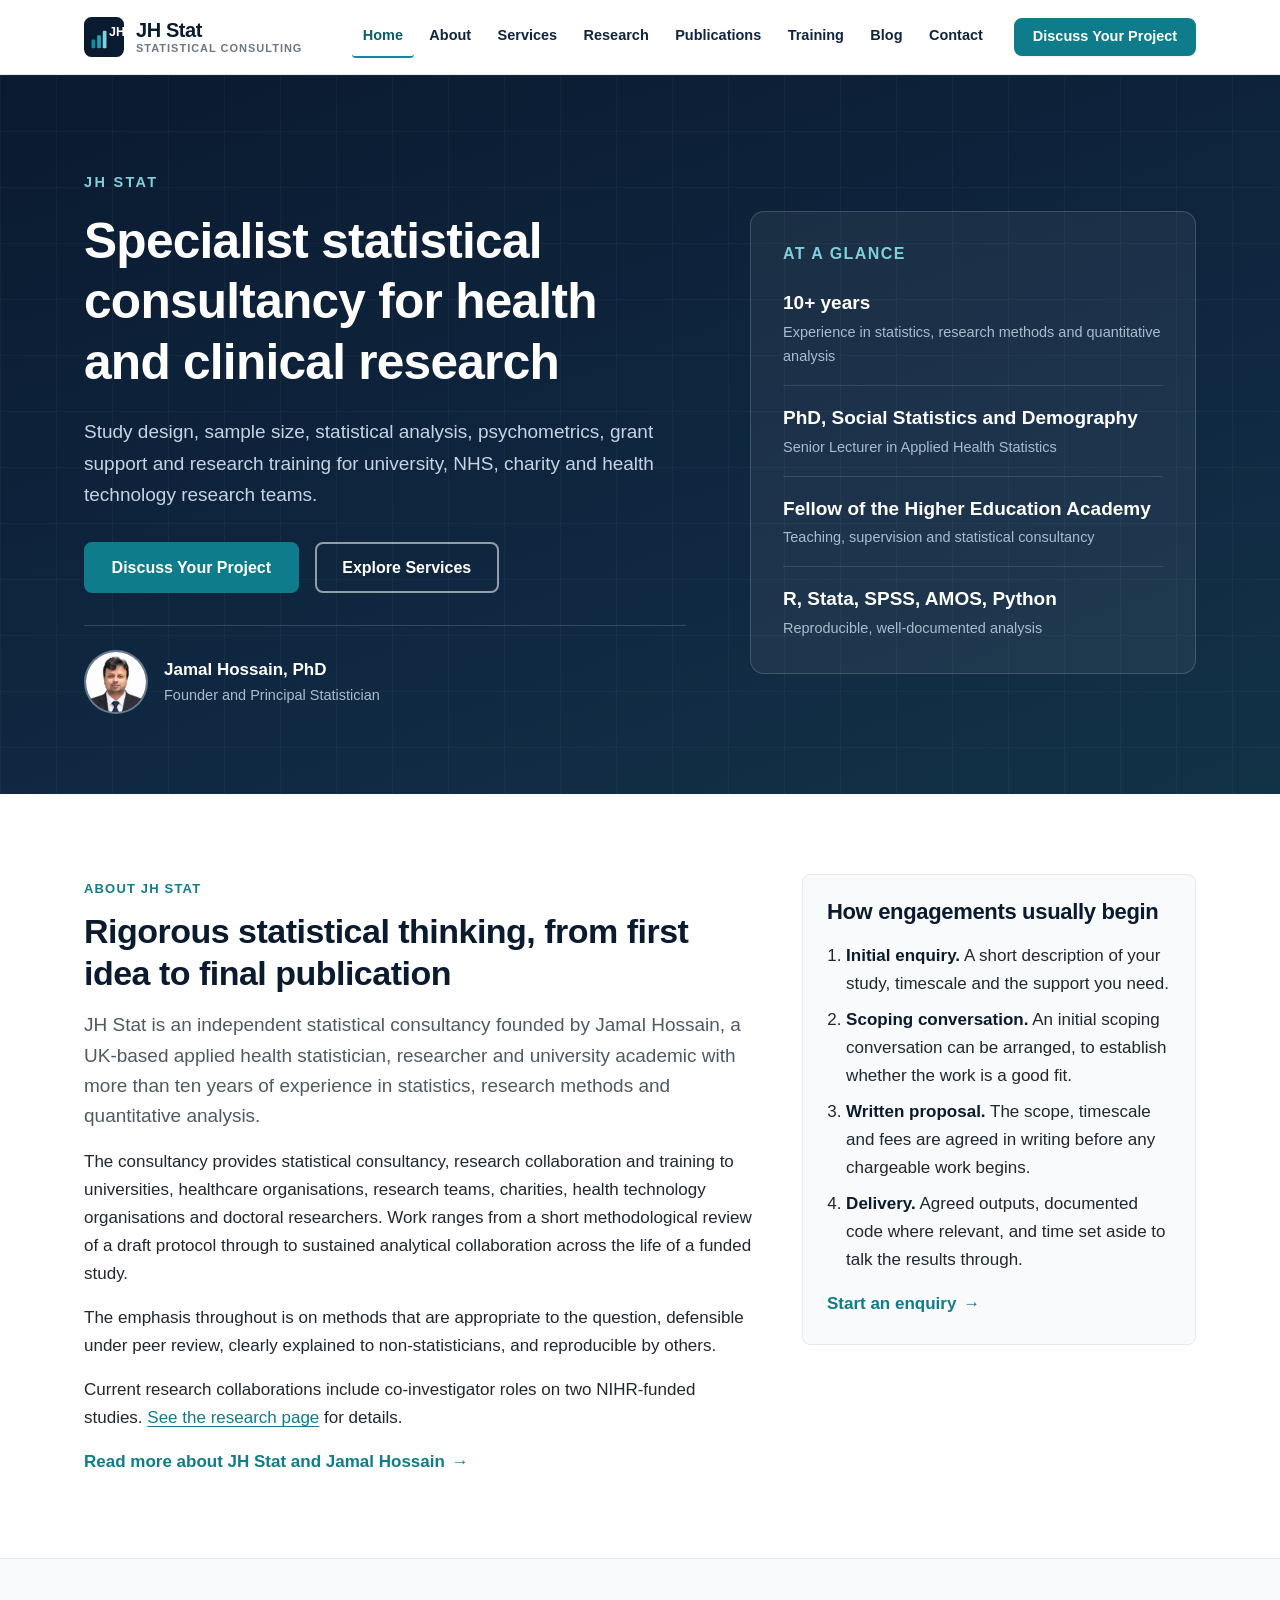
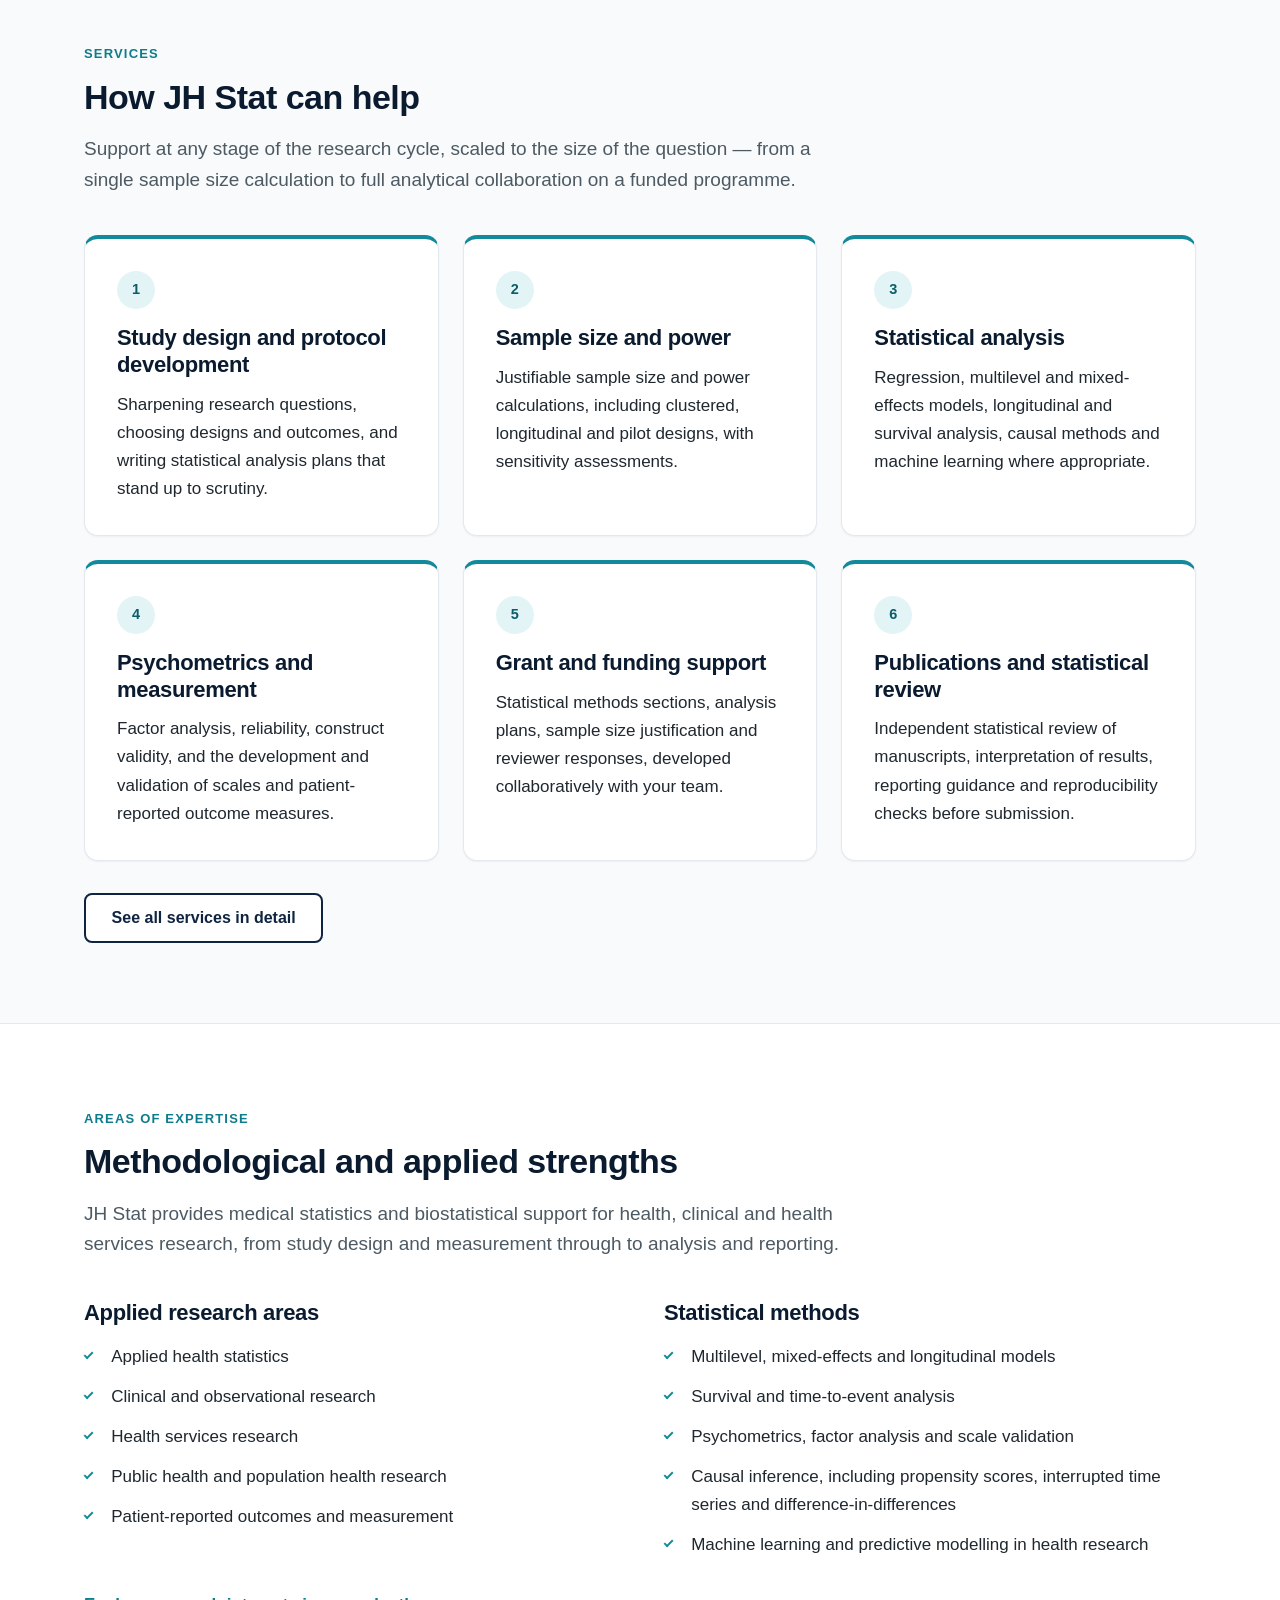
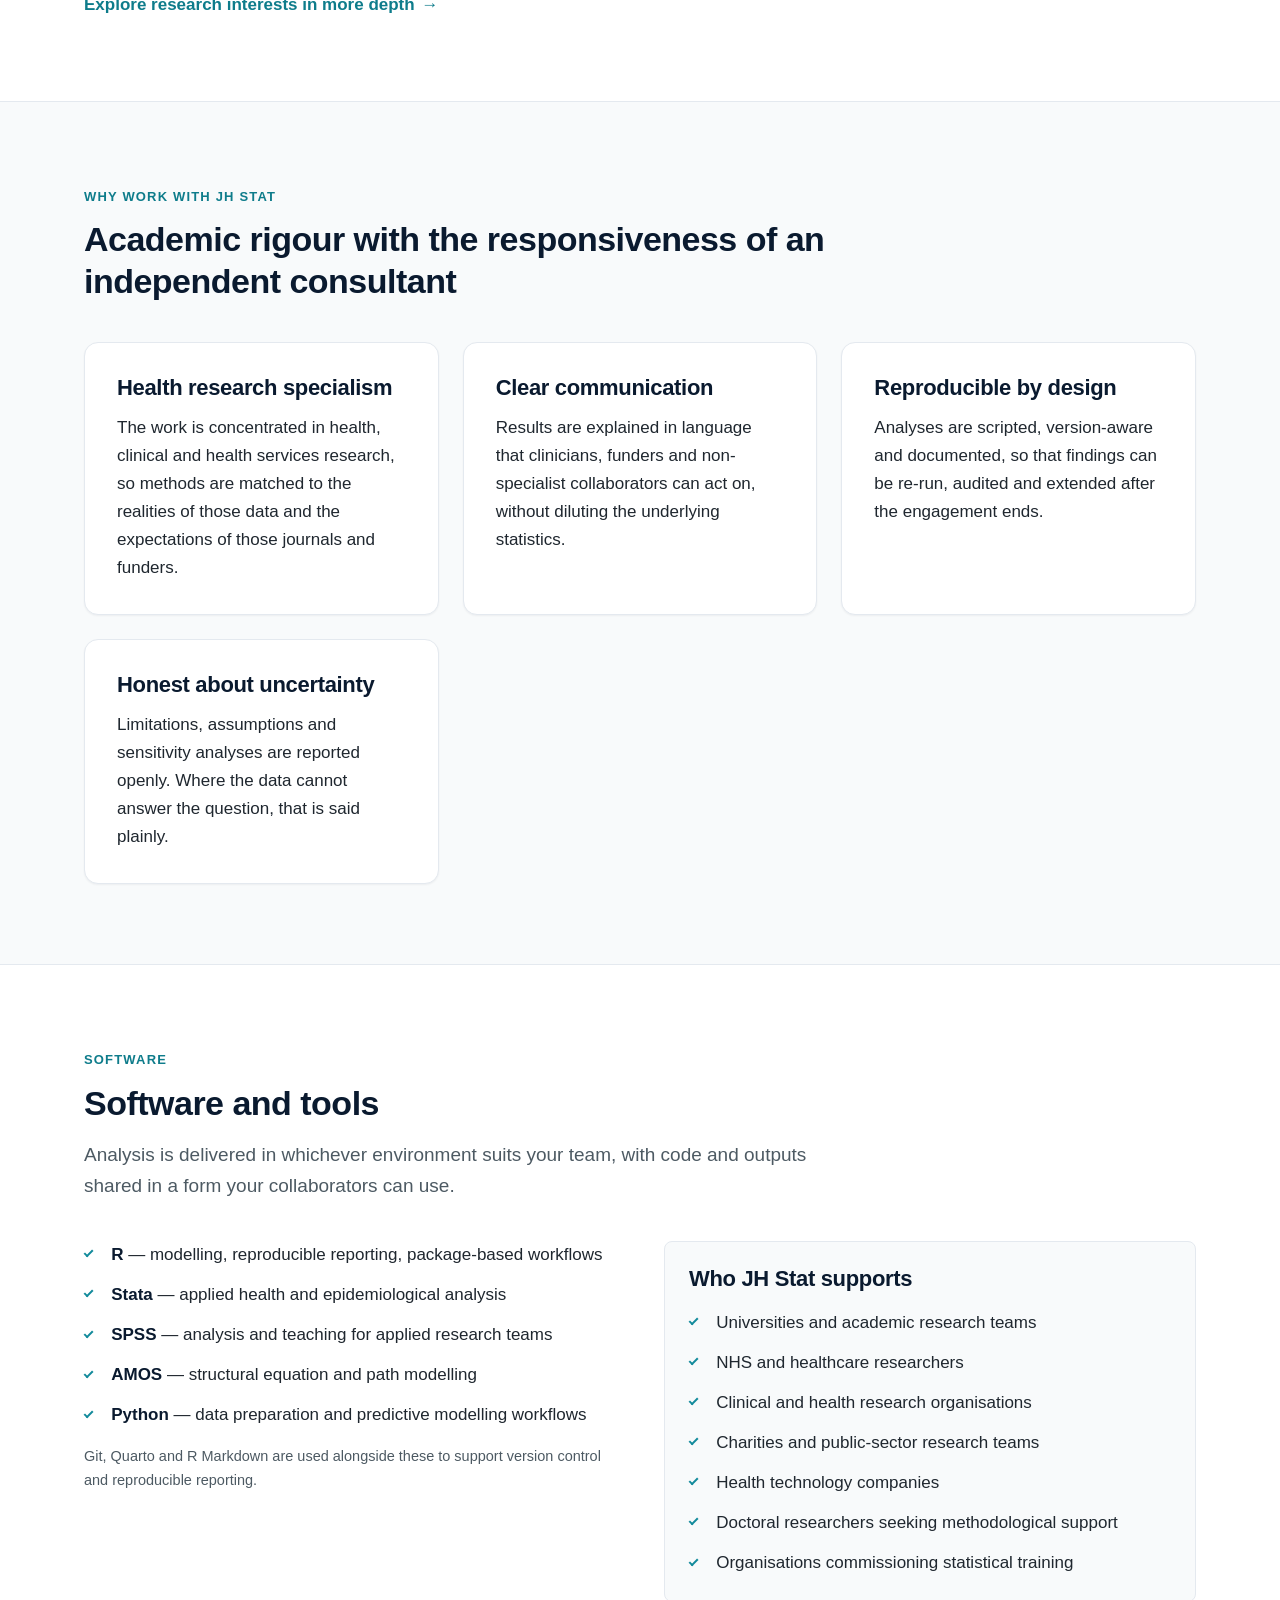
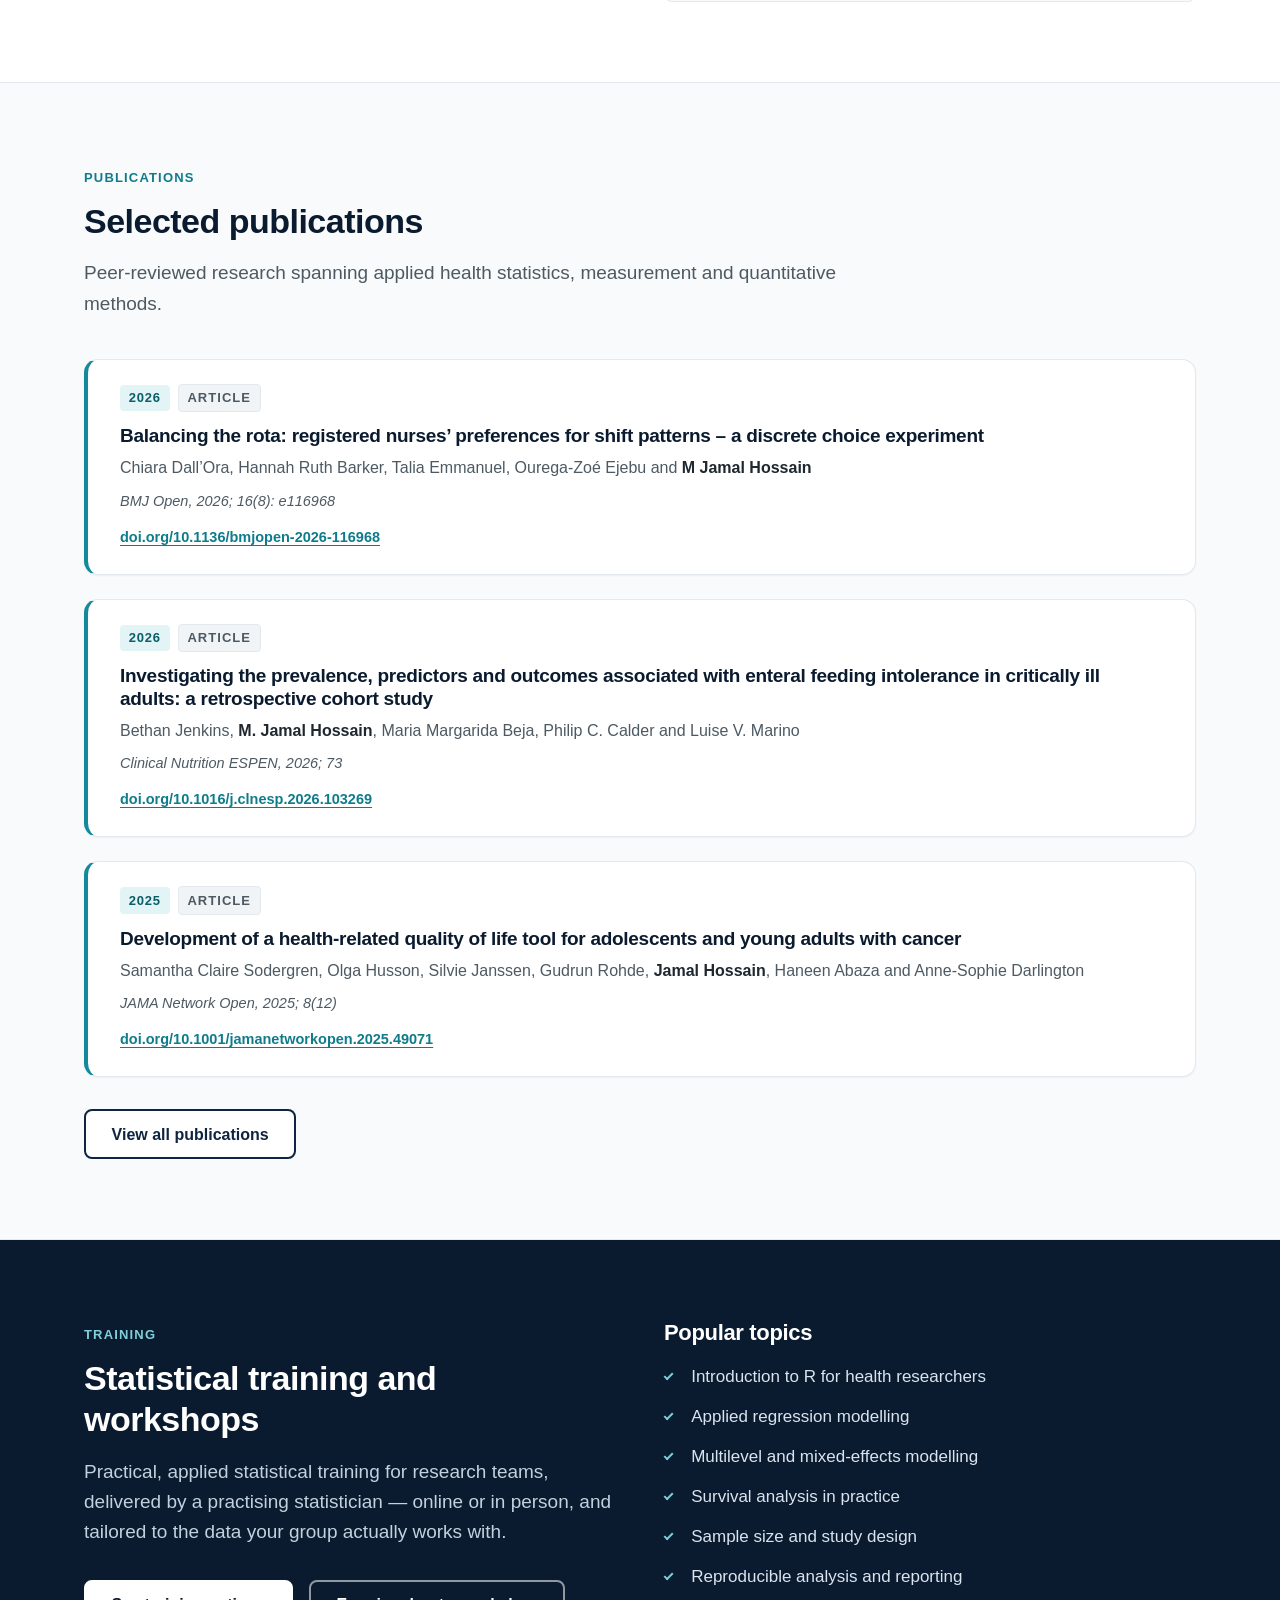
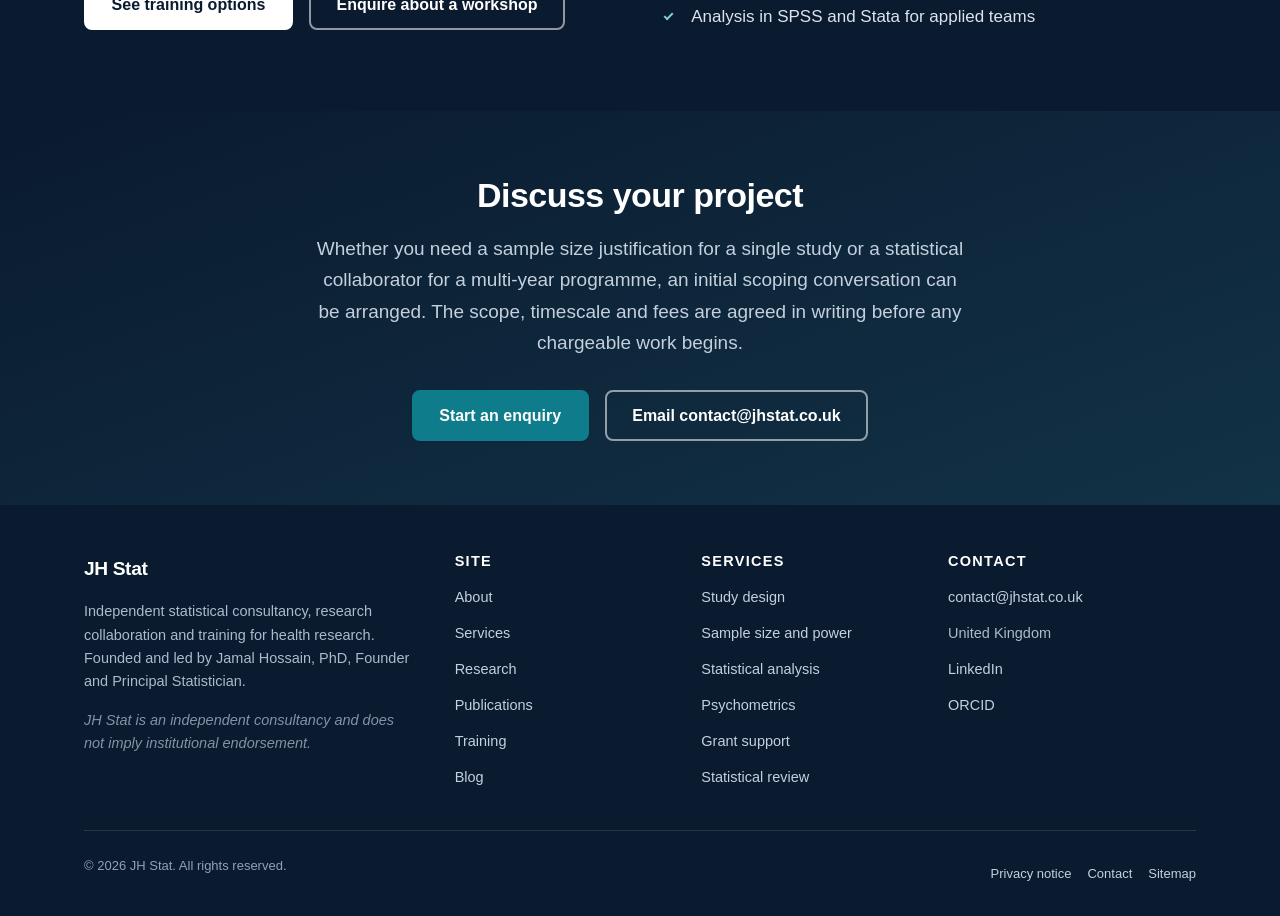
<file: index.html>
<!DOCTYPE html>
<html lang="en-GB">
<head>
  <meta charset="utf-8">
  <meta name="viewport" content="width=device-width, initial-scale=1">

  <!-- ===== SEO ===== -->
  <title>Statistical Consultancy for Health Research | JH Stat</title>
  <meta name="description" content="Independent statistical consultancy for health and clinical research: study design, sample size, analysis, psychometrics, grant support and research training.">
  <link rel="canonical" href="https://jhstat.co.uk/">
  <meta name="author" content="Jamal Hossain">
  <meta name="robots" content="index, follow">
  <meta name="theme-color" content="#0a1a2f">

  <!-- ===== Open Graph / social sharing ===== -->
  <meta property="og:type" content="website">
  <meta property="og:site_name" content="JH Stat">
  <meta property="og:locale" content="en_GB">
  <meta property="og:title" content="Statistical Consultancy for Health Research | JH Stat">
  <meta property="og:description" content="Independent statistical support for study design, grant applications, advanced analysis, psychometrics, publications and research training.">
  <meta property="og:url" content="https://jhstat.co.uk/">
  <meta property="og:image" content="https://jhstat.co.uk/images/og-image.png">
  <meta property="og:image:width" content="1200">
  <meta property="og:image:height" content="630">
  <meta property="og:image:alt" content="JH Stat — independent statistical consultancy for health and clinical research">
  <meta name="twitter:card" content="summary_large_image">
  <meta name="twitter:title" content="Statistical Consultancy for Health Research | JH Stat">
  <meta name="twitter:description" content="Independent statistical support for study design, grant applications, advanced analysis, psychometrics, publications and research training.">
  <meta name="twitter:image" content="https://jhstat.co.uk/images/og-image.png">

  <!-- ===== Icons and styles ===== -->
  <link rel="icon" href="favicon.svg" type="image/svg+xml">
  <!-- Marks the document as JavaScript-enabled before the stylesheet is applied, so the
       reveal-on-scroll animations never flash. Without JavaScript the CSS rule
       html:not(.js) .reveal keeps all content permanently visible. -->
  <script>document.documentElement.classList.add('js');</script>
  <link rel="stylesheet" href="css/style.css">

  <!-- ===== Structured data: ProfessionalService + Person ===== -->
  <script type="application/ld+json">
  {
    "@context": "https://schema.org",
    "@graph": [
      {
        "@type": "ProfessionalService",
        "@id": "https://jhstat.co.uk/#organisation",
        "name": "JH Stat",
        "alternateName": "JH Stat Statistical Consulting",
        "url": "https://jhstat.co.uk/",
        "description": "Independent statistical consultancy, research collaboration and training for health research, led by Jamal Hossain, PhD.",
        "email": "contact@jhstat.co.uk",
        "slogan": "Independent statistical consultancy for health and clinical research",
        "areaServed": {
          "@type": "Country",
          "name": "United Kingdom"
        },
        "address": {
          "@type": "PostalAddress",
          "addressCountry": "GB"
        },
        "founder": { "@id": "https://jhstat.co.uk/#jamal-hossain" },
        "knowsAbout": [
          "Applied health statistics",
          "Study design",
          "Sample size and power calculations",
          "Multilevel and mixed-effects modelling",
          "Longitudinal data analysis",
          "Survival analysis",
          "Psychometrics and measurement",
          "Causal inference",
          "Machine learning in health research",
          "Reproducible research"
        ],
        "serviceType": [
          "Statistical consultancy",
          "Study design and protocol development",
          "Sample size and power calculation",
          "Statistical analysis",
          "Psychometrics and scale validation",
          "Grant and funding support",
          "Statistical review of manuscripts",
          "Statistical training and workshops"
        ]
      },
      {
        "@type": "Person",
        "@id": "https://jhstat.co.uk/#jamal-hossain",
        "name": "Jamal Hossain",
        "honorificSuffix": "PhD",
        "jobTitle": "Founder and Principal Statistician",
        "description": "UK-based applied health statistician, researcher and university academic with more than ten years of experience in statistics, research methods and quantitative analysis.",
        "email": "jamal@jhstat.co.uk",
        "url": "https://jhstat.co.uk/about",
        "nationality": { "@type": "Country", "name": "United Kingdom" },
        "worksFor": { "@id": "https://jhstat.co.uk/#organisation" },
        "image": "https://jhstat.co.uk/images/jamal-hossain.jpg",
        "identifier": {
          "@type": "PropertyValue",
          "propertyID": "ORCID",
          "value": "https://orcid.org/0000-0002-2728-1055"
        },
        "sameAs": [
          "https://orcid.org/0000-0002-2728-1055",
          "https://www.linkedin.com/in/dr-jamal-hossain-fhea-47050071/",
          "https://scholar.google.com/citations?hl=en&user=kIWvuM8AAAAJ",
          "https://www.researchgate.net/profile/Md-Hossain-122"
        ]
      },
      {
        "@type": "WebSite",
        "@id": "https://jhstat.co.uk/#website",
        "url": "https://jhstat.co.uk/",
        "name": "JH Stat",
        "inLanguage": "en-GB",
        "publisher": { "@id": "https://jhstat.co.uk/#organisation" }
      }
    ]
  }
  </script>
</head>

<body>
  <a class="skip-link" href="#main">Skip to main content</a>

  <!-- ================= HEADER ================= -->
  <header class="site-header">
    <div class="container header-inner">

      <a class="brand" href="/" aria-label="JH Stat — home page">
        <svg class="brand__mark" viewBox="0 0 64 64" aria-hidden="true" focusable="false">
          <rect width="64" height="64" rx="12" fill="#0a1a2f"></rect>
          <rect x="12" y="36" width="6" height="14" rx="1.5" fill="#128a9b"></rect>
          <rect x="21" y="29" width="6" height="21" rx="1.5" fill="#1aa3b5"></rect>
          <rect x="30" y="22" width="6" height="28" rx="1.5" fill="#7fd0da"></rect>
          <text x="40" y="30" font-family="Segoe UI, Helvetica, Arial, sans-serif" font-size="20" font-weight="700" fill="#ffffff">JH</text>
        </svg>
        <span class="brand__text">
          <span class="brand__name">JH Stat</span>
          <span class="brand__strap">Statistical Consulting</span>
        </span>
      </a>

      <button class="nav-toggle" type="button" aria-expanded="false" aria-controls="primary-navigation">
        <span class="nav-toggle__bars" aria-hidden="true"></span>
        <span class="visually-hidden">Open main menu</span>
      </button>

      <nav class="nav" id="primary-navigation" aria-label="Primary">
        <ul class="nav__list">
          <li><a class="nav__link" href="/" aria-current="page">Home</a></li>
          <li><a class="nav__link" href="/about">About</a></li>
          <li><a class="nav__link" href="/services">Services</a></li>
          <li><a class="nav__link" href="/research">Research</a></li>
          <li><a class="nav__link" href="/publications">Publications</a></li>
          <li><a class="nav__link" href="/training">Training</a></li>
          <li><a class="nav__link" href="/blog">Blog</a></li>
          <li><a class="nav__link" href="/contact">Contact</a></li>
        </ul>
        <a class="btn btn--primary btn--small nav__cta" href="/contact">Discuss Your Project</a>
      </nav>

    </div>
  </header>

  <main id="main">

    <!-- ================= 1. HERO ================= -->
    <section class="hero">
      <div class="container">
        <div class="hero__grid">

          <div>
            <p class="hero__brandline">JH Stat</p>
            <h1>Specialist statistical consultancy for health and clinical research</h1>
            <p class="hero__text">
              Study design, sample size, statistical analysis, psychometrics, grant support and
              research training for university, NHS, charity and health technology research teams.
            </p>

            <div class="btn-group">
              <a class="btn btn--primary" href="/contact">Discuss Your Project</a>
              <a class="btn btn--ghost" href="/services">Explore Services</a>
            </div>

            <div class="hero__person">
              <!-- Above the fold: load eagerly and at high priority so it does not
                   delay the largest contentful paint. -->
              <img class="hero__avatar" src="images/jamal-hossain-avatar.jpg"
                   alt="Jamal Hossain, PhD, Founder and Principal Statistician at JH Stat"
                   width="320" height="320" loading="eager" fetchpriority="high" decoding="async">
              <div>
                <p class="hero__person-name">Jamal Hossain, PhD</p>
                <p class="hero__person-role">Founder and Principal Statistician</p>
              </div>
            </div>
          </div>

          <aside class="hero__panel">
            <h2>At a glance</h2>
            <ul class="hero__facts">
              <li>
                <b>10+ years</b>
                <span>Experience in statistics, research methods and quantitative analysis</span>
              </li>
              <li>
                <b>PhD, Social Statistics and Demography</b>
                <span>Senior Lecturer in Applied Health Statistics</span>
              </li>
              <li>
                <b>Fellow of the Higher Education Academy</b>
                <span>Teaching, supervision and statistical consultancy</span>
              </li>
              <li>
                <b>R, Stata, SPSS, AMOS, Python</b>
                <span>Reproducible, well-documented analysis</span>
              </li>
            </ul>
          </aside>

        </div>
      </div>
    </section>

    <!-- ================= 2. INTRODUCTION ================= -->
    <section class="section" aria-labelledby="intro-heading">
      <div class="container">
        <div class="grid grid--sidebar">

          <div class="reveal">
            <p class="eyebrow">About JH Stat</p>
            <h2 id="intro-heading">Rigorous statistical thinking, from first idea to final publication</h2>
            <p class="lead">
              JH Stat is an independent statistical consultancy founded by Jamal Hossain, a UK-based
              applied health statistician, researcher and university academic with more than ten
              years of experience in statistics, research methods and quantitative analysis.
            </p>
            <p>
              The consultancy provides statistical consultancy, research collaboration and training
              to universities, healthcare organisations, research teams, charities, health technology
              organisations and doctoral researchers. Work ranges from a short methodological review
              of a draft protocol through to sustained analytical collaboration across the life of a
              funded study.
            </p>
            <p>
              The emphasis throughout is on methods that are appropriate to the question, defensible
              under peer review, clearly explained to non-statisticians, and reproducible by others.
            </p>
            <p>
              Current research collaborations include co-investigator roles on two NIHR-funded
              studies. <a href="/research">See the research page</a> for details.
            </p>
            <p>
              <a class="link-arrow" href="/about">Read more about JH Stat and Jamal Hossain</a>
            </p>
          </div>

          <div class="panel reveal">
            <h3>How engagements usually begin</h3>
            <ol class="list-tight">
              <li><strong>Initial enquiry.</strong> A short description of your study, timescale and the support you need.</li>
              <li><strong>Scoping conversation.</strong> An initial scoping conversation can be arranged, to establish whether the work is a good fit.</li>
              <li><strong>Written proposal.</strong> The scope, timescale and fees are agreed in writing before any chargeable work begins.</li>
              <li><strong>Delivery.</strong> Agreed outputs, documented code where relevant, and time set aside to talk the results through.</li>
            </ol>
            <p class="mt-4">
              <a class="link-arrow" href="/contact">Start an enquiry</a>
            </p>
          </div>

        </div>
      </div>
    </section>

    <!-- ================= 3. MAIN SERVICES ================= -->
    <section class="section section--alt" aria-labelledby="services-heading">
      <div class="container">

        <div class="section-head">
          <p class="eyebrow">Services</p>
          <h2 id="services-heading">How JH Stat can help</h2>
          <p class="lead">
            Support at any stage of the research cycle, scaled to the size of the question — from a
            single sample size calculation to full analytical collaboration on a funded programme.
          </p>
        </div>

        <div class="grid grid--3">

          <article class="card card--hover card--accent reveal">
            <span class="card__number" aria-hidden="true">1</span>
            <h3>Study design and protocol development</h3>
            <p>Sharpening research questions, choosing designs and outcomes, and writing statistical analysis plans that stand up to scrutiny.</p>
          </article>

          <article class="card card--hover card--accent reveal">
            <span class="card__number" aria-hidden="true">2</span>
            <h3>Sample size and power</h3>
            <p>Justifiable sample size and power calculations, including clustered, longitudinal and pilot designs, with sensitivity assessments.</p>
          </article>

          <article class="card card--hover card--accent reveal">
            <span class="card__number" aria-hidden="true">3</span>
            <h3>Statistical analysis</h3>
            <p>Regression, multilevel and mixed-effects models, longitudinal and survival analysis, causal methods and machine learning where appropriate.</p>
          </article>

          <article class="card card--hover card--accent reveal">
            <span class="card__number" aria-hidden="true">4</span>
            <h3>Psychometrics and measurement</h3>
            <p>Factor analysis, reliability, construct validity, and the development and validation of scales and patient-reported outcome measures.</p>
          </article>

          <article class="card card--hover card--accent reveal">
            <span class="card__number" aria-hidden="true">5</span>
            <h3>Grant and funding support</h3>
            <p>Statistical methods sections, analysis plans, sample size justification and reviewer responses, developed collaboratively with your team.</p>
          </article>

          <article class="card card--hover card--accent reveal">
            <span class="card__number" aria-hidden="true">6</span>
            <h3>Publications and statistical review</h3>
            <p>Independent statistical review of manuscripts, interpretation of results, reporting guidance and reproducibility checks before submission.</p>
          </article>

        </div>

        <div class="btn-group">
          <a class="btn btn--secondary" href="/services">See all services in detail</a>
        </div>

      </div>
    </section>

    <!-- ================= 4. AREAS OF EXPERTISE ================= -->
    <section class="section" aria-labelledby="expertise-heading">
      <div class="container">

        <div class="section-head">
          <p class="eyebrow">Areas of expertise</p>
          <h2 id="expertise-heading">Methodological and applied strengths</h2>
          <p class="lead">
            JH Stat provides medical statistics and biostatistical support for health, clinical and
            health services research, from study design and measurement through to analysis and
            reporting.
          </p>
        </div>

        <div class="grid grid--split">
          <div class="reveal">
            <h3>Applied research areas</h3>
            <ul class="tick-list">
              <li>Applied health statistics</li>
              <li>Clinical and observational research</li>
              <li>Health services research</li>
              <li>Public health and population health research</li>
              <li>Patient-reported outcomes and measurement</li>
            </ul>
          </div>

          <div class="reveal">
            <h3>Statistical methods</h3>
            <ul class="tick-list">
              <li>Multilevel, mixed-effects and longitudinal models</li>
              <li>Survival and time-to-event analysis</li>
              <li>Psychometrics, factor analysis and scale validation</li>
              <li>Causal inference, including propensity scores, interrupted time series and difference-in-differences</li>
              <li>Machine learning and predictive modelling in health research</li>
            </ul>
          </div>
        </div>

        <p class="mt-6">
          <a class="link-arrow" href="/research">Explore research interests in more depth</a>
        </p>

      </div>
    </section>

    <!-- The "Who JH Stat supports" list now sits alongside the software panel further
         down the page, so that the audience is answered once rather than twice. -->

    <!-- ================= 5. WHY WORK WITH JH STAT ================= -->
    <section class="section section--alt" aria-labelledby="why-heading">
      <div class="container">

        <div class="section-head">
          <p class="eyebrow">Why work with JH Stat</p>
          <h2 id="why-heading">Academic rigour with the responsiveness of an independent consultant</h2>
        </div>

        <div class="grid grid--3">

          <article class="card reveal">
            <h3>Health research specialism</h3>
            <p>The work is concentrated in health, clinical and health services research, so methods are matched to the realities of those data and the expectations of those journals and funders.</p>
          </article>

          <article class="card reveal">
            <h3>Clear communication</h3>
            <p>Results are explained in language that clinicians, funders and non-specialist collaborators can act on, without diluting the underlying statistics.</p>
          </article>

          <article class="card reveal">
            <h3>Reproducible by design</h3>
            <p>Analyses are scripted, version-aware and documented, so that findings can be re-run, audited and extended after the engagement ends.</p>
          </article>

          <article class="card reveal">
            <h3>Honest about uncertainty</h3>
            <p>Limitations, assumptions and sensitivity analyses are reported openly. Where the data cannot answer the question, that is said plainly.</p>
          </article>

        </div>

      </div>
    </section>

    <!-- ================= 7. SELECTED EXPERIENCE ================= -->
    <section class="section" aria-labelledby="experience-heading">
      <div class="container">

        <div class="section-head">
          <p class="eyebrow">Software</p>
          <h2 id="experience-heading">Software and tools</h2>
          <p class="lead">
            Analysis is delivered in whichever environment suits your team, with code and outputs
            shared in a form your collaborators can use.
          </p>
        </div>

        <div class="grid grid--split">
          <div class="reveal">
            <ul class="tick-list">
              <li><strong>R</strong> — modelling, reproducible reporting, package-based workflows</li>
              <li><strong>Stata</strong> — applied health and epidemiological analysis</li>
              <li><strong>SPSS</strong> — analysis and teaching for applied research teams</li>
              <li><strong>AMOS</strong> — structural equation and path modelling</li>
              <li><strong>Python</strong> — data preparation and predictive modelling workflows</li>
            </ul>
            <p class="small mt-4 mb-0">
              Git, Quarto and R Markdown are used alongside these to support version control and
              reproducible reporting.
            </p>
          </div>

          <div class="panel reveal">
            <h3>Who JH Stat supports</h3>
            <ul class="tick-list">
              <li>Universities and academic research teams</li>
              <li>NHS and healthcare researchers</li>
              <li>Clinical and health research organisations</li>
              <li>Charities and public-sector research teams</li>
              <li>Health technology companies</li>
              <li>Doctoral researchers seeking methodological support</li>
              <li>Organisations commissioning statistical training</li>
            </ul>
          </div>
        </div>

      </div>
    </section>

    <!-- ================= 8. SELECTED PUBLICATIONS ================= -->
    <section class="section section--alt" aria-labelledby="publications-heading">
      <div class="container">

        <div class="section-head">
          <p class="eyebrow">Publications</p>
          <h2 id="publications-heading">Selected publications</h2>
          <p class="lead">
            Peer-reviewed research spanning applied health statistics, measurement and quantitative
            methods.
          </p>
        </div>

        <!--
          Three recent publications. The authoritative, complete list lives in
          publications.html — when adding a paper there, update this selection too so the
          two pages do not drift apart.
        -->
        <ul class="pub-list reveal">

          <li class="pub">
            <p class="pub__badges">
              <span class="pub__year">2026</span>
              <span class="pub__type">Article</span>
            </p>
            <h3 class="pub__title">
              <a href="https://doi.org/10.1136/bmjopen-2026-116968" target="_blank" rel="noopener noreferrer">Balancing the rota: registered nurses&rsquo; preferences for shift patterns &ndash; a discrete choice experiment</a>
            </h3>
            <p class="pub__authors">Chiara Dall&rsquo;Ora, Hannah Ruth Barker, Talia Emmanuel, Ourega-Zo&eacute; Ejebu and <strong class="pub__me">M Jamal Hossain</strong></p>
            <p class="pub__meta">BMJ Open, 2026; 16(8): e116968</p>
            <p class="pub__links">
              <a href="https://doi.org/10.1136/bmjopen-2026-116968" target="_blank" rel="noopener noreferrer">doi.org/10.1136/bmjopen-2026-116968</a>
            </p>
          </li>

          <li class="pub">
            <p class="pub__badges">
              <span class="pub__year">2026</span>
              <span class="pub__type">Article</span>
            </p>
            <h3 class="pub__title">
              <a href="https://doi.org/10.1016/j.clnesp.2026.103269" target="_blank" rel="noopener noreferrer">Investigating the prevalence, predictors and outcomes associated with enteral feeding intolerance in critically ill adults: a retrospective cohort study</a>
            </h3>
            <p class="pub__authors">Bethan Jenkins, <strong class="pub__me">M. Jamal Hossain</strong>, Maria Margarida Beja, Philip C. Calder and Luise V. Marino</p>
            <p class="pub__meta">Clinical Nutrition ESPEN, 2026; 73</p>
            <p class="pub__links">
              <a href="https://doi.org/10.1016/j.clnesp.2026.103269" target="_blank" rel="noopener noreferrer">doi.org/10.1016/j.clnesp.2026.103269</a>
            </p>
          </li>

          <li class="pub">
            <p class="pub__badges">
              <span class="pub__year">2025</span>
              <span class="pub__type">Article</span>
            </p>
            <h3 class="pub__title">
              <a href="https://doi.org/10.1001/jamanetworkopen.2025.49071" target="_blank" rel="noopener noreferrer">Development of a health-related quality of life tool for adolescents and young adults with cancer</a>
            </h3>
            <p class="pub__authors">Samantha Claire Sodergren, Olga Husson, Silvie Janssen, Gudrun Rohde, <strong class="pub__me">Jamal Hossain</strong>, Haneen Abaza and Anne-Sophie Darlington</p>
            <p class="pub__meta">JAMA Network Open, 2025; 8(12)</p>
            <p class="pub__links">
              <a href="https://doi.org/10.1001/jamanetworkopen.2025.49071" target="_blank" rel="noopener noreferrer">doi.org/10.1001/jamanetworkopen.2025.49071</a>
            </p>
          </li>

        </ul>

        <div class="btn-group">
          <a class="btn btn--secondary" href="/publications">View all publications</a>
        </div>

      </div>
    </section>

    <!-- ================= 9. TRAINING AND WORKSHOPS ================= -->
    <section class="section section--navy" aria-labelledby="training-heading">
      <div class="container">

        <div class="grid grid--split">
          <div>
            <p class="eyebrow">Training</p>
            <h2 id="training-heading">Statistical training and workshops</h2>
            <p class="lead">
              Practical, applied statistical training for research teams, delivered by a practising
              statistician — online or in person, and tailored to the data your group actually
              works with.
            </p>
            <div class="btn-group">
              <a class="btn btn--light" href="/training">See training options</a>
              <a class="btn btn--ghost" href="/contact">Enquire about a workshop</a>
            </div>
          </div>

          <div>
            <h3>Popular topics</h3>
            <ul class="tick-list">
              <li>Introduction to R for health researchers</li>
              <li>Applied regression modelling</li>
              <li>Multilevel and mixed-effects modelling</li>
              <li>Survival analysis in practice</li>
              <li>Sample size and study design</li>
              <li>Reproducible analysis and reporting</li>
              <li>Analysis in SPSS and Stata for applied teams</li>
            </ul>
          </div>
        </div>

      </div>
    </section>

    <!-- ================= 10. CONTACT CALL TO ACTION ================= -->
    <section class="cta" aria-labelledby="cta-heading">
      <div class="container">
        <h2 id="cta-heading">Discuss your project</h2>
        <p>
          Whether you need a sample size justification for a single study or a statistical
          collaborator for a multi-year programme, an initial scoping conversation can be
          arranged. The scope, timescale and fees are agreed in writing before any chargeable
          work begins.
        </p>
        <div class="btn-group btn-group--centred">
          <a class="btn btn--primary" href="/contact">Start an enquiry</a>
          <a class="btn btn--ghost" href="mailto:contact@jhstat.co.uk">Email contact@jhstat.co.uk</a>
        </div>
      </div>
    </section>

  </main>

  <!-- ================= FOOTER ================= -->
  <footer class="site-footer">
    <div class="container">

      <div class="footer-grid">

        <div class="footer-brand">
          <span class="brand__name">JH Stat</span>
          <p>
            Independent statistical consultancy, research collaboration and training for health
            research. Founded and led by Jamal Hossain, PhD, Founder and Principal Statistician.
          </p>
          <p class="footer-independence">
            JH Stat is an independent consultancy and does not imply institutional endorsement.
          </p>
        </div>

        <div>
          <h2>Site</h2>
          <ul class="footer-list">
            <li><a href="/about">About</a></li>
            <li><a href="/services">Services</a></li>
            <li><a href="/research">Research</a></li>
            <li><a href="/publications">Publications</a></li>
            <li><a href="/training">Training</a></li>
            <li><a href="/blog">Blog</a></li>
          </ul>
        </div>

        <div>
          <h2>Services</h2>
          <ul class="footer-list">
            <li><a href="/services#study-design">Study design</a></li>
            <li><a href="/services#sample-size">Sample size and power</a></li>
            <li><a href="/services#analysis">Statistical analysis</a></li>
            <li><a href="/services#psychometrics">Psychometrics</a></li>
            <li><a href="/services#grants">Grant support</a></li>
            <li><a href="/services#review">Statistical review</a></li>
          </ul>
        </div>

        <div>
          <h2>Contact</h2>
          <ul class="footer-list">
            <li><a href="mailto:contact@jhstat.co.uk">contact@jhstat.co.uk</a></li>
            <li>United Kingdom</li>
            <li><a href="https://www.linkedin.com/in/dr-jamal-hossain-fhea-47050071/" rel="noopener">LinkedIn</a></li>
            <li><a href="https://orcid.org/0000-0002-2728-1055" rel="noopener">ORCID</a></li>
          </ul>
        </div>

      </div>

      <div class="footer-bottom">
        <p>&copy; <span data-current-year>2026</span> JH Stat. All rights reserved.</p>
        <ul>
          <li><a href="/privacy">Privacy notice</a></li>
          <li><a href="/contact">Contact</a></li>
          <li><a href="sitemap.xml">Sitemap</a></li>
        </ul>
      </div>

    </div>
  </footer>

  <script src="js/script.js" defer></script>
</body>
</html>
</file>
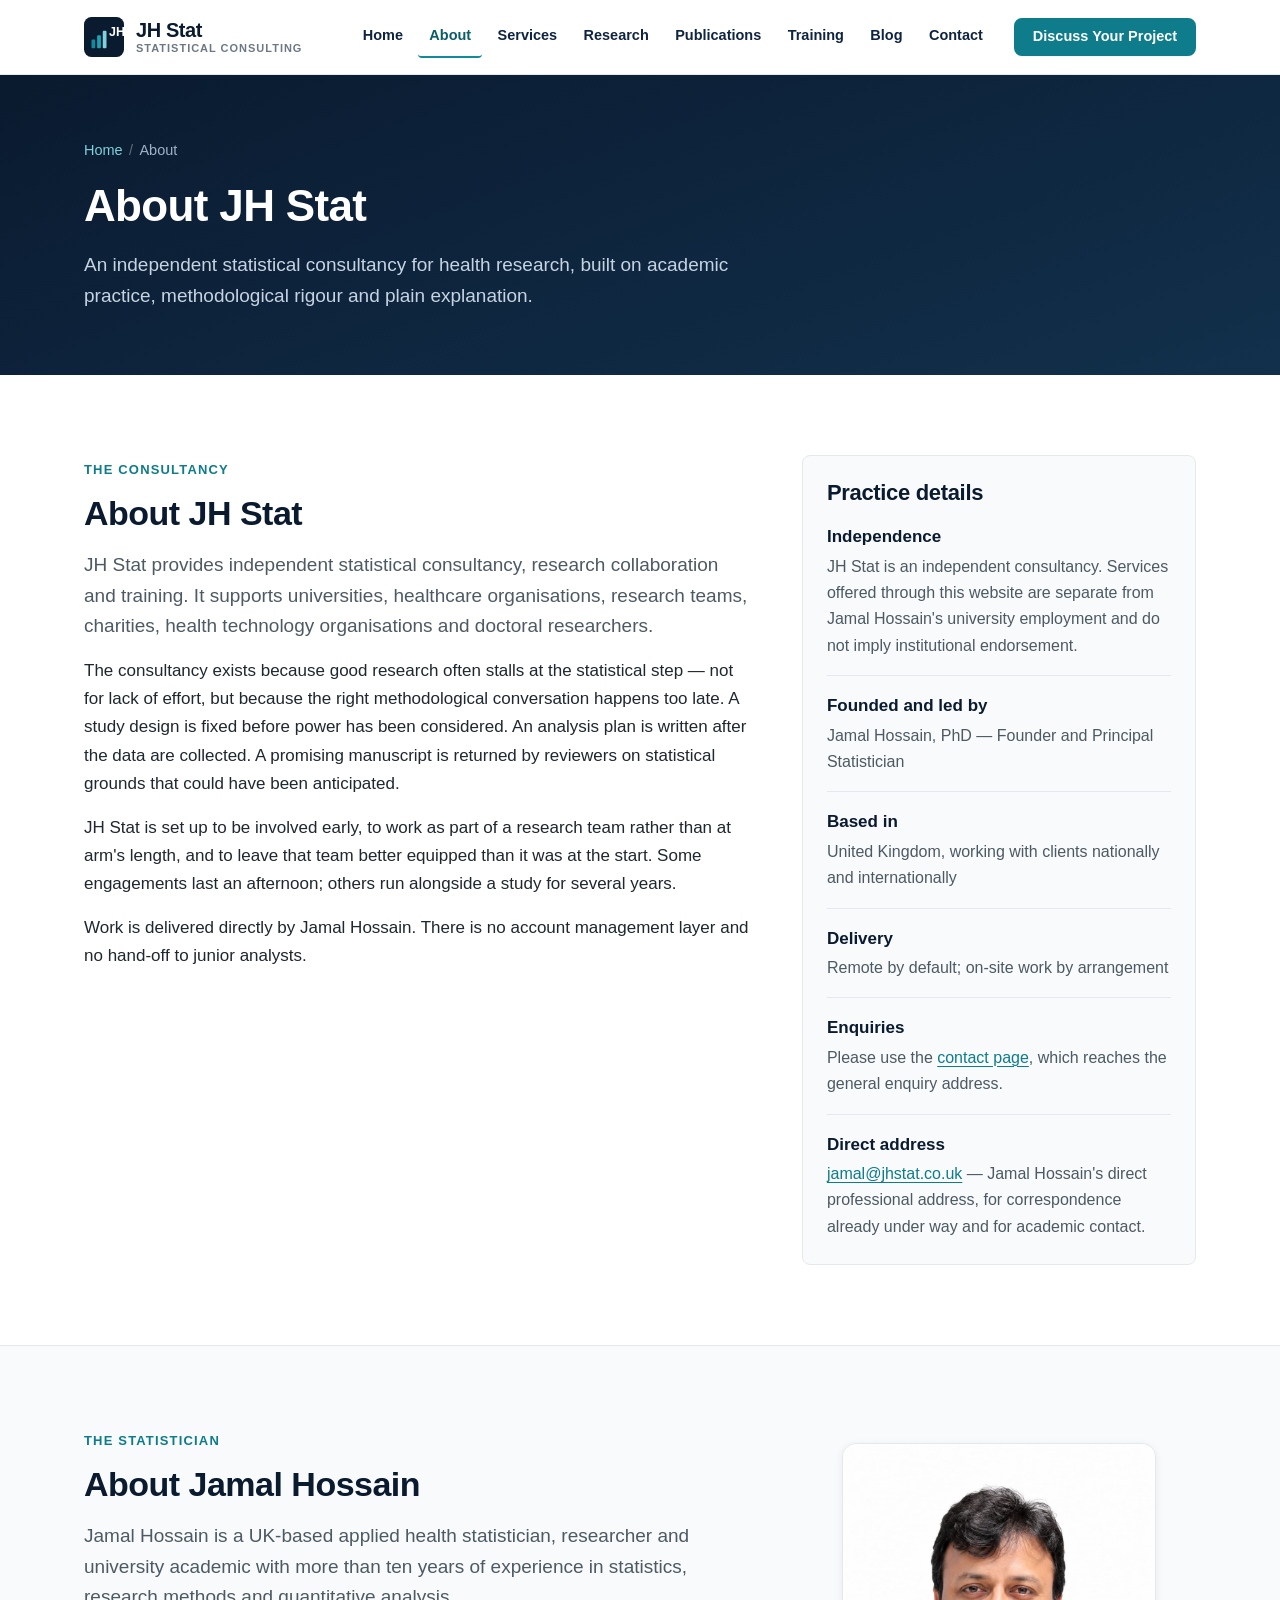
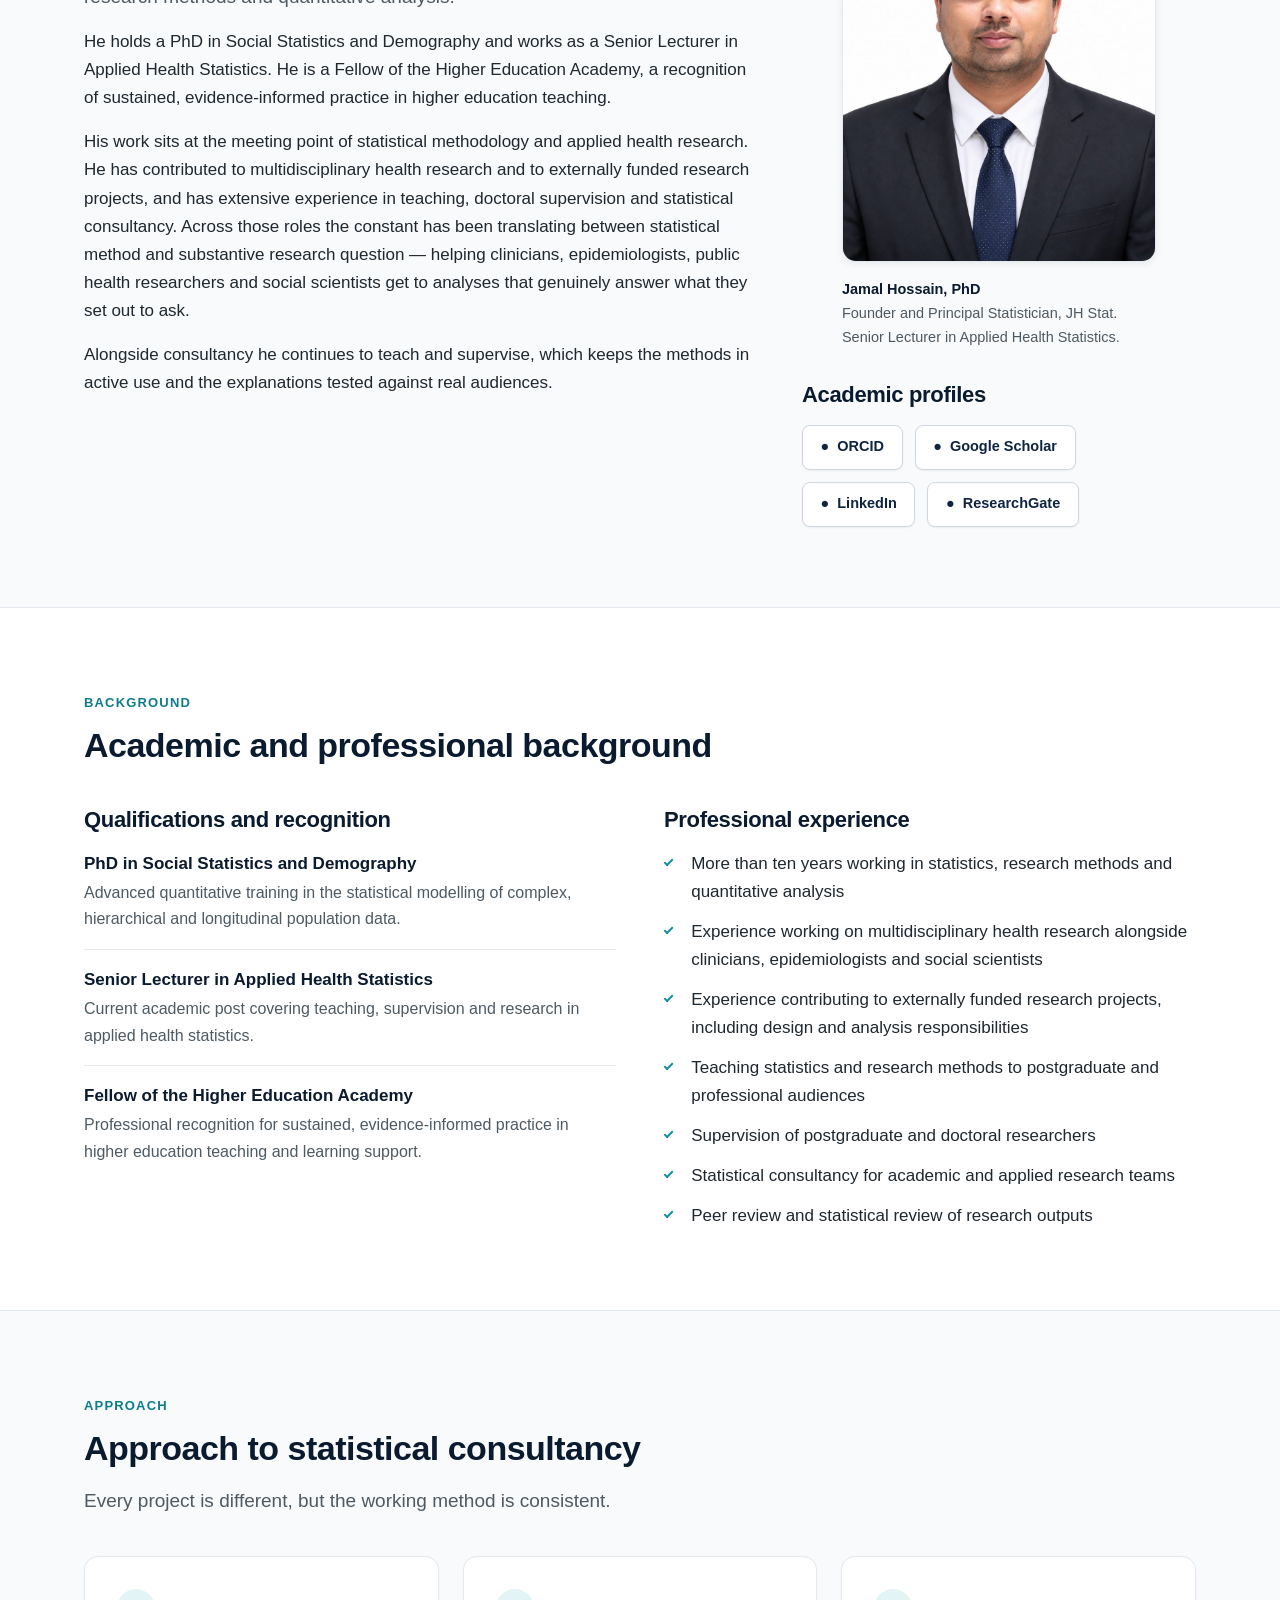
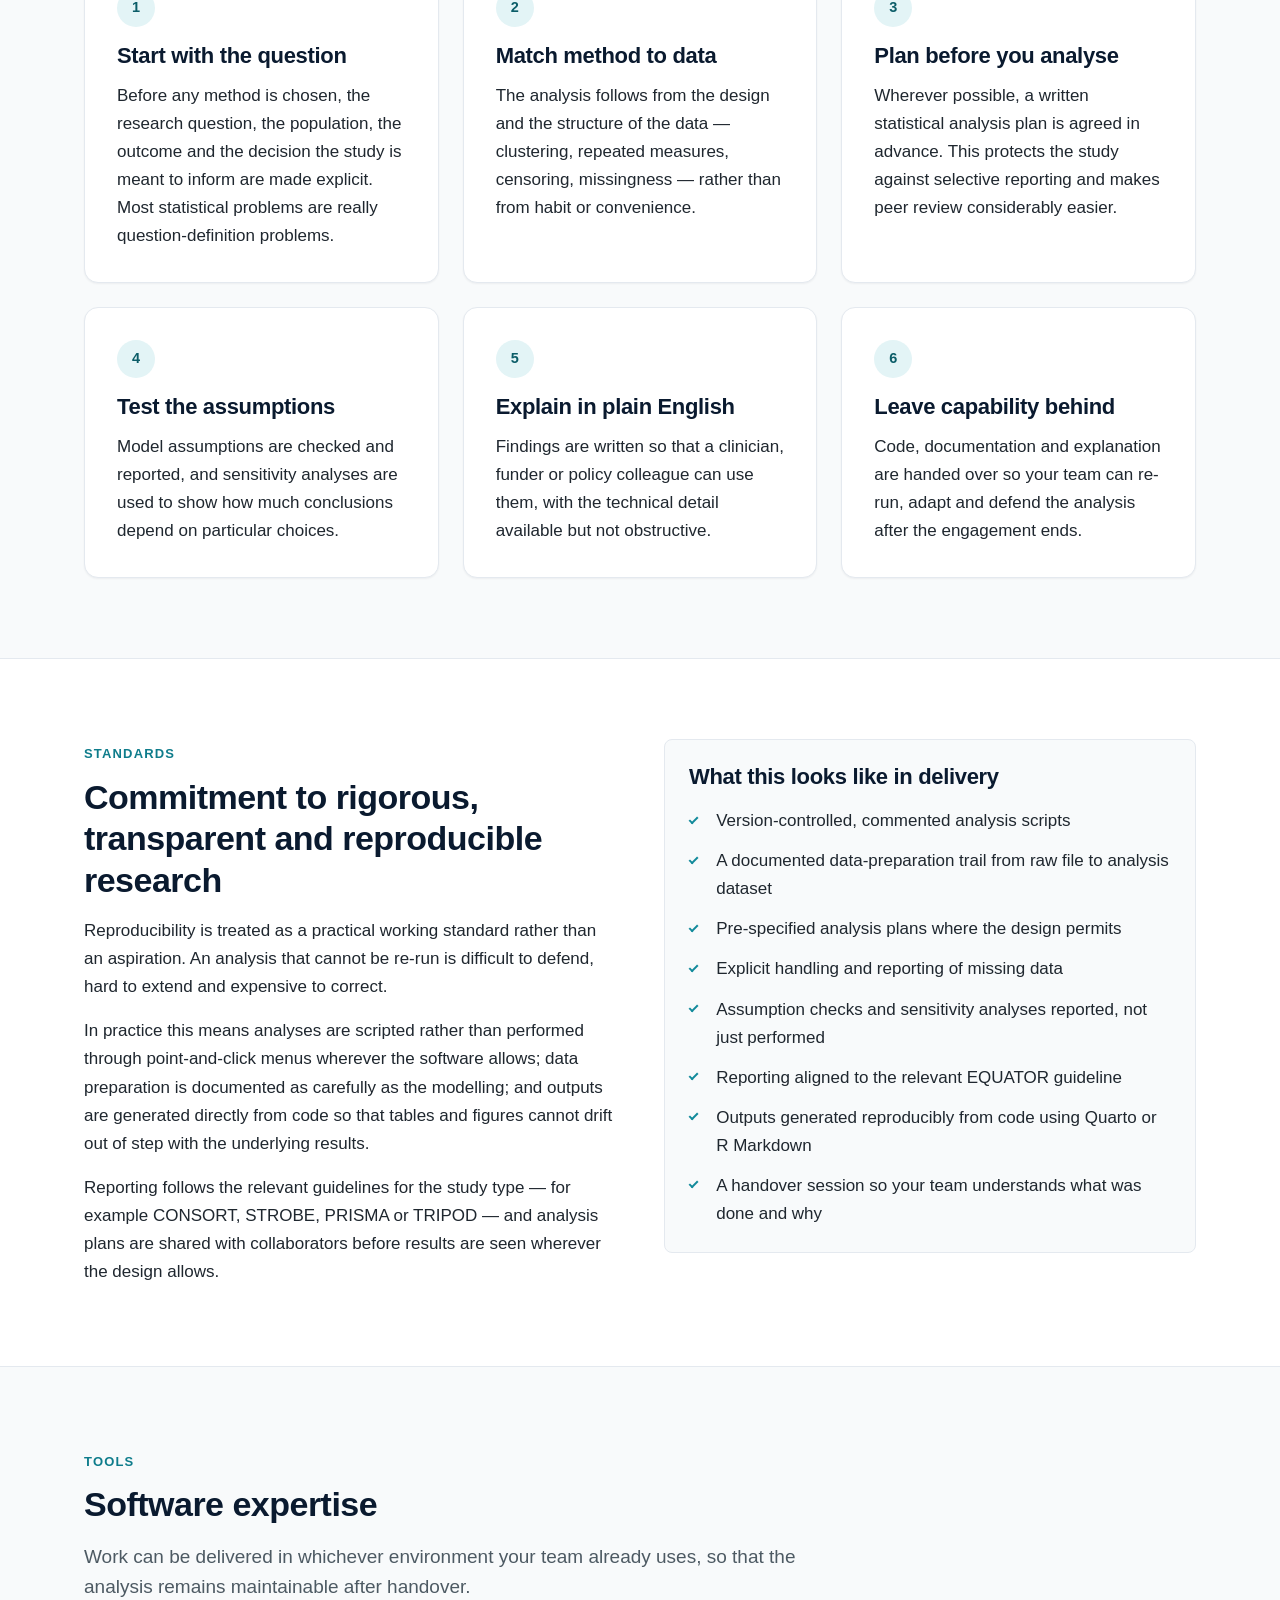
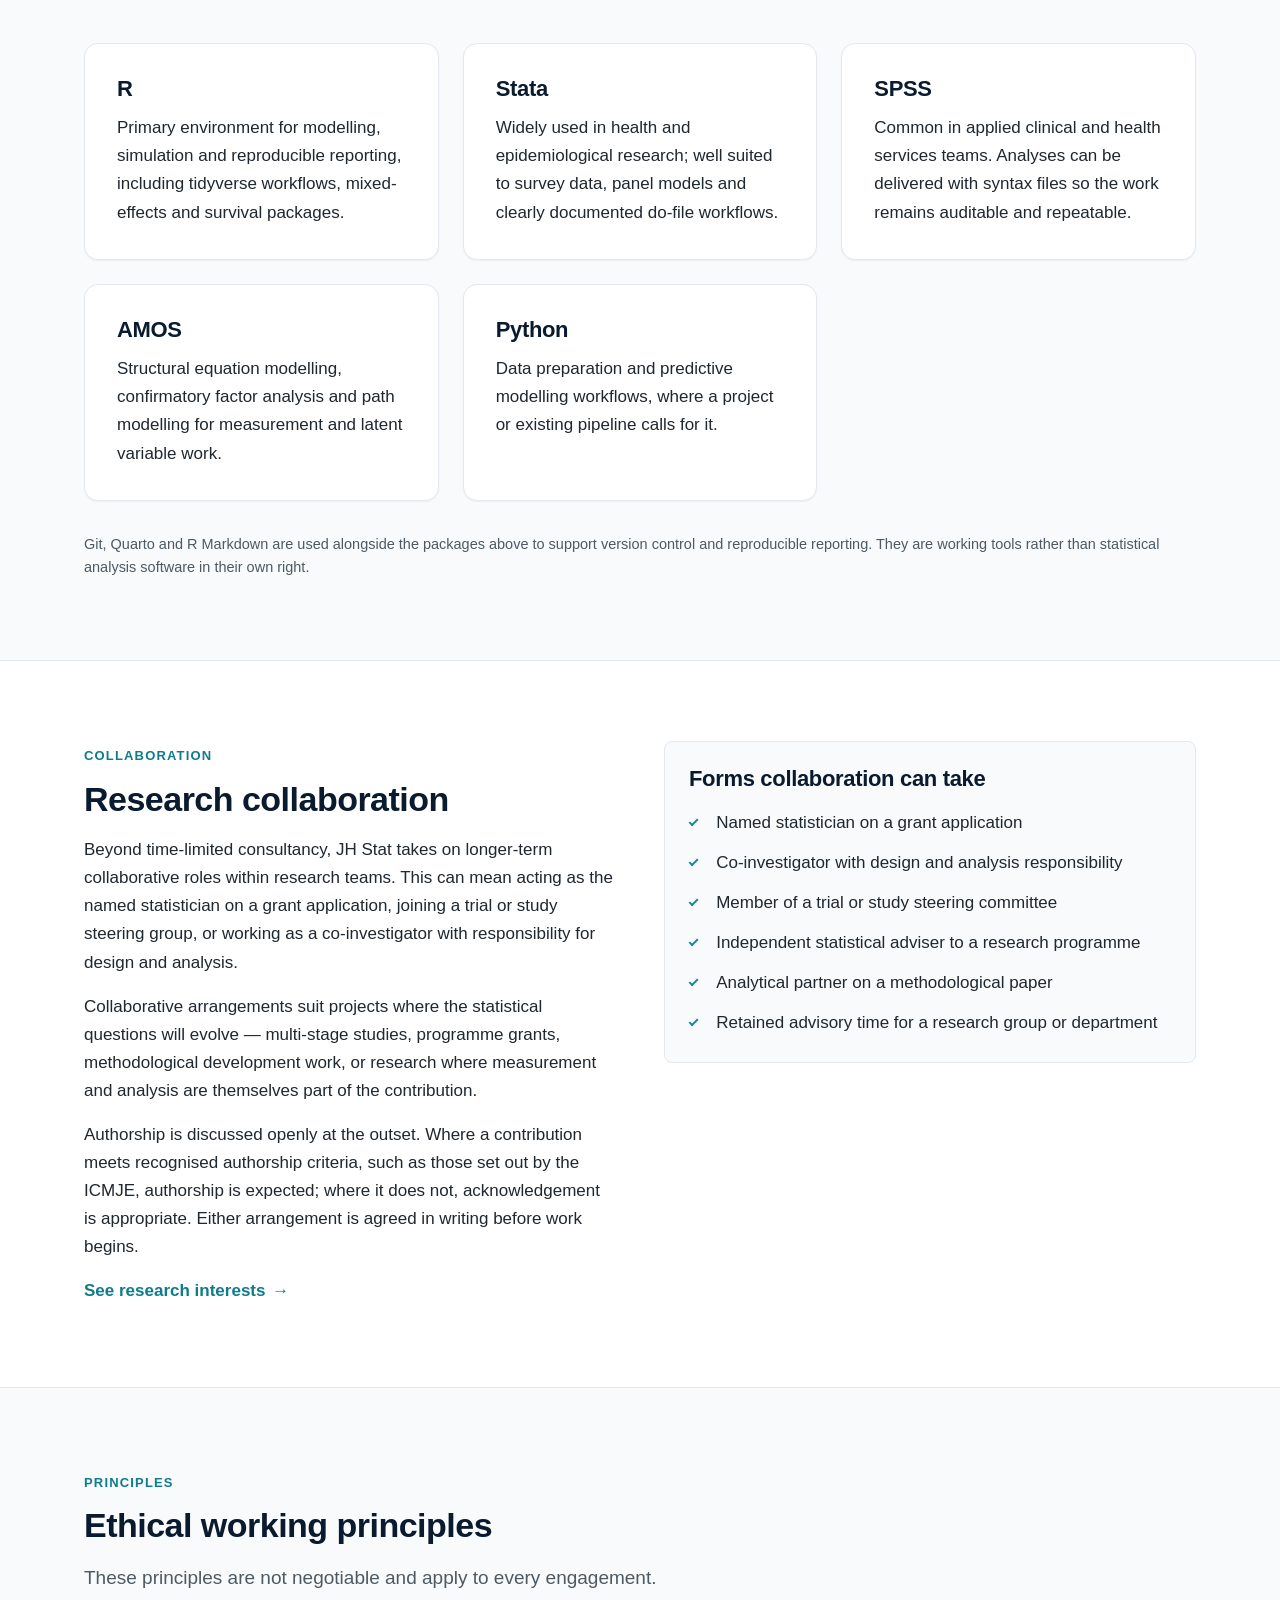
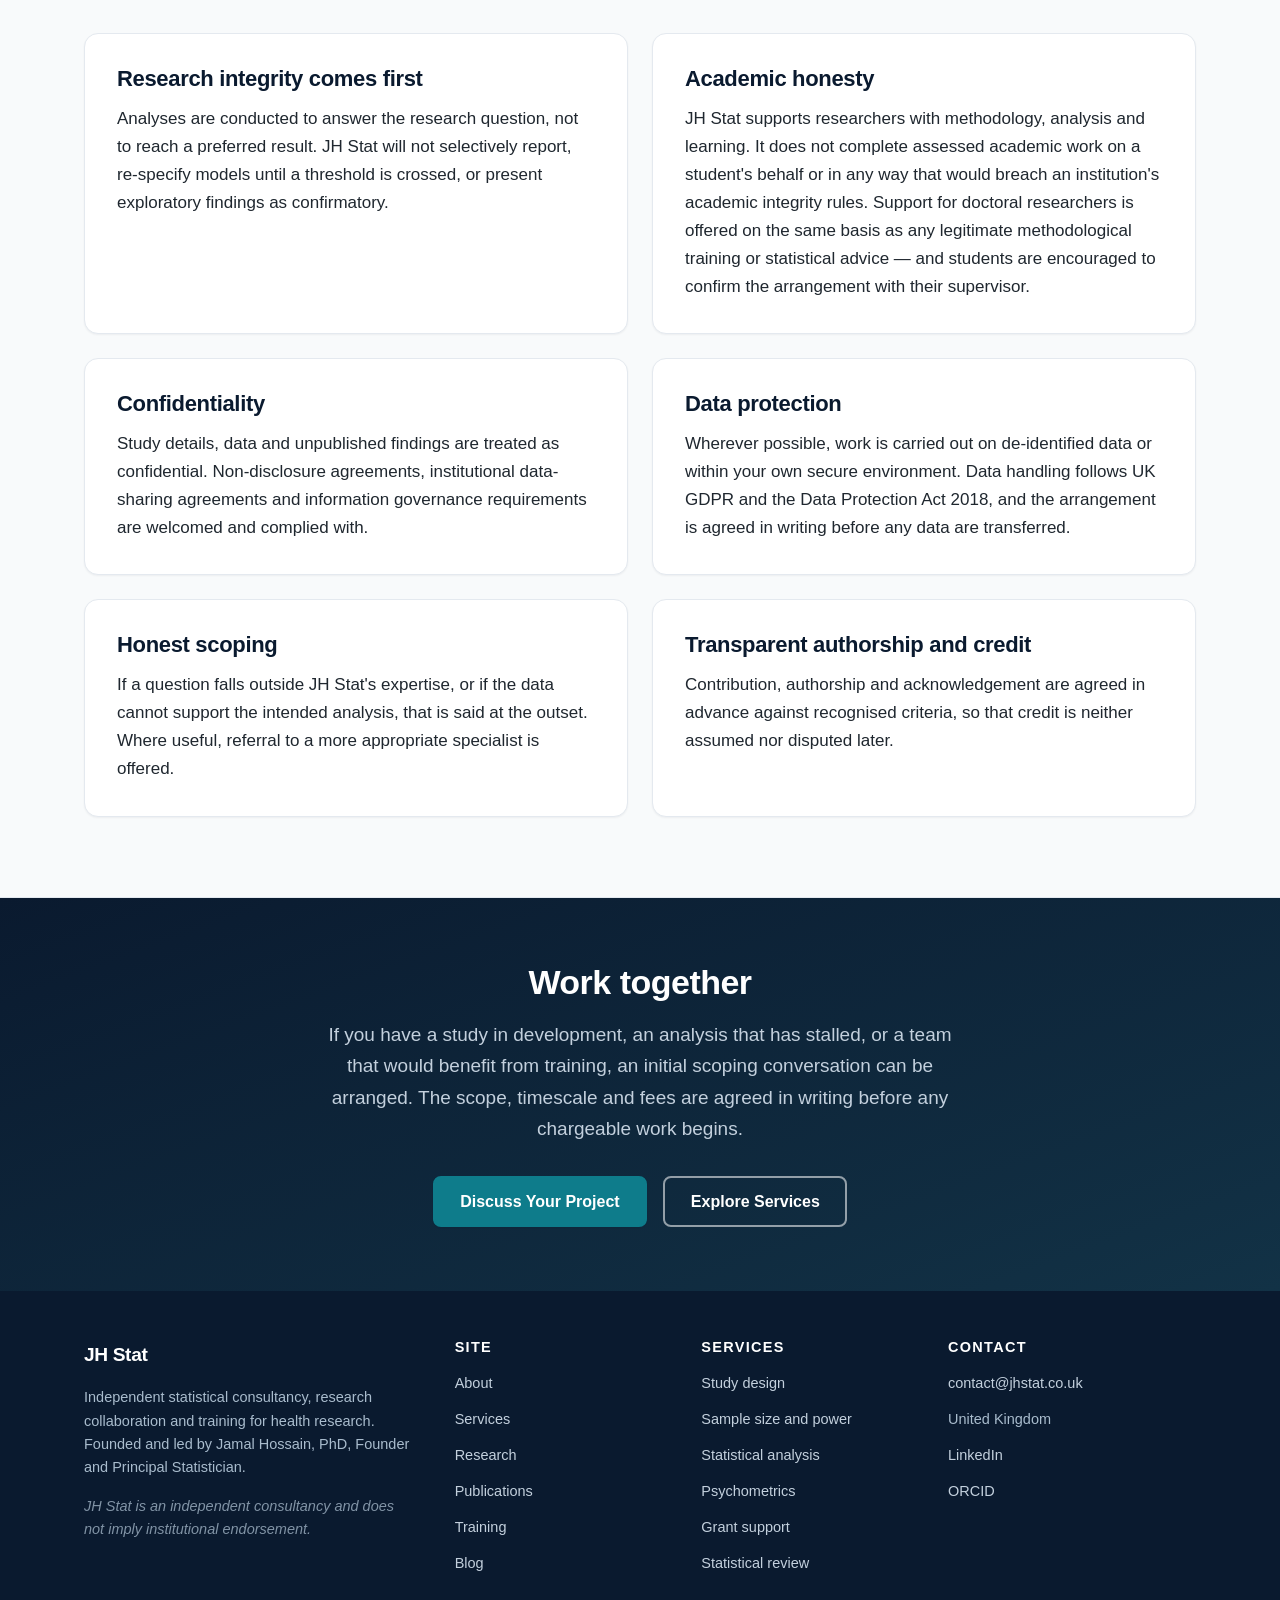
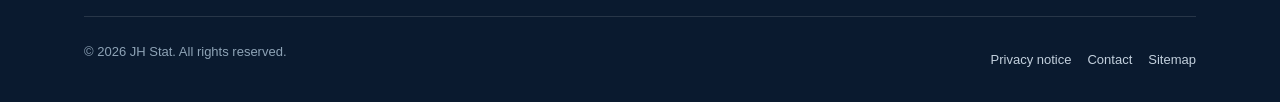
<file: about.html>
<!DOCTYPE html>
<html lang="en-GB">
<head>
  <meta charset="utf-8">
  <meta name="viewport" content="width=device-width, initial-scale=1">

  <!-- ===== SEO ===== -->
  <title>About JH Stat and Jamal Hossain, PhD | JH Stat</title>
  <meta name="description" content="JH Stat is an independent statistical consultancy led by Jamal Hossain, PhD, a UK-based applied health statistician, Senior Lecturer in Applied Health Statistics and Fellow of the Higher Education Academy.">
  <link rel="canonical" href="https://jhstat.co.uk/about">
  <meta name="author" content="Jamal Hossain">
  <meta name="robots" content="index, follow">
  <meta name="theme-color" content="#0a1a2f">

  <!-- ===== Open Graph / social sharing ===== -->
  <meta property="og:type" content="profile">
  <meta property="og:site_name" content="JH Stat">
  <meta property="og:locale" content="en_GB">
  <meta property="og:title" content="About JH Stat and Jamal Hossain, PhD">
  <meta property="og:description" content="An independent statistical consultancy led by a UK-based applied health statistician, researcher and university academic with more than ten years of experience.">
  <meta property="og:url" content="https://jhstat.co.uk/about">
  <meta property="og:image" content="https://jhstat.co.uk/images/og-image.png">
  <meta property="og:image:alt" content="JH Stat — expert statistical consulting for health research">
  <meta name="twitter:card" content="summary_large_image">
  <meta name="twitter:title" content="About JH Stat and Jamal Hossain, PhD">
  <meta name="twitter:description" content="An independent statistical consultancy led by a UK-based applied health statistician, researcher and university academic.">
  <meta name="twitter:image" content="https://jhstat.co.uk/images/og-image.png">

  <!-- ===== Icons and styles ===== -->
  <link rel="icon" href="favicon.svg" type="image/svg+xml">
  <!-- Marks the document as JavaScript-enabled before the stylesheet is applied, so the
       reveal-on-scroll animations never flash. Without JavaScript the CSS rule
       html:not(.js) .reveal keeps all content permanently visible. -->
  <script>document.documentElement.classList.add('js');</script>
  <link rel="stylesheet" href="css/style.css">

  <!-- ===== Structured data: Person ===== -->
  <script type="application/ld+json">
  {
    "@context": "https://schema.org",
    "@type": "Person",
    "@id": "https://jhstat.co.uk/#jamal-hossain",
    "name": "Jamal Hossain",
    "honorificSuffix": "PhD",
    "jobTitle": "Founder and Principal Statistician",
    "description": "UK-based applied health statistician, researcher and university academic. Senior Lecturer in Applied Health Statistics and Fellow of the Higher Education Academy.",
    "email": "jamal@jhstat.co.uk",
    "url": "https://jhstat.co.uk/about",
    "image": "https://jhstat.co.uk/images/jamal-hossain.jpg",
    "identifier": {
      "@type": "PropertyValue",
      "propertyID": "ORCID",
      "value": "https://orcid.org/0000-0002-2728-1055"
    },
    "sameAs": [
      "https://orcid.org/0000-0002-2728-1055",
      "https://www.linkedin.com/in/dr-jamal-hossain-fhea-47050071/",
      "https://scholar.google.com/citations?hl=en&user=kIWvuM8AAAAJ",
      "https://www.researchgate.net/profile/Md-Hossain-122"
    ],
    "knowsAbout": [
      "Applied health statistics",
      "Research methods",
      "Multilevel modelling",
      "Longitudinal data analysis",
      "Survival analysis",
      "Psychometrics",
      "Causal inference",
      "Reproducible research"
    ],
    "worksFor": {
      "@type": "ProfessionalService",
      "@id": "https://jhstat.co.uk/#organisation",
      "name": "JH Stat",
      "url": "https://jhstat.co.uk/"
    }
  }
  </script>
</head>

<body>
  <a class="skip-link" href="#main">Skip to main content</a>

  <!-- ================= HEADER ================= -->
  <header class="site-header">
    <div class="container header-inner">

      <a class="brand" href="/" aria-label="JH Stat — home page">
        <svg class="brand__mark" viewBox="0 0 64 64" aria-hidden="true" focusable="false">
          <rect width="64" height="64" rx="12" fill="#0a1a2f"></rect>
          <rect x="12" y="36" width="6" height="14" rx="1.5" fill="#128a9b"></rect>
          <rect x="21" y="29" width="6" height="21" rx="1.5" fill="#1aa3b5"></rect>
          <rect x="30" y="22" width="6" height="28" rx="1.5" fill="#7fd0da"></rect>
          <text x="40" y="30" font-family="Segoe UI, Helvetica, Arial, sans-serif" font-size="20" font-weight="700" fill="#ffffff">JH</text>
        </svg>
        <span class="brand__text">
          <span class="brand__name">JH Stat</span>
          <span class="brand__strap">Statistical Consulting</span>
        </span>
      </a>

      <button class="nav-toggle" type="button" aria-expanded="false" aria-controls="primary-navigation">
        <span class="nav-toggle__bars" aria-hidden="true"></span>
        <span class="visually-hidden">Open main menu</span>
      </button>

      <nav class="nav" id="primary-navigation" aria-label="Primary">
        <ul class="nav__list">
          <li><a class="nav__link" href="/">Home</a></li>
          <li><a class="nav__link" href="/about" aria-current="page">About</a></li>
          <li><a class="nav__link" href="/services">Services</a></li>
          <li><a class="nav__link" href="/research">Research</a></li>
          <li><a class="nav__link" href="/publications">Publications</a></li>
          <li><a class="nav__link" href="/training">Training</a></li>
          <li><a class="nav__link" href="/blog">Blog</a></li>
          <li><a class="nav__link" href="/contact">Contact</a></li>
        </ul>
        <a class="btn btn--primary btn--small nav__cta" href="/contact">Discuss Your Project</a>
      </nav>

    </div>
  </header>

  <main id="main">

    <!-- ================= PAGE HERO ================= -->
    <section class="page-hero">
      <div class="container">
        <nav class="breadcrumb" aria-label="Breadcrumb">
          <ol>
            <li><a href="/">Home</a></li>
            <li aria-current="page">About</li>
          </ol>
        </nav>
        <h1>About JH Stat</h1>
        <p>
          An independent statistical consultancy for health research, built on academic practice,
          methodological rigour and plain explanation.
        </p>
      </div>
    </section>

    <!-- ================= ABOUT JH STAT ================= -->
    <section class="section" aria-labelledby="about-jhstat">
      <div class="container">
        <div class="grid grid--sidebar">

          <div class="reveal">
            <p class="eyebrow">The consultancy</p>
            <h2 id="about-jhstat">About JH Stat</h2>
            <p class="lead">
              JH Stat provides independent statistical consultancy, research collaboration and
              training. It supports universities, healthcare organisations, research teams,
              charities, health technology organisations and doctoral researchers.
            </p>
            <p>
              The consultancy exists because good research often stalls at the statistical step —
              not for lack of effort, but because the right methodological conversation happens too
              late. A study design is fixed before power has been considered. An analysis plan is
              written after the data are collected. A promising manuscript is returned by reviewers
              on statistical grounds that could have been anticipated.
            </p>
            <p>
              JH Stat is set up to be involved early, to work as part of a research team rather than
              at arm's length, and to leave that team better equipped than it was at the start. Some
              engagements last an afternoon; others run alongside a study for several years.
            </p>
            <p>
              Work is delivered directly by Jamal Hossain. There is no account management layer and
              no hand-off to junior analysts.
            </p>
          </div>

          <aside class="panel reveal">
            <h3>Practice details</h3>
            <dl class="deflist">
              <div>
                <dt>Independence</dt>
                <dd>JH Stat is an independent consultancy. Services offered through this website are
                  separate from Jamal Hossain's university employment and do not imply institutional
                  endorsement.</dd>
              </div>
              <div>
                <dt>Founded and led by</dt>
                <dd>Jamal Hossain, PhD — Founder and Principal Statistician</dd>
              </div>
              <div>
                <dt>Based in</dt>
                <dd>United Kingdom, working with clients nationally and internationally</dd>
              </div>
              <div>
                <dt>Delivery</dt>
                <dd>Remote by default; on-site work by arrangement</dd>
              </div>
              <div>
                <dt>Enquiries</dt>
                <dd>Please use the <a href="/contact">contact page</a>, which reaches the
                  general enquiry address.</dd>
              </div>
              <div>
                <!-- The only place on the site where Jamal's direct address is published.
                     General enquiries are routed to contact@jhstat.co.uk instead. -->
                <dt>Direct address</dt>
                <dd><a href="mailto:jamal@jhstat.co.uk">jamal@jhstat.co.uk</a> — Jamal Hossain's
                  direct professional address, for correspondence already under way and for
                  academic contact.</dd>
              </div>
            </dl>
          </aside>

        </div>
      </div>
    </section>

    <!-- ================= ABOUT JAMAL HOSSAIN ================= -->
    <section class="section section--alt" aria-labelledby="about-jamal">
      <div class="container">
        <div class="grid grid--sidebar">

          <div class="reveal">
            <p class="eyebrow">The statistician</p>
            <h2 id="about-jamal">About Jamal Hossain</h2>
            <p class="lead">
              Jamal Hossain is a UK-based applied health statistician, researcher and university
              academic with more than ten years of experience in statistics, research methods and
              quantitative analysis.
            </p>
            <p>
              He holds a PhD in Social Statistics and Demography and works as a Senior Lecturer in
              Applied Health Statistics. He is a Fellow of the Higher Education Academy, a
              recognition of sustained, evidence-informed practice in higher education teaching.
            </p>
            <p>
              His work sits at the meeting point of statistical methodology and applied health
              research. He has contributed to multidisciplinary health research and to externally
              funded research projects, and has extensive experience in teaching, doctoral
              supervision and statistical consultancy. Across those roles the constant has been
              translating between statistical method and substantive research question — helping
              clinicians, epidemiologists, public health researchers and social scientists get to
              analyses that genuinely answer what they set out to ask.
            </p>
            <p>
              Alongside consultancy he continues to teach and supervise, which keeps the methods in
              active use and the explanations tested against real audiences.
            </p>
          </div>

          <div class="reveal">
            <figure class="portrait-frame">
              <!-- To change this photograph, replace images/jamal-hossain.jpg with a new
                   3:4 portrait (recommended 900 x 1200 px, under 300 KB) and keep the
                   filename the same. Update the alt text below if the subject changes. -->
              <img class="portrait" src="images/jamal-hossain.jpg"
                   alt="Portrait photograph of Jamal Hossain, PhD, Founder and Principal Statistician at JH Stat"
                   width="900" height="1200" loading="lazy" decoding="async">
              <figcaption>
                <strong>Jamal Hossain, PhD</strong><br>
                Founder and Principal Statistician, JH Stat.
                Senior Lecturer in Applied Health Statistics.
              </figcaption>
            </figure>

            <h3 class="mt-6">Academic profiles</h3>
            <ul class="profile-links">
              <li>
                <a href="https://orcid.org/0000-0002-2728-1055" rel="noopener">
                  <span aria-hidden="true">&#9679;</span> ORCID
                </a>
              </li>
              <li>
                <a href="https://scholar.google.com/citations?hl=en&amp;user=kIWvuM8AAAAJ" rel="noopener">
                  <span aria-hidden="true">&#9679;</span> Google Scholar
                </a>
              </li>
              <li>
                <a href="https://www.linkedin.com/in/dr-jamal-hossain-fhea-47050071/" rel="noopener">
                  <span aria-hidden="true">&#9679;</span> LinkedIn
                </a>
              </li>
              <li>
                <a href="https://www.researchgate.net/profile/Md-Hossain-122" rel="noopener">
                  <span aria-hidden="true">&#9679;</span> ResearchGate
                </a>
              </li>
            </ul>

            <!--
              TODO — ADD YOUR CV
              1. Save your CV as files/jamal-hossain-cv.pdf
              2. Uncomment the button below and update the file size in the label.

              <p class="mt-6">
                <a class="btn btn--secondary" href="files/jamal-hossain-cv.pdf" download>
                  Download CV (PDF, approx. 200 KB)
                </a>
              </p>
            -->
          </div>

        </div>
      </div>
    </section>

    <!-- ================= ACADEMIC AND PROFESSIONAL BACKGROUND ================= -->
    <section class="section" aria-labelledby="background">
      <div class="container">

        <div class="section-head">
          <p class="eyebrow">Background</p>
          <h2 id="background">Academic and professional background</h2>
        </div>

        <div class="grid grid--split">

          <div class="reveal">
            <h3>Qualifications and recognition</h3>
            <dl class="deflist">
              <div>
                <dt>PhD in Social Statistics and Demography</dt>
                <dd>Advanced quantitative training in the statistical modelling of complex, hierarchical and longitudinal population data.
                  <!-- TODO: add awarding institution and year if you wish to state them. --></dd>
              </div>
              <div>
                <dt>Senior Lecturer in Applied Health Statistics</dt>
                <dd>Current academic post covering teaching, supervision and research in applied health statistics.
                  <!-- TODO: add institution name if you wish to state it. --></dd>
              </div>
              <div>
                <dt>Fellow of the Higher Education Academy</dt>
                <dd>Professional recognition for sustained, evidence-informed practice in higher education teaching and learning support.</dd>
              </div>
              <!-- TODO: add further qualifications (MSc, BSc, professional memberships such as the
                   Royal Statistical Society) as additional <div> blocks in the same pattern. -->
            </dl>
          </div>

          <div class="reveal">
            <h3>Professional experience</h3>
            <ul class="tick-list">
              <li>More than ten years working in statistics, research methods and quantitative analysis</li>
              <li>Experience working on multidisciplinary health research alongside clinicians, epidemiologists and social scientists</li>
              <li>Experience contributing to externally funded research projects, including design and analysis responsibilities</li>
              <li>Teaching statistics and research methods to postgraduate and professional audiences</li>
              <li>Supervision of postgraduate and doctoral researchers</li>
              <li>Statistical consultancy for academic and applied research teams</li>
              <li>Peer review and statistical review of research outputs</li>
            </ul>
          </div>

        </div>
      </div>
    </section>

    <!-- ================= APPROACH ================= -->
    <section class="section section--alt" aria-labelledby="approach">
      <div class="container">

        <div class="section-head">
          <p class="eyebrow">Approach</p>
          <h2 id="approach">Approach to statistical consultancy</h2>
          <p class="lead">
            Every project is different, but the working method is consistent.
          </p>
        </div>

        <div class="grid grid--3">

          <article class="card reveal">
            <span class="card__number" aria-hidden="true">1</span>
            <h3>Start with the question</h3>
            <p>Before any method is chosen, the research question, the population, the outcome and the decision the study is meant to inform are made explicit. Most statistical problems are really question-definition problems.</p>
          </article>

          <article class="card reveal">
            <span class="card__number" aria-hidden="true">2</span>
            <h3>Match method to data</h3>
            <p>The analysis follows from the design and the structure of the data — clustering, repeated measures, censoring, missingness — rather than from habit or convenience.</p>
          </article>

          <article class="card reveal">
            <span class="card__number" aria-hidden="true">3</span>
            <h3>Plan before you analyse</h3>
            <p>Wherever possible, a written statistical analysis plan is agreed in advance. This protects the study against selective reporting and makes peer review considerably easier.</p>
          </article>

          <article class="card reveal">
            <span class="card__number" aria-hidden="true">4</span>
            <h3>Test the assumptions</h3>
            <p>Model assumptions are checked and reported, and sensitivity analyses are used to show how much conclusions depend on particular choices.</p>
          </article>

          <article class="card reveal">
            <span class="card__number" aria-hidden="true">5</span>
            <h3>Explain in plain English</h3>
            <p>Findings are written so that a clinician, funder or policy colleague can use them, with the technical detail available but not obstructive.</p>
          </article>

          <article class="card reveal">
            <span class="card__number" aria-hidden="true">6</span>
            <h3>Leave capability behind</h3>
            <p>Code, documentation and explanation are handed over so your team can re-run, adapt and defend the analysis after the engagement ends.</p>
          </article>

        </div>
      </div>
    </section>

    <!-- ================= RIGOUR AND REPRODUCIBILITY ================= -->
    <section class="section" aria-labelledby="reproducibility">
      <div class="container">
        <div class="grid grid--split">

          <div class="reveal">
            <p class="eyebrow">Standards</p>
            <h2 id="reproducibility">Commitment to rigorous, transparent and reproducible research</h2>
            <p>
              Reproducibility is treated as a practical working standard rather than an aspiration.
              An analysis that cannot be re-run is difficult to defend, hard to extend and expensive
              to correct.
            </p>
            <p>
              In practice this means analyses are scripted rather than performed through
              point-and-click menus wherever the software allows; data preparation is documented as
              carefully as the modelling; and outputs are generated directly from code so that
              tables and figures cannot drift out of step with the underlying results.
            </p>
            <p>
              Reporting follows the relevant guidelines for the study type — for example CONSORT,
              STROBE, PRISMA or TRIPOD — and analysis plans are shared with collaborators before
              results are seen wherever the design allows.
            </p>
          </div>

          <div class="panel reveal">
            <h3>What this looks like in delivery</h3>
            <ul class="tick-list">
              <li>Version-controlled, commented analysis scripts</li>
              <li>A documented data-preparation trail from raw file to analysis dataset</li>
              <li>Pre-specified analysis plans where the design permits</li>
              <li>Explicit handling and reporting of missing data</li>
              <li>Assumption checks and sensitivity analyses reported, not just performed</li>
              <li>Reporting aligned to the relevant EQUATOR guideline</li>
              <li>Outputs generated reproducibly from code using Quarto or R Markdown</li>
              <li>A handover session so your team understands what was done and why</li>
            </ul>
          </div>

        </div>
      </div>
    </section>

    <!-- ================= SOFTWARE EXPERTISE ================= -->
    <section class="section section--alt" aria-labelledby="software">
      <div class="container">

        <div class="section-head">
          <p class="eyebrow">Tools</p>
          <h2 id="software">Software expertise</h2>
          <p class="lead">
            Work can be delivered in whichever environment your team already uses, so that the
            analysis remains maintainable after handover.
          </p>
        </div>

        <div class="grid grid--3">

          <article class="card reveal">
            <h3>R</h3>
            <p>Primary environment for modelling, simulation and reproducible reporting, including tidyverse workflows, mixed-effects and survival packages.</p>
          </article>

          <article class="card reveal">
            <h3>Stata</h3>
            <p>Widely used in health and epidemiological research; well suited to survey data, panel models and clearly documented do-file workflows.</p>
          </article>

          <article class="card reveal">
            <h3>SPSS</h3>
            <p>Common in applied clinical and health services teams. Analyses can be delivered with syntax files so the work remains auditable and repeatable.</p>
          </article>

          <article class="card reveal">
            <h3>AMOS</h3>
            <p>Structural equation modelling, confirmatory factor analysis and path modelling for measurement and latent variable work.</p>
          </article>

          <article class="card reveal">
            <h3>Python</h3>
            <p>Data preparation and predictive modelling workflows, where a project or existing pipeline calls for it.</p>
          </article>

        </div>

        <p class="small mt-6 mb-0">
          Git, Quarto and R Markdown are used alongside the packages above to support version
          control and reproducible reporting. They are working tools rather than statistical
          analysis software in their own right.
        </p>
      </div>
    </section>

    <!-- ================= RESEARCH COLLABORATION ================= -->
    <section class="section" aria-labelledby="collaboration">
      <div class="container">
        <div class="grid grid--split">

          <div class="reveal">
            <p class="eyebrow">Collaboration</p>
            <h2 id="collaboration">Research collaboration</h2>
            <p>
              Beyond time-limited consultancy, JH Stat takes on longer-term collaborative roles
              within research teams. This can mean acting as the named statistician on a grant
              application, joining a trial or study steering group, or working as a co-investigator
              with responsibility for design and analysis.
            </p>
            <p>
              Collaborative arrangements suit projects where the statistical questions will evolve —
              multi-stage studies, programme grants, methodological development work, or research
              where measurement and analysis are themselves part of the contribution.
            </p>
            <p>
              Authorship is discussed openly at the outset. Where a contribution meets recognised
              authorship criteria, such as those set out by the ICMJE, authorship is expected;
              where it does not, acknowledgement is appropriate. Either arrangement is agreed in
              writing before work begins.
            </p>
            <p><a class="link-arrow" href="/research">See research interests</a></p>
          </div>

          <div class="panel reveal">
            <h3>Forms collaboration can take</h3>
            <ul class="tick-list">
              <li>Named statistician on a grant application</li>
              <li>Co-investigator with design and analysis responsibility</li>
              <li>Member of a trial or study steering committee</li>
              <li>Independent statistical adviser to a research programme</li>
              <li>Analytical partner on a methodological paper</li>
              <li>Retained advisory time for a research group or department</li>
            </ul>
          </div>

        </div>
      </div>
    </section>

    <!-- ================= ETHICAL PRINCIPLES ================= -->
    <section class="section section--alt" aria-labelledby="ethics">
      <div class="container">

        <div class="section-head">
          <p class="eyebrow">Principles</p>
          <h2 id="ethics">Ethical working principles</h2>
          <p class="lead">
            These principles are not negotiable and apply to every engagement.
          </p>
        </div>

        <div class="grid grid--2">

          <article class="card reveal">
            <h3>Research integrity comes first</h3>
            <p>Analyses are conducted to answer the research question, not to reach a preferred result. JH Stat will not selectively report, re-specify models until a threshold is crossed, or present exploratory findings as confirmatory.</p>
          </article>

          <article class="card reveal">
            <h3>Academic honesty</h3>
            <p>JH Stat supports researchers with methodology, analysis and learning. It does not complete assessed academic work on a student's behalf or in any way that would breach an institution's academic integrity rules. Support for doctoral researchers is offered on the same basis as any legitimate methodological training or statistical advice — and students are encouraged to confirm the arrangement with their supervisor.</p>
          </article>

          <article class="card reveal">
            <h3>Confidentiality</h3>
            <p>Study details, data and unpublished findings are treated as confidential. Non-disclosure agreements, institutional data-sharing agreements and information governance requirements are welcomed and complied with.</p>
          </article>

          <article class="card reveal">
            <h3>Data protection</h3>
            <p>Wherever possible, work is carried out on de-identified data or within your own secure environment. Data handling follows UK GDPR and the Data Protection Act 2018, and the arrangement is agreed in writing before any data are transferred.</p>
          </article>

          <article class="card reveal">
            <h3>Honest scoping</h3>
            <p>If a question falls outside JH Stat's expertise, or if the data cannot support the intended analysis, that is said at the outset. Where useful, referral to a more appropriate specialist is offered.</p>
          </article>

          <article class="card reveal">
            <h3>Transparent authorship and credit</h3>
            <p>Contribution, authorship and acknowledgement are agreed in advance against recognised criteria, so that credit is neither assumed nor disputed later.</p>
          </article>

        </div>
      </div>
    </section>

    <!-- ================= CTA ================= -->
    <section class="cta" aria-labelledby="cta-heading">
      <div class="container">
        <h2 id="cta-heading">Work together</h2>
        <p>
          If you have a study in development, an analysis that has stalled, or a team that would
          benefit from training, an initial scoping conversation can be arranged. The scope,
          timescale and fees are agreed in writing before any chargeable work begins.
        </p>
        <div class="btn-group btn-group--centred">
          <a class="btn btn--primary" href="/contact">Discuss Your Project</a>
          <a class="btn btn--ghost" href="/services">Explore Services</a>
        </div>
      </div>
    </section>

  </main>

  <!-- ================= FOOTER ================= -->
  <footer class="site-footer">
    <div class="container">

      <div class="footer-grid">

        <div class="footer-brand">
          <span class="brand__name">JH Stat</span>
          <p>
            Independent statistical consultancy, research collaboration and training for health
            research. Founded and led by Jamal Hossain, PhD, Founder and Principal Statistician.
          </p>
          <p class="footer-independence">
            JH Stat is an independent consultancy and does not imply institutional endorsement.
          </p>
        </div>

        <div>
          <h2>Site</h2>
          <ul class="footer-list">
            <li><a href="/about">About</a></li>
            <li><a href="/services">Services</a></li>
            <li><a href="/research">Research</a></li>
            <li><a href="/publications">Publications</a></li>
            <li><a href="/training">Training</a></li>
            <li><a href="/blog">Blog</a></li>
          </ul>
        </div>

        <div>
          <h2>Services</h2>
          <ul class="footer-list">
            <li><a href="/services#study-design">Study design</a></li>
            <li><a href="/services#sample-size">Sample size and power</a></li>
            <li><a href="/services#analysis">Statistical analysis</a></li>
            <li><a href="/services#psychometrics">Psychometrics</a></li>
            <li><a href="/services#grants">Grant support</a></li>
            <li><a href="/services#review">Statistical review</a></li>
          </ul>
        </div>

        <div>
          <h2>Contact</h2>
          <ul class="footer-list">
            <li><a href="mailto:contact@jhstat.co.uk">contact@jhstat.co.uk</a></li>
            <li>United Kingdom</li>
            <li><a href="https://www.linkedin.com/in/dr-jamal-hossain-fhea-47050071/" rel="noopener">LinkedIn</a></li>
            <li><a href="https://orcid.org/0000-0002-2728-1055" rel="noopener">ORCID</a></li>
          </ul>
        </div>

      </div>

      <div class="footer-bottom">
        <p>&copy; <span data-current-year>2026</span> JH Stat. All rights reserved.</p>
        <ul>
          <li><a href="/privacy">Privacy notice</a></li>
          <li><a href="/contact">Contact</a></li>
          <li><a href="sitemap.xml">Sitemap</a></li>
        </ul>
      </div>

    </div>
  </footer>

  <script src="js/script.js" defer></script>
</body>
</html>
</file>
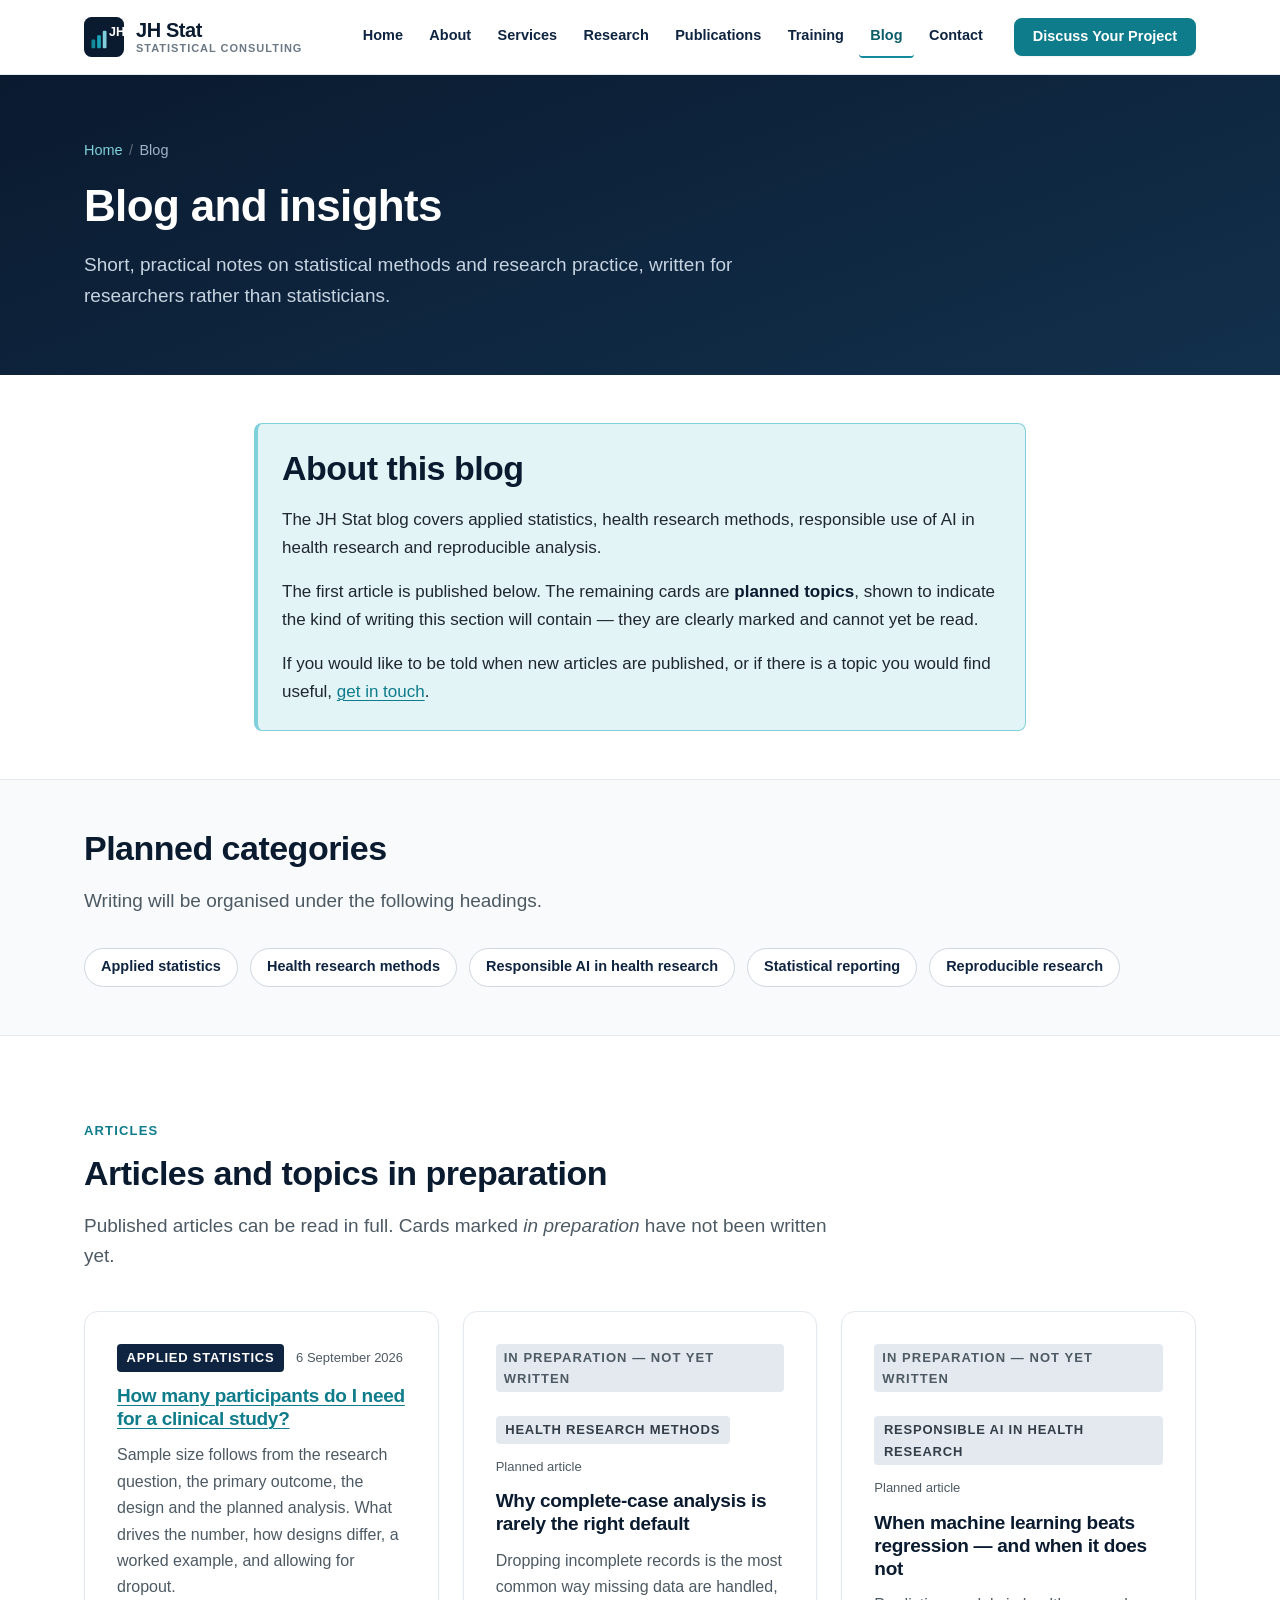
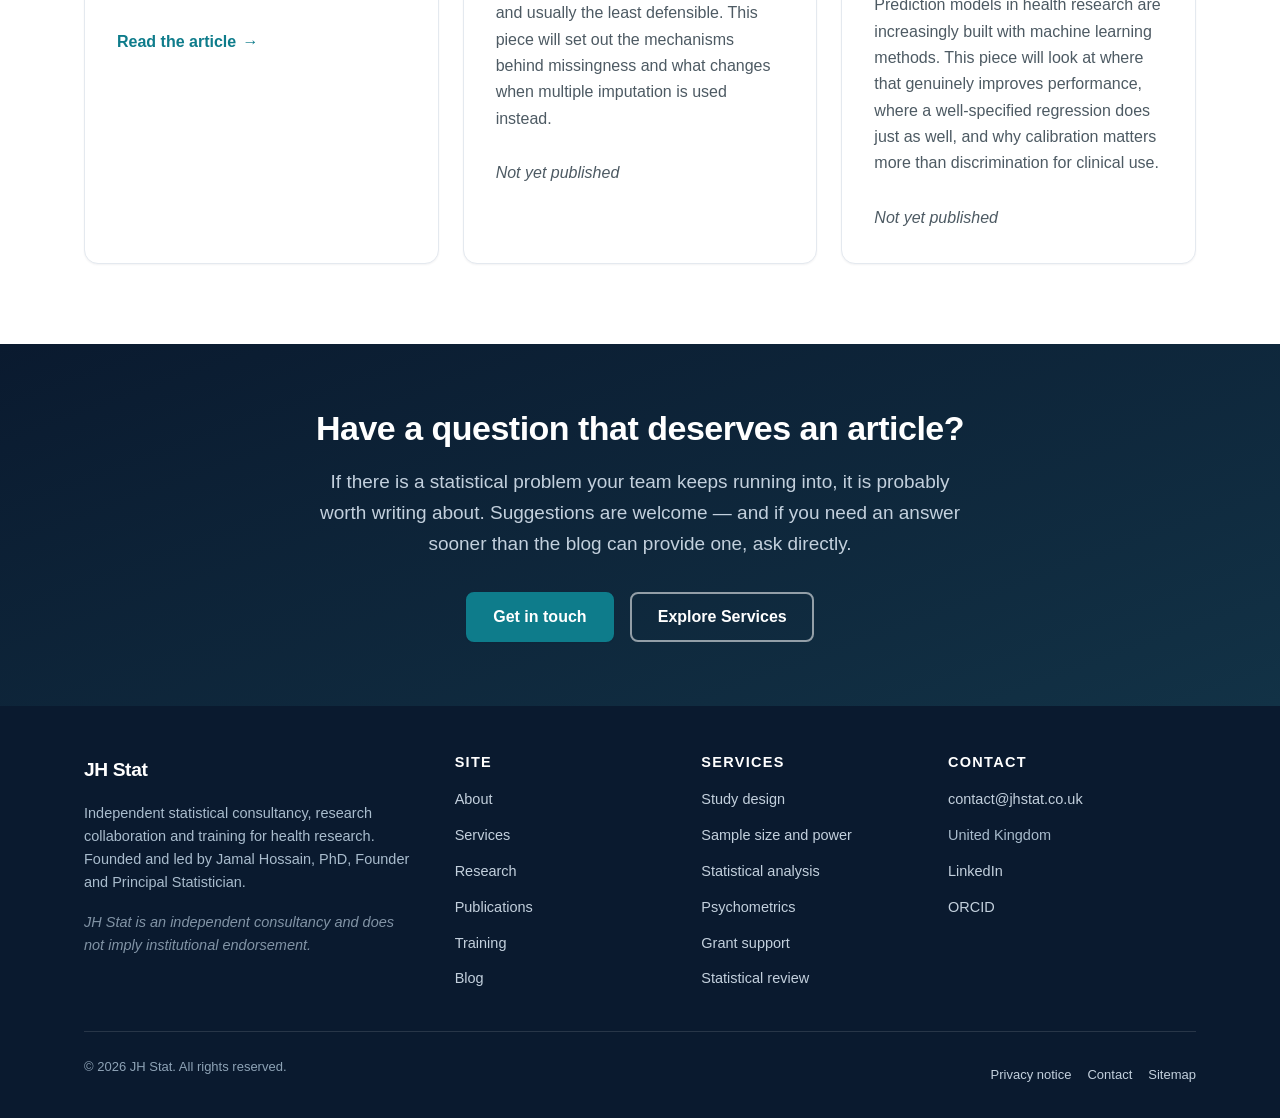
<file: blog.html>
<!DOCTYPE html>
<html lang="en-GB">
<head>
  <meta charset="utf-8">
  <meta name="viewport" content="width=device-width, initial-scale=1">

  <!-- ===== SEO ===== -->
  <title>Blog and Insights | JH Stat</title>
  <meta name="description" content="Notes and commentary on applied statistics, health research methods, AI in healthcare, research reporting, statistical software and academic careers from JH Stat.">
  <link rel="canonical" href="https://jhstat.co.uk/blog">
  <meta name="author" content="Jamal Hossain">
  <meta name="robots" content="index, follow">
  <meta name="theme-color" content="#0a1a2f">

  <!-- ===== Open Graph / social sharing ===== -->
  <meta property="og:type" content="website">
  <meta property="og:site_name" content="JH Stat">
  <meta property="og:locale" content="en_GB">
  <meta property="og:title" content="Blog and Insights | JH Stat">
  <meta property="og:description" content="Notes on applied statistics, health research methods, AI in healthcare, research reporting and statistical software.">
  <meta property="og:url" content="https://jhstat.co.uk/blog">
  <meta property="og:image" content="https://jhstat.co.uk/images/og-image.png">
  <meta property="og:image:alt" content="JH Stat — expert statistical consulting for health research">
  <meta name="twitter:card" content="summary_large_image">
  <meta name="twitter:title" content="Blog and Insights | JH Stat">
  <meta name="twitter:description" content="Notes on applied statistics, health research methods, AI in healthcare, research reporting and statistical software.">
  <meta name="twitter:image" content="https://jhstat.co.uk/images/og-image.png">

  <!-- ===== Icons and styles ===== -->
  <link rel="icon" href="favicon.svg" type="image/svg+xml">
  <!-- Marks the document as JavaScript-enabled before the stylesheet is applied, so the
       reveal-on-scroll animations never flash. Without JavaScript the CSS rule
       html:not(.js) .reveal keeps all content permanently visible. -->
  <script>document.documentElement.classList.add('js');</script>
  <link rel="stylesheet" href="css/style.css">

  <!-- ===== Structured data ===== -->
  <script type="application/ld+json">
  {
    "@context": "https://schema.org",
    "@type": "Blog",
    "name": "JH Stat Blog",
    "url": "https://jhstat.co.uk/blog",
    "inLanguage": "en-GB",
    "description": "Notes and commentary on applied statistics and health research methods.",
    "publisher": {
      "@type": "ProfessionalService",
      "@id": "https://jhstat.co.uk/#organisation",
      "name": "JH Stat",
      "url": "https://jhstat.co.uk/"
    }
  }
  </script>
  <!--
    Each published article carries its own BlogPosting markup on its own page
    (see blog/sample-size-clinical-study.html). Do not add BlogPosting markup for
    the in-preparation cards below — they are not published articles and marking
    them up as such would be misleading.
  -->
</head>

<body>
  <a class="skip-link" href="#main">Skip to main content</a>

  <!-- ================= HEADER ================= -->
  <header class="site-header">
    <div class="container header-inner">

      <a class="brand" href="/" aria-label="JH Stat — home page">
        <svg class="brand__mark" viewBox="0 0 64 64" aria-hidden="true" focusable="false">
          <rect width="64" height="64" rx="12" fill="#0a1a2f"></rect>
          <rect x="12" y="36" width="6" height="14" rx="1.5" fill="#128a9b"></rect>
          <rect x="21" y="29" width="6" height="21" rx="1.5" fill="#1aa3b5"></rect>
          <rect x="30" y="22" width="6" height="28" rx="1.5" fill="#7fd0da"></rect>
          <text x="40" y="30" font-family="Segoe UI, Helvetica, Arial, sans-serif" font-size="20" font-weight="700" fill="#ffffff">JH</text>
        </svg>
        <span class="brand__text">
          <span class="brand__name">JH Stat</span>
          <span class="brand__strap">Statistical Consulting</span>
        </span>
      </a>

      <button class="nav-toggle" type="button" aria-expanded="false" aria-controls="primary-navigation">
        <span class="nav-toggle__bars" aria-hidden="true"></span>
        <span class="visually-hidden">Open main menu</span>
      </button>

      <nav class="nav" id="primary-navigation" aria-label="Primary">
        <ul class="nav__list">
          <li><a class="nav__link" href="/">Home</a></li>
          <li><a class="nav__link" href="/about">About</a></li>
          <li><a class="nav__link" href="/services">Services</a></li>
          <li><a class="nav__link" href="/research">Research</a></li>
          <li><a class="nav__link" href="/publications">Publications</a></li>
          <li><a class="nav__link" href="/training">Training</a></li>
          <li><a class="nav__link" href="/blog" aria-current="page">Blog</a></li>
          <li><a class="nav__link" href="/contact">Contact</a></li>
        </ul>
        <a class="btn btn--primary btn--small nav__cta" href="/contact">Discuss Your Project</a>
      </nav>

    </div>
  </header>

  <main id="main">

    <!-- ================= PAGE HERO ================= -->
    <section class="page-hero">
      <div class="container">
        <nav class="breadcrumb" aria-label="Breadcrumb">
          <ol>
            <li><a href="/">Home</a></li>
            <li aria-current="page">Blog</li>
          </ol>
        </nav>
        <h1>Blog and insights</h1>
        <p>
          Short, practical notes on statistical methods and research practice, written for
          researchers rather than statisticians.
        </p>
      </div>
    </section>

    <!-- ================= LAUNCH NOTICE ================= -->
    <section class="section section--tight" aria-labelledby="notice-heading">
      <div class="container container--narrow">
        <div class="panel panel--note reveal">
          <h2 id="notice-heading">About this blog</h2>
          <p>
            The JH Stat blog covers applied statistics, health research methods, responsible use of
            AI in health research and reproducible analysis.
          </p>
          <p>
            The first article is published below. The remaining cards are
            <strong>planned topics</strong>, shown to indicate the kind of writing this section
            will contain — they are clearly marked and cannot yet be read.
          </p>
          <p class="mb-0">
            If you would like to be told when new articles are published, or if there is a topic
            you would find useful, <a href="/contact">get in touch</a>.
          </p>
        </div>
      </div>
    </section>

    <!-- ================= CATEGORIES ================= -->
    <section class="section section--tight section--alt" aria-labelledby="categories-heading">
      <div class="container">
        <h2 id="categories-heading">Planned categories</h2>
        <p class="lead mb-6">
          Writing will be organised under the following headings.
        </p>
        <ul class="category-list">
          <li>Applied statistics</li>
          <li>Health research methods</li>
          <li>Responsible AI in health research</li>
          <li>Statistical reporting</li>
          <li>Reproducible research</li>
        </ul>
      </div>
    </section>

    <!-- ================= PLANNED ARTICLES ================= -->
    <section class="section" aria-labelledby="posts-heading">
      <div class="container">

        <div class="section-head">
          <p class="eyebrow">Articles</p>
          <h2 id="posts-heading">Articles and topics in preparation</h2>
          <p class="lead">
            Published articles can be read in full. Cards marked <em>in preparation</em> have not
            been written yet.
          </p>
        </div>

        <!--
          ============================================================
          HOW TO PUBLISH A REAL ARTICLE
          ============================================================
          This is a static site, so each article becomes its own HTML file.

          1. Create a folder called blog/ in the repository root.
          2. Copy any existing page (for example privacy.html) as a starting
             point so the header, navigation and footer stay consistent.
          3. Save it as blog/your-article-slug.html, update the <title>,
             meta description, canonical URL and Open Graph tags, and make every
             href and src ROOT-RELATIVE (href="/css/style.css", src="/js/script.js",
             href="/"), because the page sits one level deep. See
             blog/sample-size-clinical-study.html for a working example.
          4. Write the article inside <main> using the .prose class for the
             body text.
          5. Replace one of the in-preparation cards below with a real card. Only
             add a date and a reading time once the article genuinely exists:

             <article class="post-card">
               <div class="post-card__meta">
                 <span class="badge">Applied statistics</span>
                 <time datetime="2026-09-14">14 September 2026</time>
                 <span>6 min read</span>
               </div>
               <h3><a href="/blog/your-article-slug">Article title</a></h3>
               <p>One or two sentence summary of the article.</p>
               <p class="post-card__footer">
                 <a class="link-arrow" href="/blog/your-article-slug">Read the article</a>
               </p>
             </article>

          6. Add the new URL to sitemap.xml.
          7. Add BlogPosting structured data to the article page itself.
          ============================================================
        -->

        <!--
          These cards carry no filter wiring: there is no filter bar on this page and every
          card is in preparation, so a filter would have nothing to do. If real articles are
          published and a filter bar is added later, reinstate data-tags on each card and an
          id on this container (see the filter bar in publications.html for the pattern).
        -->
        <div class="grid grid--3">

          <article class="post-card reveal">
            <div class="post-card__meta">
              <span class="badge">Applied statistics</span>
              <time datetime="2026-09-06">6 September 2026</time>
            </div>
            <h3><a href="/blog/sample-size-clinical-study">How many participants do I need for a clinical study?</a></h3>
            <p>
              Sample size follows from the research question, the primary outcome, the design and
              the planned analysis. What drives the number, how designs differ, a worked example,
              and allowing for dropout.
            </p>
            <p class="post-card__footer">
              <a class="link-arrow" href="/blog/sample-size-clinical-study">Read the article</a>
            </p>
          </article>

          <article class="post-card panel--placeholder reveal">
            <span class="placeholder-flag">In preparation — not yet written</span>
            <div class="post-card__meta">
              <span class="badge badge--muted">Health research methods</span>
              <span>Planned article</span>
            </div>
            <h3>Why complete-case analysis is rarely the right default</h3>
            <p>
              Dropping incomplete records is the most common way missing data are handled, and
              usually the least defensible. This piece will set out the mechanisms behind
              missingness and what changes when multiple imputation is used instead.
            </p>
            <p class="post-card__footer"><em>Not yet published</em></p>
          </article>

          <article class="post-card panel--placeholder reveal">
            <span class="placeholder-flag">In preparation — not yet written</span>
            <div class="post-card__meta">
              <span class="badge badge--muted">Responsible AI in health research</span>
              <span>Planned article</span>
            </div>
            <h3>When machine learning beats regression — and when it does not</h3>
            <p>
              Prediction models in health research are increasingly built with machine learning
              methods. This piece will look at where that genuinely improves performance, where a
              well-specified regression does just as well, and why calibration matters more than
              discrimination for clinical use.
            </p>
            <p class="post-card__footer"><em>Not yet published</em></p>
          </article>

        </div>

      </div>
    </section>

    <!-- ================= CTA ================= -->
    <section class="cta" aria-labelledby="cta-heading">
      <div class="container">
        <h2 id="cta-heading">Have a question that deserves an article?</h2>
        <p>
          If there is a statistical problem your team keeps running into, it is probably worth
          writing about. Suggestions are welcome — and if you need an answer sooner than the blog
          can provide one, ask directly.
        </p>
        <div class="btn-group btn-group--centred">
          <a class="btn btn--primary" href="/contact">Get in touch</a>
          <a class="btn btn--ghost" href="/services">Explore Services</a>
        </div>
      </div>
    </section>

  </main>

  <!-- ================= FOOTER ================= -->
  <footer class="site-footer">
    <div class="container">

      <div class="footer-grid">

        <div class="footer-brand">
          <span class="brand__name">JH Stat</span>
          <p>
            Independent statistical consultancy, research collaboration and training for health
            research. Founded and led by Jamal Hossain, PhD, Founder and Principal Statistician.
          </p>
          <p class="footer-independence">
            JH Stat is an independent consultancy and does not imply institutional endorsement.
          </p>
        </div>

        <div>
          <h2>Site</h2>
          <ul class="footer-list">
            <li><a href="/about">About</a></li>
            <li><a href="/services">Services</a></li>
            <li><a href="/research">Research</a></li>
            <li><a href="/publications">Publications</a></li>
            <li><a href="/training">Training</a></li>
            <li><a href="/blog">Blog</a></li>
          </ul>
        </div>

        <div>
          <h2>Services</h2>
          <ul class="footer-list">
            <li><a href="/services#study-design">Study design</a></li>
            <li><a href="/services#sample-size">Sample size and power</a></li>
            <li><a href="/services#analysis">Statistical analysis</a></li>
            <li><a href="/services#psychometrics">Psychometrics</a></li>
            <li><a href="/services#grants">Grant support</a></li>
            <li><a href="/services#review">Statistical review</a></li>
          </ul>
        </div>

        <div>
          <h2>Contact</h2>
          <ul class="footer-list">
            <li><a href="mailto:contact@jhstat.co.uk">contact@jhstat.co.uk</a></li>
            <li>United Kingdom</li>
            <li><a href="https://www.linkedin.com/in/dr-jamal-hossain-fhea-47050071/" rel="noopener">LinkedIn</a></li>
            <li><a href="https://orcid.org/0000-0002-2728-1055" rel="noopener">ORCID</a></li>
          </ul>
        </div>

      </div>

      <div class="footer-bottom">
        <p>&copy; <span data-current-year>2026</span> JH Stat. All rights reserved.</p>
        <ul>
          <li><a href="/privacy">Privacy notice</a></li>
          <li><a href="/contact">Contact</a></li>
          <li><a href="sitemap.xml">Sitemap</a></li>
        </ul>
      </div>

    </div>
  </footer>

  <script src="js/script.js" defer></script>
</body>
</html>
</file>
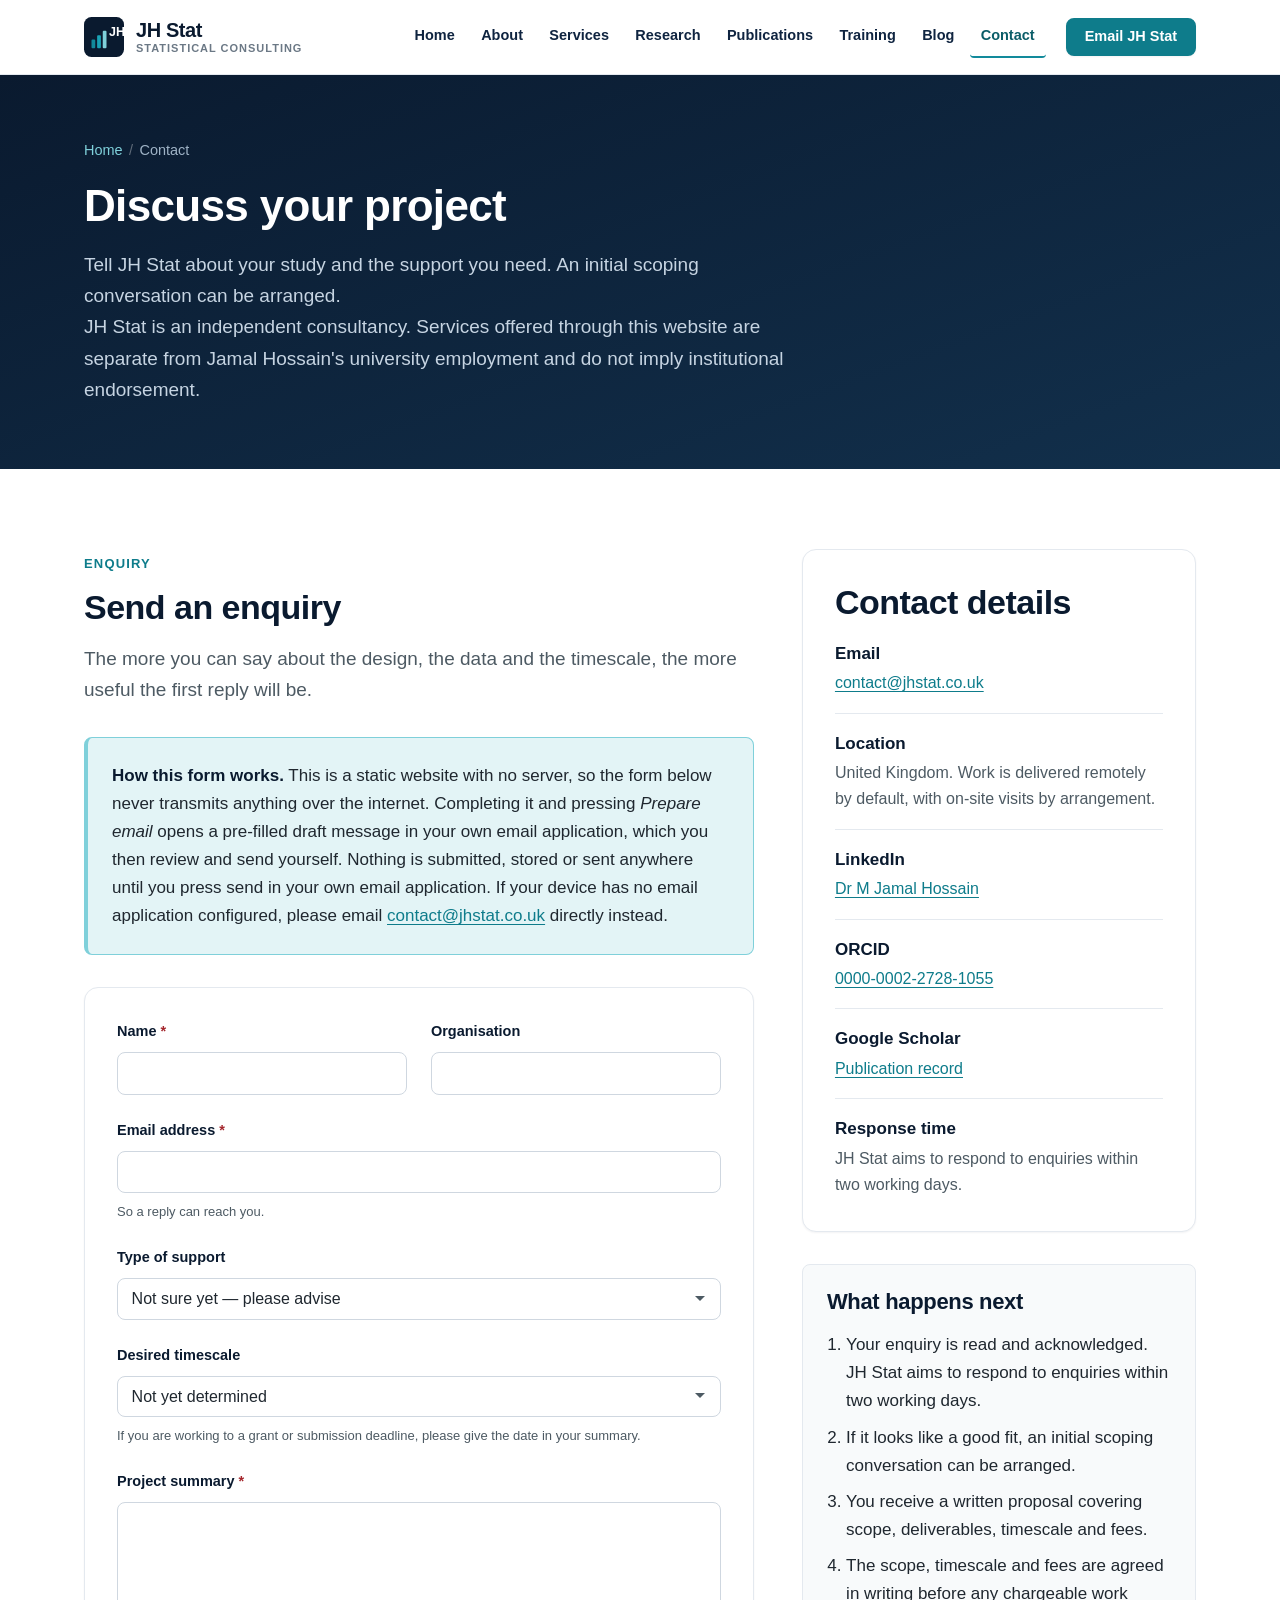
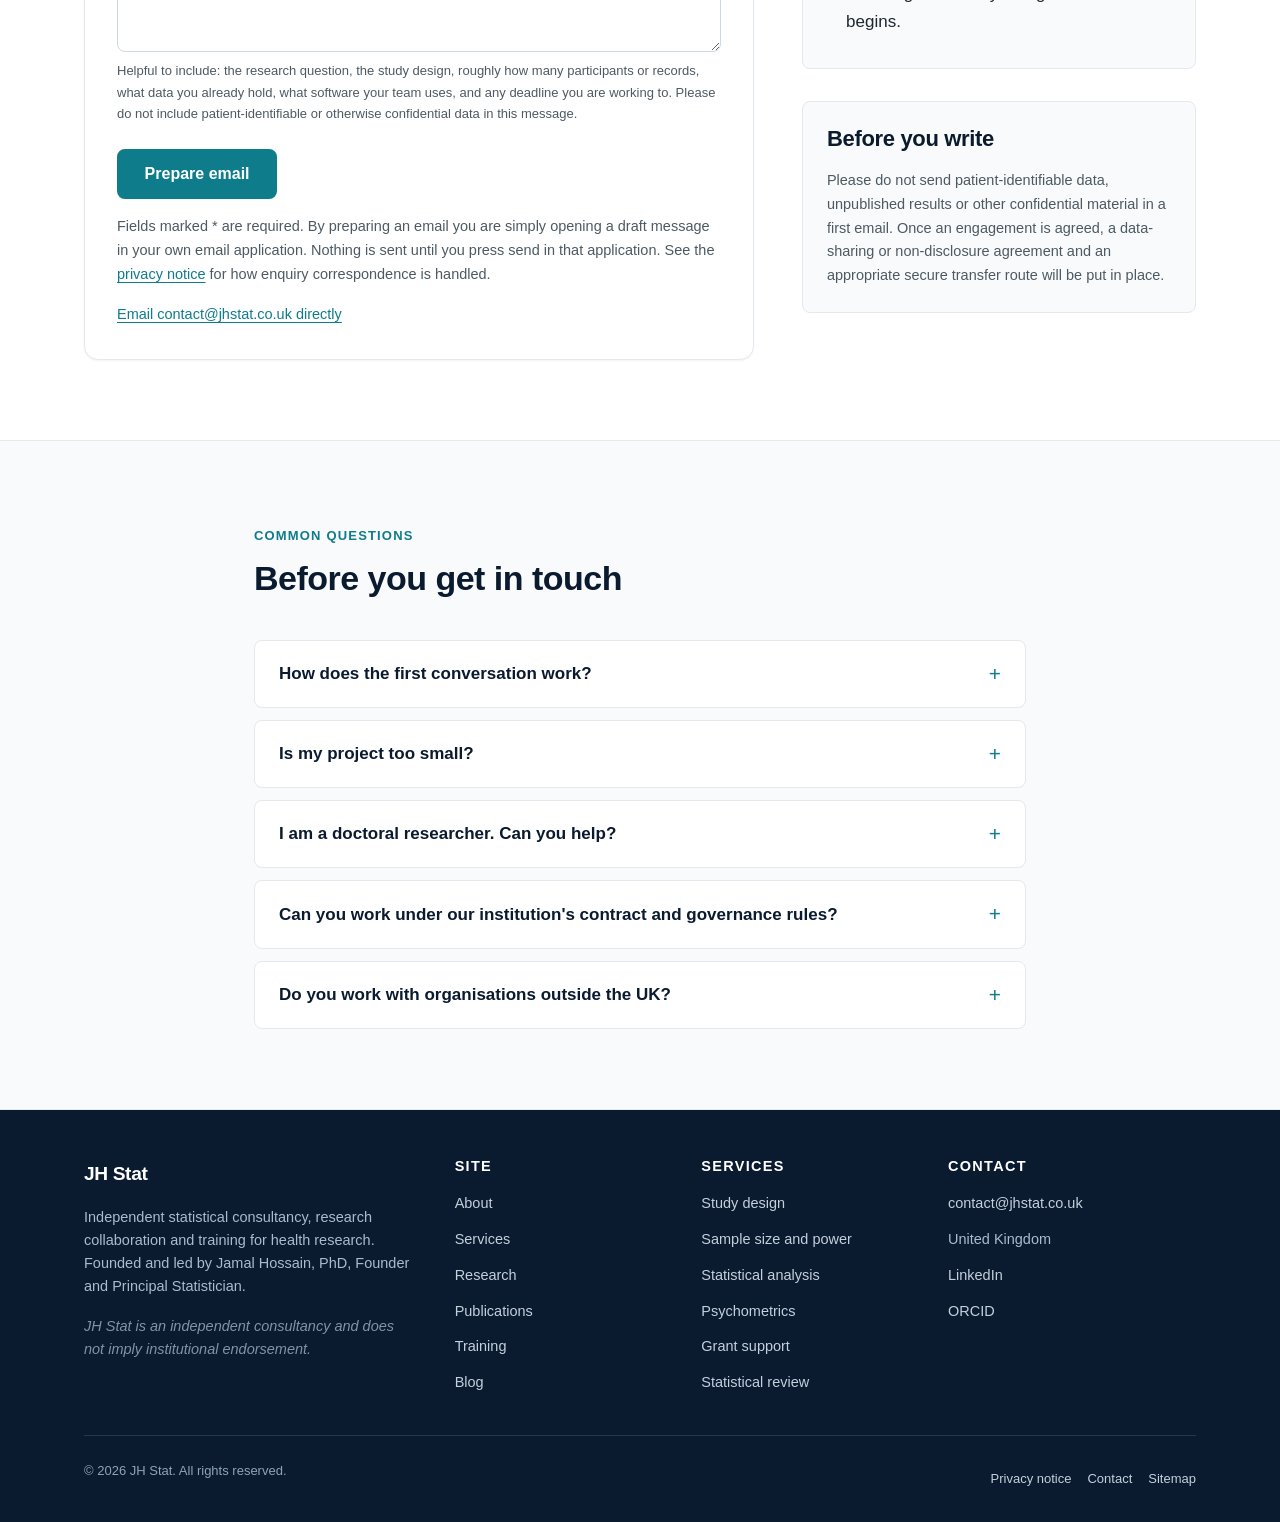
<file: contact.html>
<!DOCTYPE html>
<html lang="en-GB">
<head>
  <meta charset="utf-8">
  <meta name="viewport" content="width=device-width, initial-scale=1">

  <!-- ===== SEO ===== -->
  <title>Contact JH Stat | Statistical Consulting Enquiries</title>
  <meta name="description" content="Contact JH Stat to discuss statistical consultancy, research collaboration or training. Email contact@jhstat.co.uk. An initial scoping conversation can be arranged.">
  <link rel="canonical" href="https://jhstat.co.uk/contact">
  <meta name="author" content="Jamal Hossain">
  <meta name="robots" content="index, follow">
  <meta name="theme-color" content="#0a1a2f">

  <!-- ===== Open Graph / social sharing ===== -->
  <meta property="og:type" content="website">
  <meta property="og:site_name" content="JH Stat">
  <meta property="og:locale" content="en_GB">
  <meta property="og:title" content="Contact JH Stat">
  <meta property="og:description" content="Discuss statistical consultancy, research collaboration or training. An initial scoping conversation can be arranged.">
  <meta property="og:url" content="https://jhstat.co.uk/contact">
  <meta property="og:image" content="https://jhstat.co.uk/images/og-image.png">
  <meta property="og:image:alt" content="JH Stat — expert statistical consulting for health research">
  <meta name="twitter:card" content="summary_large_image">
  <meta name="twitter:title" content="Contact JH Stat">
  <meta name="twitter:description" content="Discuss statistical consultancy, research collaboration or training.">
  <meta name="twitter:image" content="https://jhstat.co.uk/images/og-image.png">

  <!-- ===== Icons and styles ===== -->
  <link rel="icon" href="favicon.svg" type="image/svg+xml">
  <!-- Marks the document as JavaScript-enabled before the stylesheet is applied, so the
       reveal-on-scroll animations never flash. Without JavaScript the CSS rule
       html:not(.js) .reveal keeps all content permanently visible. -->
  <script>document.documentElement.classList.add('js');</script>
  <link rel="stylesheet" href="css/style.css">

  <!-- ===== Structured data ===== -->
  <script type="application/ld+json">
  {
    "@context": "https://schema.org",
    "@type": "ContactPage",
    "name": "Contact JH Stat",
    "url": "https://jhstat.co.uk/contact",
    "inLanguage": "en-GB",
    "mainEntity": {
      "@type": "ProfessionalService",
      "@id": "https://jhstat.co.uk/#organisation",
      "name": "JH Stat",
      "url": "https://jhstat.co.uk/",
      "email": "contact@jhstat.co.uk",
      "address": { "@type": "PostalAddress", "addressCountry": "GB" },
      "areaServed": { "@type": "Country", "name": "United Kingdom" },
      "contactPoint": {
        "@type": "ContactPoint",
        "contactType": "Enquiries",
        "email": "contact@jhstat.co.uk",
        "availableLanguage": "English"
      }
    }
  }
  </script>
</head>

<body>
  <a class="skip-link" href="#main">Skip to main content</a>

  <!-- ================= HEADER ================= -->
  <header class="site-header">
    <div class="container header-inner">

      <a class="brand" href="/" aria-label="JH Stat — home page">
        <svg class="brand__mark" viewBox="0 0 64 64" aria-hidden="true" focusable="false">
          <rect width="64" height="64" rx="12" fill="#0a1a2f"></rect>
          <rect x="12" y="36" width="6" height="14" rx="1.5" fill="#128a9b"></rect>
          <rect x="21" y="29" width="6" height="21" rx="1.5" fill="#1aa3b5"></rect>
          <rect x="30" y="22" width="6" height="28" rx="1.5" fill="#7fd0da"></rect>
          <text x="40" y="30" font-family="Segoe UI, Helvetica, Arial, sans-serif" font-size="20" font-weight="700" fill="#ffffff">JH</text>
        </svg>
        <span class="brand__text">
          <span class="brand__name">JH Stat</span>
          <span class="brand__strap">Statistical Consulting</span>
        </span>
      </a>

      <button class="nav-toggle" type="button" aria-expanded="false" aria-controls="primary-navigation">
        <span class="nav-toggle__bars" aria-hidden="true"></span>
        <span class="visually-hidden">Open main menu</span>
      </button>

      <nav class="nav" id="primary-navigation" aria-label="Primary">
        <ul class="nav__list">
          <li><a class="nav__link" href="/">Home</a></li>
          <li><a class="nav__link" href="/about">About</a></li>
          <li><a class="nav__link" href="/services">Services</a></li>
          <li><a class="nav__link" href="/research">Research</a></li>
          <li><a class="nav__link" href="/publications">Publications</a></li>
          <li><a class="nav__link" href="/training">Training</a></li>
          <li><a class="nav__link" href="/blog">Blog</a></li>
          <li><a class="nav__link" href="/contact" aria-current="page">Contact</a></li>
        </ul>
        <a class="btn btn--primary btn--small nav__cta" href="mailto:contact@jhstat.co.uk">Email JH Stat</a>
      </nav>

    </div>
  </header>

  <main id="main">

    <!-- ================= PAGE HERO ================= -->
    <section class="page-hero">
      <div class="container">
        <nav class="breadcrumb" aria-label="Breadcrumb">
          <ol>
            <li><a href="/">Home</a></li>
            <li aria-current="page">Contact</li>
          </ol>
        </nav>
        <h1>Discuss your project</h1>
        <p>
          Tell JH Stat about your study and the support you need. An initial scoping conversation
          can be arranged.
        </p>
        <p class="small">
          JH Stat is an independent consultancy. Services offered through this website are separate
          from Jamal Hossain's university employment and do not imply institutional endorsement.
        </p>
      </div>
    </section>

    <!-- ================= CONTACT DETAILS AND FORM ================= -->
    <section class="section" aria-labelledby="contact-heading">
      <div class="container">
        <div class="grid grid--sidebar">

          <!-- ---------- Enquiry form ---------- -->
          <div>
            <p class="eyebrow">Enquiry</p>
            <h2 id="contact-heading">Send an enquiry</h2>
            <p class="lead">
              The more you can say about the design, the data and the timescale, the more useful the
              first reply will be.
            </p>

            <div class="panel panel--note mt-6 mb-6">
              <p class="mb-0">
                <strong>How this form works.</strong> This is a static website with no server, so
                the form below never transmits anything over the internet. Completing it and
                pressing <em>Prepare email</em> opens a pre-filled draft message in your own email
                application, which you then review and send yourself. Nothing is submitted, stored
                or sent anywhere until you press send in your own email application. If your device
                has no email application configured, please email
                <a href="mailto:contact@jhstat.co.uk">contact@jhstat.co.uk</a> directly instead.
              </p>
            </div>

            <!--
              ============================================================
              ENQUIRY FORM
              ============================================================
              The form has NO action, method or enctype. It never submits over
              the network, which is why the browser shows no insecure-submission
              warning. Submission is intercepted in js/script.js (section 7),
              which validates the fields and then builds a mailto: URL, opening
              a draft in the visitor's own email application. Nothing is
              transmitted to or stored by this website.

              Native constraint validation (the `required` attributes below)
              still runs first: the submit event does not fire until the browser
              is satisfied. The handler calls checkValidity() as well, so the
              guard holds even if `novalidate` were ever added here.

              Without JavaScript the submit button is hidden by CSS and the
              direct mailto link is shown instead — see .form__nojs.

              TO CONNECT A REAL FORM BACKEND LATER (recommended once traffic
              justifies it), e.g. Formspree, Basin, Web3Forms or Cloudflare
              Pages Functions:

                1. Create an account with the provider and obtain an endpoint,
                   e.g. https://formspree.io/f/YOUR-FORM-ID
                2. Give the <form> an action and method:

                   <form class="form" id="enquiry-form"
                         action="https://formspree.io/f/YOUR-FORM-ID" method="post">

                3. Remove the submit handler in js/script.js so the form posts
                   normally instead of building a mailto: link.
                4. Add a honeypot field for spam protection:

                   <p style="display:none" aria-hidden="true">
                     <label>Leave this field empty<input name="_gotcha"></label>
                   </p>

                5. Add a redirect so users land on a thank-you page:

                   <input type="hidden" name="_next"
                          value="https://jhstat.co.uk/thank-you.html">

                6. Change the submit button label from "Prepare email" to "Send enquiry".
                7. Delete the explanatory "How this form works" panel above.
                8. UPDATE privacy.html — a form provider processes personal data
                   on your behalf and the privacy notice must say so.
              ============================================================
            -->
            <form class="form" id="enquiry-form">

              <div class="form__row">
                <div class="field">
                  <label for="name">Name <span class="req" aria-hidden="true">*</span></label>
                  <input type="text" id="name" name="Name" autocomplete="name" required>
                </div>

                <div class="field">
                  <label for="organisation">Organisation</label>
                  <input type="text" id="organisation" name="Organisation" autocomplete="organization">
                </div>
              </div>

              <div class="field">
                <label for="email">Email address <span class="req" aria-hidden="true">*</span></label>
                <input type="email" id="email" name="Email" autocomplete="email" required>
                <span class="hint">So a reply can reach you.</span>
              </div>

              <div class="field">
                <label for="support">Type of support</label>
                <select id="support" name="Type of support">
                  <option value="Not sure yet">Not sure yet — please advise</option>
                  <option value="Study design and protocol development">Study design and protocol development</option>
                  <option value="Sample size and power">Sample size and power</option>
                  <option value="Statistical analysis">Statistical analysis</option>
                  <option value="Psychometrics and measurement">Psychometrics and measurement</option>
                  <option value="Grant and funding support">Grant and funding support</option>
                  <option value="Publications and statistical review">Publications and statistical review</option>
                  <option value="Training or workshop">Training or workshop</option>
                  <option value="Research collaboration">Research collaboration</option>
                  <option value="Other">Other</option>
                </select>
              </div>

              <div class="field">
                <label for="timescale">Desired timescale</label>
                <select id="timescale" name="Desired timescale">
                  <option value="Not yet determined">Not yet determined</option>
                  <option value="Time-sensitive - please explain your deadline">Time-sensitive — please explain your deadline</option>
                  <option value="Within one month">Within one month</option>
                  <option value="Within three months">Within three months</option>
                  <option value="Later this year">Later this year</option>
                  <option value="Ongoing or long-term collaboration">Ongoing or long-term collaboration</option>
                </select>
                <span class="hint">If you are working to a grant or submission deadline, please give the date in your summary.</span>
              </div>

              <div class="field">
                <label for="summary">Project summary <span class="req" aria-hidden="true">*</span></label>
                <textarea id="summary" name="Project summary" required></textarea>
                <span class="hint">
                  Helpful to include: the research question, the study design, roughly how many
                  participants or records, what data you already hold, what software your team uses,
                  and any deadline you are working to. Please do not include patient-identifiable or
                  otherwise confidential data in this message.
                </span>
              </div>

              <div>
                <button class="btn btn--primary form__submit" type="submit">Prepare email</button>

                <p class="form__status small mt-4 mb-0" role="status" aria-live="polite" hidden></p>

                <p class="form__nojs small mt-4 mb-0">
                  JavaScript is turned off in your browser, so the <em>Prepare email</em> button
                  cannot build the draft message. Please email
                  <a href="mailto:contact@jhstat.co.uk">contact@jhstat.co.uk</a> directly instead.
                </p>

                <p class="small mt-4 mb-0">
                  Fields marked <span class="req" aria-hidden="true">*</span>
                  <span class="visually-hidden">with an asterisk</span> are required.
                  By preparing an email you are simply opening a draft message in your own email
                  application. Nothing is sent until you press send in that application. See the
                  <a href="/privacy">privacy notice</a> for how enquiry correspondence is
                  handled.
                </p>

                <p class="small mt-4 mb-0">
                  <a href="mailto:contact@jhstat.co.uk">Email contact@jhstat.co.uk directly</a>
                </p>
              </div>

            </form>
          </div>

          <!-- ---------- Contact details sidebar ---------- -->
          <aside>
            <div class="card reveal">
              <h2>Contact details</h2>
              <dl class="deflist">
                <div>
                  <dt>Email</dt>
                  <dd><a href="mailto:contact@jhstat.co.uk">contact@jhstat.co.uk</a></dd>
                </div>
                <div>
                  <dt>Location</dt>
                  <dd>United Kingdom. Work is delivered remotely by default, with on-site visits by arrangement.</dd>
                </div>
                <div>
                  <dt>LinkedIn</dt>
                  <dd><a href="https://www.linkedin.com/in/dr-jamal-hossain-fhea-47050071/" rel="noopener">Dr M Jamal Hossain</a></dd>
                </div>
                <div>
                  <dt>ORCID</dt>
                  <dd><a href="https://orcid.org/0000-0002-2728-1055" rel="noopener">0000-0002-2728-1055</a></dd>
                </div>
                <div>
                  <dt>Google Scholar</dt>
                  <dd><a href="https://scholar.google.com/citations?hl=en&amp;user=kIWvuM8AAAAJ" rel="noopener">Publication record</a></dd>
                </div>
                <div>
                  <dt>Response time</dt>
                  <dd>JH Stat aims to respond to enquiries within two working days.</dd>
                </div>
              </dl>
            </div>

            <div class="panel mt-6 reveal">
              <h3>What happens next</h3>
              <ol class="list-tight">
                <li>Your enquiry is read and acknowledged. JH Stat aims to respond to enquiries within two working days.</li>
                <li>If it looks like a good fit, an initial scoping conversation can be arranged.</li>
                <li>You receive a written proposal covering scope, deliverables, timescale and fees.</li>
                <li>The scope, timescale and fees are agreed in writing before any chargeable work begins.</li>
              </ol>
            </div>

            <div class="panel mt-6 reveal">
              <h3>Before you write</h3>
              <p class="small mb-0">
                Please do not send patient-identifiable data, unpublished results or other
                confidential material in a first email. Once an engagement is agreed, a
                data-sharing or non-disclosure agreement and an appropriate secure transfer route
                will be put in place.
              </p>
            </div>
          </aside>

        </div>
      </div>
    </section>

    <!-- ================= FAQ ================= -->
    <section class="section section--alt" aria-labelledby="faq-heading">
      <div class="container container--narrow">

        <div class="section-head">
          <p class="eyebrow">Common questions</p>
          <h2 id="faq-heading">Before you get in touch</h2>
        </div>

        <div class="accordion reveal">

          <details>
            <summary>How does the first conversation work?</summary>
            <div class="accordion__body">
              <p>An initial scoping conversation can be arranged. It exists so both sides can work out whether the project is a good fit. The scope, timescale and fees are agreed in writing before any chargeable work begins.</p>
            </div>
          </details>

          <details>
            <summary>Is my project too small?</summary>
            <div class="accordion__body">
              <p>Probably not. Short pieces of work — a sample size calculation, a review of an analysis plan, a second opinion on a reviewer's statistical comment — are common and welcome.</p>
            </div>
          </details>

          <details>
            <summary>I am a doctoral researcher. Can you help?</summary>
            <div class="accordion__body">
              <p>Yes, with methodological and statistical support of the kind a university statistical service or supervisor would provide. JH Stat does not complete assessed academic work on a student's behalf or provide support that would breach your institution's academic integrity rules. Please discuss any external statistical support with your supervisor first — JH Stat is happy to correspond with them directly to confirm the scope of what is provided.</p>
            </div>
          </details>

          <details>
            <summary>Can you work under our institution's contract and governance rules?</summary>
            <div class="accordion__body">
              <p>Yes. Purchase orders, supplier onboarding, non-disclosure agreements, data-sharing agreements and information governance requirements are all routine. Please mention any procurement process in your enquiry so it can be factored into the timeline.</p>
            </div>
          </details>

          <details>
            <summary>Do you work with organisations outside the UK?</summary>
            <div class="accordion__body">
              <p>Yes, where time zones and any data transfer requirements can be accommodated. Say where you are based in your enquiry.</p>
            </div>
          </details>

        </div>
      </div>
    </section>

  </main>

  <!-- ================= FOOTER ================= -->
  <footer class="site-footer">
    <div class="container">

      <div class="footer-grid">

        <div class="footer-brand">
          <span class="brand__name">JH Stat</span>
          <p>
            Independent statistical consultancy, research collaboration and training for health
            research. Founded and led by Jamal Hossain, PhD, Founder and Principal Statistician.
          </p>
          <p class="footer-independence">
            JH Stat is an independent consultancy and does not imply institutional endorsement.
          </p>
        </div>

        <div>
          <h2>Site</h2>
          <ul class="footer-list">
            <li><a href="/about">About</a></li>
            <li><a href="/services">Services</a></li>
            <li><a href="/research">Research</a></li>
            <li><a href="/publications">Publications</a></li>
            <li><a href="/training">Training</a></li>
            <li><a href="/blog">Blog</a></li>
          </ul>
        </div>

        <div>
          <h2>Services</h2>
          <ul class="footer-list">
            <li><a href="/services#study-design">Study design</a></li>
            <li><a href="/services#sample-size">Sample size and power</a></li>
            <li><a href="/services#analysis">Statistical analysis</a></li>
            <li><a href="/services#psychometrics">Psychometrics</a></li>
            <li><a href="/services#grants">Grant support</a></li>
            <li><a href="/services#review">Statistical review</a></li>
          </ul>
        </div>

        <div>
          <h2>Contact</h2>
          <ul class="footer-list">
            <li><a href="mailto:contact@jhstat.co.uk">contact@jhstat.co.uk</a></li>
            <li>United Kingdom</li>
            <li><a href="https://www.linkedin.com/in/dr-jamal-hossain-fhea-47050071/" rel="noopener">LinkedIn</a></li>
            <li><a href="https://orcid.org/0000-0002-2728-1055" rel="noopener">ORCID</a></li>
          </ul>
        </div>

      </div>

      <div class="footer-bottom">
        <p>&copy; <span data-current-year>2026</span> JH Stat. All rights reserved.</p>
        <ul>
          <li><a href="/privacy">Privacy notice</a></li>
          <li><a href="/contact">Contact</a></li>
          <li><a href="sitemap.xml">Sitemap</a></li>
        </ul>
      </div>

    </div>
  </footer>

  <script src="js/script.js" defer></script>
</body>
</html>
</file>
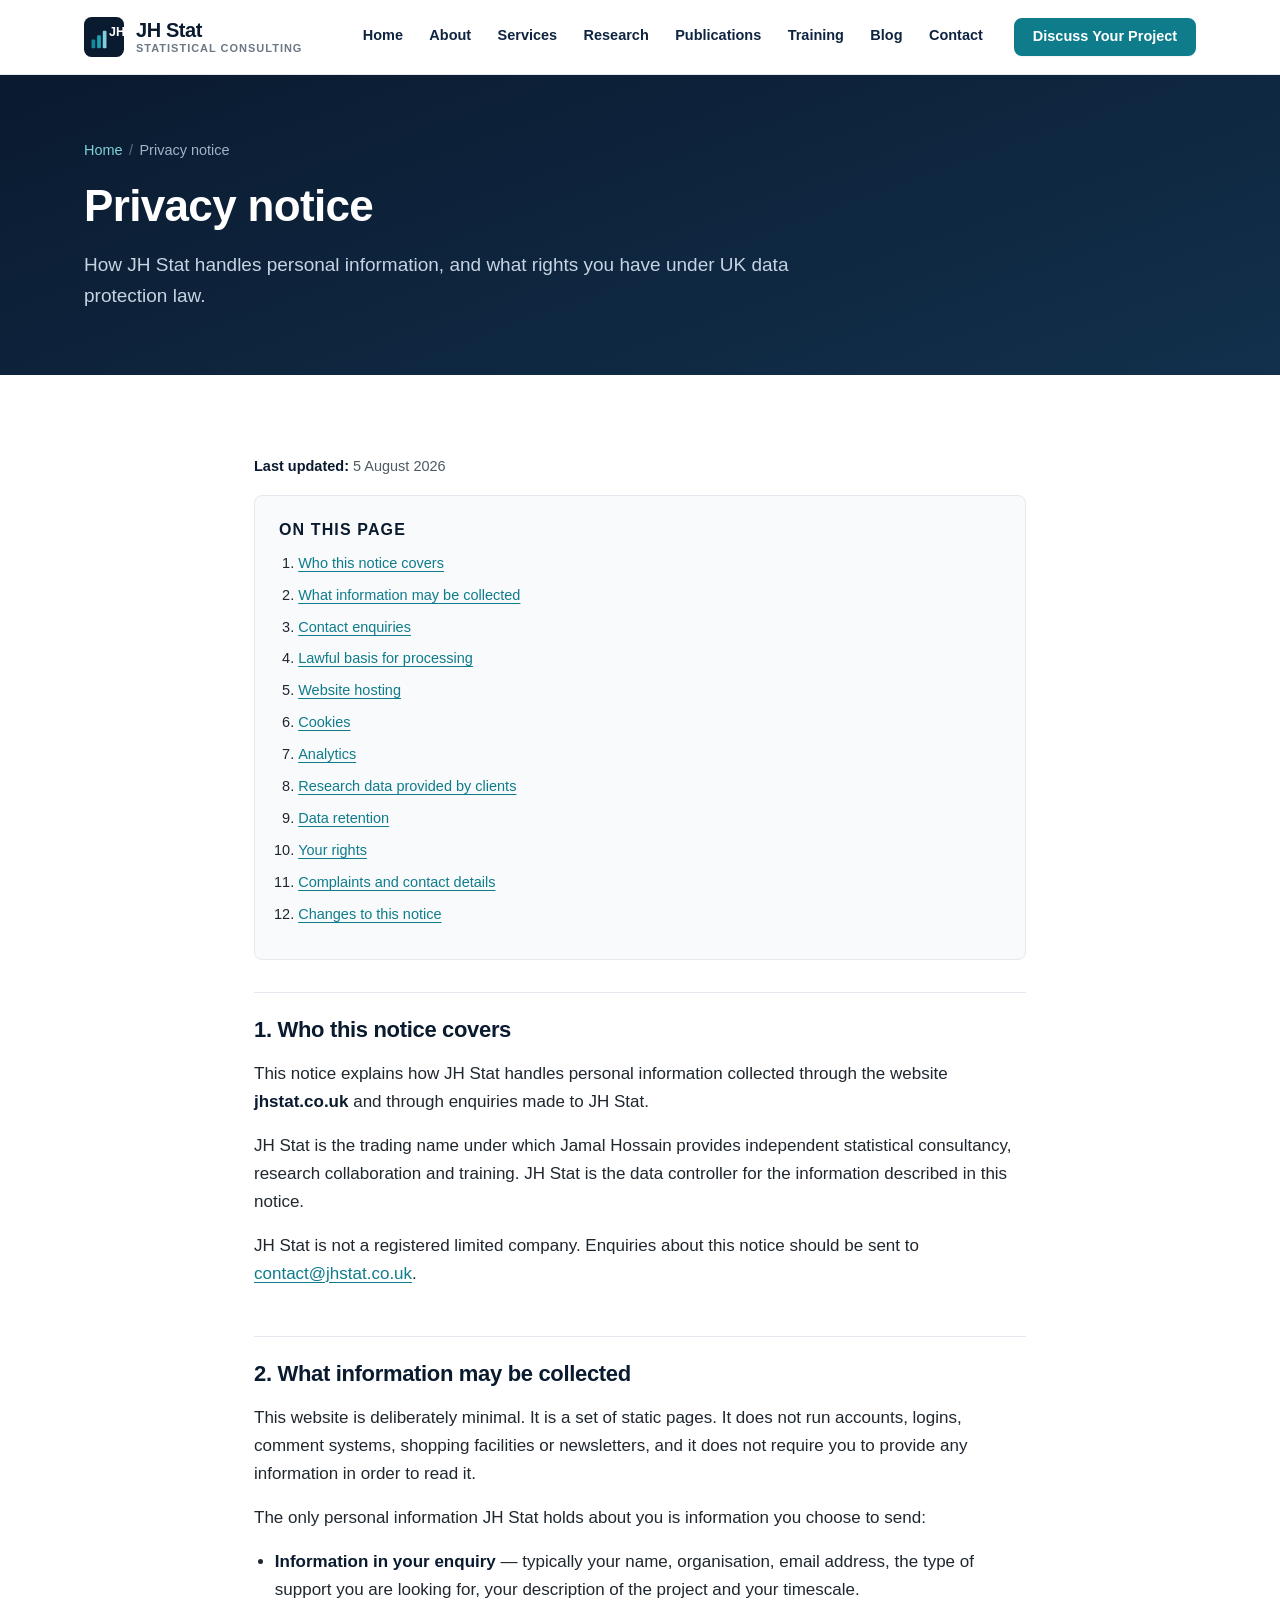
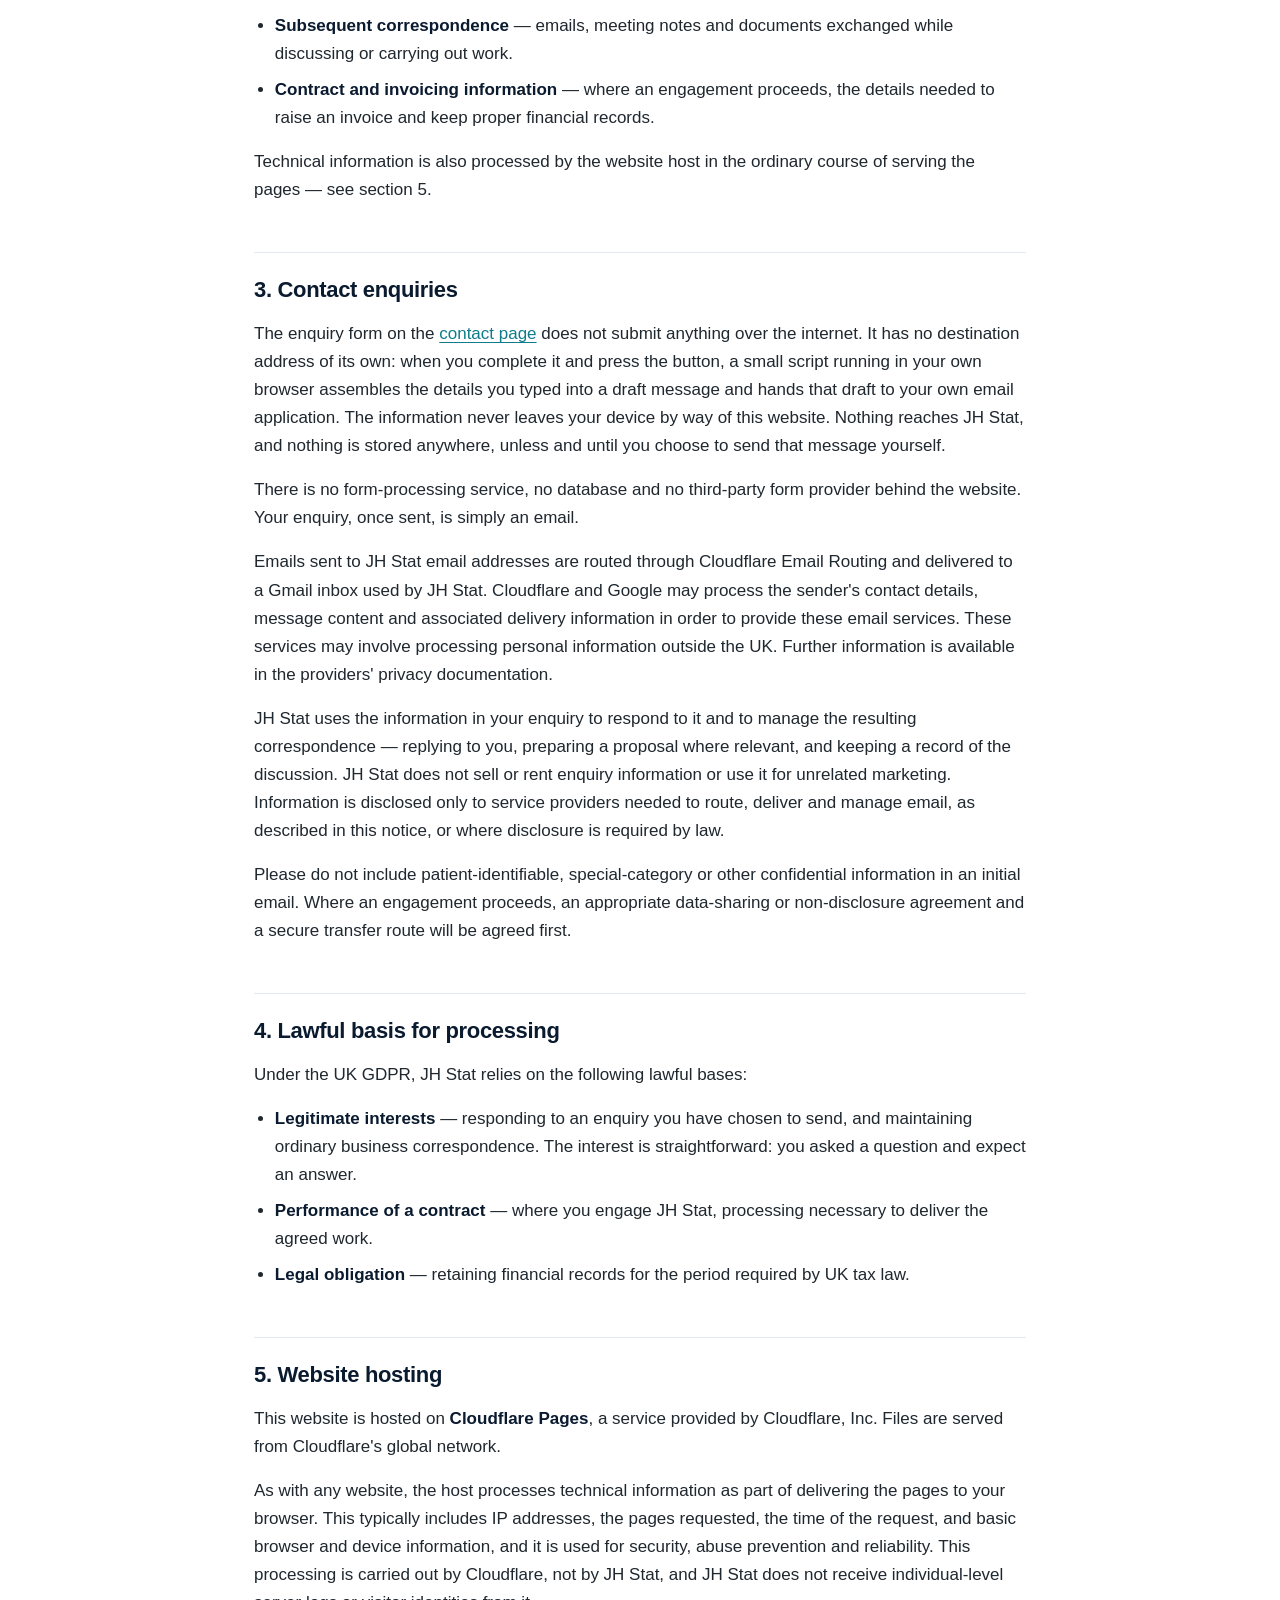
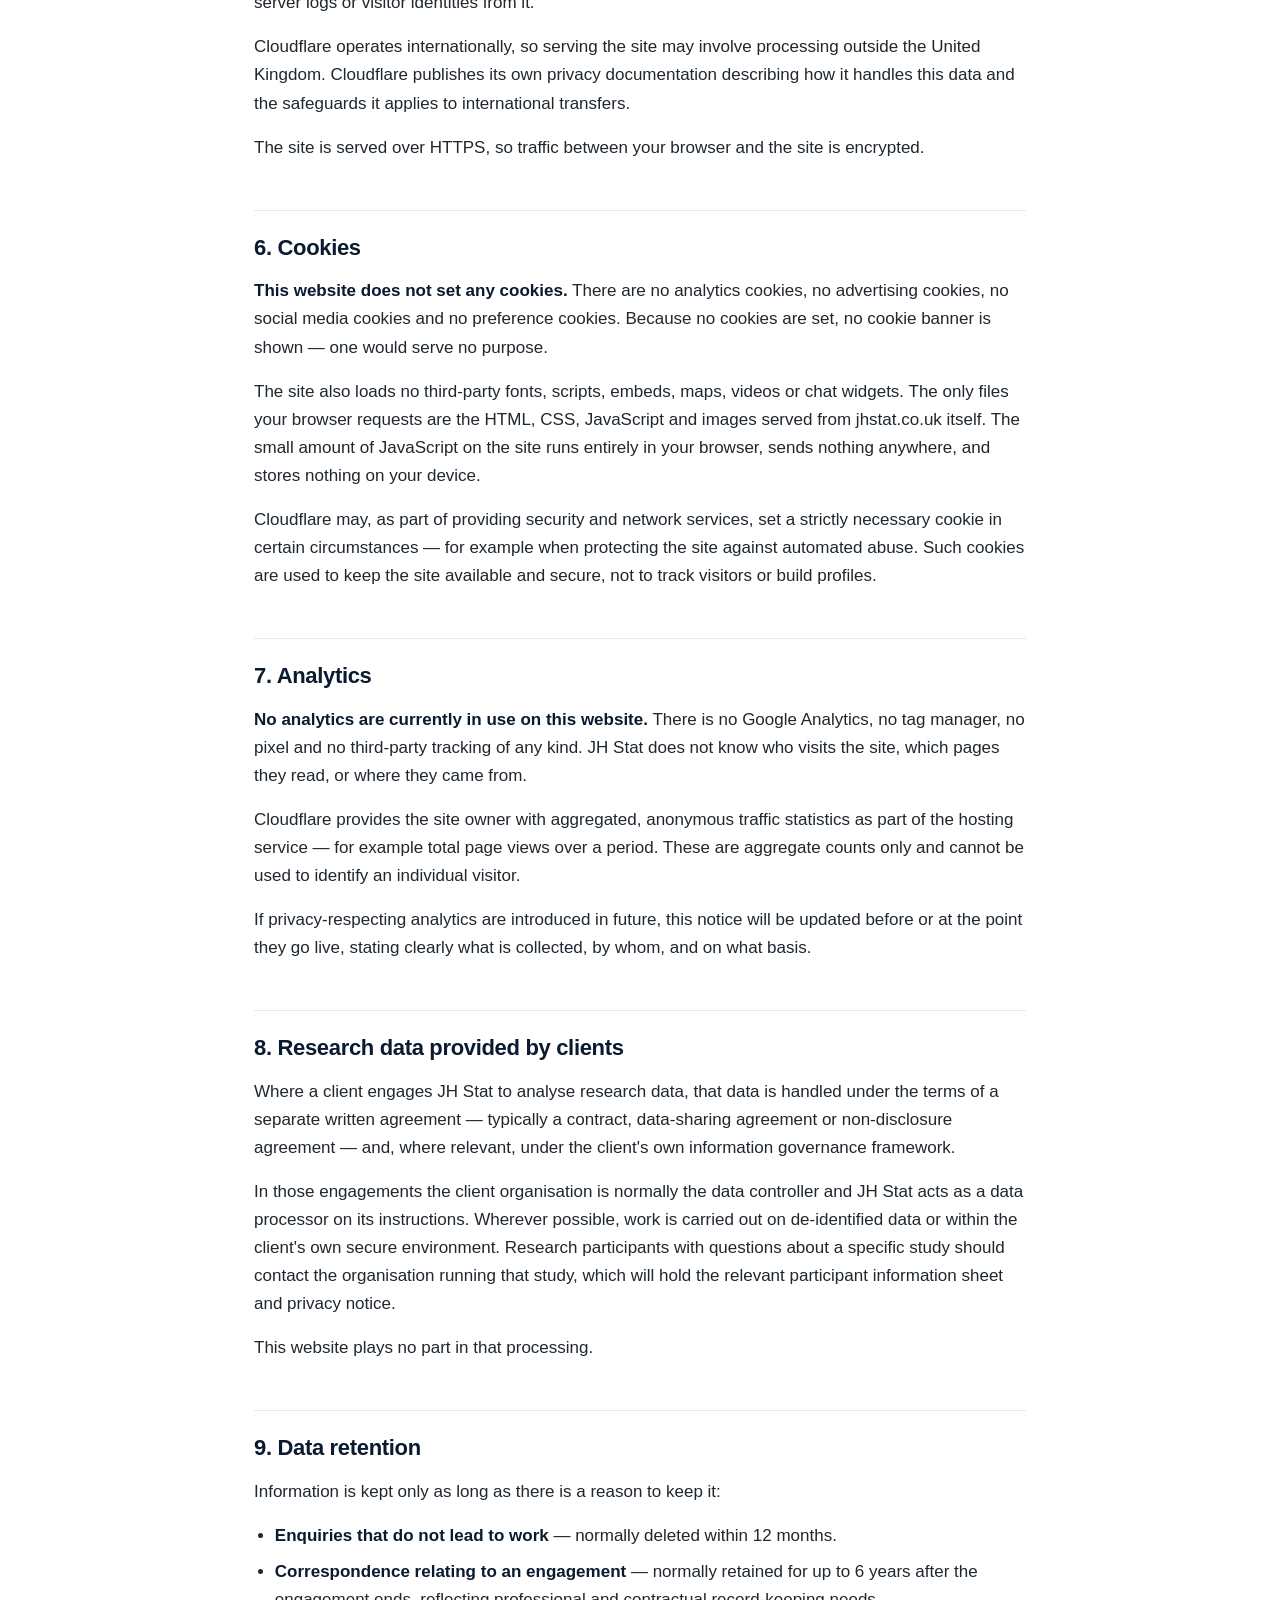
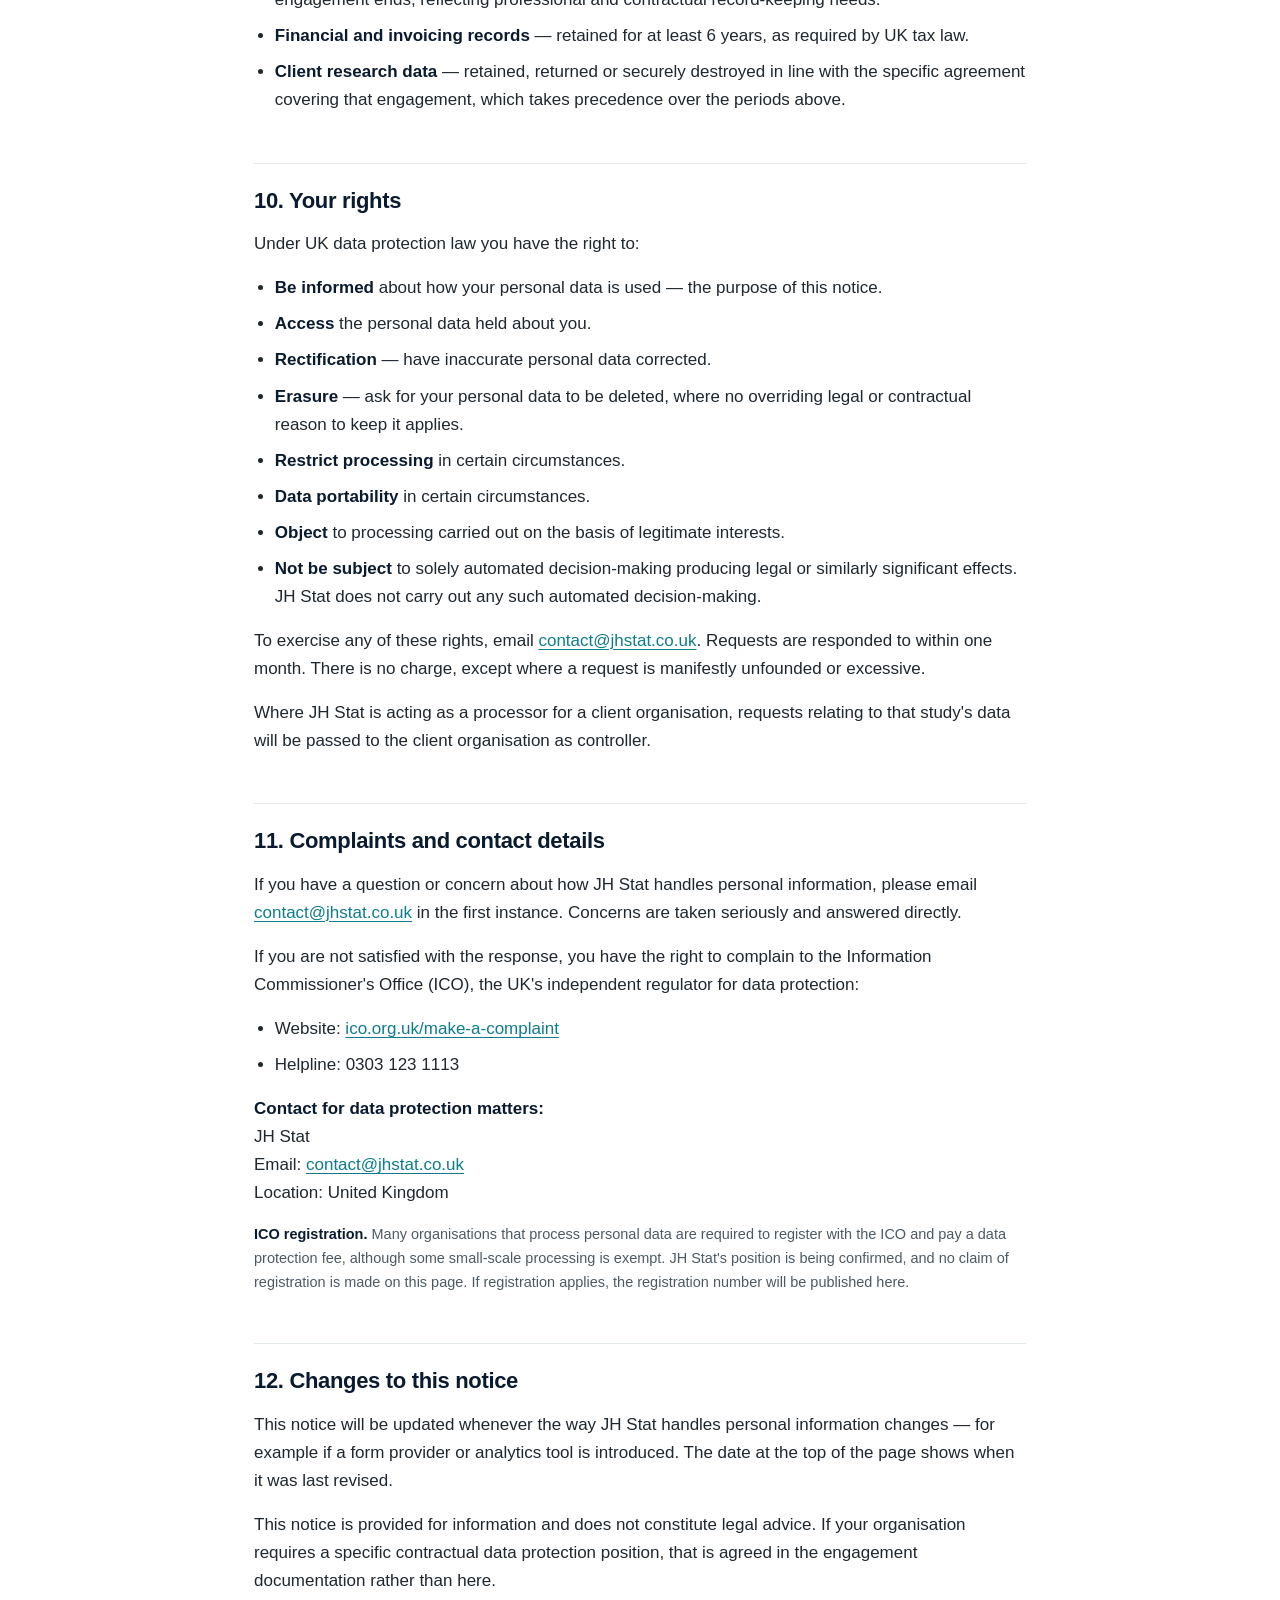
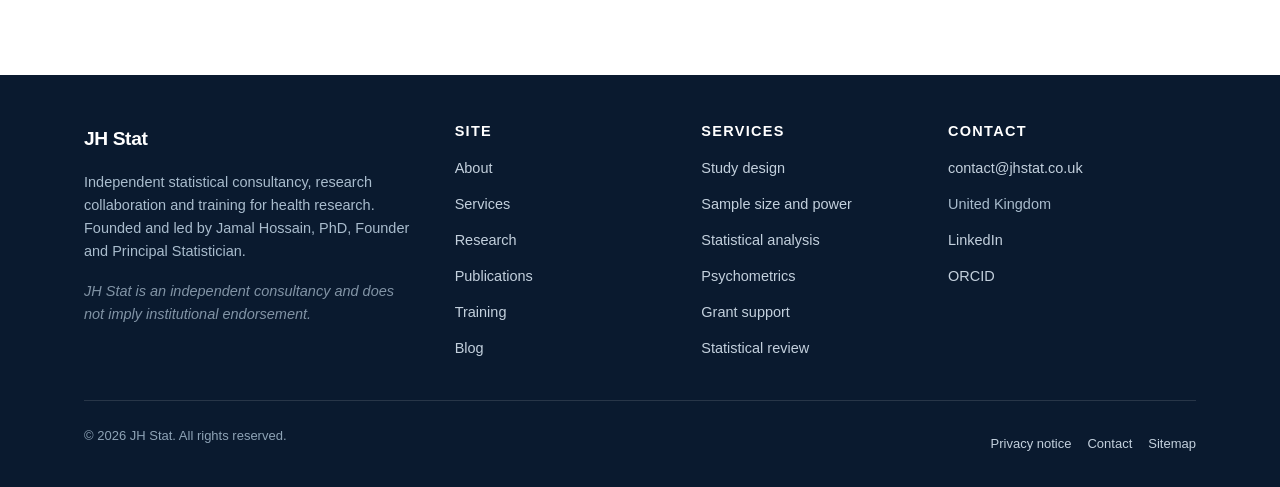
<file: privacy.html>
<!DOCTYPE html>
<html lang="en-GB">
<head>
  <meta charset="utf-8">
  <meta name="viewport" content="width=device-width, initial-scale=1">

  <!-- ===== SEO ===== -->
  <title>Privacy Notice | JH Stat</title>
  <meta name="description" content="How JH Stat handles personal information: what is collected, how enquiries are used, website hosting, cookies, analytics, data retention and your rights under UK data protection law.">
  <link rel="canonical" href="https://jhstat.co.uk/privacy">
  <meta name="author" content="Jamal Hossain">
  <meta name="robots" content="index, follow">
  <meta name="theme-color" content="#0a1a2f">

  <!-- ===== Open Graph / social sharing ===== -->
  <meta property="og:type" content="website">
  <meta property="og:site_name" content="JH Stat">
  <meta property="og:locale" content="en_GB">
  <meta property="og:title" content="Privacy Notice | JH Stat">
  <meta property="og:description" content="How JH Stat handles personal information under UK data protection law.">
  <meta property="og:url" content="https://jhstat.co.uk/privacy">
  <meta property="og:image" content="https://jhstat.co.uk/images/og-image.png">
  <meta property="og:image:alt" content="JH Stat — expert statistical consulting for health research">
  <meta name="twitter:card" content="summary_large_image">
  <meta name="twitter:title" content="Privacy Notice | JH Stat">
  <meta name="twitter:description" content="How JH Stat handles personal information under UK data protection law.">
  <meta name="twitter:image" content="https://jhstat.co.uk/images/og-image.png">

  <!-- ===== Icons and styles ===== -->
  <link rel="icon" href="favicon.svg" type="image/svg+xml">
  <!-- Marks the document as JavaScript-enabled before the stylesheet is applied, so the
       reveal-on-scroll animations never flash. Without JavaScript the CSS rule
       html:not(.js) .reveal keeps all content permanently visible. -->
  <script>document.documentElement.classList.add('js');</script>
  <link rel="stylesheet" href="css/style.css">
</head>

<body>
  <a class="skip-link" href="#main">Skip to main content</a>

  <!-- ================= HEADER ================= -->
  <header class="site-header">
    <div class="container header-inner">

      <a class="brand" href="/" aria-label="JH Stat — home page">
        <svg class="brand__mark" viewBox="0 0 64 64" aria-hidden="true" focusable="false">
          <rect width="64" height="64" rx="12" fill="#0a1a2f"></rect>
          <rect x="12" y="36" width="6" height="14" rx="1.5" fill="#128a9b"></rect>
          <rect x="21" y="29" width="6" height="21" rx="1.5" fill="#1aa3b5"></rect>
          <rect x="30" y="22" width="6" height="28" rx="1.5" fill="#7fd0da"></rect>
          <text x="40" y="30" font-family="Segoe UI, Helvetica, Arial, sans-serif" font-size="20" font-weight="700" fill="#ffffff">JH</text>
        </svg>
        <span class="brand__text">
          <span class="brand__name">JH Stat</span>
          <span class="brand__strap">Statistical Consulting</span>
        </span>
      </a>

      <button class="nav-toggle" type="button" aria-expanded="false" aria-controls="primary-navigation">
        <span class="nav-toggle__bars" aria-hidden="true"></span>
        <span class="visually-hidden">Open main menu</span>
      </button>

      <nav class="nav" id="primary-navigation" aria-label="Primary">
        <ul class="nav__list">
          <li><a class="nav__link" href="/">Home</a></li>
          <li><a class="nav__link" href="/about">About</a></li>
          <li><a class="nav__link" href="/services">Services</a></li>
          <li><a class="nav__link" href="/research">Research</a></li>
          <li><a class="nav__link" href="/publications">Publications</a></li>
          <li><a class="nav__link" href="/training">Training</a></li>
          <li><a class="nav__link" href="/blog">Blog</a></li>
          <li><a class="nav__link" href="/contact">Contact</a></li>
        </ul>
        <a class="btn btn--primary btn--small nav__cta" href="/contact">Discuss Your Project</a>
      </nav>

    </div>
  </header>

  <main id="main">

    <!-- ================= PAGE HERO ================= -->
    <section class="page-hero">
      <div class="container">
        <nav class="breadcrumb" aria-label="Breadcrumb">
          <ol>
            <li><a href="/">Home</a></li>
            <li aria-current="page">Privacy notice</li>
          </ol>
        </nav>
        <h1>Privacy notice</h1>
        <p>
          How JH Stat handles personal information, and what rights you have under UK data
          protection law.
        </p>
      </div>
    </section>

    <!-- ================= PRIVACY CONTENT ================= -->
    <section class="section">
      <div class="container container--narrow">

        <!--
          ============================================================
          IMPORTANT — KEEP THIS NOTICE ACCURATE
          ============================================================
          This notice describes the site AS BUILT: a static website with
          no cookies, no analytics, no tracking and no server-side form
          processing.

          YOU MUST UPDATE IT IF YOU LATER:
            - connect a form provider (Formspree, Basin, Web3Forms, etc.)
            - add analytics of any kind
            - embed third-party content (YouTube, maps, fonts, chat widgets)
            - add a newsletter or mailing list
            - set any cookie

          Each of those introduces processing this notice currently says
          does not happen. Leaving the notice unchanged would make it
          inaccurate, which is itself a compliance problem.

          Update the "last updated" date below whenever you revise this notice.
          The ICO registration position is still to be confirmed — see section 11.
          ============================================================
        -->

        <p class="small"><strong>Last updated:</strong> 5 August 2026</p>

        <div class="toc">
          <h2>On this page</h2>
          <ol>
            <li><a href="#who-we-are">Who this notice covers</a></li>
            <li><a href="#what-we-collect">What information may be collected</a></li>
            <li><a href="#enquiries">Contact enquiries</a></li>
            <li><a href="#lawful-basis">Lawful basis for processing</a></li>
            <li><a href="#hosting">Website hosting</a></li>
            <li><a href="#cookies">Cookies</a></li>
            <li><a href="#analytics">Analytics</a></li>
            <li><a href="#client-data">Research data provided by clients</a></li>
            <li><a href="#retention">Data retention</a></li>
            <li><a href="#rights">Your rights</a></li>
            <li><a href="#complaints">Complaints and contact details</a></li>
            <li><a href="#changes">Changes to this notice</a></li>
          </ol>
        </div>

        <div class="prose">

          <h2 id="who-we-are">1. Who this notice covers</h2>
          <p>
            This notice explains how JH Stat handles personal information collected through the
            website <strong>jhstat.co.uk</strong> and through enquiries made to JH Stat.
          </p>
          <p>
            JH Stat is the trading name under which Jamal Hossain provides independent statistical
            consultancy, research collaboration and training. JH Stat is the data controller for
            the information described in this notice.
          </p>
          <p>
            JH Stat is not a registered limited company. Enquiries about this notice should be sent
            to <a href="mailto:contact@jhstat.co.uk">contact@jhstat.co.uk</a>.
          </p>

          <h2 id="what-we-collect">2. What information may be collected</h2>
          <p>
            This website is deliberately minimal. It is a set of static pages. It does not run
            accounts, logins, comment systems, shopping facilities or newsletters, and it does not
            require you to provide any information in order to read it.
          </p>
          <p>The only personal information JH Stat holds about you is information you choose to send:</p>
          <ul>
            <li><strong>Information in your enquiry</strong> — typically your name, organisation, email address, the type of support you are looking for, your description of the project and your timescale.</li>
            <li><strong>Subsequent correspondence</strong> — emails, meeting notes and documents exchanged while discussing or carrying out work.</li>
            <li><strong>Contract and invoicing information</strong> — where an engagement proceeds, the details needed to raise an invoice and keep proper financial records.</li>
          </ul>
          <p>
            Technical information is also processed by the website host in the ordinary course of
            serving the pages — see section 5.
          </p>

          <h2 id="enquiries">3. Contact enquiries</h2>
          <p>
            The enquiry form on the <a href="/contact">contact page</a> does not submit anything
            over the internet. It has no destination address of its own: when you complete it and
            press the button, a small script running in your own browser assembles the details you
            typed into a draft message and hands that draft to your own email application. The
            information never leaves your device by way of this website. Nothing reaches JH Stat,
            and nothing is stored anywhere, unless and until you choose to send that message
            yourself.
          </p>
          <p>
            There is no form-processing service, no database and no third-party form provider behind
            the website. Your enquiry, once sent, is simply an email.
          </p>
          <p>
            Emails sent to JH Stat email addresses are routed through Cloudflare Email Routing and
            delivered to a Gmail inbox used by JH Stat. Cloudflare and Google may process the
            sender's contact details, message content and associated delivery information in order
            to provide these email services. These services may involve processing personal
            information outside the UK. Further information is available in the providers' privacy
            documentation.
          </p>
          <p>
            JH Stat uses the information in your enquiry to respond to it and to manage the
            resulting correspondence — replying to you, preparing a proposal where relevant, and
            keeping a record of the discussion. JH Stat does not sell or rent enquiry information or
            use it for unrelated marketing. Information is disclosed only to service providers
            needed to route, deliver and manage email, as described in this notice, or where
            disclosure is required by law.
          </p>
          <p>
            Please do not include patient-identifiable, special-category or other confidential
            information in an initial email. Where an engagement proceeds, an appropriate
            data-sharing or non-disclosure agreement and a secure transfer route will be agreed
            first.
          </p>

          <h2 id="lawful-basis">4. Lawful basis for processing</h2>
          <p>Under the UK GDPR, JH Stat relies on the following lawful bases:</p>
          <ul>
            <li><strong>Legitimate interests</strong> — responding to an enquiry you have chosen to send, and maintaining ordinary business correspondence. The interest is straightforward: you asked a question and expect an answer.</li>
            <li><strong>Performance of a contract</strong> — where you engage JH Stat, processing necessary to deliver the agreed work.</li>
            <li><strong>Legal obligation</strong> — retaining financial records for the period required by UK tax law.</li>
          </ul>

          <h2 id="hosting">5. Website hosting</h2>
          <p>
            This website is hosted on <strong>Cloudflare Pages</strong>, a service provided by
            Cloudflare, Inc. Files are served from Cloudflare's global network.
          </p>
          <p>
            As with any website, the host processes technical information as part of delivering the
            pages to your browser. This typically includes IP addresses, the pages requested, the
            time of the request, and basic browser and device information, and it is used for
            security, abuse prevention and reliability. This processing is carried out by
            Cloudflare, not by JH Stat, and JH Stat does not receive individual-level server logs
            or visitor identities from it.
          </p>
          <p>
            Cloudflare operates internationally, so serving the site may involve processing outside
            the United Kingdom. Cloudflare publishes its own privacy documentation describing how it
            handles this data and the safeguards it applies to international transfers.
          </p>
          <p>
            The site is served over HTTPS, so traffic between your browser and the site is
            encrypted.
          </p>
          <!-- TODO: if you ever move hosting away from Cloudflare Pages, update this section. -->

          <h2 id="cookies">6. Cookies</h2>
          <p>
            <strong>This website does not set any cookies.</strong> There are no analytics cookies,
            no advertising cookies, no social media cookies and no preference cookies. Because no
            cookies are set, no cookie banner is shown — one would serve no purpose.
          </p>
          <p>
            The site also loads no third-party fonts, scripts, embeds, maps, videos or chat widgets.
            The only files your browser requests are the HTML, CSS, JavaScript and images served
            from jhstat.co.uk itself. The small amount of JavaScript on the site runs entirely in
            your browser, sends nothing anywhere, and stores nothing on your device.
          </p>
          <p>
            Cloudflare may, as part of providing security and network services, set a strictly
            necessary cookie in certain circumstances — for example when protecting the site against
            automated abuse. Such cookies are used to keep the site available and secure, not to
            track visitors or build profiles.
          </p>
          <!-- TODO: if you add analytics, embeds or a form provider, this section must be rewritten
               and you will very likely need a cookie consent mechanism. -->

          <h2 id="analytics">7. Analytics</h2>
          <p>
            <strong>No analytics are currently in use on this website.</strong> There is no Google
            Analytics, no tag manager, no pixel and no third-party tracking of any kind. JH Stat
            does not know who visits the site, which pages they read, or where they came from.
          </p>
          <p>
            Cloudflare provides the site owner with aggregated, anonymous traffic statistics as part
            of the hosting service — for example total page views over a period. These are
            aggregate counts only and cannot be used to identify an individual visitor.
          </p>
          <p>
            If privacy-respecting analytics are introduced in future, this notice will be updated
            before or at the point they go live, stating clearly what is collected, by whom, and on
            what basis.
          </p>

          <h2 id="client-data">8. Research data provided by clients</h2>
          <p>
            Where a client engages JH Stat to analyse research data, that data is handled under the
            terms of a separate written agreement — typically a contract, data-sharing agreement or
            non-disclosure agreement — and, where relevant, under the client's own information
            governance framework.
          </p>
          <p>
            In those engagements the client organisation is normally the data controller and JH Stat
            acts as a data processor on its instructions. Wherever possible, work is carried out on
            de-identified data or within the client's own secure environment. Research participants
            with questions about a specific study should contact the organisation running that
            study, which will hold the relevant participant information sheet and privacy notice.
          </p>
          <p>This website plays no part in that processing.</p>

          <h2 id="retention">9. Data retention</h2>
          <p>Information is kept only as long as there is a reason to keep it:</p>
          <ul>
            <li><strong>Enquiries that do not lead to work</strong> — normally deleted within 12 months.</li>
            <li><strong>Correspondence relating to an engagement</strong> — normally retained for up to 6 years after the engagement ends, reflecting professional and contractual record-keeping needs.</li>
            <li><strong>Financial and invoicing records</strong> — retained for at least 6 years, as required by UK tax law.</li>
            <li><strong>Client research data</strong> — retained, returned or securely destroyed in line with the specific agreement covering that engagement, which takes precedence over the periods above.</li>
          </ul>

          <h2 id="rights">10. Your rights</h2>
          <p>Under UK data protection law you have the right to:</p>
          <ul>
            <li><strong>Be informed</strong> about how your personal data is used — the purpose of this notice.</li>
            <li><strong>Access</strong> the personal data held about you.</li>
            <li><strong>Rectification</strong> — have inaccurate personal data corrected.</li>
            <li><strong>Erasure</strong> — ask for your personal data to be deleted, where no overriding legal or contractual reason to keep it applies.</li>
            <li><strong>Restrict processing</strong> in certain circumstances.</li>
            <li><strong>Data portability</strong> in certain circumstances.</li>
            <li><strong>Object</strong> to processing carried out on the basis of legitimate interests.</li>
            <li><strong>Not be subject</strong> to solely automated decision-making producing legal or similarly significant effects. JH Stat does not carry out any such automated decision-making.</li>
          </ul>
          <p>
            To exercise any of these rights, email
            <a href="mailto:contact@jhstat.co.uk">contact@jhstat.co.uk</a>. Requests are responded to
            within one month. There is no charge, except where a request is manifestly unfounded or
            excessive.
          </p>
          <p>
            Where JH Stat is acting as a processor for a client organisation, requests relating to
            that study's data will be passed to the client organisation as controller.
          </p>

          <h2 id="complaints">11. Complaints and contact details</h2>
          <p>
            If you have a question or concern about how JH Stat handles personal information, please
            email <a href="mailto:contact@jhstat.co.uk">contact@jhstat.co.uk</a> in the first instance.
            Concerns are taken seriously and answered directly.
          </p>
          <p>
            If you are not satisfied with the response, you have the right to complain to the
            Information Commissioner's Office (ICO), the UK's independent regulator for data
            protection:
          </p>
          <ul>
            <li>Website: <a href="https://ico.org.uk/make-a-complaint/" rel="noopener">ico.org.uk/make-a-complaint</a></li>
            <li>Helpline: 0303 123 1113</li>
          </ul>
          <p>
            <strong>Contact for data protection matters:</strong><br>
            JH Stat<br>
            Email: <a href="mailto:contact@jhstat.co.uk">contact@jhstat.co.uk</a><br>
            Location: United Kingdom
          </p>
          <p class="small">
            <strong>ICO registration.</strong> Many organisations that process personal data are
            required to register with the ICO and pay a data protection fee, although some
            small-scale processing is exempt. JH Stat's position is being confirmed, and no claim
            of registration is made on this page. If registration applies, the registration number
            will be published here.
          </p>
          <!--
            ACTION FOR THE SITE OWNER: check your position using the ICO's self-assessment tool at
            ico.org.uk. If you register, replace the paragraph above with your registration number.
            If you are exempt, say so plainly instead. Do not claim registration until it is in
            place. Consider also whether to publish a postal or business address — some
            institutional clients and procurement teams expect one.
          -->

          <h2 id="changes">12. Changes to this notice</h2>
          <p>
            This notice will be updated whenever the way JH Stat handles personal information
            changes — for example if a form provider or analytics tool is introduced. The date at
            the top of the page shows when it was last revised.
          </p>
          <p>
            This notice is provided for information and does not constitute legal advice. If your
            organisation requires a specific contractual data protection position, that is agreed in
            the engagement documentation rather than here.
          </p>

        </div>

      </div>
    </section>

  </main>

  <!-- ================= FOOTER ================= -->
  <footer class="site-footer">
    <div class="container">

      <div class="footer-grid">

        <div class="footer-brand">
          <span class="brand__name">JH Stat</span>
          <p>
            Independent statistical consultancy, research collaboration and training for health
            research. Founded and led by Jamal Hossain, PhD, Founder and Principal Statistician.
          </p>
          <p class="footer-independence">
            JH Stat is an independent consultancy and does not imply institutional endorsement.
          </p>
        </div>

        <div>
          <h2>Site</h2>
          <ul class="footer-list">
            <li><a href="/about">About</a></li>
            <li><a href="/services">Services</a></li>
            <li><a href="/research">Research</a></li>
            <li><a href="/publications">Publications</a></li>
            <li><a href="/training">Training</a></li>
            <li><a href="/blog">Blog</a></li>
          </ul>
        </div>

        <div>
          <h2>Services</h2>
          <ul class="footer-list">
            <li><a href="/services#study-design">Study design</a></li>
            <li><a href="/services#sample-size">Sample size and power</a></li>
            <li><a href="/services#analysis">Statistical analysis</a></li>
            <li><a href="/services#psychometrics">Psychometrics</a></li>
            <li><a href="/services#grants">Grant support</a></li>
            <li><a href="/services#review">Statistical review</a></li>
          </ul>
        </div>

        <div>
          <h2>Contact</h2>
          <ul class="footer-list">
            <li><a href="mailto:contact@jhstat.co.uk">contact@jhstat.co.uk</a></li>
            <li>United Kingdom</li>
            <li><a href="https://www.linkedin.com/in/dr-jamal-hossain-fhea-47050071/" rel="noopener">LinkedIn</a></li>
            <li><a href="https://orcid.org/0000-0002-2728-1055" rel="noopener">ORCID</a></li>
          </ul>
        </div>

      </div>

      <div class="footer-bottom">
        <p>&copy; <span data-current-year>2026</span> JH Stat. All rights reserved.</p>
        <ul>
          <li><a href="/privacy">Privacy notice</a></li>
          <li><a href="/contact">Contact</a></li>
          <li><a href="sitemap.xml">Sitemap</a></li>
        </ul>
      </div>

    </div>
  </footer>

  <script src="js/script.js" defer></script>
</body>
</html>
</file>
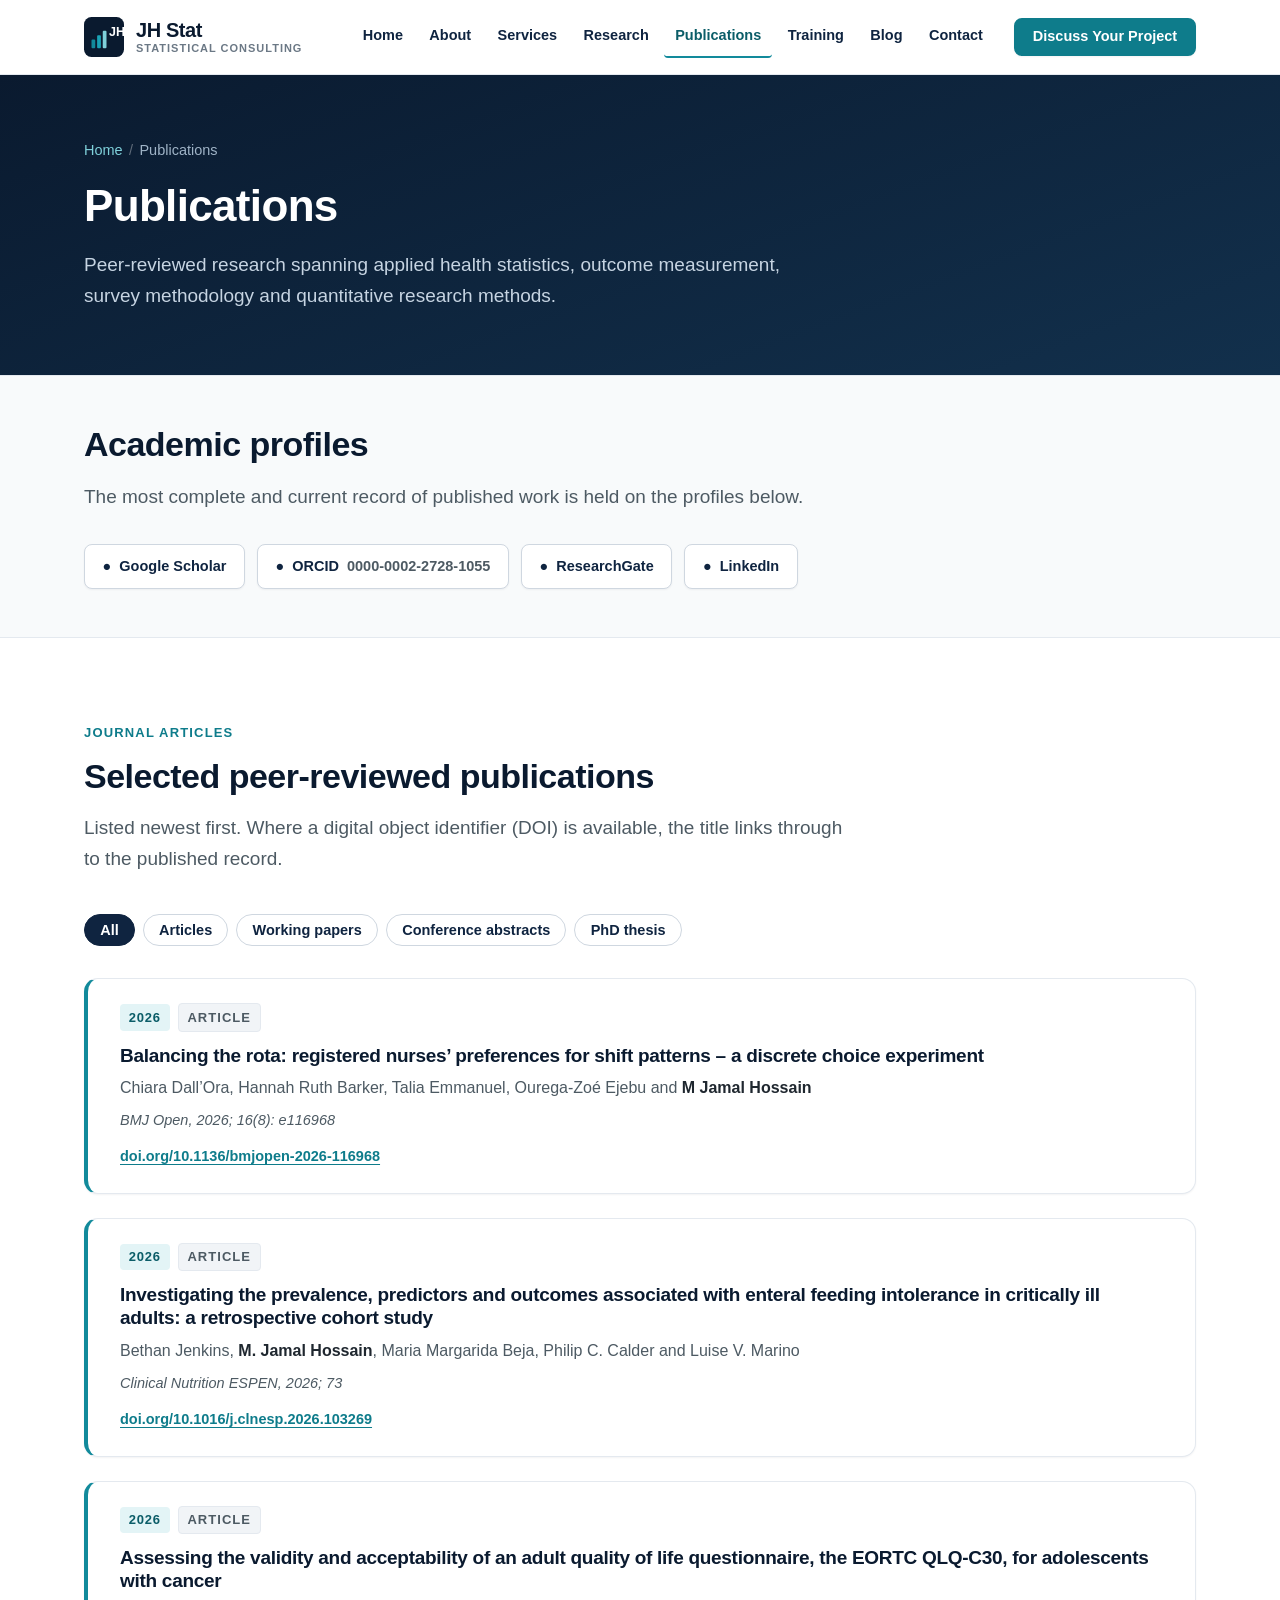
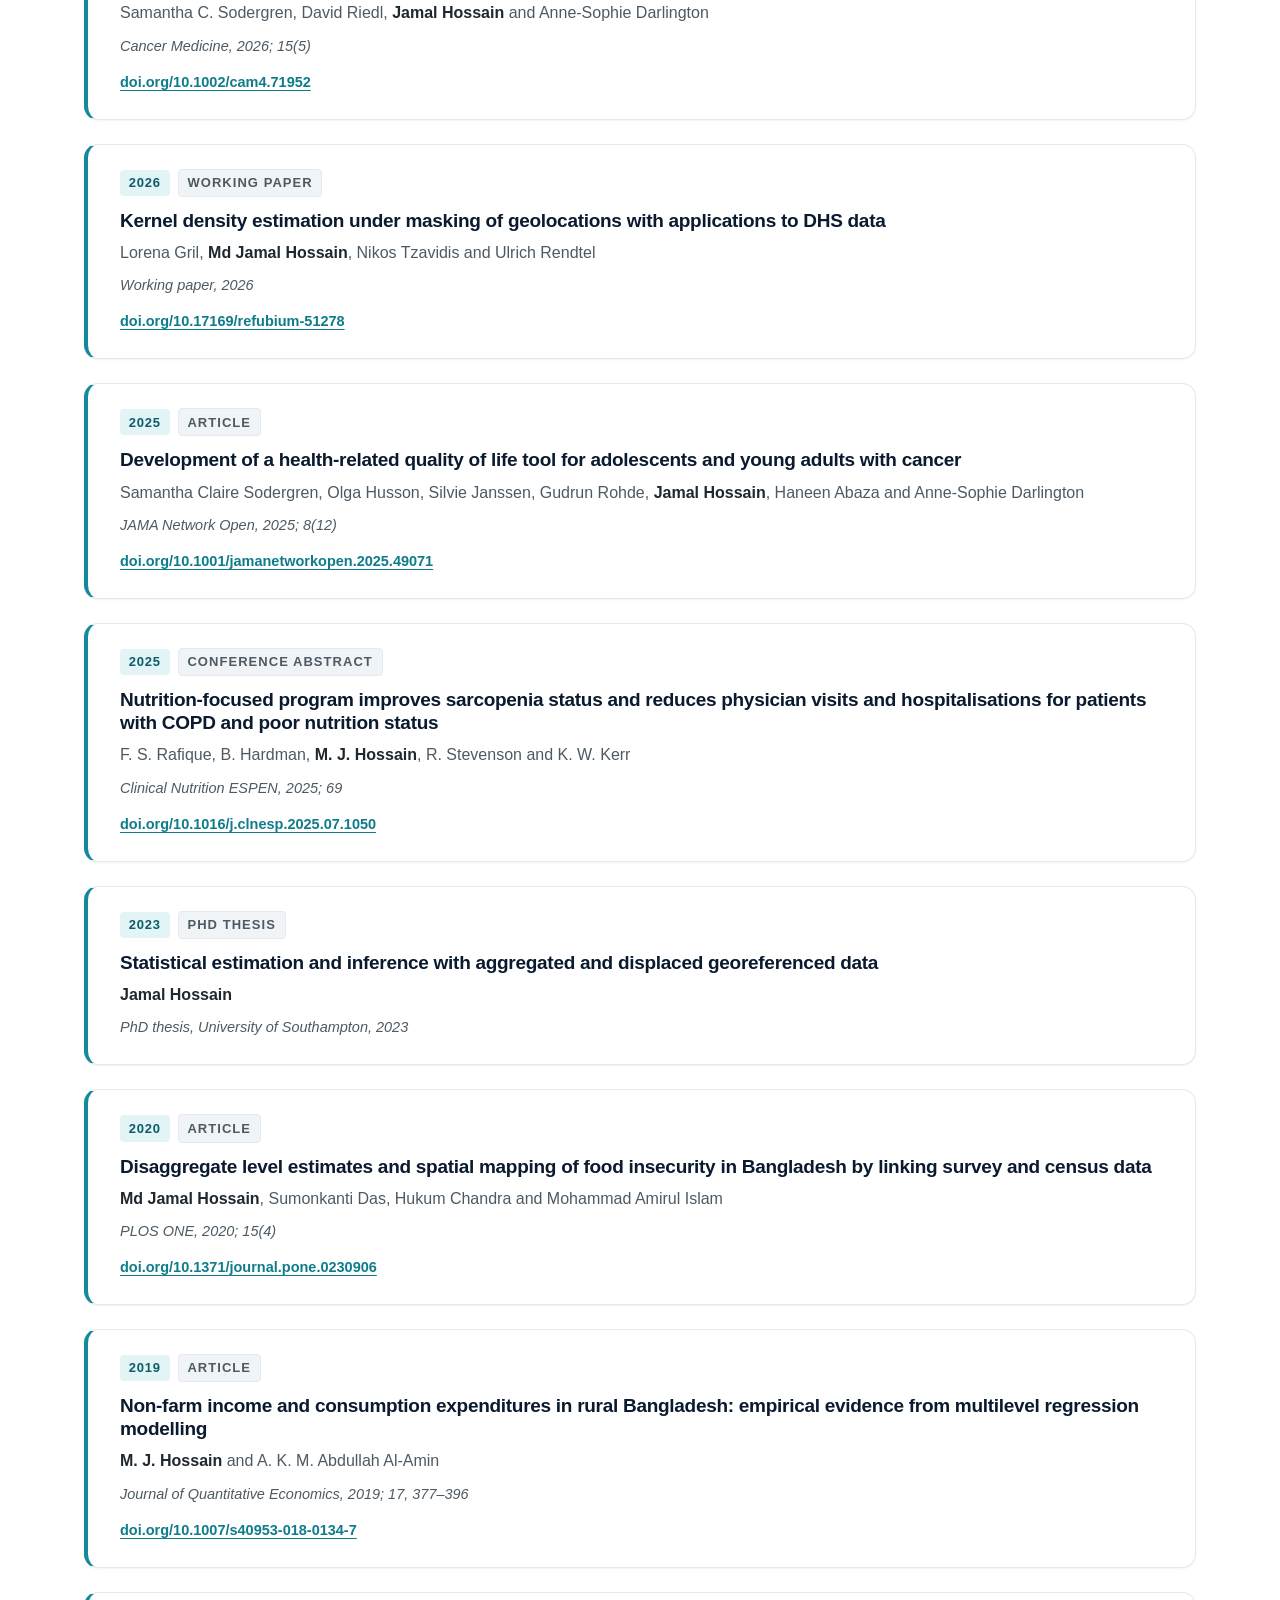
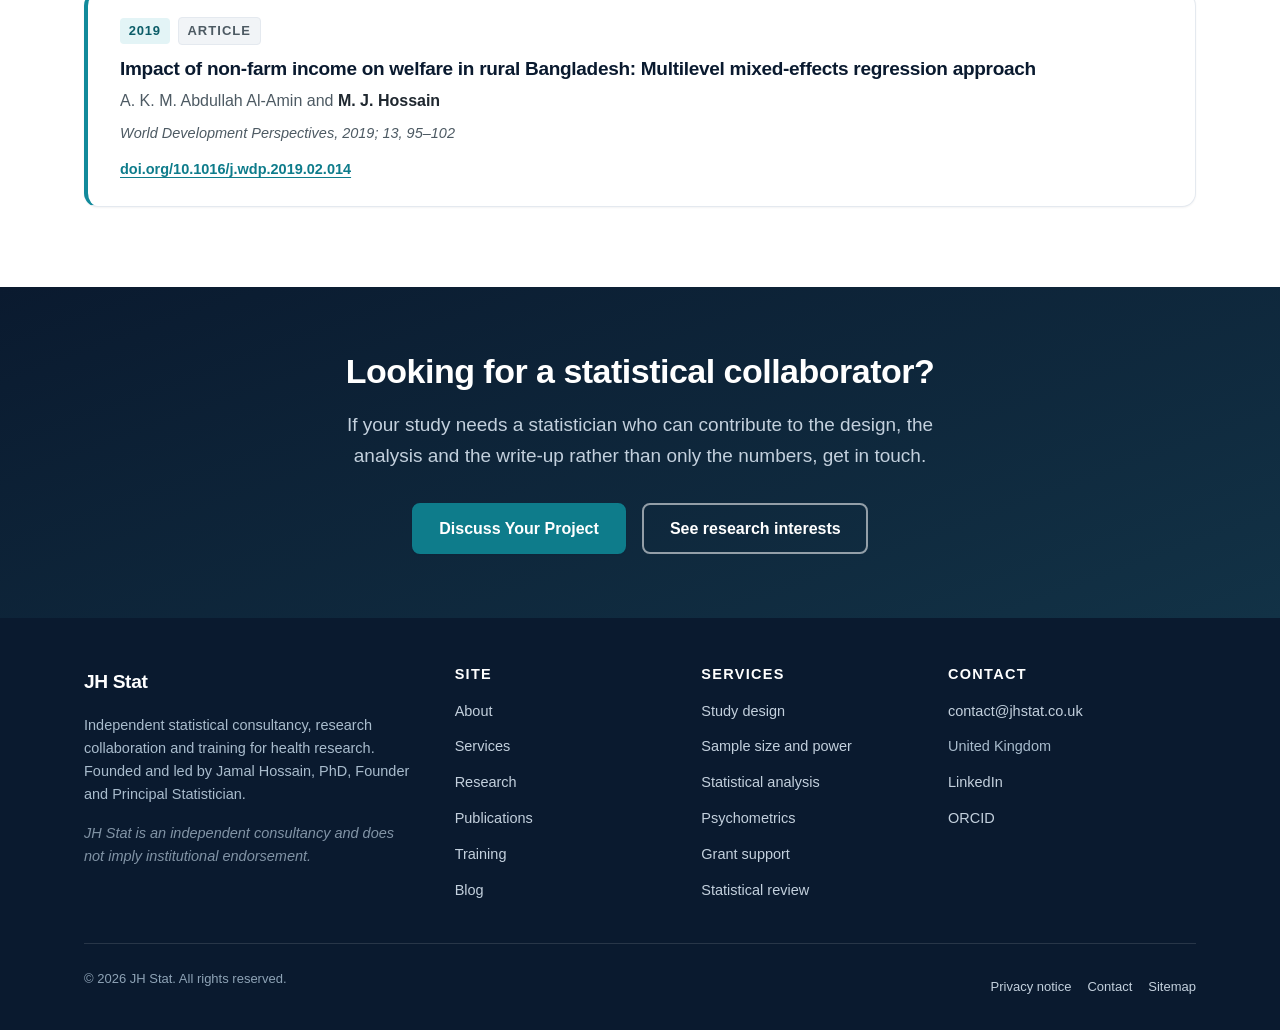
<file: publications.html>
<!DOCTYPE html>
<html lang="en-GB">
<head>
  <meta charset="utf-8">
  <meta name="viewport" content="width=device-width, initial-scale=1">

  <!-- ===== SEO ===== -->
  <title>Publications | JH Stat</title>
  <meta name="description" content="Peer-reviewed publications by Jamal Hossain, PhD, spanning applied health statistics, measurement and quantitative research methods, with links to Google Scholar, ORCID and ResearchGate.">
  <link rel="canonical" href="https://jhstat.co.uk/publications">
  <meta name="author" content="Jamal Hossain">
  <meta name="robots" content="index, follow">
  <meta name="theme-color" content="#0a1a2f">

  <!-- ===== Open Graph / social sharing ===== -->
  <meta property="og:type" content="website">
  <meta property="og:site_name" content="JH Stat">
  <meta property="og:locale" content="en_GB">
  <meta property="og:title" content="Publications | JH Stat">
  <meta property="og:description" content="Peer-reviewed research spanning applied health statistics, measurement and quantitative methods.">
  <meta property="og:url" content="https://jhstat.co.uk/publications">
  <meta property="og:image" content="https://jhstat.co.uk/images/og-image.png">
  <meta property="og:image:alt" content="JH Stat — expert statistical consulting for health research">
  <meta name="twitter:card" content="summary_large_image">
  <meta name="twitter:title" content="Publications | JH Stat">
  <meta name="twitter:description" content="Peer-reviewed research spanning applied health statistics, measurement and quantitative methods.">
  <meta name="twitter:image" content="https://jhstat.co.uk/images/og-image.png">

  <!-- ===== Icons and styles ===== -->
  <link rel="icon" href="favicon.svg" type="image/svg+xml">
  <!-- Marks the document as JavaScript-enabled before the stylesheet is applied, so the
       reveal-on-scroll animations never flash. Without JavaScript the CSS rule
       html:not(.js) .reveal keeps all content permanently visible. -->
  <script>document.documentElement.classList.add('js');</script>
  <link rel="stylesheet" href="css/style.css">

  <!-- ===== Structured data ===== -->
  <script type="application/ld+json">
  {
    "@context": "https://schema.org",
    "@type": "CollectionPage",
    "name": "Publications",
    "url": "https://jhstat.co.uk/publications",
    "inLanguage": "en-GB",
    "about": { "@type": "Person", "@id": "https://jhstat.co.uk/#jamal-hossain", "name": "Jamal Hossain" },
    "isPartOf": {
      "@type": "WebSite",
      "@id": "https://jhstat.co.uk/#website",
      "url": "https://jhstat.co.uk/",
      "name": "JH Stat"
    }
  }
  </script>
  <!--
    Optional future enhancement: a ScholarlyArticle entry per paper inside an ItemList
    would give richer search results. Only add entries for publications that genuinely
    exist, and copy the DOI from the entry below rather than retyping it.
  -->
</head>

<body>
  <a class="skip-link" href="#main">Skip to main content</a>

  <!-- ================= HEADER ================= -->
  <header class="site-header">
    <div class="container header-inner">

      <a class="brand" href="/" aria-label="JH Stat — home page">
        <svg class="brand__mark" viewBox="0 0 64 64" aria-hidden="true" focusable="false">
          <rect width="64" height="64" rx="12" fill="#0a1a2f"></rect>
          <rect x="12" y="36" width="6" height="14" rx="1.5" fill="#128a9b"></rect>
          <rect x="21" y="29" width="6" height="21" rx="1.5" fill="#1aa3b5"></rect>
          <rect x="30" y="22" width="6" height="28" rx="1.5" fill="#7fd0da"></rect>
          <text x="40" y="30" font-family="Segoe UI, Helvetica, Arial, sans-serif" font-size="20" font-weight="700" fill="#ffffff">JH</text>
        </svg>
        <span class="brand__text">
          <span class="brand__name">JH Stat</span>
          <span class="brand__strap">Statistical Consulting</span>
        </span>
      </a>

      <button class="nav-toggle" type="button" aria-expanded="false" aria-controls="primary-navigation">
        <span class="nav-toggle__bars" aria-hidden="true"></span>
        <span class="visually-hidden">Open main menu</span>
      </button>

      <nav class="nav" id="primary-navigation" aria-label="Primary">
        <ul class="nav__list">
          <li><a class="nav__link" href="/">Home</a></li>
          <li><a class="nav__link" href="/about">About</a></li>
          <li><a class="nav__link" href="/services">Services</a></li>
          <li><a class="nav__link" href="/research">Research</a></li>
          <li><a class="nav__link" href="/publications" aria-current="page">Publications</a></li>
          <li><a class="nav__link" href="/training">Training</a></li>
          <li><a class="nav__link" href="/blog">Blog</a></li>
          <li><a class="nav__link" href="/contact">Contact</a></li>
        </ul>
        <a class="btn btn--primary btn--small nav__cta" href="/contact">Discuss Your Project</a>
      </nav>

    </div>
  </header>

  <main id="main">

    <!-- ================= PAGE HERO ================= -->
    <section class="page-hero">
      <div class="container">
        <nav class="breadcrumb" aria-label="Breadcrumb">
          <ol>
            <li><a href="/">Home</a></li>
            <li aria-current="page">Publications</li>
          </ol>
        </nav>
        <h1>Publications</h1>
        <p>
          Peer-reviewed research spanning applied health statistics, outcome measurement,
          survey methodology and quantitative research methods.
        </p>
      </div>
    </section>

    <!-- ================= ACADEMIC PROFILES ================= -->
    <section class="section section--tight section--alt" aria-labelledby="profiles-heading">
      <div class="container">
        <h2 id="profiles-heading">Academic profiles</h2>
        <p class="lead mb-6">
          The most complete and current record of published work is held on the profiles below.
        </p>

        <!--
          Academic profile links. If any of these URLs change, update them here and
          also in the "sameAs" array of the structured data block in index.html
          and about.html, and in the footer of every page.
        -->
        <ul class="profile-links">
          <li>
            <a href="https://scholar.google.com/citations?hl=en&amp;user=kIWvuM8AAAAJ" rel="noopener">
              <span aria-hidden="true">&#9679;</span> Google Scholar
            </a>
          </li>
          <li>
            <a href="https://orcid.org/0000-0002-2728-1055" rel="noopener">
              <span aria-hidden="true">&#9679;</span> ORCID <span class="small">0000-0002-2728-1055</span>
            </a>
          </li>
          <li>
            <a href="https://www.researchgate.net/profile/Md-Hossain-122" rel="noopener">
              <span aria-hidden="true">&#9679;</span> ResearchGate
            </a>
          </li>
          <li>
            <a href="https://www.linkedin.com/in/dr-jamal-hossain-fhea-47050071/" rel="noopener">
              <span aria-hidden="true">&#9679;</span> LinkedIn
            </a>
          </li>
        </ul>
      </div>
    </section>

    <!-- ================= PUBLICATION LIST ================= -->
    <section class="section" aria-labelledby="pub-list-heading">
      <div class="container">

        <div class="section-head">
          <p class="eyebrow">Journal articles</p>
          <h2 id="pub-list-heading">Selected peer-reviewed publications</h2>
          <p class="lead">
            Listed newest first. Where a digital object identifier (DOI) is available, the title
            links through to the published record.
          </p>
        </div>

        <!--
          ============================================================
          TEMPLATE FOR A NEW PUBLICATION
          ============================================================
          Copy this block, edit it, and insert it in date order (newest first).
          Only add publications that genuinely exist, and copy the DOI from the
          publisher record rather than retyping it.

          <li class="pub" data-tags="article">
            <p class="pub__badges">
              <span class="pub__year">2027</span>
              <span class="pub__type">Article</span>
            </p>
            <h3 class="pub__title">
              <a href="https://doi.org/10.XXXX/XXXXX" target="_blank" rel="noopener noreferrer">Full title of the article</a>
            </h3>
            <p class="pub__authors">Author list exactly as printed on the paper, with
              <strong class="pub__me">Jamal Hossain</strong> marked up in place</p>
            <p class="pub__meta">Journal Name, 2027; 12(3)</p>
            <p class="pub__links">
              <a href="https://doi.org/10.XXXX/XXXXX" target="_blank" rel="noopener noreferrer">doi.org/10.XXXX/XXXXX</a>
            </p>
          </li>

          The data-tags attribute powers the type filter above the list.
          Use one of these exact values so the filters keep working:
            article | working-paper | conference | thesis
          Do not add a description unless it is factually accurate — this page
          deliberately carries no summaries or abstracts.
          ============================================================
        -->

        <!-- Filter bar — progressive enhancement, see js/script.js.
             Filters by publication type. Without JavaScript every publication
             simply stays visible. -->
        <div class="filter-bar" data-filter-target="#publication-list" data-filter-status="#filter-status">
          <button class="filter-btn" type="button" data-filter="all" aria-pressed="true">All</button>
          <button class="filter-btn" type="button" data-filter="article" aria-pressed="false">Articles</button>
          <button class="filter-btn" type="button" data-filter="working-paper" aria-pressed="false">Working papers</button>
          <button class="filter-btn" type="button" data-filter="conference" aria-pressed="false">Conference abstracts</button>
          <button class="filter-btn" type="button" data-filter="thesis" aria-pressed="false">PhD thesis</button>
        </div>
        <p id="filter-status" class="visually-hidden" role="status" aria-live="polite"></p>

        <ul class="pub-list" id="publication-list">

          <li class="pub" data-tags="article">
            <p class="pub__badges">
              <span class="pub__year">2026</span>
              <span class="pub__type">Article</span>
            </p>
            <h3 class="pub__title">
              <a href="https://doi.org/10.1136/bmjopen-2026-116968" target="_blank" rel="noopener noreferrer">Balancing the rota: registered nurses&rsquo; preferences for shift patterns &ndash; a discrete choice experiment</a>
            </h3>
            <p class="pub__authors">Chiara Dall&rsquo;Ora, Hannah Ruth Barker, Talia Emmanuel, Ourega-Zo&eacute; Ejebu and <strong class="pub__me">M Jamal Hossain</strong></p>
            <p class="pub__meta">BMJ Open, 2026; 16(8): e116968</p>
            <p class="pub__links">
              <a href="https://doi.org/10.1136/bmjopen-2026-116968" target="_blank" rel="noopener noreferrer">doi.org/10.1136/bmjopen-2026-116968</a>
            </p>
          </li>

          <li class="pub" data-tags="article">
            <p class="pub__badges">
              <span class="pub__year">2026</span>
              <span class="pub__type">Article</span>
            </p>
            <h3 class="pub__title">
              <a href="https://doi.org/10.1016/j.clnesp.2026.103269" target="_blank" rel="noopener noreferrer">Investigating the prevalence, predictors and outcomes associated with enteral feeding intolerance in critically ill adults: a retrospective cohort study</a>
            </h3>
            <p class="pub__authors">Bethan Jenkins, <strong class="pub__me">M. Jamal Hossain</strong>, Maria Margarida Beja, Philip C. Calder and Luise V. Marino</p>
            <p class="pub__meta">Clinical Nutrition ESPEN, 2026; 73</p>
            <p class="pub__links">
              <a href="https://doi.org/10.1016/j.clnesp.2026.103269" target="_blank" rel="noopener noreferrer">doi.org/10.1016/j.clnesp.2026.103269</a>
            </p>
          </li>

          <li class="pub" data-tags="article">
            <p class="pub__badges">
              <span class="pub__year">2026</span>
              <span class="pub__type">Article</span>
            </p>
            <h3 class="pub__title">
              <a href="https://doi.org/10.1002/cam4.71952" target="_blank" rel="noopener noreferrer">Assessing the validity and acceptability of an adult quality of life questionnaire, the EORTC QLQ-C30, for adolescents with cancer</a>
            </h3>
            <p class="pub__authors">Samantha C. Sodergren, David Riedl, <strong class="pub__me">Jamal Hossain</strong> and Anne-Sophie Darlington</p>
            <p class="pub__meta">Cancer Medicine, 2026; 15(5)</p>
            <p class="pub__links">
              <a href="https://doi.org/10.1002/cam4.71952" target="_blank" rel="noopener noreferrer">doi.org/10.1002/cam4.71952</a>
            </p>
          </li>

          <li class="pub" data-tags="working-paper">
            <p class="pub__badges">
              <span class="pub__year">2026</span>
              <span class="pub__type">Working paper</span>
            </p>
            <h3 class="pub__title">
              <a href="https://doi.org/10.17169/refubium-51278" target="_blank" rel="noopener noreferrer">Kernel density estimation under masking of geolocations with applications to DHS data</a>
            </h3>
            <p class="pub__authors">Lorena Gril, <strong class="pub__me">Md Jamal Hossain</strong>, Nikos Tzavidis and Ulrich Rendtel</p>
            <p class="pub__meta">Working paper, 2026</p>
            <p class="pub__links">
              <a href="https://doi.org/10.17169/refubium-51278" target="_blank" rel="noopener noreferrer">doi.org/10.17169/refubium-51278</a>
            </p>
          </li>

          <li class="pub" data-tags="article">
            <p class="pub__badges">
              <span class="pub__year">2025</span>
              <span class="pub__type">Article</span>
            </p>
            <h3 class="pub__title">
              <a href="https://doi.org/10.1001/jamanetworkopen.2025.49071" target="_blank" rel="noopener noreferrer">Development of a health-related quality of life tool for adolescents and young adults with cancer</a>
            </h3>
            <p class="pub__authors">Samantha Claire Sodergren, Olga Husson, Silvie Janssen, Gudrun Rohde, <strong class="pub__me">Jamal Hossain</strong>, Haneen Abaza and Anne-Sophie Darlington</p>
            <p class="pub__meta">JAMA Network Open, 2025; 8(12)</p>
            <p class="pub__links">
              <a href="https://doi.org/10.1001/jamanetworkopen.2025.49071" target="_blank" rel="noopener noreferrer">doi.org/10.1001/jamanetworkopen.2025.49071</a>
            </p>
          </li>

          <li class="pub" data-tags="conference">
            <p class="pub__badges">
              <span class="pub__year">2025</span>
              <span class="pub__type">Conference abstract</span>
            </p>
            <h3 class="pub__title">
              <a href="https://doi.org/10.1016/j.clnesp.2025.07.1050" target="_blank" rel="noopener noreferrer">Nutrition-focused program improves sarcopenia status and reduces physician visits and hospitalisations for patients with COPD and poor nutrition status</a>
            </h3>
            <p class="pub__authors">F. S. Rafique, B. Hardman, <strong class="pub__me">M. J. Hossain</strong>, R. Stevenson and K. W. Kerr</p>
            <p class="pub__meta">Clinical Nutrition ESPEN, 2025; 69</p>
            <p class="pub__links">
              <a href="https://doi.org/10.1016/j.clnesp.2025.07.1050" target="_blank" rel="noopener noreferrer">doi.org/10.1016/j.clnesp.2025.07.1050</a>
            </p>
          </li>

          <li class="pub" data-tags="thesis">
            <p class="pub__badges">
              <span class="pub__year">2023</span>
              <span class="pub__type">PhD thesis</span>
            </p>
            <h3 class="pub__title">Statistical estimation and inference with aggregated and displaced georeferenced data</h3>
            <p class="pub__authors"><strong class="pub__me">Jamal Hossain</strong></p>
            <p class="pub__meta">PhD thesis, University of Southampton, 2023</p>
          </li>

          <li class="pub" data-tags="article">
            <p class="pub__badges">
              <span class="pub__year">2020</span>
              <span class="pub__type">Article</span>
            </p>
            <h3 class="pub__title">
              <a href="https://doi.org/10.1371/journal.pone.0230906" target="_blank" rel="noopener noreferrer">Disaggregate level estimates and spatial mapping of food insecurity in Bangladesh by linking survey and census data</a>
            </h3>
            <p class="pub__authors"><strong class="pub__me">Md Jamal Hossain</strong>, Sumonkanti Das, Hukum Chandra and Mohammad Amirul Islam</p>
            <p class="pub__meta">PLOS ONE, 2020; 15(4)</p>
            <p class="pub__links">
              <a href="https://doi.org/10.1371/journal.pone.0230906" target="_blank" rel="noopener noreferrer">doi.org/10.1371/journal.pone.0230906</a>
            </p>
          </li>

          <li class="pub" data-tags="article">
            <p class="pub__badges">
              <span class="pub__year">2019</span>
              <span class="pub__type">Article</span>
            </p>
            <h3 class="pub__title">
              <a href="https://doi.org/10.1007/s40953-018-0134-7" target="_blank" rel="noopener noreferrer">Non-farm income and consumption expenditures in rural Bangladesh: empirical evidence from multilevel regression modelling</a>
            </h3>
            <p class="pub__authors"><strong class="pub__me">M. J. Hossain</strong> and A. K. M. Abdullah Al-Amin</p>
            <p class="pub__meta">Journal of Quantitative Economics, 2019; 17, 377&ndash;396</p>
            <p class="pub__links">
              <a href="https://doi.org/10.1007/s40953-018-0134-7" target="_blank" rel="noopener noreferrer">doi.org/10.1007/s40953-018-0134-7</a>
            </p>
          </li>

          <li class="pub" data-tags="article">
            <p class="pub__badges">
              <span class="pub__year">2019</span>
              <span class="pub__type">Article</span>
            </p>
            <h3 class="pub__title">
              <a href="https://doi.org/10.1016/j.wdp.2019.02.014" target="_blank" rel="noopener noreferrer">Impact of non-farm income on welfare in rural Bangladesh: Multilevel mixed-effects regression approach</a>
            </h3>
            <p class="pub__authors">A. K. M. Abdullah Al-Amin and <strong class="pub__me">M. J. Hossain</strong></p>
            <p class="pub__meta">World Development Perspectives, 2019; 13, 95&ndash;102</p>
            <p class="pub__links">
              <a href="https://doi.org/10.1016/j.wdp.2019.02.014" target="_blank" rel="noopener noreferrer">doi.org/10.1016/j.wdp.2019.02.014</a>
            </p>
          </li>

        </ul>

      </div>
    </section>

    <!--
      Conference papers, working papers and the doctoral thesis are listed inline above
      with a publication-type label, rather than in separate sections. If the volume of
      non-article outputs grows, consider splitting them into their own section here.
    -->

    <!-- ================= CTA ================= -->
    <section class="cta" aria-labelledby="cta-heading">
      <div class="container">
        <h2 id="cta-heading">Looking for a statistical collaborator?</h2>
        <p>
          If your study needs a statistician who can contribute to the design, the analysis and the
          write-up rather than only the numbers, get in touch.
        </p>
        <div class="btn-group btn-group--centred">
          <a class="btn btn--primary" href="/contact">Discuss Your Project</a>
          <a class="btn btn--ghost" href="/research">See research interests</a>
        </div>
      </div>
    </section>

  </main>

  <!-- ================= FOOTER ================= -->
  <footer class="site-footer">
    <div class="container">

      <div class="footer-grid">

        <div class="footer-brand">
          <span class="brand__name">JH Stat</span>
          <p>
            Independent statistical consultancy, research collaboration and training for health
            research. Founded and led by Jamal Hossain, PhD, Founder and Principal Statistician.
          </p>
          <p class="footer-independence">
            JH Stat is an independent consultancy and does not imply institutional endorsement.
          </p>
        </div>

        <div>
          <h2>Site</h2>
          <ul class="footer-list">
            <li><a href="/about">About</a></li>
            <li><a href="/services">Services</a></li>
            <li><a href="/research">Research</a></li>
            <li><a href="/publications">Publications</a></li>
            <li><a href="/training">Training</a></li>
            <li><a href="/blog">Blog</a></li>
          </ul>
        </div>

        <div>
          <h2>Services</h2>
          <ul class="footer-list">
            <li><a href="/services#study-design">Study design</a></li>
            <li><a href="/services#sample-size">Sample size and power</a></li>
            <li><a href="/services#analysis">Statistical analysis</a></li>
            <li><a href="/services#psychometrics">Psychometrics</a></li>
            <li><a href="/services#grants">Grant support</a></li>
            <li><a href="/services#review">Statistical review</a></li>
          </ul>
        </div>

        <div>
          <h2>Contact</h2>
          <ul class="footer-list">
            <li><a href="mailto:contact@jhstat.co.uk">contact@jhstat.co.uk</a></li>
            <li>United Kingdom</li>
            <li><a href="https://www.linkedin.com/in/dr-jamal-hossain-fhea-47050071/" rel="noopener">LinkedIn</a></li>
            <li><a href="https://orcid.org/0000-0002-2728-1055" rel="noopener">ORCID</a></li>
          </ul>
        </div>

      </div>

      <div class="footer-bottom">
        <p>&copy; <span data-current-year>2026</span> JH Stat. All rights reserved.</p>
        <ul>
          <li><a href="/privacy">Privacy notice</a></li>
          <li><a href="/contact">Contact</a></li>
          <li><a href="sitemap.xml">Sitemap</a></li>
        </ul>
      </div>

    </div>
  </footer>

  <script src="js/script.js" defer></script>
</body>
</html>
</file>
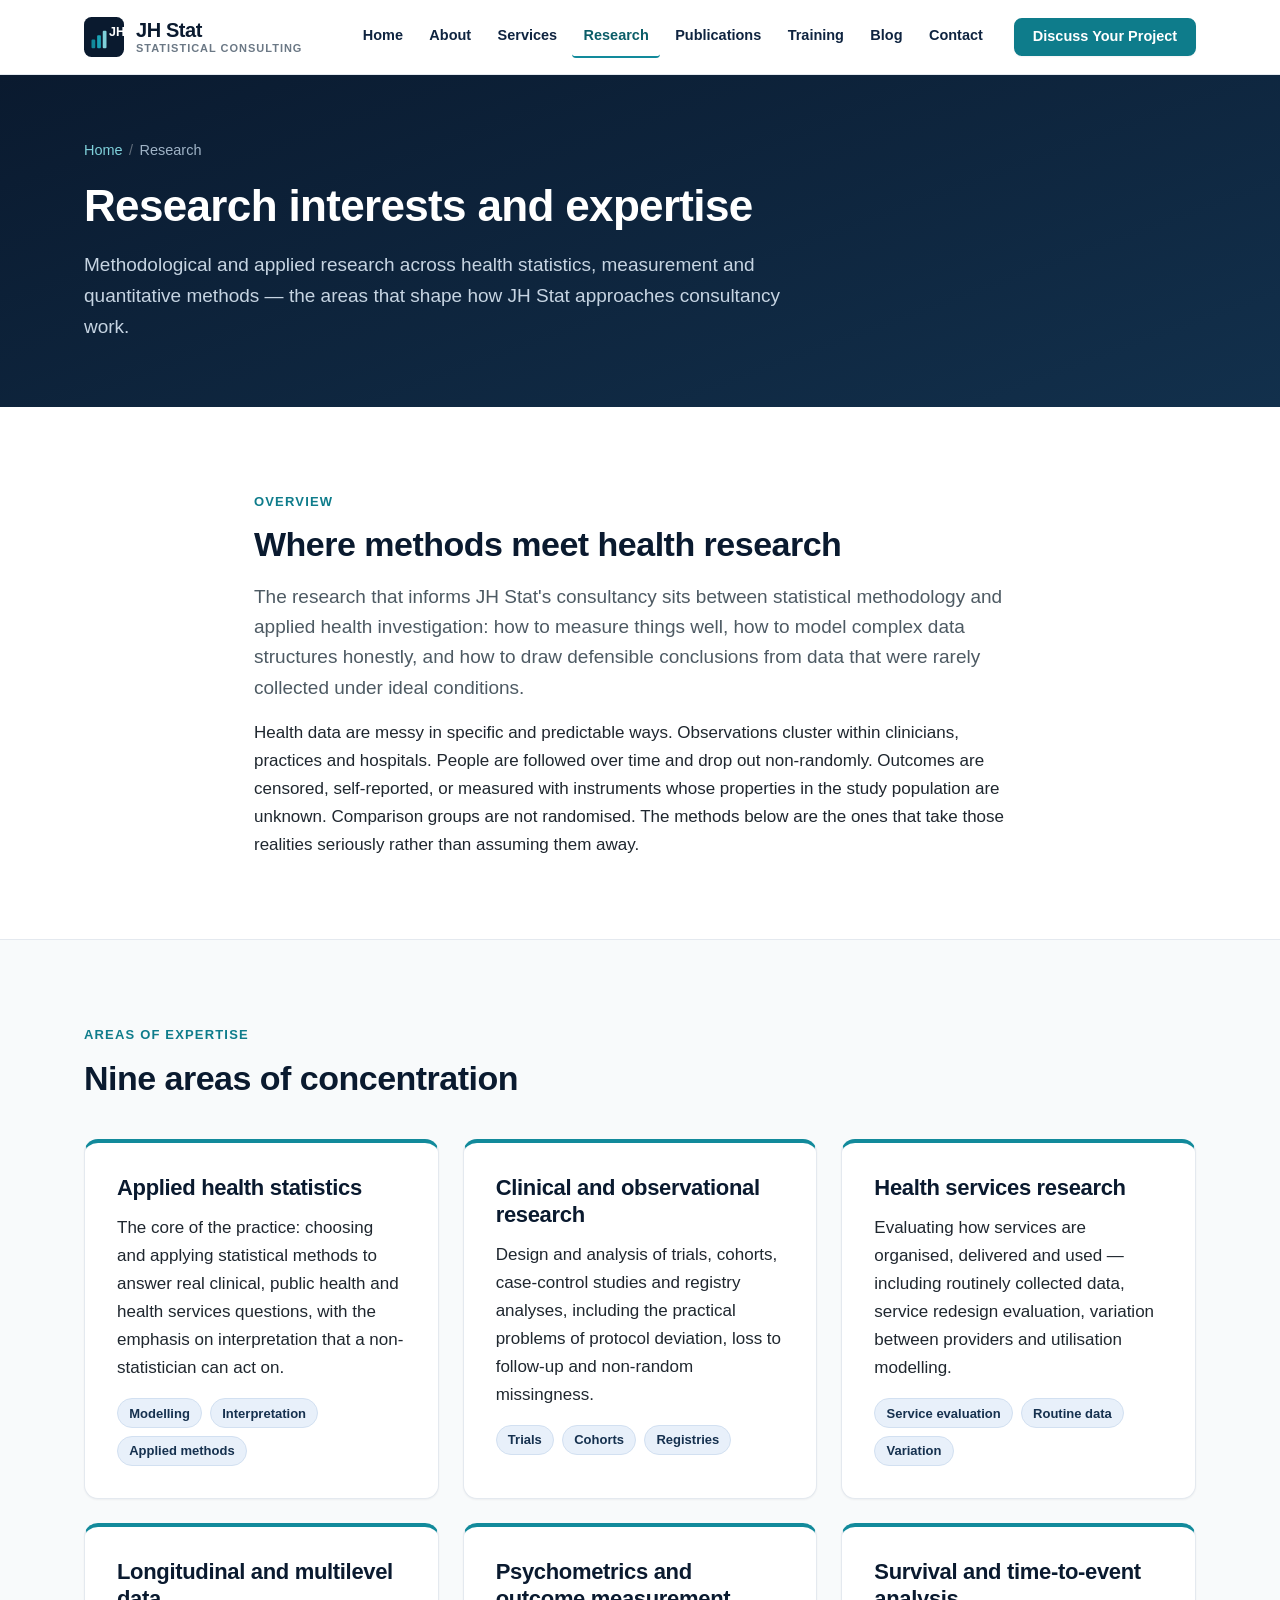
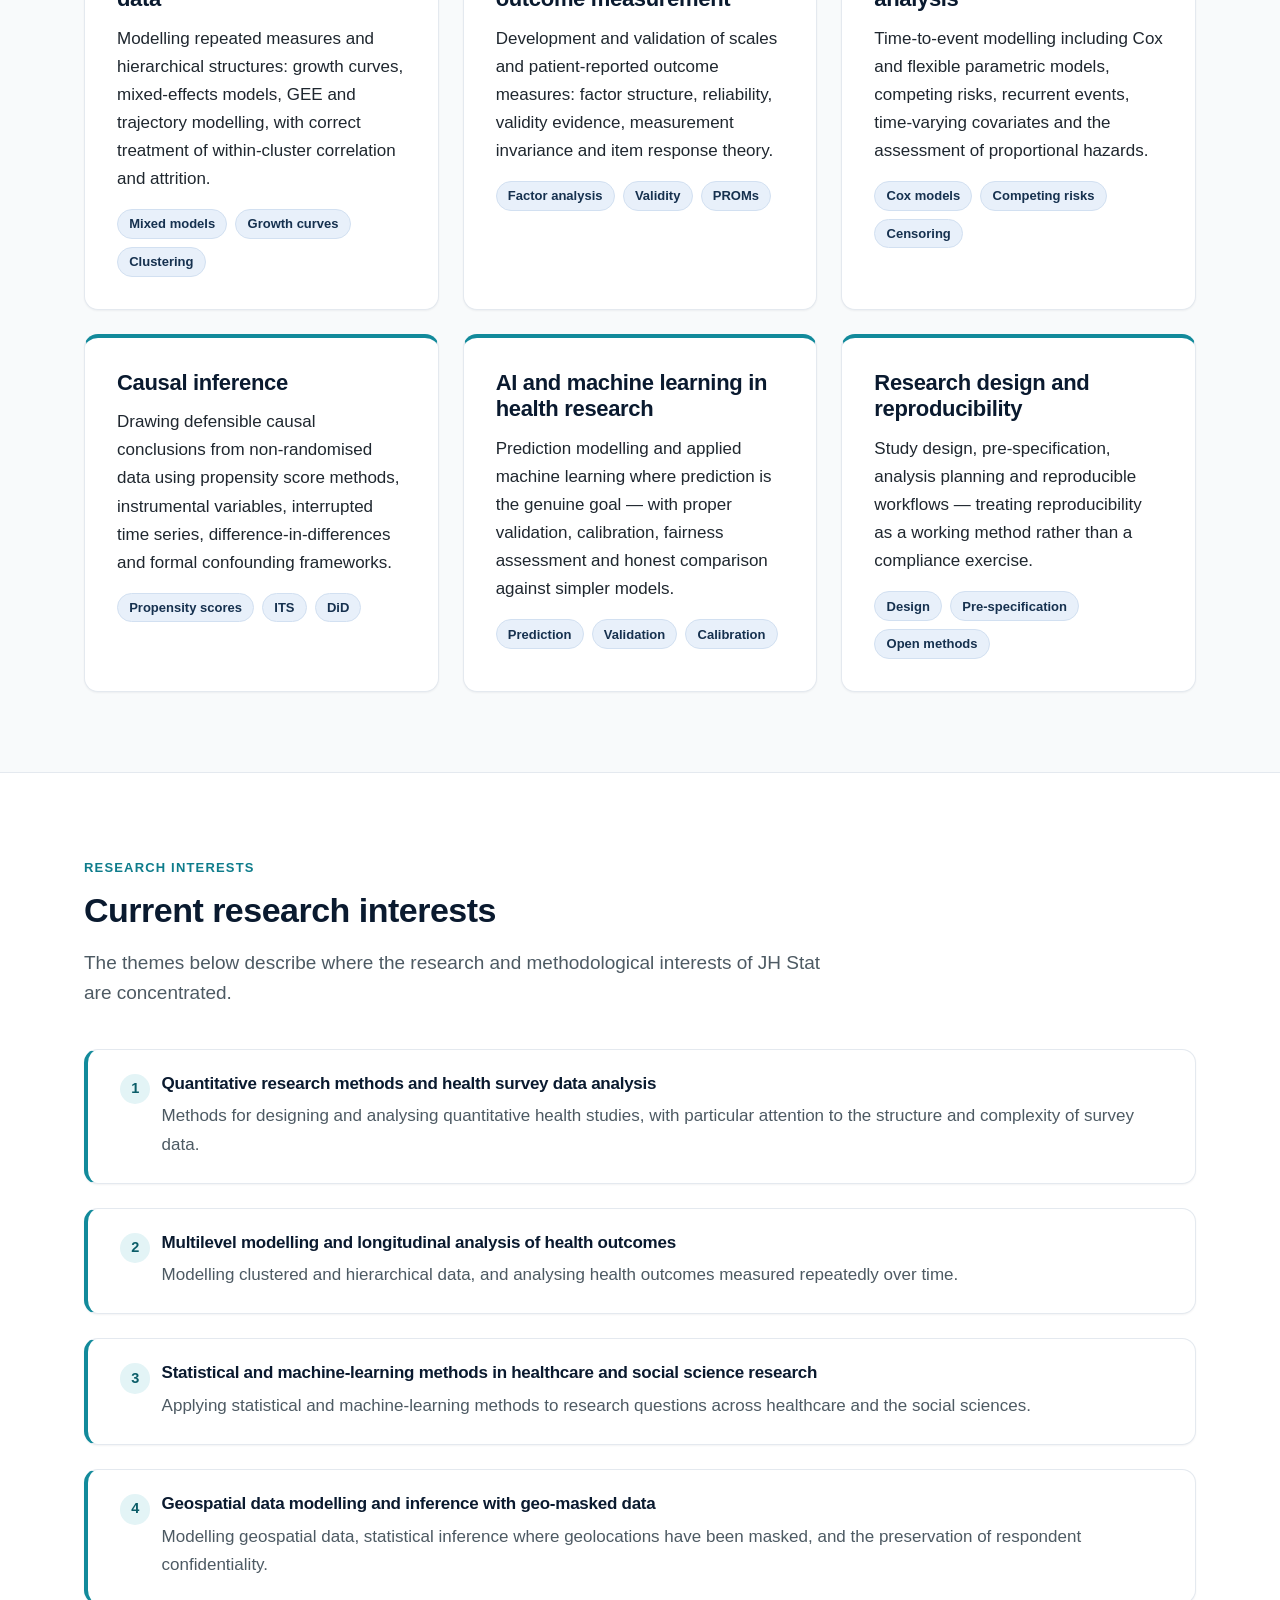
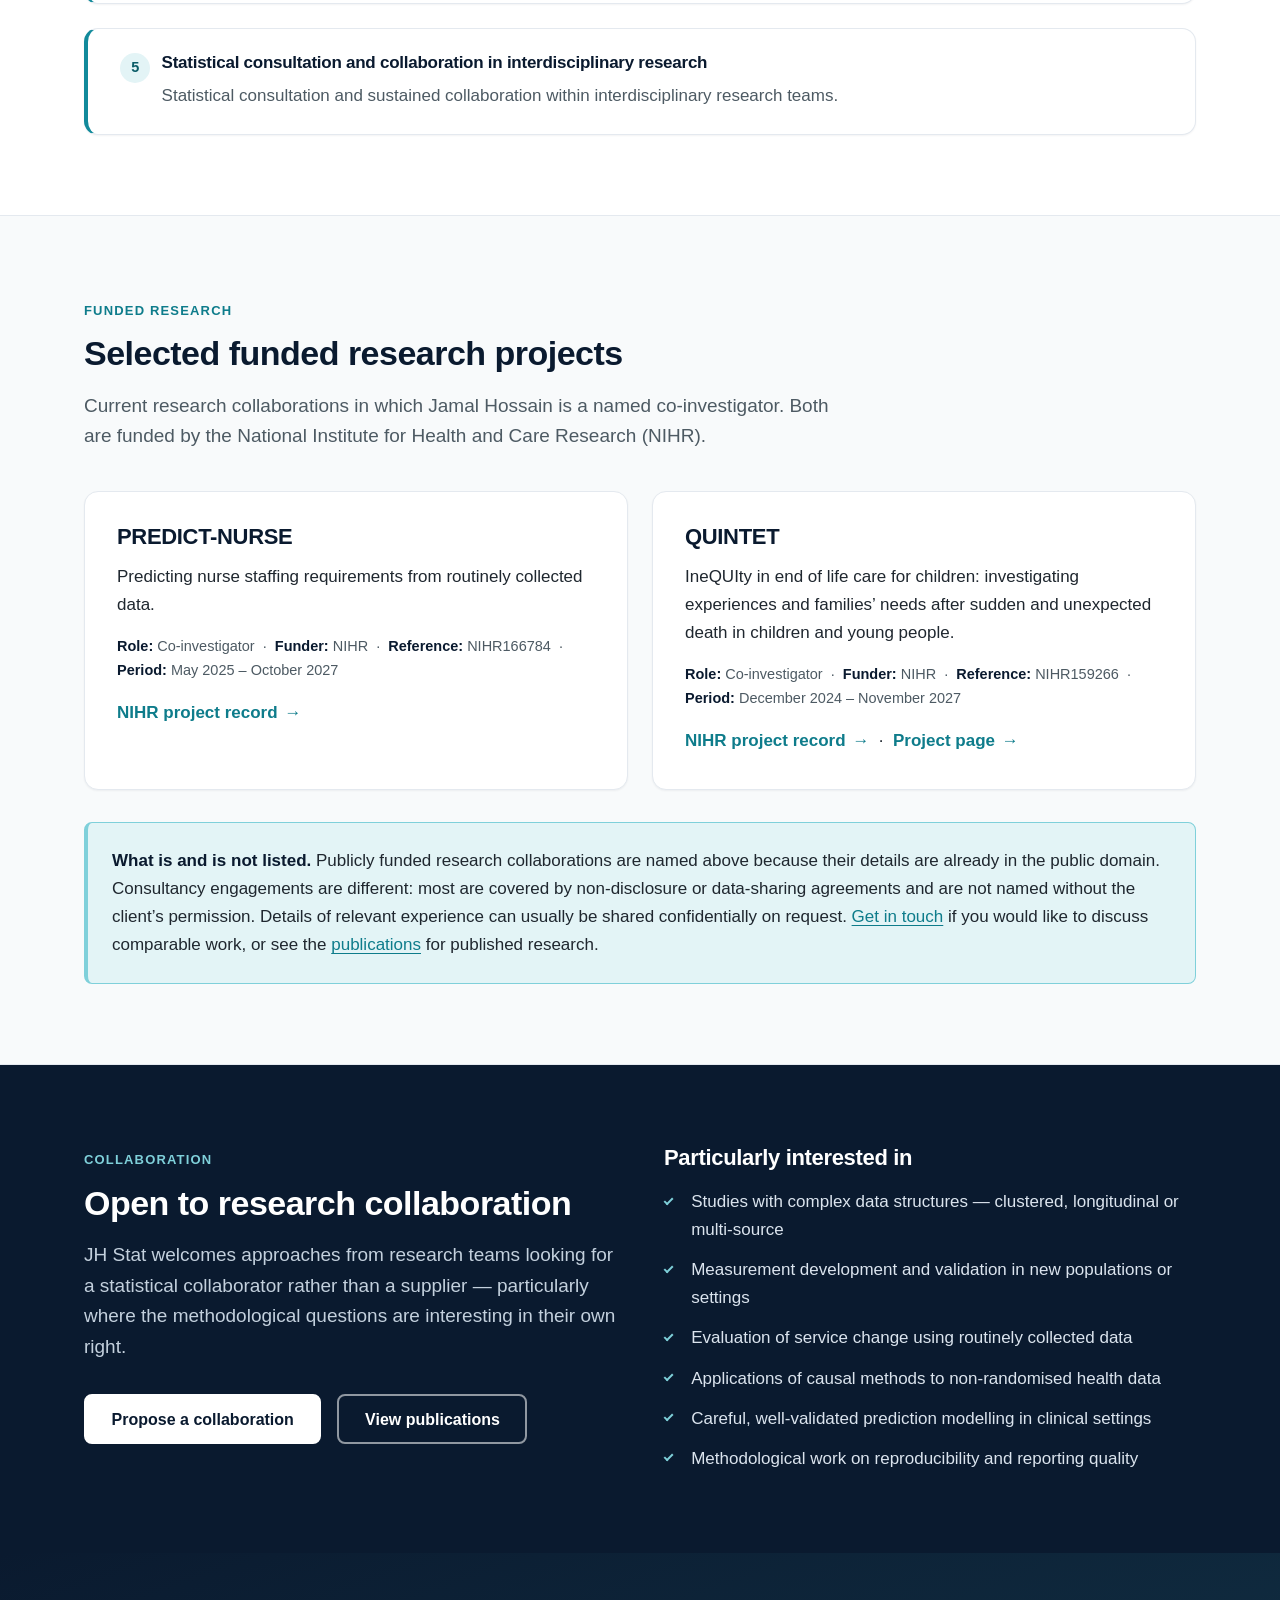
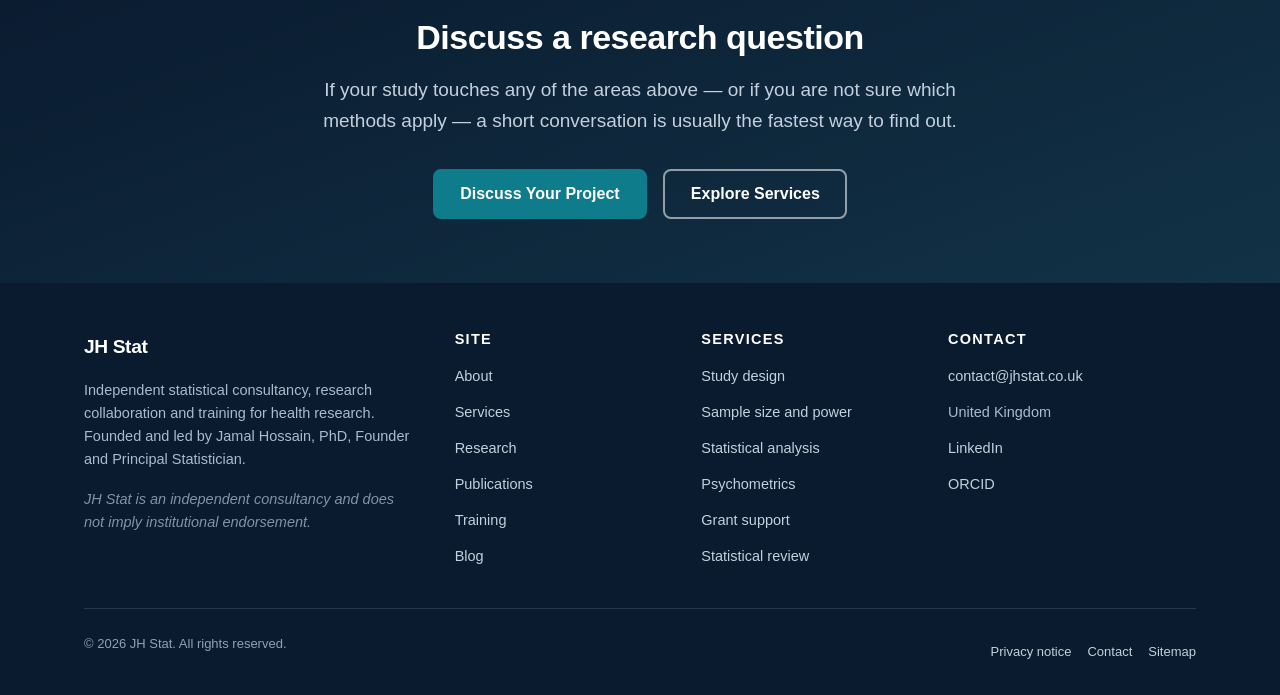
<file: research.html>
<!DOCTYPE html>
<html lang="en-GB">
<head>
  <meta charset="utf-8">
  <meta name="viewport" content="width=device-width, initial-scale=1">

  <!-- ===== SEO ===== -->
  <title>Research Interests and Expertise | JH Stat</title>
  <meta name="description" content="Research expertise at JH Stat: applied health statistics, clinical and observational research, health services research, longitudinal and multilevel data, psychometrics, survival analysis, causal inference and machine learning in health research.">
  <link rel="canonical" href="https://jhstat.co.uk/research">
  <meta name="author" content="Jamal Hossain">
  <meta name="robots" content="index, follow">
  <meta name="theme-color" content="#0a1a2f">

  <!-- ===== Open Graph / social sharing ===== -->
  <meta property="og:type" content="website">
  <meta property="og:site_name" content="JH Stat">
  <meta property="og:locale" content="en_GB">
  <meta property="og:title" content="Research Interests and Expertise | JH Stat">
  <meta property="og:description" content="Applied health statistics, longitudinal and multilevel data, psychometrics, survival analysis, causal inference and machine learning in health research.">
  <meta property="og:url" content="https://jhstat.co.uk/research">
  <meta property="og:image" content="https://jhstat.co.uk/images/og-image.png">
  <meta property="og:image:alt" content="JH Stat — expert statistical consulting for health research">
  <meta name="twitter:card" content="summary_large_image">
  <meta name="twitter:title" content="Research Interests and Expertise | JH Stat">
  <meta name="twitter:description" content="Applied health statistics, longitudinal and multilevel data, psychometrics, survival analysis, causal inference and machine learning in health research.">
  <meta name="twitter:image" content="https://jhstat.co.uk/images/og-image.png">

  <!-- ===== Icons and styles ===== -->
  <link rel="icon" href="favicon.svg" type="image/svg+xml">
  <!-- Marks the document as JavaScript-enabled before the stylesheet is applied, so the
       reveal-on-scroll animations never flash. Without JavaScript the CSS rule
       html:not(.js) .reveal keeps all content permanently visible. -->
  <script>document.documentElement.classList.add('js');</script>
  <link rel="stylesheet" href="css/style.css">

  <!-- ===== Structured data ===== -->
  <script type="application/ld+json">
  {
    "@context": "https://schema.org",
    "@type": "WebPage",
    "name": "Research Interests and Expertise",
    "url": "https://jhstat.co.uk/research",
    "inLanguage": "en-GB",
    "about": [
      "Applied health statistics",
      "Clinical and observational research",
      "Health services research",
      "Longitudinal and multilevel data",
      "Psychometrics and outcome measurement",
      "Survival and time-to-event analysis",
      "Causal inference",
      "Machine learning in health research",
      "Research design and reproducibility"
    ],
    "isPartOf": {
      "@type": "WebSite",
      "@id": "https://jhstat.co.uk/#website",
      "url": "https://jhstat.co.uk/",
      "name": "JH Stat"
    }
  }
  </script>
</head>

<body>
  <a class="skip-link" href="#main">Skip to main content</a>

  <!-- ================= HEADER ================= -->
  <header class="site-header">
    <div class="container header-inner">

      <a class="brand" href="/" aria-label="JH Stat — home page">
        <svg class="brand__mark" viewBox="0 0 64 64" aria-hidden="true" focusable="false">
          <rect width="64" height="64" rx="12" fill="#0a1a2f"></rect>
          <rect x="12" y="36" width="6" height="14" rx="1.5" fill="#128a9b"></rect>
          <rect x="21" y="29" width="6" height="21" rx="1.5" fill="#1aa3b5"></rect>
          <rect x="30" y="22" width="6" height="28" rx="1.5" fill="#7fd0da"></rect>
          <text x="40" y="30" font-family="Segoe UI, Helvetica, Arial, sans-serif" font-size="20" font-weight="700" fill="#ffffff">JH</text>
        </svg>
        <span class="brand__text">
          <span class="brand__name">JH Stat</span>
          <span class="brand__strap">Statistical Consulting</span>
        </span>
      </a>

      <button class="nav-toggle" type="button" aria-expanded="false" aria-controls="primary-navigation">
        <span class="nav-toggle__bars" aria-hidden="true"></span>
        <span class="visually-hidden">Open main menu</span>
      </button>

      <nav class="nav" id="primary-navigation" aria-label="Primary">
        <ul class="nav__list">
          <li><a class="nav__link" href="/">Home</a></li>
          <li><a class="nav__link" href="/about">About</a></li>
          <li><a class="nav__link" href="/services">Services</a></li>
          <li><a class="nav__link" href="/research" aria-current="page">Research</a></li>
          <li><a class="nav__link" href="/publications">Publications</a></li>
          <li><a class="nav__link" href="/training">Training</a></li>
          <li><a class="nav__link" href="/blog">Blog</a></li>
          <li><a class="nav__link" href="/contact">Contact</a></li>
        </ul>
        <a class="btn btn--primary btn--small nav__cta" href="/contact">Discuss Your Project</a>
      </nav>

    </div>
  </header>

  <main id="main">

    <!-- ================= PAGE HERO ================= -->
    <section class="page-hero">
      <div class="container">
        <nav class="breadcrumb" aria-label="Breadcrumb">
          <ol>
            <li><a href="/">Home</a></li>
            <li aria-current="page">Research</li>
          </ol>
        </nav>
        <h1>Research interests and expertise</h1>
        <p>
          Methodological and applied research across health statistics, measurement and quantitative
          methods — the areas that shape how JH Stat approaches consultancy work.
        </p>
      </div>
    </section>

    <!-- ================= INTRODUCTION ================= -->
    <section class="section" aria-labelledby="intro-heading">
      <div class="container container--narrow">
        <div class="reveal">
          <p class="eyebrow">Overview</p>
          <h2 id="intro-heading">Where methods meet health research</h2>
          <p class="lead">
            The research that informs JH Stat's consultancy sits between statistical methodology and
            applied health investigation: how to measure things well, how to model complex data
            structures honestly, and how to draw defensible conclusions from data that were rarely
            collected under ideal conditions.
          </p>
          <p>
            Health data are messy in specific and predictable ways. Observations cluster within
            clinicians, practices and hospitals. People are followed over time and drop out
            non-randomly. Outcomes are censored, self-reported, or measured with instruments whose
            properties in the study population are unknown. Comparison groups are not randomised.
            The methods below are the ones that take those realities seriously rather than assuming
            them away.
          </p>
        </div>
      </div>
    </section>

    <!-- ================= AREAS OF EXPERTISE ================= -->
    <section class="section section--alt" aria-labelledby="areas-heading">
      <div class="container">

        <div class="section-head">
          <p class="eyebrow">Areas of expertise</p>
          <h2 id="areas-heading">Nine areas of concentration</h2>
        </div>

        <div class="grid grid--3">

          <article class="card card--hover card--accent reveal">
            <h3>Applied health statistics</h3>
            <p>
              The core of the practice: choosing and applying statistical methods to answer real
              clinical, public health and health services questions, with the emphasis on
              interpretation that a non-statistician can act on.
            </p>
            <ul class="tags">
              <li class="tag">Modelling</li>
              <li class="tag">Interpretation</li>
              <li class="tag">Applied methods</li>
            </ul>
          </article>

          <article class="card card--hover card--accent reveal">
            <h3>Clinical and observational research</h3>
            <p>
              Design and analysis of trials, cohorts, case-control studies and registry analyses,
              including the practical problems of protocol deviation, loss to follow-up and
              non-random missingness.
            </p>
            <ul class="tags">
              <li class="tag">Trials</li>
              <li class="tag">Cohorts</li>
              <li class="tag">Registries</li>
            </ul>
          </article>

          <article class="card card--hover card--accent reveal">
            <h3>Health services research</h3>
            <p>
              Evaluating how services are organised, delivered and used — including routinely
              collected data, service redesign evaluation, variation between providers and
              utilisation modelling.
            </p>
            <ul class="tags">
              <li class="tag">Service evaluation</li>
              <li class="tag">Routine data</li>
              <li class="tag">Variation</li>
            </ul>
          </article>

          <article class="card card--hover card--accent reveal">
            <h3>Longitudinal and multilevel data</h3>
            <p>
              Modelling repeated measures and hierarchical structures: growth curves, mixed-effects
              models, GEE and trajectory modelling, with correct treatment of within-cluster
              correlation and attrition.
            </p>
            <ul class="tags">
              <li class="tag">Mixed models</li>
              <li class="tag">Growth curves</li>
              <li class="tag">Clustering</li>
            </ul>
          </article>

          <article class="card card--hover card--accent reveal">
            <h3>Psychometrics and outcome measurement</h3>
            <p>
              Development and validation of scales and patient-reported outcome measures: factor
              structure, reliability, validity evidence, measurement invariance and item response
              theory.
            </p>
            <ul class="tags">
              <li class="tag">Factor analysis</li>
              <li class="tag">Validity</li>
              <li class="tag">PROMs</li>
            </ul>
          </article>

          <article class="card card--hover card--accent reveal">
            <h3>Survival and time-to-event analysis</h3>
            <p>
              Time-to-event modelling including Cox and flexible parametric models, competing risks,
              recurrent events, time-varying covariates and the assessment of proportional hazards.
            </p>
            <ul class="tags">
              <li class="tag">Cox models</li>
              <li class="tag">Competing risks</li>
              <li class="tag">Censoring</li>
            </ul>
          </article>

          <article class="card card--hover card--accent reveal">
            <h3>Causal inference</h3>
            <p>
              Drawing defensible causal conclusions from non-randomised data using propensity score
              methods, instrumental variables, interrupted time series, difference-in-differences
              and formal confounding frameworks.
            </p>
            <ul class="tags">
              <li class="tag">Propensity scores</li>
              <li class="tag">ITS</li>
              <li class="tag">DiD</li>
            </ul>
          </article>

          <article class="card card--hover card--accent reveal">
            <h3>AI and machine learning in health research</h3>
            <p>
              Prediction modelling and applied machine learning where prediction is the genuine
              goal — with proper validation, calibration, fairness assessment and honest comparison
              against simpler models.
            </p>
            <ul class="tags">
              <li class="tag">Prediction</li>
              <li class="tag">Validation</li>
              <li class="tag">Calibration</li>
            </ul>
          </article>

          <article class="card card--hover card--accent reveal">
            <h3>Research design and reproducibility</h3>
            <p>
              Study design, pre-specification, analysis planning and reproducible workflows —
              treating reproducibility as a working method rather than a compliance exercise.
            </p>
            <ul class="tags">
              <li class="tag">Design</li>
              <li class="tag">Pre-specification</li>
              <li class="tag">Open methods</li>
            </ul>
          </article>

        </div>
      </div>
    </section>

    <!-- ================= SELECTED PROJECTS ================= -->
    <section class="section" aria-labelledby="projects-heading">
      <div class="container">

        <div class="section-head">
          <p class="eyebrow">Research interests</p>
          <h2 id="projects-heading">Current research interests</h2>
          <p class="lead">
            The themes below describe where the research and methodological interests of JH Stat
            are concentrated.
          </p>
        </div>

        <ol class="interest-list reveal">

          <li>
            <h3>Quantitative research methods and health survey data analysis</h3>
            <p>
              Methods for designing and analysing quantitative health studies, with particular
              attention to the structure and complexity of survey data.
            </p>
          </li>

          <li>
            <h3>Multilevel modelling and longitudinal analysis of health outcomes</h3>
            <p>
              Modelling clustered and hierarchical data, and analysing health outcomes measured
              repeatedly over time.
            </p>
          </li>

          <li>
            <h3>Statistical and machine-learning methods in healthcare and social science research</h3>
            <p>
              Applying statistical and machine-learning methods to research questions across
              healthcare and the social sciences.
            </p>
          </li>

          <li>
            <h3>Geospatial data modelling and inference with geo-masked data</h3>
            <p>
              Modelling geospatial data, statistical inference where geolocations have been masked,
              and the preservation of respondent confidentiality.
            </p>
          </li>

          <li>
            <h3>Statistical consultation and collaboration in interdisciplinary research</h3>
            <p>
              Statistical consultation and sustained collaboration within interdisciplinary
              research teams.
            </p>
          </li>

        </ol>

        <!--
          ============================================================
          SELECTED FUNDED RESEARCH PROJECTS
          ============================================================
          These are academic research collaborations in which Jamal Hossain is a
          named co-investigator, not JH Stat consultancy engagements. Every detail
          below is verifiable from the linked public award record.

          Only add a project here if:
            1. It is already in the public domain (e.g. an NIHR award record).
            2. The role stated matches the public record exactly.
            3. No results are stated for a study that has not yet reported.
            4. Award values are deliberately omitted — the linked record carries them.

          Confidential consultancy engagements are NOT listed here; see the note
          beneath this section.
          ============================================================
        -->

      </div>
    </section>

    <!-- ================= SELECTED FUNDED RESEARCH PROJECTS ================= -->
    <section class="section section--alt" aria-labelledby="funded-heading">
      <div class="container">

        <div class="section-head">
          <p class="eyebrow">Funded research</p>
          <h2 id="funded-heading">Selected funded research projects</h2>
          <p class="lead">
            Current research collaborations in which Jamal Hossain is a named co-investigator.
            Both are funded by the National Institute for Health and Care Research (NIHR).
          </p>
        </div>

        <div class="grid grid--2">

          <article class="card reveal">
            <h3>PREDICT-NURSE</h3>
            <p>Predicting nurse staffing requirements from routinely collected data.</p>
            <p class="small">
              <strong>Role:</strong> Co-investigator &nbsp;&middot;&nbsp;
              <strong>Funder:</strong> NIHR &nbsp;&middot;&nbsp;
              <strong>Reference:</strong> NIHR166784 &nbsp;&middot;&nbsp;
              <strong>Period:</strong> May 2025 &ndash; October 2027
            </p>
            <p class="mb-0">
              <a class="link-arrow" href="https://www.fundingawards.nihr.ac.uk/award/NIHR166784" target="_blank" rel="noopener noreferrer">NIHR project record</a>
            </p>
          </article>

          <article class="card reveal">
            <h3>QUINTET</h3>
            <p>
              IneQUIty in end of life care for children: investigating experiences and families&rsquo;
              needs after sudden and unexpected death in children and young people.
            </p>
            <p class="small">
              <strong>Role:</strong> Co-investigator &nbsp;&middot;&nbsp;
              <strong>Funder:</strong> NIHR &nbsp;&middot;&nbsp;
              <strong>Reference:</strong> NIHR159266 &nbsp;&middot;&nbsp;
              <strong>Period:</strong> December 2024 &ndash; November 2027
            </p>
            <p class="mb-0">
              <a class="link-arrow" href="https://www.fundingawards.nihr.ac.uk/award/NIHR159266" target="_blank" rel="noopener noreferrer">NIHR project record</a>
              &nbsp;&middot;&nbsp;
              <a class="link-arrow" href="https://sudc.org.uk/sudc-research/other-sudcuk-supported-projects/" target="_blank" rel="noopener noreferrer">Project page</a>
            </p>
          </article>

        </div>

        <div class="panel panel--note mt-6">
          <p>
            <strong>What is and is not listed.</strong> Publicly funded research collaborations are
            named above because their details are already in the public domain. Consultancy
            engagements are different: most are covered by non-disclosure or data-sharing
            agreements and are not named without the client&rsquo;s permission. Details of relevant
            experience can usually be shared confidentially on request.
            <a href="/contact">Get in touch</a> if you would like to discuss comparable work, or see
            the <a href="/publications">publications</a> for published research.
          </p>
        </div>

      </div>
    </section>

    <!-- ================= RESEARCH COLLABORATION ================= -->
    <section class="section section--navy" aria-labelledby="collab-heading">
      <div class="container">
        <div class="grid grid--split">

          <div>
            <p class="eyebrow">Collaboration</p>
            <h2 id="collab-heading">Open to research collaboration</h2>
            <p class="lead">
              JH Stat welcomes approaches from research teams looking for a statistical collaborator
              rather than a supplier — particularly where the methodological questions are
              interesting in their own right.
            </p>
            <div class="btn-group">
              <a class="btn btn--light" href="/contact">Propose a collaboration</a>
              <a class="btn btn--ghost" href="/publications">View publications</a>
            </div>
          </div>

          <div>
            <h3>Particularly interested in</h3>
            <ul class="tick-list">
              <li>Studies with complex data structures — clustered, longitudinal or multi-source</li>
              <li>Measurement development and validation in new populations or settings</li>
              <li>Evaluation of service change using routinely collected data</li>
              <li>Applications of causal methods to non-randomised health data</li>
              <li>Careful, well-validated prediction modelling in clinical settings</li>
              <li>Methodological work on reproducibility and reporting quality</li>
            </ul>
          </div>

        </div>
      </div>
    </section>

    <!-- ================= CTA ================= -->
    <section class="cta" aria-labelledby="cta-heading">
      <div class="container">
        <h2 id="cta-heading">Discuss a research question</h2>
        <p>
          If your study touches any of the areas above — or if you are not sure which methods apply
          — a short conversation is usually the fastest way to find out.
        </p>
        <div class="btn-group btn-group--centred">
          <a class="btn btn--primary" href="/contact">Discuss Your Project</a>
          <a class="btn btn--ghost" href="/services">Explore Services</a>
        </div>
      </div>
    </section>

  </main>

  <!-- ================= FOOTER ================= -->
  <footer class="site-footer">
    <div class="container">

      <div class="footer-grid">

        <div class="footer-brand">
          <span class="brand__name">JH Stat</span>
          <p>
            Independent statistical consultancy, research collaboration and training for health
            research. Founded and led by Jamal Hossain, PhD, Founder and Principal Statistician.
          </p>
          <p class="footer-independence">
            JH Stat is an independent consultancy and does not imply institutional endorsement.
          </p>
        </div>

        <div>
          <h2>Site</h2>
          <ul class="footer-list">
            <li><a href="/about">About</a></li>
            <li><a href="/services">Services</a></li>
            <li><a href="/research">Research</a></li>
            <li><a href="/publications">Publications</a></li>
            <li><a href="/training">Training</a></li>
            <li><a href="/blog">Blog</a></li>
          </ul>
        </div>

        <div>
          <h2>Services</h2>
          <ul class="footer-list">
            <li><a href="/services#study-design">Study design</a></li>
            <li><a href="/services#sample-size">Sample size and power</a></li>
            <li><a href="/services#analysis">Statistical analysis</a></li>
            <li><a href="/services#psychometrics">Psychometrics</a></li>
            <li><a href="/services#grants">Grant support</a></li>
            <li><a href="/services#review">Statistical review</a></li>
          </ul>
        </div>

        <div>
          <h2>Contact</h2>
          <ul class="footer-list">
            <li><a href="mailto:contact@jhstat.co.uk">contact@jhstat.co.uk</a></li>
            <li>United Kingdom</li>
            <li><a href="https://www.linkedin.com/in/dr-jamal-hossain-fhea-47050071/" rel="noopener">LinkedIn</a></li>
            <li><a href="https://orcid.org/0000-0002-2728-1055" rel="noopener">ORCID</a></li>
          </ul>
        </div>

      </div>

      <div class="footer-bottom">
        <p>&copy; <span data-current-year>2026</span> JH Stat. All rights reserved.</p>
        <ul>
          <li><a href="/privacy">Privacy notice</a></li>
          <li><a href="/contact">Contact</a></li>
          <li><a href="sitemap.xml">Sitemap</a></li>
        </ul>
      </div>

    </div>
  </footer>

  <script src="js/script.js" defer></script>
</body>
</html>
</file>
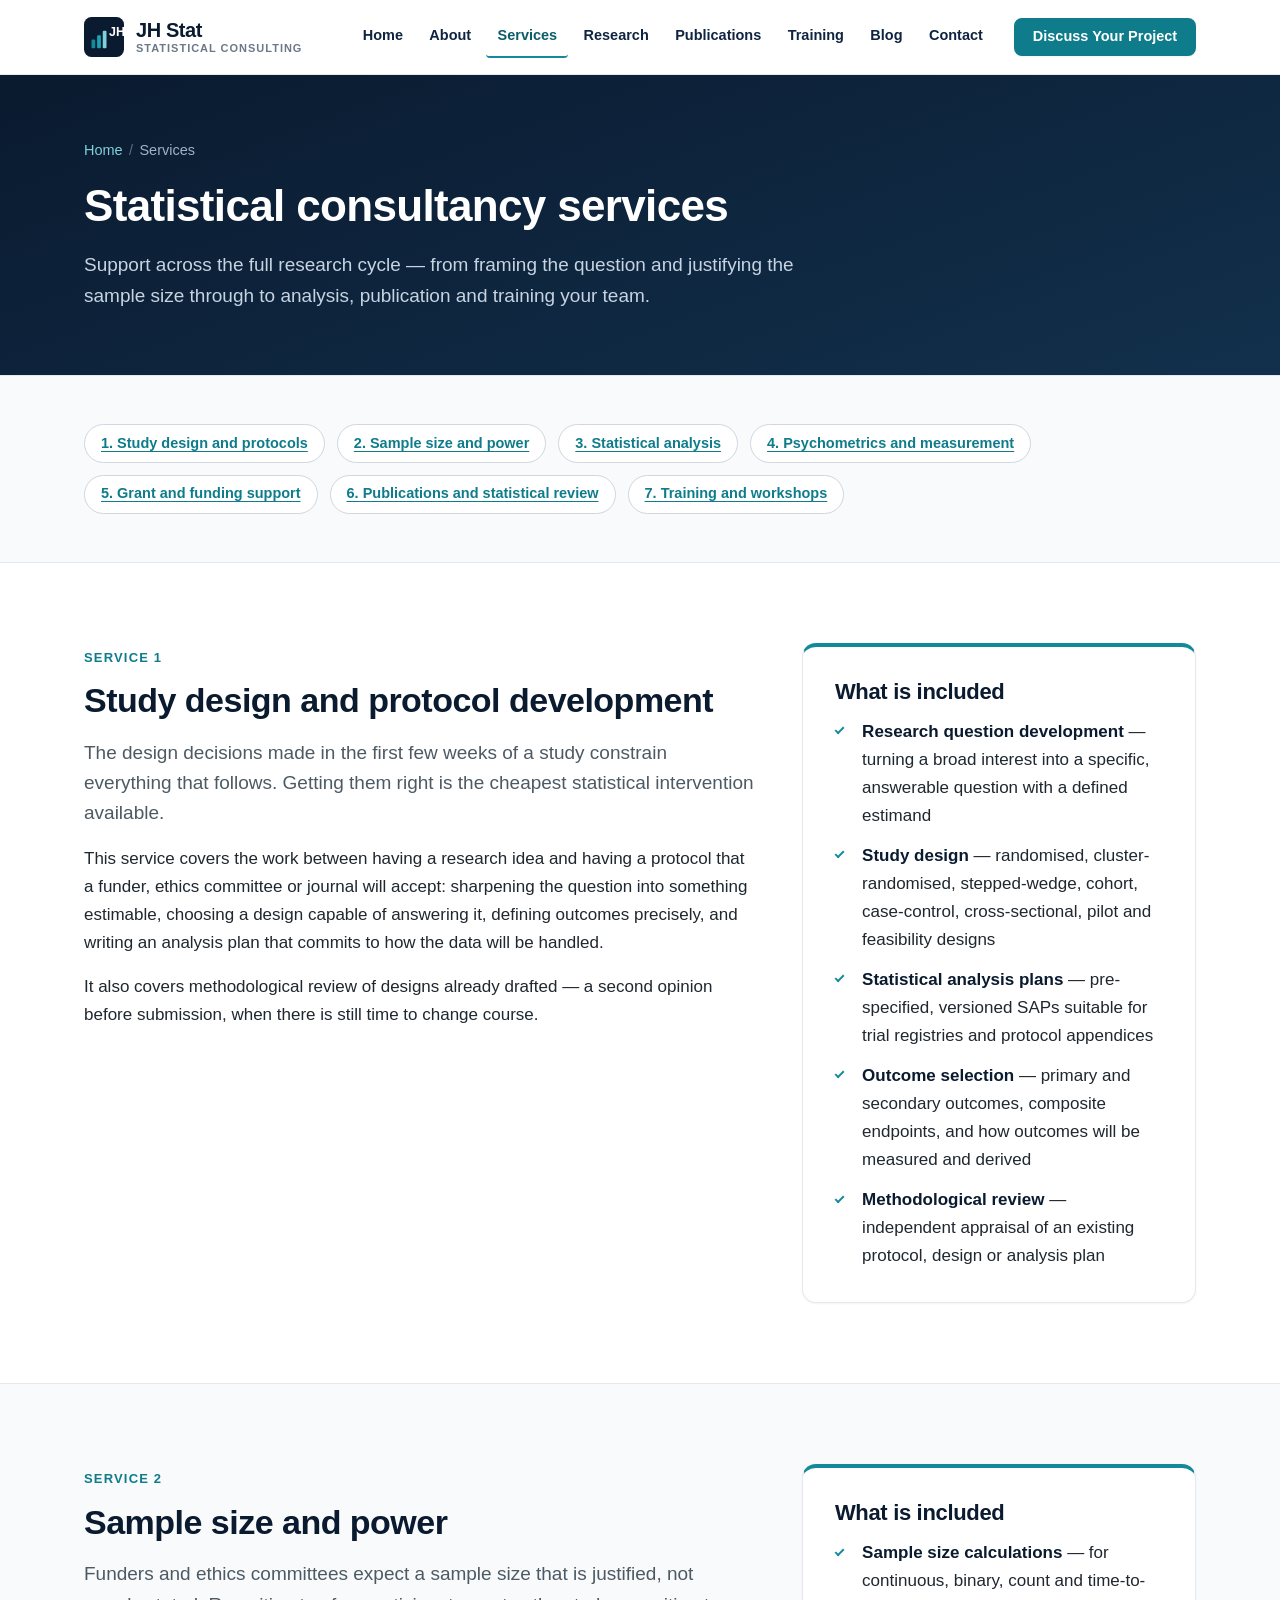
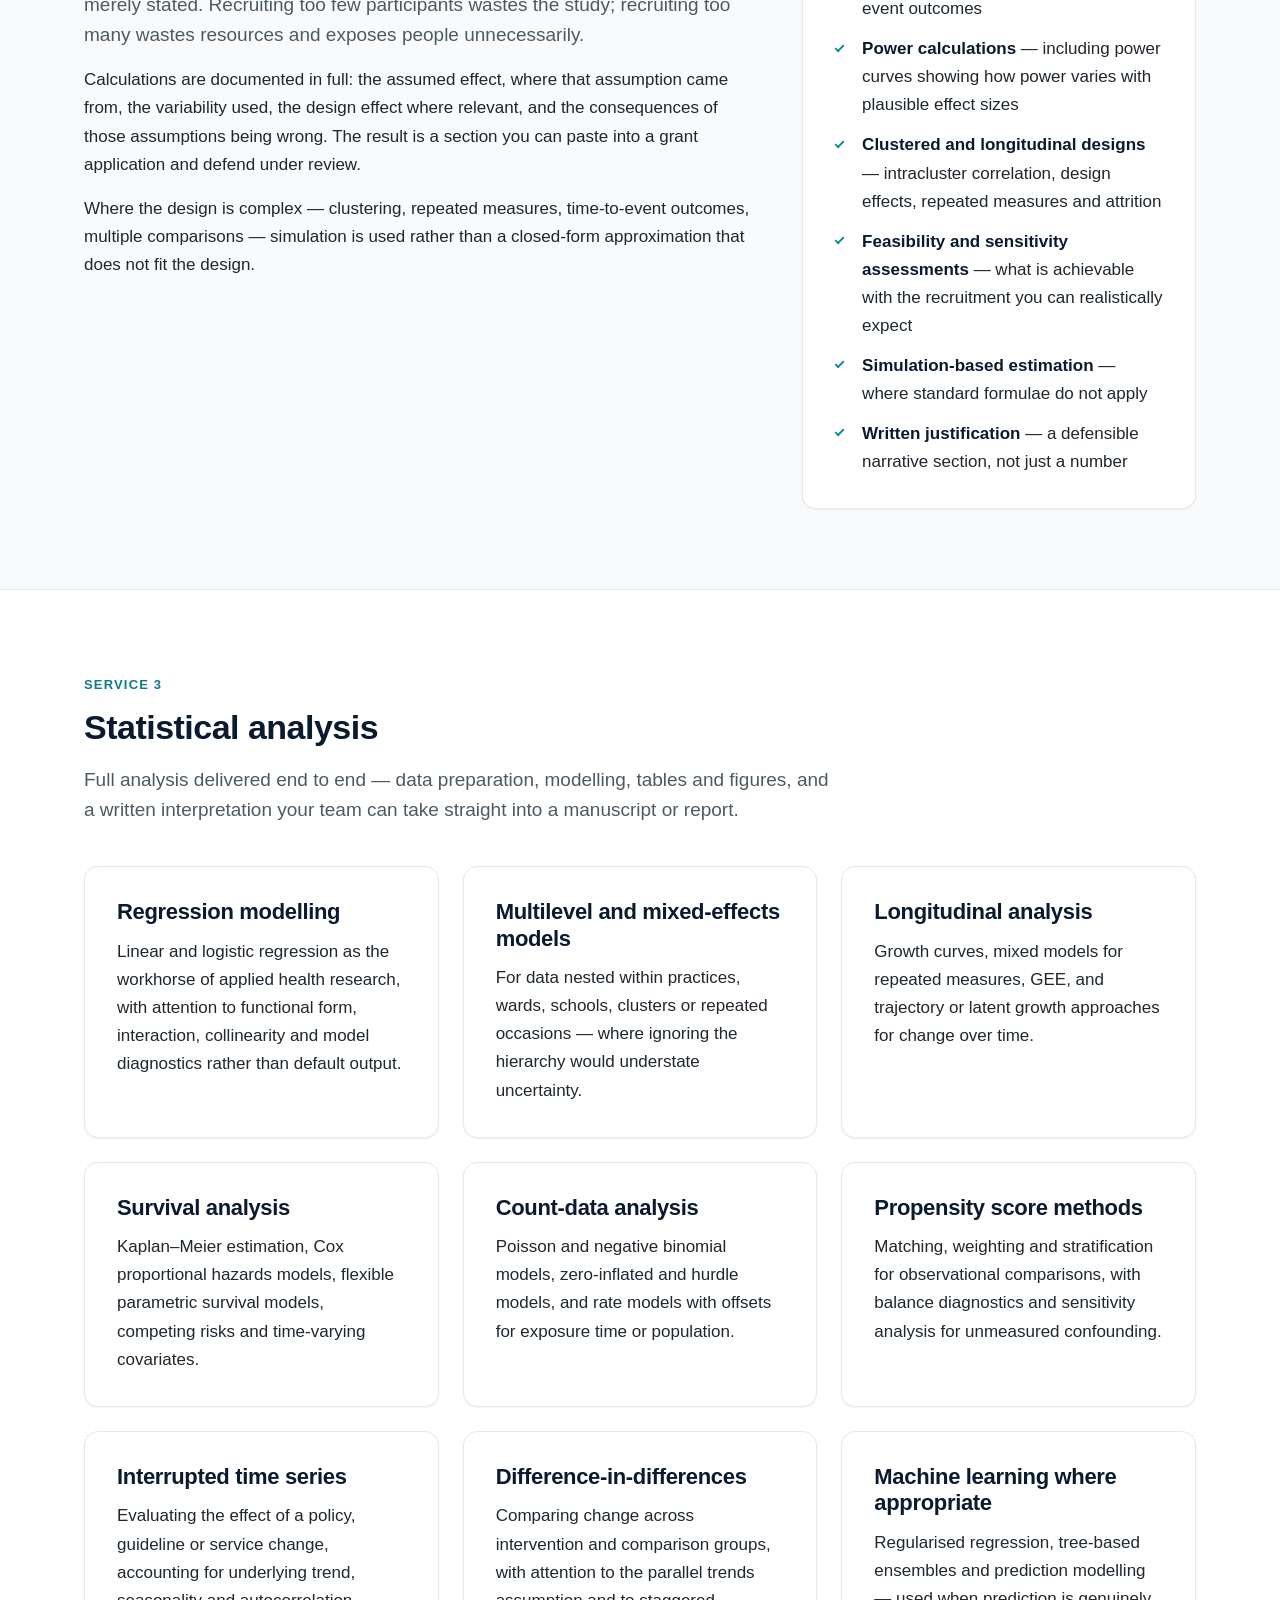
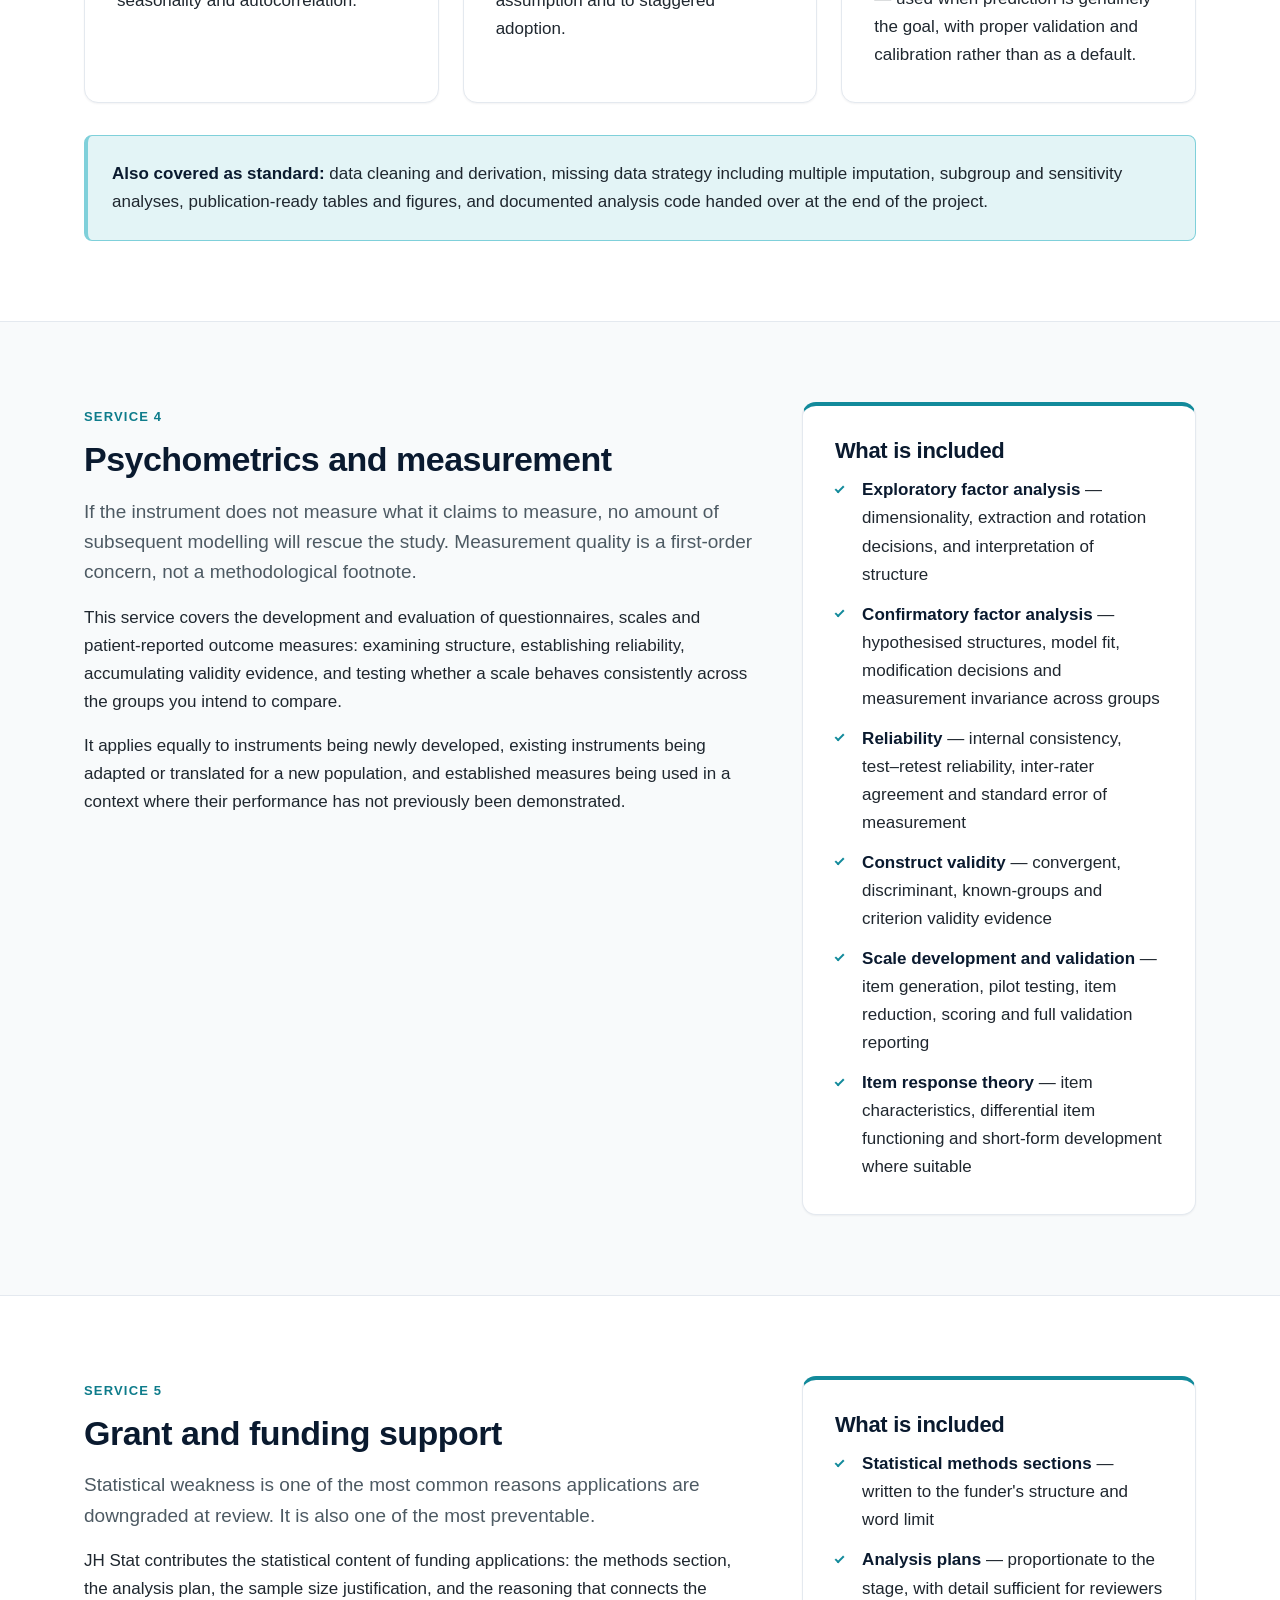
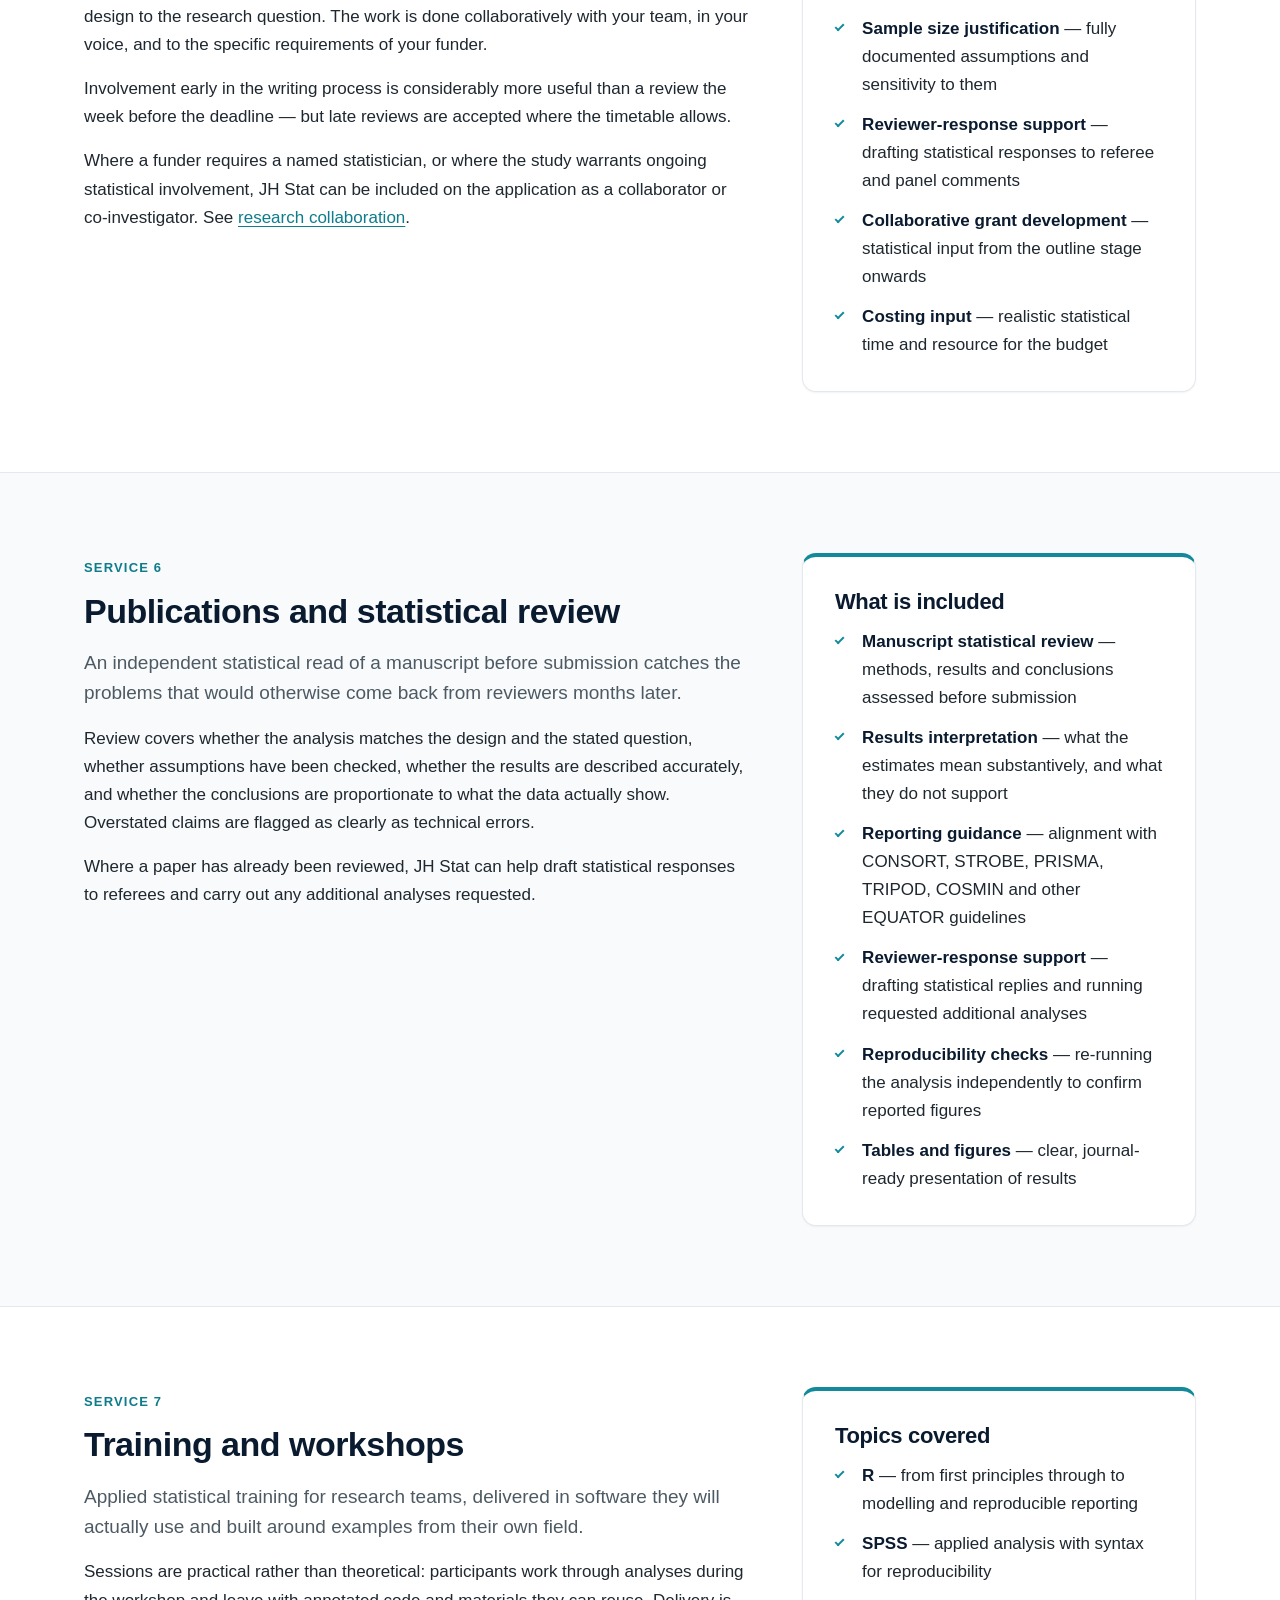
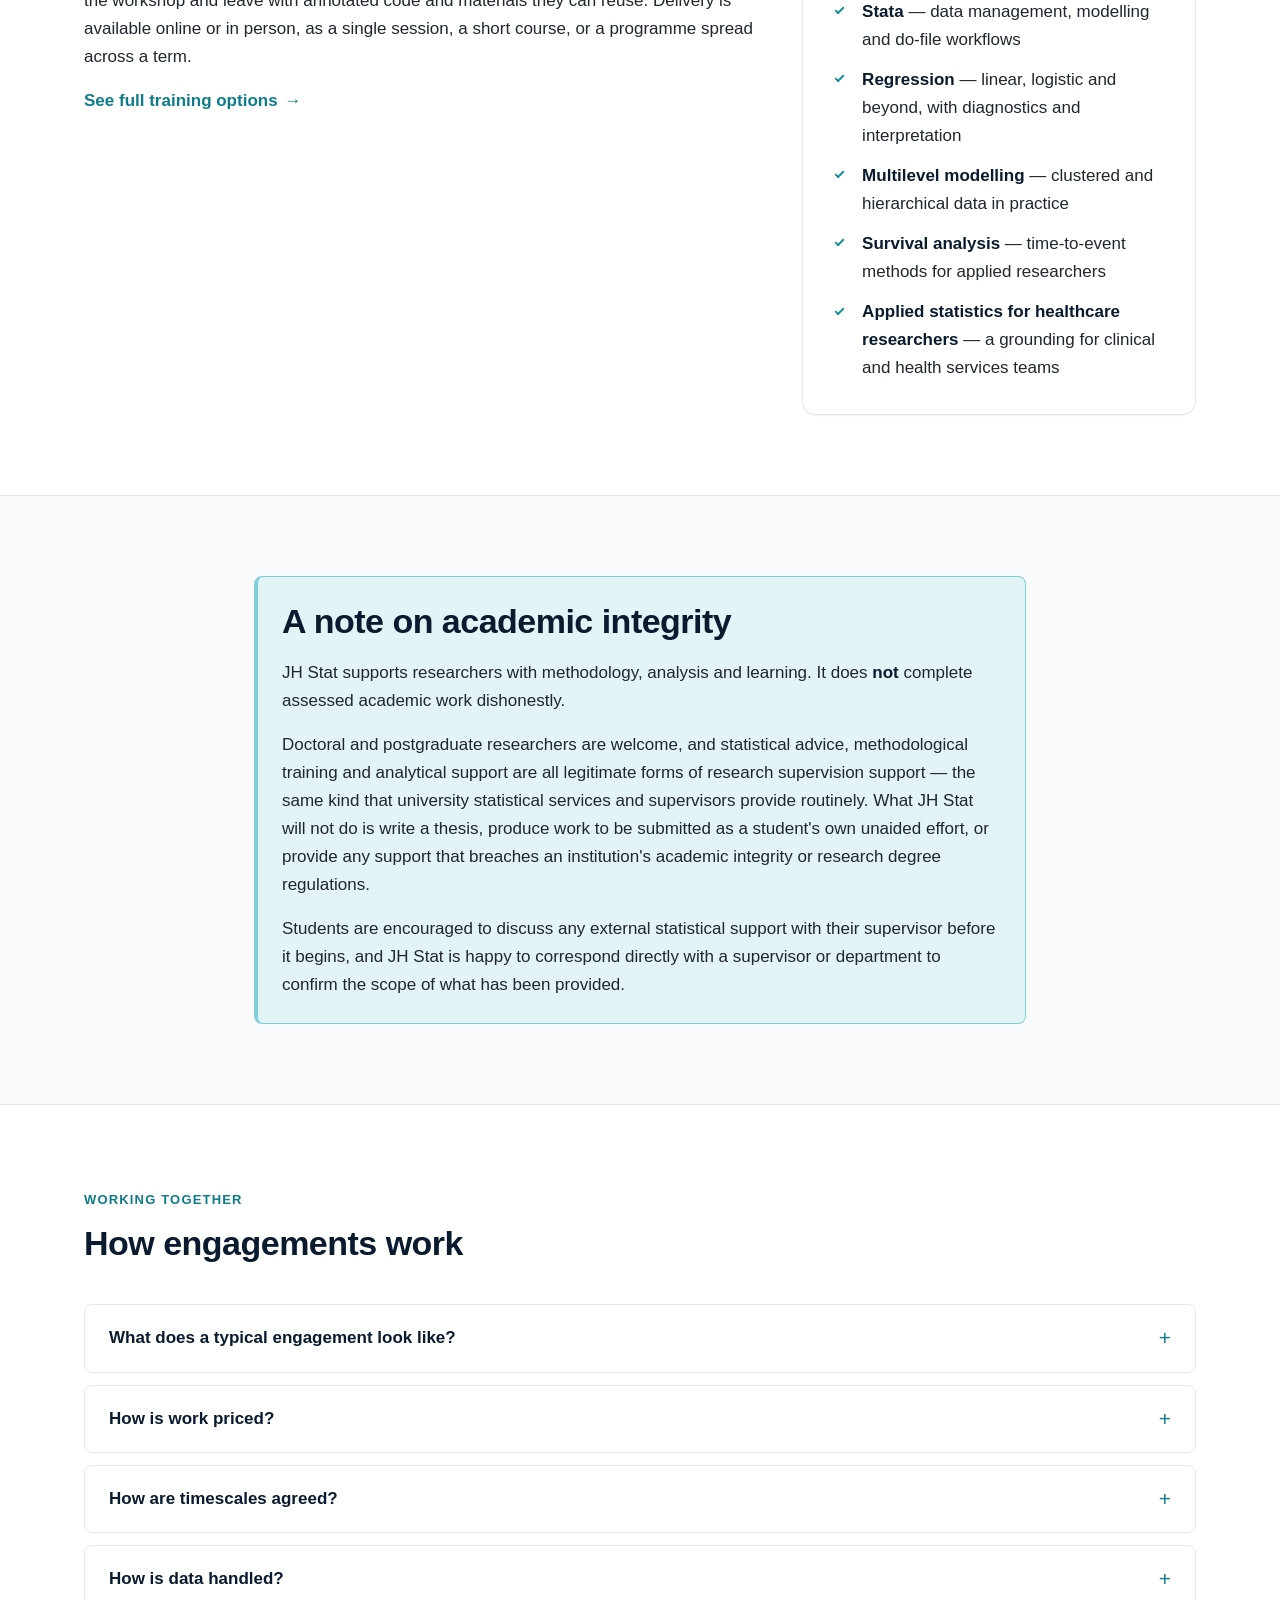
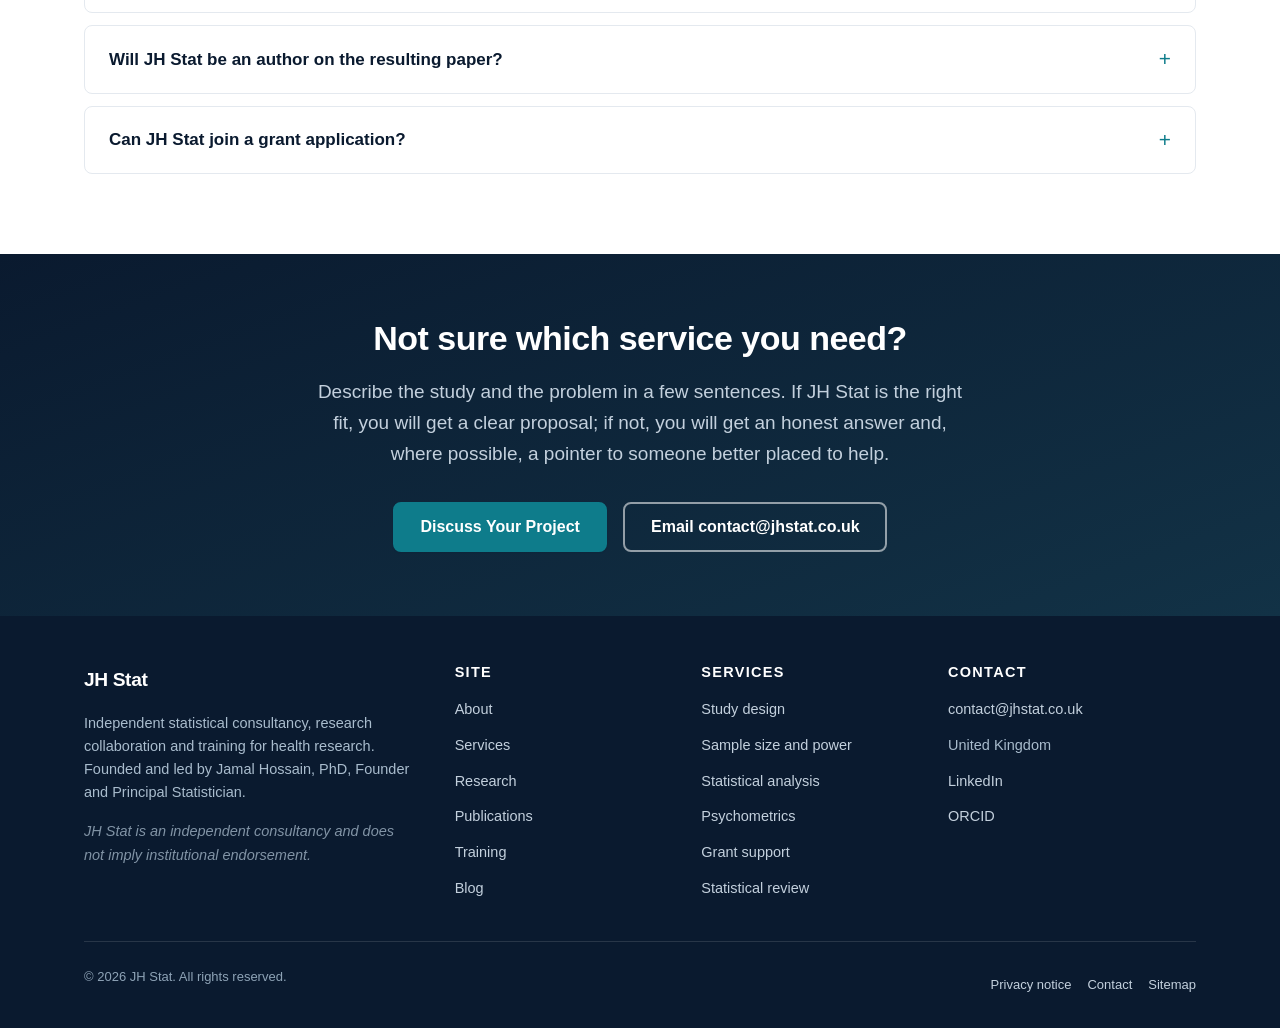
<file: services.html>
<!DOCTYPE html>
<html lang="en-GB">
<head>
  <meta charset="utf-8">
  <meta name="viewport" content="width=device-width, initial-scale=1">

  <!-- ===== SEO ===== -->
  <title>Statistical Consultancy Services | JH Stat</title>
  <meta name="description" content="Statistical consultancy for health research: study design and protocols, sample size and power, advanced analysis, psychometrics, grant support, statistical review and training.">
  <link rel="canonical" href="https://jhstat.co.uk/services">
  <meta name="author" content="Jamal Hossain">
  <meta name="robots" content="index, follow">
  <meta name="theme-color" content="#0a1a2f">

  <!-- ===== Open Graph / social sharing ===== -->
  <meta property="og:type" content="website">
  <meta property="og:site_name" content="JH Stat">
  <meta property="og:locale" content="en_GB">
  <meta property="og:title" content="Statistical Consultancy Services | JH Stat">
  <meta property="og:description" content="Study design, sample size and power, advanced statistical analysis, psychometrics, grant support, statistical review and training for health research.">
  <meta property="og:url" content="https://jhstat.co.uk/services">
  <meta property="og:image" content="https://jhstat.co.uk/images/og-image.png">
  <meta property="og:image:alt" content="JH Stat — expert statistical consulting for health research">
  <meta name="twitter:card" content="summary_large_image">
  <meta name="twitter:title" content="Statistical Consultancy Services | JH Stat">
  <meta name="twitter:description" content="Study design, sample size, advanced analysis, psychometrics, grant support, statistical review and training for health research.">
  <meta name="twitter:image" content="https://jhstat.co.uk/images/og-image.png">

  <!-- ===== Icons and styles ===== -->
  <link rel="icon" href="favicon.svg" type="image/svg+xml">
  <!-- Marks the document as JavaScript-enabled before the stylesheet is applied, so the
       reveal-on-scroll animations never flash. Without JavaScript the CSS rule
       html:not(.js) .reveal keeps all content permanently visible. -->
  <script>document.documentElement.classList.add('js');</script>
  <link rel="stylesheet" href="css/style.css">

  <!-- ===== Structured data: ProfessionalService with service catalogue ===== -->
  <script type="application/ld+json">
  {
    "@context": "https://schema.org",
    "@type": "ProfessionalService",
    "@id": "https://jhstat.co.uk/#organisation",
    "name": "JH Stat",
    "url": "https://jhstat.co.uk/",
    "email": "contact@jhstat.co.uk",
    "description": "Independent statistical consultancy for health research.",
    "areaServed": { "@type": "Country", "name": "United Kingdom" },
    "hasOfferCatalog": {
      "@type": "OfferCatalog",
      "name": "Statistical consultancy services",
      "itemListElement": [
        { "@type": "Offer", "itemOffered": { "@type": "Service", "name": "Study design and protocol development" } },
        { "@type": "Offer", "itemOffered": { "@type": "Service", "name": "Sample size and power calculation" } },
        { "@type": "Offer", "itemOffered": { "@type": "Service", "name": "Statistical analysis" } },
        { "@type": "Offer", "itemOffered": { "@type": "Service", "name": "Psychometrics and measurement" } },
        { "@type": "Offer", "itemOffered": { "@type": "Service", "name": "Grant and funding support" } },
        { "@type": "Offer", "itemOffered": { "@type": "Service", "name": "Publications and statistical review" } },
        { "@type": "Offer", "itemOffered": { "@type": "Service", "name": "Training and workshops" } }
      ]
    }
  }
  </script>
</head>

<body>
  <a class="skip-link" href="#main">Skip to main content</a>

  <!-- ================= HEADER ================= -->
  <header class="site-header">
    <div class="container header-inner">

      <a class="brand" href="/" aria-label="JH Stat — home page">
        <svg class="brand__mark" viewBox="0 0 64 64" aria-hidden="true" focusable="false">
          <rect width="64" height="64" rx="12" fill="#0a1a2f"></rect>
          <rect x="12" y="36" width="6" height="14" rx="1.5" fill="#128a9b"></rect>
          <rect x="21" y="29" width="6" height="21" rx="1.5" fill="#1aa3b5"></rect>
          <rect x="30" y="22" width="6" height="28" rx="1.5" fill="#7fd0da"></rect>
          <text x="40" y="30" font-family="Segoe UI, Helvetica, Arial, sans-serif" font-size="20" font-weight="700" fill="#ffffff">JH</text>
        </svg>
        <span class="brand__text">
          <span class="brand__name">JH Stat</span>
          <span class="brand__strap">Statistical Consulting</span>
        </span>
      </a>

      <button class="nav-toggle" type="button" aria-expanded="false" aria-controls="primary-navigation">
        <span class="nav-toggle__bars" aria-hidden="true"></span>
        <span class="visually-hidden">Open main menu</span>
      </button>

      <nav class="nav" id="primary-navigation" aria-label="Primary">
        <ul class="nav__list">
          <li><a class="nav__link" href="/">Home</a></li>
          <li><a class="nav__link" href="/about">About</a></li>
          <li><a class="nav__link" href="/services" aria-current="page">Services</a></li>
          <li><a class="nav__link" href="/research">Research</a></li>
          <li><a class="nav__link" href="/publications">Publications</a></li>
          <li><a class="nav__link" href="/training">Training</a></li>
          <li><a class="nav__link" href="/blog">Blog</a></li>
          <li><a class="nav__link" href="/contact">Contact</a></li>
        </ul>
        <a class="btn btn--primary btn--small nav__cta" href="/contact">Discuss Your Project</a>
      </nav>

    </div>
  </header>

  <main id="main">

    <!-- ================= PAGE HERO ================= -->
    <section class="page-hero">
      <div class="container">
        <nav class="breadcrumb" aria-label="Breadcrumb">
          <ol>
            <li><a href="/">Home</a></li>
            <li aria-current="page">Services</li>
          </ol>
        </nav>
        <h1>Statistical consultancy services</h1>
        <p>
          Support across the full research cycle — from framing the question and justifying the
          sample size through to analysis, publication and training your team.
        </p>
      </div>
    </section>

    <!-- ================= SERVICE INDEX ================= -->
    <section class="section section--tight section--alt" aria-labelledby="index-heading">
      <div class="container">
        <h2 id="index-heading" class="visually-hidden">Service index</h2>
        <ul class="category-list">
          <li><a href="#study-design">1. Study design and protocols</a></li>
          <li><a href="#sample-size">2. Sample size and power</a></li>
          <li><a href="#analysis">3. Statistical analysis</a></li>
          <li><a href="#psychometrics">4. Psychometrics and measurement</a></li>
          <li><a href="#grants">5. Grant and funding support</a></li>
          <li><a href="#review">6. Publications and statistical review</a></li>
          <li><a href="#training">7. Training and workshops</a></li>
        </ul>
      </div>
    </section>

    <!-- ================= 1. STUDY DESIGN ================= -->
    <section class="section" id="study-design" aria-labelledby="study-design-heading">
      <div class="container">
        <div class="grid grid--sidebar">

          <div class="reveal">
            <p class="eyebrow">Service 1</p>
            <h2 id="study-design-heading">Study design and protocol development</h2>
            <p class="lead">
              The design decisions made in the first few weeks of a study constrain everything that
              follows. Getting them right is the cheapest statistical intervention available.
            </p>
            <p>
              This service covers the work between having a research idea and having a protocol that
              a funder, ethics committee or journal will accept: sharpening the question into
              something estimable, choosing a design capable of answering it, defining outcomes
              precisely, and writing an analysis plan that commits to how the data will be handled.
            </p>
            <p>
              It also covers methodological review of designs already drafted — a second opinion
              before submission, when there is still time to change course.
            </p>
          </div>

          <div class="card card--accent reveal">
            <h3>What is included</h3>
            <ul class="tick-list">
              <li><strong>Research question development</strong> — turning a broad interest into a specific, answerable question with a defined estimand</li>
              <li><strong>Study design</strong> — randomised, cluster-randomised, stepped-wedge, cohort, case-control, cross-sectional, pilot and feasibility designs</li>
              <li><strong>Statistical analysis plans</strong> — pre-specified, versioned SAPs suitable for trial registries and protocol appendices</li>
              <li><strong>Outcome selection</strong> — primary and secondary outcomes, composite endpoints, and how outcomes will be measured and derived</li>
              <li><strong>Methodological review</strong> — independent appraisal of an existing protocol, design or analysis plan</li>
            </ul>
          </div>

        </div>
      </div>
    </section>

    <!-- ================= 2. SAMPLE SIZE AND POWER ================= -->
    <section class="section section--alt" id="sample-size" aria-labelledby="sample-size-heading">
      <div class="container">
        <div class="grid grid--sidebar">

          <div class="reveal">
            <p class="eyebrow">Service 2</p>
            <h2 id="sample-size-heading">Sample size and power</h2>
            <p class="lead">
              Funders and ethics committees expect a sample size that is justified, not merely
              stated. Recruiting too few participants wastes the study; recruiting too many wastes
              resources and exposes people unnecessarily.
            </p>
            <p>
              Calculations are documented in full: the assumed effect, where that assumption came
              from, the variability used, the design effect where relevant, and the consequences of
              those assumptions being wrong. The result is a section you can paste into a grant
              application and defend under review.
            </p>
            <p>
              Where the design is complex — clustering, repeated measures, time-to-event outcomes,
              multiple comparisons — simulation is used rather than a closed-form approximation that
              does not fit the design.
            </p>
          </div>

          <div class="card card--accent reveal">
            <h3>What is included</h3>
            <ul class="tick-list">
              <li><strong>Sample size calculations</strong> — for continuous, binary, count and time-to-event outcomes</li>
              <li><strong>Power calculations</strong> — including power curves showing how power varies with plausible effect sizes</li>
              <li><strong>Clustered and longitudinal designs</strong> — intracluster correlation, design effects, repeated measures and attrition</li>
              <li><strong>Feasibility and sensitivity assessments</strong> — what is achievable with the recruitment you can realistically expect</li>
              <li><strong>Simulation-based estimation</strong> — where standard formulae do not apply</li>
              <li><strong>Written justification</strong> — a defensible narrative section, not just a number</li>
            </ul>
          </div>

        </div>
      </div>
    </section>

    <!-- ================= 3. STATISTICAL ANALYSIS ================= -->
    <section class="section" id="analysis" aria-labelledby="analysis-heading">
      <div class="container">

        <div class="section-head">
          <p class="eyebrow">Service 3</p>
          <h2 id="analysis-heading">Statistical analysis</h2>
          <p class="lead">
            Full analysis delivered end to end — data preparation, modelling, tables and figures,
            and a written interpretation your team can take straight into a manuscript or report.
          </p>
        </div>

        <div class="grid grid--3">

          <article class="card card--hover reveal">
            <h3>Regression modelling</h3>
            <p>Linear and logistic regression as the workhorse of applied health research, with attention to functional form, interaction, collinearity and model diagnostics rather than default output.</p>
          </article>

          <article class="card card--hover reveal">
            <h3>Multilevel and mixed-effects models</h3>
            <p>For data nested within practices, wards, schools, clusters or repeated occasions — where ignoring the hierarchy would understate uncertainty.</p>
          </article>

          <article class="card card--hover reveal">
            <h3>Longitudinal analysis</h3>
            <p>Growth curves, mixed models for repeated measures, GEE, and trajectory or latent growth approaches for change over time.</p>
          </article>

          <article class="card card--hover reveal">
            <h3>Survival analysis</h3>
            <p>Kaplan–Meier estimation, Cox proportional hazards models, flexible parametric survival models, competing risks and time-varying covariates.</p>
          </article>

          <article class="card card--hover reveal">
            <h3>Count-data analysis</h3>
            <p>Poisson and negative binomial models, zero-inflated and hurdle models, and rate models with offsets for exposure time or population.</p>
          </article>

          <article class="card card--hover reveal">
            <h3>Propensity score methods</h3>
            <p>Matching, weighting and stratification for observational comparisons, with balance diagnostics and sensitivity analysis for unmeasured confounding.</p>
          </article>

          <article class="card card--hover reveal">
            <h3>Interrupted time series</h3>
            <p>Evaluating the effect of a policy, guideline or service change, accounting for underlying trend, seasonality and autocorrelation.</p>
          </article>

          <article class="card card--hover reveal">
            <h3>Difference-in-differences</h3>
            <p>Comparing change across intervention and comparison groups, with attention to the parallel trends assumption and to staggered adoption.</p>
          </article>

          <article class="card card--hover reveal">
            <h3>Machine learning where appropriate</h3>
            <p>Regularised regression, tree-based ensembles and prediction modelling — used when prediction is genuinely the goal, with proper validation and calibration rather than as a default.</p>
          </article>

        </div>

        <div class="panel panel--note mt-6">
          <p>
            <strong>Also covered as standard:</strong> data cleaning and derivation, missing data
            strategy including multiple imputation, subgroup and sensitivity analyses,
            publication-ready tables and figures, and documented analysis code handed over at the
            end of the project.
          </p>
        </div>

      </div>
    </section>

    <!-- ================= 4. PSYCHOMETRICS ================= -->
    <section class="section section--alt" id="psychometrics" aria-labelledby="psychometrics-heading">
      <div class="container">
        <div class="grid grid--sidebar">

          <div class="reveal">
            <p class="eyebrow">Service 4</p>
            <h2 id="psychometrics-heading">Psychometrics and measurement</h2>
            <p class="lead">
              If the instrument does not measure what it claims to measure, no amount of subsequent
              modelling will rescue the study. Measurement quality is a first-order concern, not a
              methodological footnote.
            </p>
            <p>
              This service covers the development and evaluation of questionnaires, scales and
              patient-reported outcome measures: examining structure, establishing reliability,
              accumulating validity evidence, and testing whether a scale behaves consistently
              across the groups you intend to compare.
            </p>
            <p>
              It applies equally to instruments being newly developed, existing instruments being
              adapted or translated for a new population, and established measures being used in a
              context where their performance has not previously been demonstrated.
            </p>
          </div>

          <div class="card card--accent reveal">
            <h3>What is included</h3>
            <ul class="tick-list">
              <li><strong>Exploratory factor analysis</strong> — dimensionality, extraction and rotation decisions, and interpretation of structure</li>
              <li><strong>Confirmatory factor analysis</strong> — hypothesised structures, model fit, modification decisions and measurement invariance across groups</li>
              <li><strong>Reliability</strong> — internal consistency, test–retest reliability, inter-rater agreement and standard error of measurement</li>
              <li><strong>Construct validity</strong> — convergent, discriminant, known-groups and criterion validity evidence</li>
              <li><strong>Scale development and validation</strong> — item generation, pilot testing, item reduction, scoring and full validation reporting</li>
              <li><strong>Item response theory</strong> — item characteristics, differential item functioning and short-form development where suitable</li>
            </ul>
          </div>

        </div>
      </div>
    </section>

    <!-- ================= 5. GRANT SUPPORT ================= -->
    <section class="section" id="grants" aria-labelledby="grants-heading">
      <div class="container">
        <div class="grid grid--sidebar">

          <div class="reveal">
            <p class="eyebrow">Service 5</p>
            <h2 id="grants-heading">Grant and funding support</h2>
            <p class="lead">
              Statistical weakness is one of the most common reasons applications are downgraded at
              review. It is also one of the most preventable.
            </p>
            <p>
              JH Stat contributes the statistical content of funding applications: the methods
              section, the analysis plan, the sample size justification, and the reasoning that
              connects the design to the research question. The work is done collaboratively with
              your team, in your voice, and to the specific requirements of your funder.
            </p>
            <p>
              Involvement early in the writing process is considerably more useful than a review the
              week before the deadline — but late reviews are accepted where the timetable allows.
            </p>
            <p>
              Where a funder requires a named statistician, or where the study warrants ongoing
              statistical involvement, JH Stat can be included on the application as a
              collaborator or co-investigator. See
              <a href="/about#collaboration">research collaboration</a>.
            </p>
          </div>

          <div class="card card--accent reveal">
            <h3>What is included</h3>
            <ul class="tick-list">
              <li><strong>Statistical methods sections</strong> — written to the funder's structure and word limit</li>
              <li><strong>Analysis plans</strong> — proportionate to the stage, with detail sufficient for reviewers</li>
              <li><strong>Sample size justification</strong> — fully documented assumptions and sensitivity to them</li>
              <li><strong>Reviewer-response support</strong> — drafting statistical responses to referee and panel comments</li>
              <li><strong>Collaborative grant development</strong> — statistical input from the outline stage onwards</li>
              <li><strong>Costing input</strong> — realistic statistical time and resource for the budget</li>
            </ul>
          </div>

        </div>
      </div>
    </section>

    <!-- ================= 6. PUBLICATIONS AND REVIEW ================= -->
    <section class="section section--alt" id="review" aria-labelledby="review-heading">
      <div class="container">
        <div class="grid grid--sidebar">

          <div class="reveal">
            <p class="eyebrow">Service 6</p>
            <h2 id="review-heading">Publications and statistical review</h2>
            <p class="lead">
              An independent statistical read of a manuscript before submission catches the problems
              that would otherwise come back from reviewers months later.
            </p>
            <p>
              Review covers whether the analysis matches the design and the stated question, whether
              assumptions have been checked, whether the results are described accurately, and
              whether the conclusions are proportionate to what the data actually show. Overstated
              claims are flagged as clearly as technical errors.
            </p>
            <p>
              Where a paper has already been reviewed, JH Stat can help draft statistical responses
              to referees and carry out any additional analyses requested.
            </p>
          </div>

          <div class="card card--accent reveal">
            <h3>What is included</h3>
            <ul class="tick-list">
              <li><strong>Manuscript statistical review</strong> — methods, results and conclusions assessed before submission</li>
              <li><strong>Results interpretation</strong> — what the estimates mean substantively, and what they do not support</li>
              <li><strong>Reporting guidance</strong> — alignment with CONSORT, STROBE, PRISMA, TRIPOD, COSMIN and other EQUATOR guidelines</li>
              <li><strong>Reviewer-response support</strong> — drafting statistical replies and running requested additional analyses</li>
              <li><strong>Reproducibility checks</strong> — re-running the analysis independently to confirm reported figures</li>
              <li><strong>Tables and figures</strong> — clear, journal-ready presentation of results</li>
            </ul>
          </div>

        </div>
      </div>
    </section>

    <!-- ================= 7. TRAINING ================= -->
    <section class="section" id="training" aria-labelledby="training-heading">
      <div class="container">
        <div class="grid grid--sidebar">

          <div class="reveal">
            <p class="eyebrow">Service 7</p>
            <h2 id="training-heading">Training and workshops</h2>
            <p class="lead">
              Applied statistical training for research teams, delivered in software they will
              actually use and built around examples from their own field.
            </p>
            <p>
              Sessions are practical rather than theoretical: participants work through analyses
              during the workshop and leave with annotated code and materials they can reuse.
              Delivery is available online or in person, as a single session, a short course, or a
              programme spread across a term.
            </p>
            <p><a class="link-arrow" href="/training">See full training options</a></p>
          </div>

          <div class="card card--accent reveal">
            <h3>Topics covered</h3>
            <ul class="tick-list">
              <li><strong>R</strong> — from first principles through to modelling and reproducible reporting</li>
              <li><strong>SPSS</strong> — applied analysis with syntax for reproducibility</li>
              <li><strong>Stata</strong> — data management, modelling and do-file workflows</li>
              <li><strong>Regression</strong> — linear, logistic and beyond, with diagnostics and interpretation</li>
              <li><strong>Multilevel modelling</strong> — clustered and hierarchical data in practice</li>
              <li><strong>Survival analysis</strong> — time-to-event methods for applied researchers</li>
              <li><strong>Applied statistics for healthcare researchers</strong> — a grounding for clinical and health services teams</li>
            </ul>
          </div>

        </div>
      </div>
    </section>

    <!-- ================= ACADEMIC INTEGRITY STATEMENT ================= -->
    <section class="section section--alt" aria-labelledby="integrity-heading">
      <div class="container container--narrow">
        <div class="panel panel--note reveal">
          <h2 id="integrity-heading">A note on academic integrity</h2>
          <p>
            JH Stat supports researchers with methodology, analysis and learning. It does
            <strong>not</strong> complete assessed academic work dishonestly.
          </p>
          <p>
            Doctoral and postgraduate researchers are welcome, and statistical advice, methodological
            training and analytical support are all legitimate forms of research supervision support
            — the same kind that university statistical services and supervisors provide routinely.
            What JH Stat will not do is write a thesis, produce work to be submitted as a student's
            own unaided effort, or provide any support that breaches an institution's academic
            integrity or research degree regulations.
          </p>
          <p>
            Students are encouraged to discuss any external statistical support with their supervisor
            before it begins, and JH Stat is happy to correspond directly with a supervisor or
            department to confirm the scope of what has been provided.
          </p>
        </div>
      </div>
    </section>

    <!-- ================= HOW ENGAGEMENTS WORK ================= -->
    <section class="section" aria-labelledby="engage-heading">
      <div class="container">

        <div class="section-head">
          <p class="eyebrow">Working together</p>
          <h2 id="engage-heading">How engagements work</h2>
        </div>

        <div class="accordion reveal">

          <details>
            <summary>What does a typical engagement look like?</summary>
            <div class="accordion__body">
              <p>Most begin with a short scoping conversation, which can be arranged to establish what you need and whether JH Stat is the right fit. A written proposal follows, setting out scope, deliverables, timescale and fees. The scope, timescale and fees are agreed in writing before any chargeable work begins.</p>
            </div>
          </details>

          <details>
            <summary>How is work priced?</summary>
            <div class="accordion__body">
              <p>Pricing depends on the scope and the type of organisation. Short pieces of work are usually quoted as a fixed fee; longer collaborations may be arranged as a day rate, a retained block of time, or costed into a grant. A quotation is always provided in writing before work begins.
              <!-- TODO: if you decide to publish indicative rates or a rate card, add them here. --></p>
            </div>
          </details>

          <details>
            <summary>How are timescales agreed?</summary>
            <div class="accordion__body">
              <p>Timescales depend on the scope of the work, the state of the data and the complexity of the design, and on current availability. A realistic timescale is discussed at the scoping stage and set out in the written proposal. If you are working to a grant or submission deadline, please say so in your enquiry so it can be taken into account.</p>
            </div>
          </details>

          <details>
            <summary>How is data handled?</summary>
            <div class="accordion__body">
              <p>Wherever possible, work is carried out on de-identified data or within your own secure environment. Data handling follows UK GDPR and the Data Protection Act 2018. Data-sharing agreements, non-disclosure agreements and institutional information governance requirements are welcomed and complied with, and are agreed in writing before any data are transferred.</p>
            </div>
          </details>

          <details>
            <summary>Will JH Stat be an author on the resulting paper?</summary>
            <div class="accordion__body">
              <p>That depends on the nature of the contribution and is agreed at the outset. Where the statistical contribution meets recognised authorship criteria, such as those set out by the ICMJE, authorship is expected. Where it does not, acknowledgement is appropriate. Either way, the arrangement is written down before work starts rather than negotiated afterwards.</p>
            </div>
          </details>

          <details>
            <summary>Can JH Stat join a grant application?</summary>
            <div class="accordion__body">
              <p>Yes. JH Stat can be named on applications as a collaborator or co-investigator, with statistical time costed into the budget. This works best when the conversation starts at the outline stage rather than close to the submission deadline.</p>
            </div>
          </details>

        </div>
      </div>
    </section>

    <!-- ================= CTA ================= -->
    <section class="cta" aria-labelledby="cta-heading">
      <div class="container">
        <h2 id="cta-heading">Not sure which service you need?</h2>
        <p>
          Describe the study and the problem in a few sentences. If JH Stat is the right fit, you
          will get a clear proposal; if not, you will get an honest answer and, where possible, a
          pointer to someone better placed to help.
        </p>
        <div class="btn-group btn-group--centred">
          <a class="btn btn--primary" href="/contact">Discuss Your Project</a>
          <a class="btn btn--ghost" href="mailto:contact@jhstat.co.uk">Email contact@jhstat.co.uk</a>
        </div>
      </div>
    </section>

  </main>

  <!-- ================= FOOTER ================= -->
  <footer class="site-footer">
    <div class="container">

      <div class="footer-grid">

        <div class="footer-brand">
          <span class="brand__name">JH Stat</span>
          <p>
            Independent statistical consultancy, research collaboration and training for health
            research. Founded and led by Jamal Hossain, PhD, Founder and Principal Statistician.
          </p>
          <p class="footer-independence">
            JH Stat is an independent consultancy and does not imply institutional endorsement.
          </p>
        </div>

        <div>
          <h2>Site</h2>
          <ul class="footer-list">
            <li><a href="/about">About</a></li>
            <li><a href="/services">Services</a></li>
            <li><a href="/research">Research</a></li>
            <li><a href="/publications">Publications</a></li>
            <li><a href="/training">Training</a></li>
            <li><a href="/blog">Blog</a></li>
          </ul>
        </div>

        <div>
          <h2>Services</h2>
          <ul class="footer-list">
            <li><a href="/services#study-design">Study design</a></li>
            <li><a href="/services#sample-size">Sample size and power</a></li>
            <li><a href="/services#analysis">Statistical analysis</a></li>
            <li><a href="/services#psychometrics">Psychometrics</a></li>
            <li><a href="/services#grants">Grant support</a></li>
            <li><a href="/services#review">Statistical review</a></li>
          </ul>
        </div>

        <div>
          <h2>Contact</h2>
          <ul class="footer-list">
            <li><a href="mailto:contact@jhstat.co.uk">contact@jhstat.co.uk</a></li>
            <li>United Kingdom</li>
            <li><a href="https://www.linkedin.com/in/dr-jamal-hossain-fhea-47050071/" rel="noopener">LinkedIn</a></li>
            <li><a href="https://orcid.org/0000-0002-2728-1055" rel="noopener">ORCID</a></li>
          </ul>
        </div>

      </div>

      <div class="footer-bottom">
        <p>&copy; <span data-current-year>2026</span> JH Stat. All rights reserved.</p>
        <ul>
          <li><a href="/privacy">Privacy notice</a></li>
          <li><a href="/contact">Contact</a></li>
          <li><a href="sitemap.xml">Sitemap</a></li>
        </ul>
      </div>

    </div>
  </footer>

  <script src="js/script.js" defer></script>
</body>
</html>
</file>
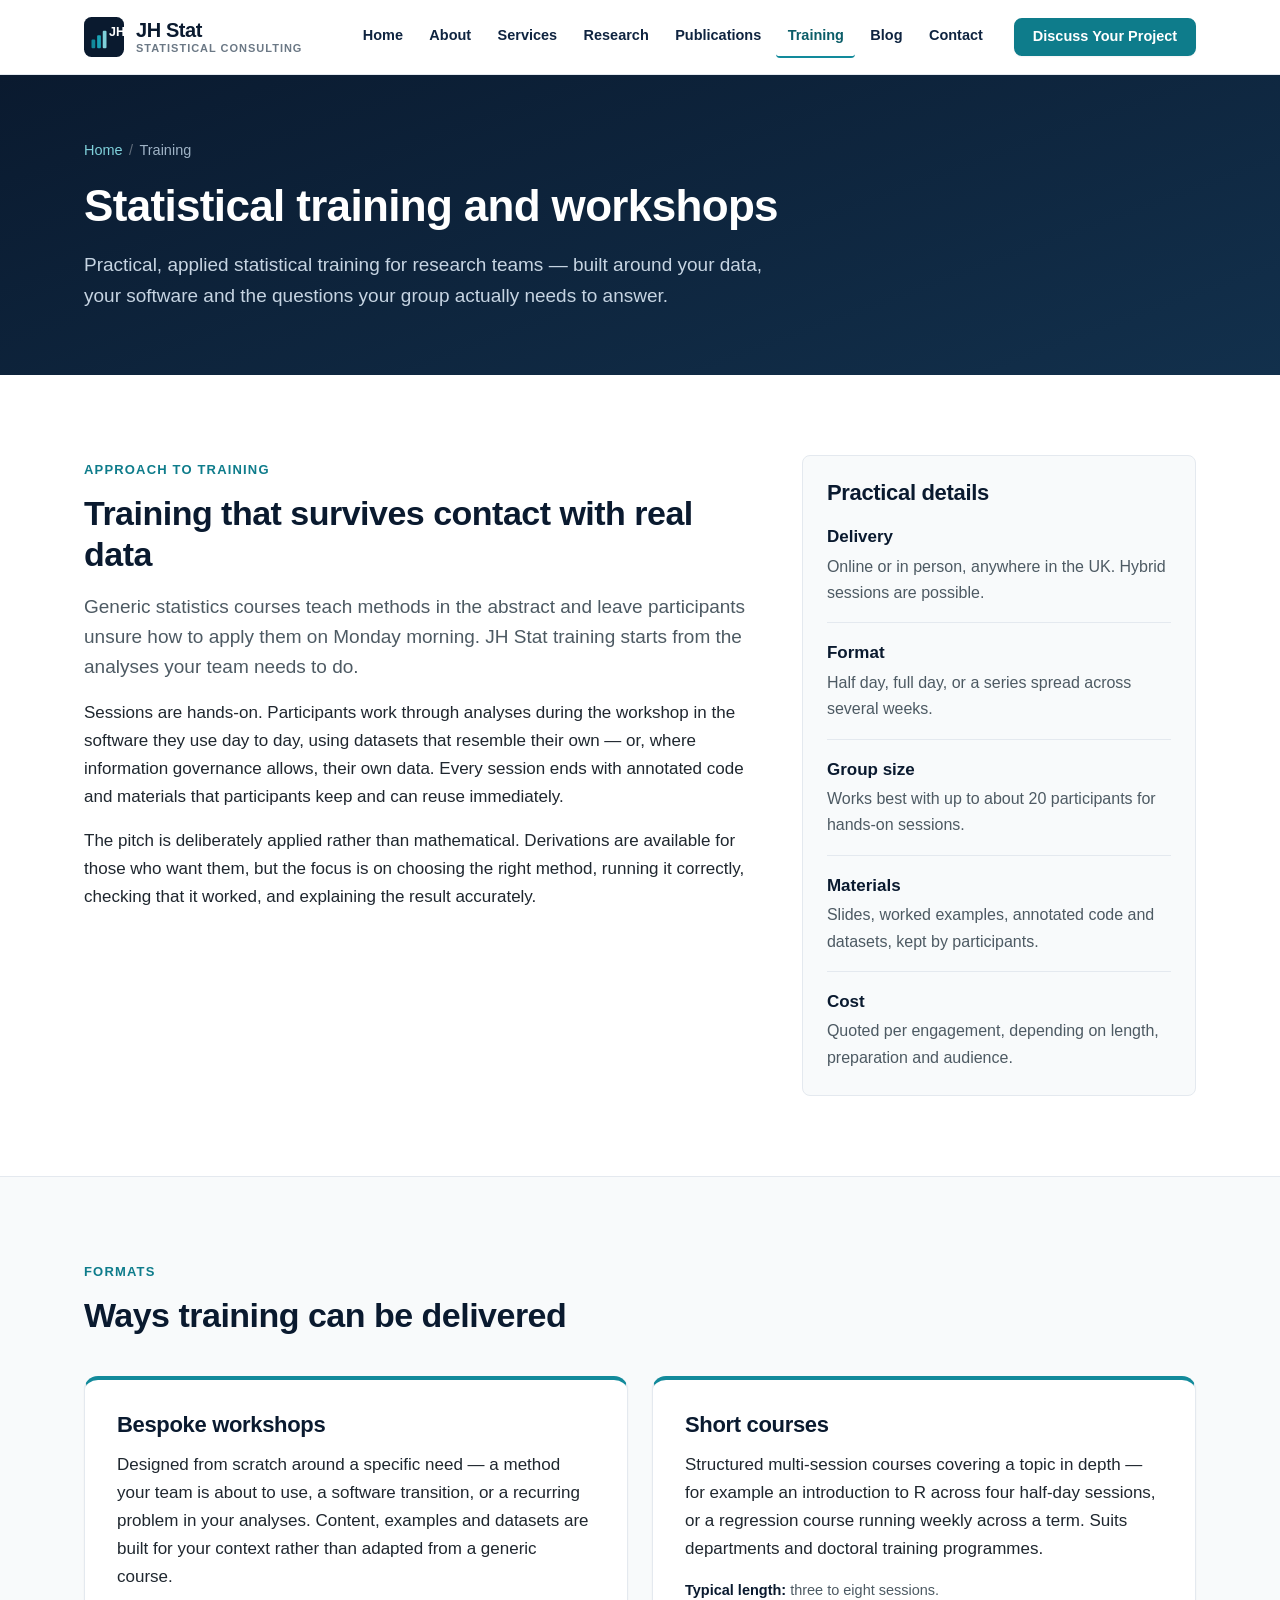
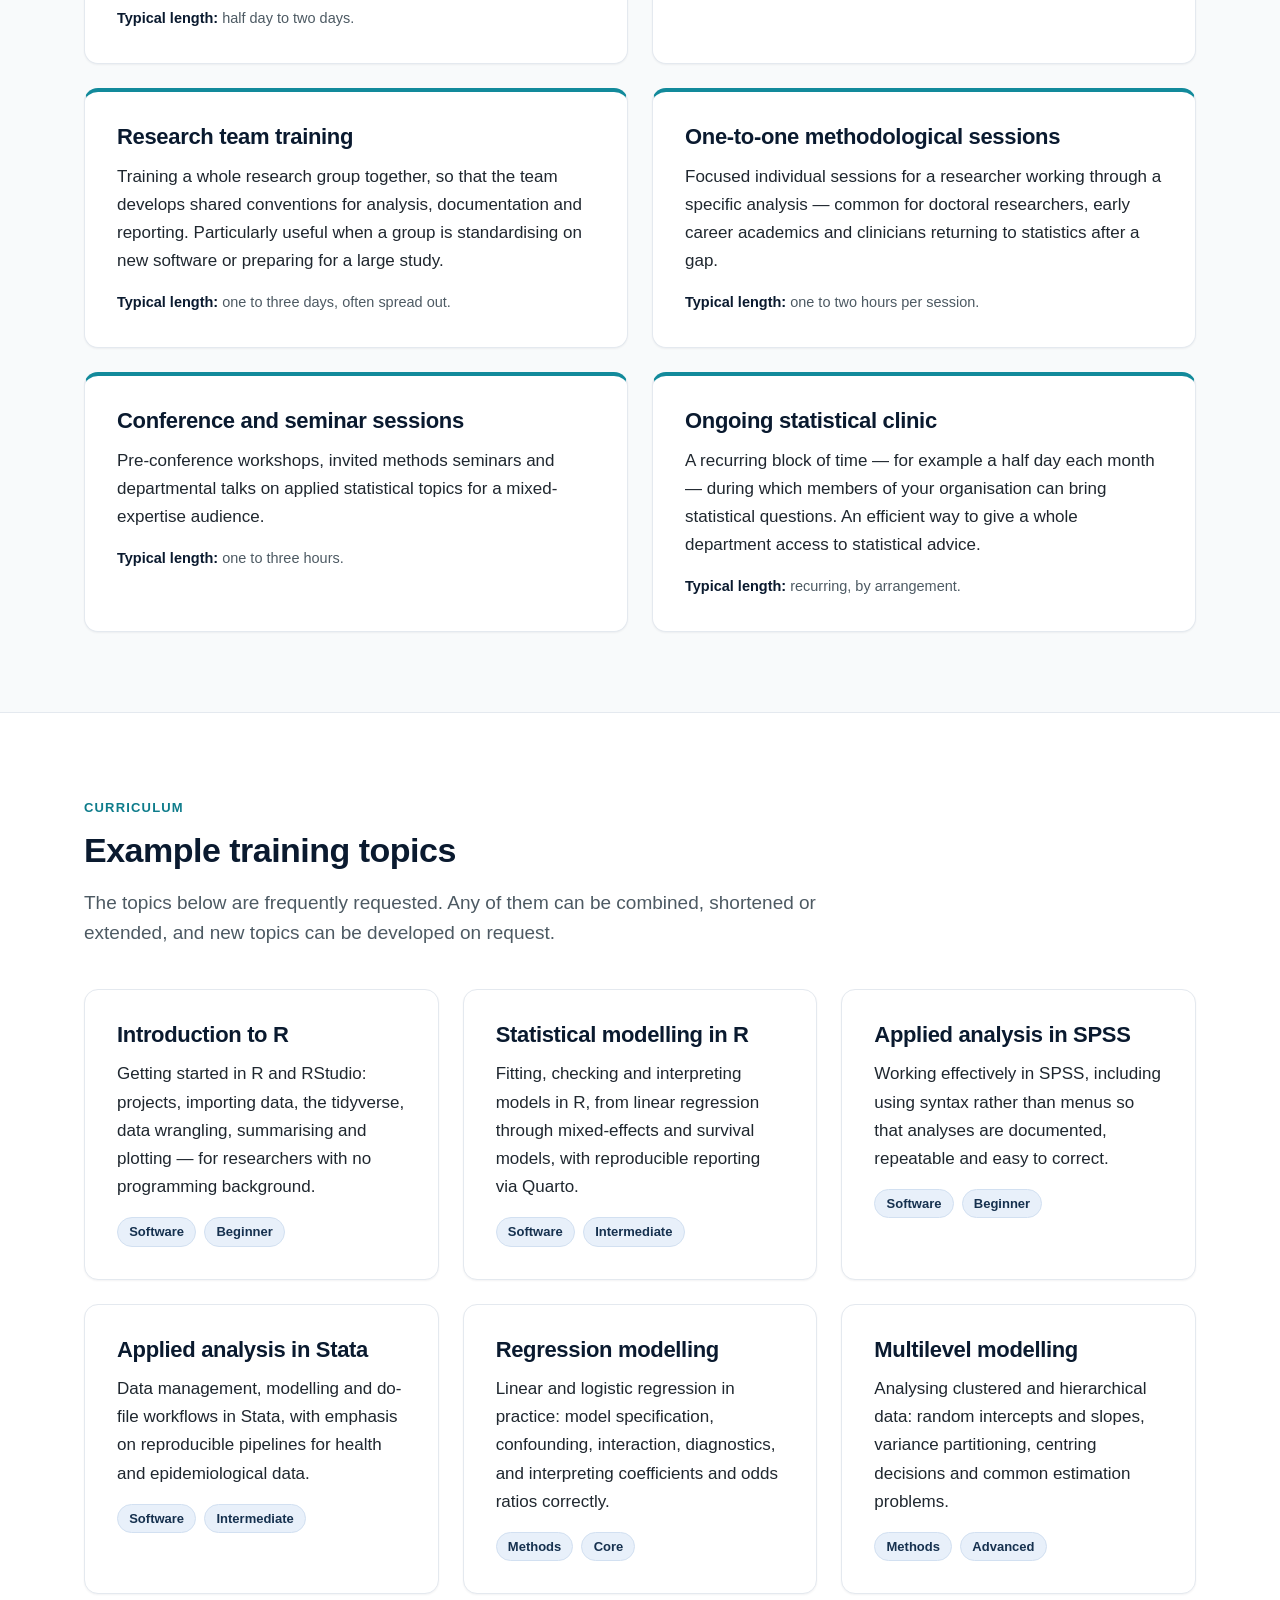
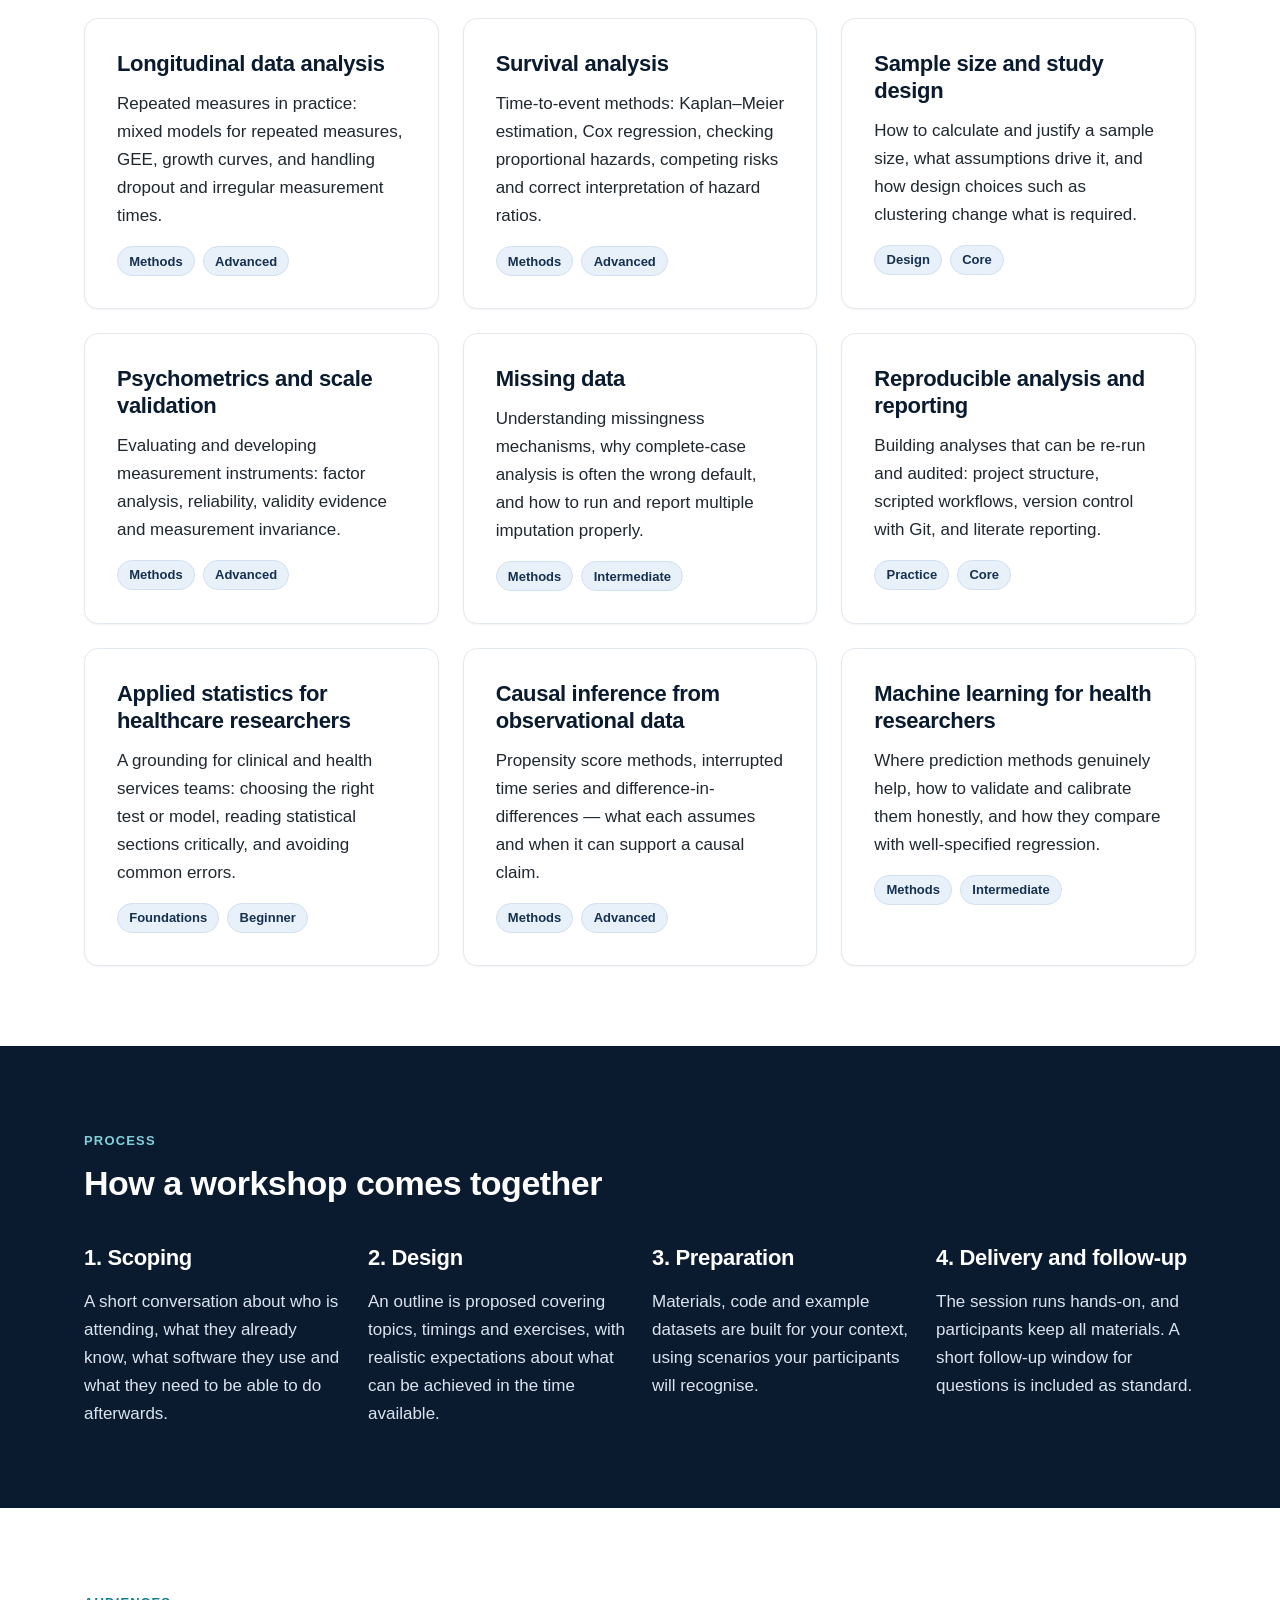
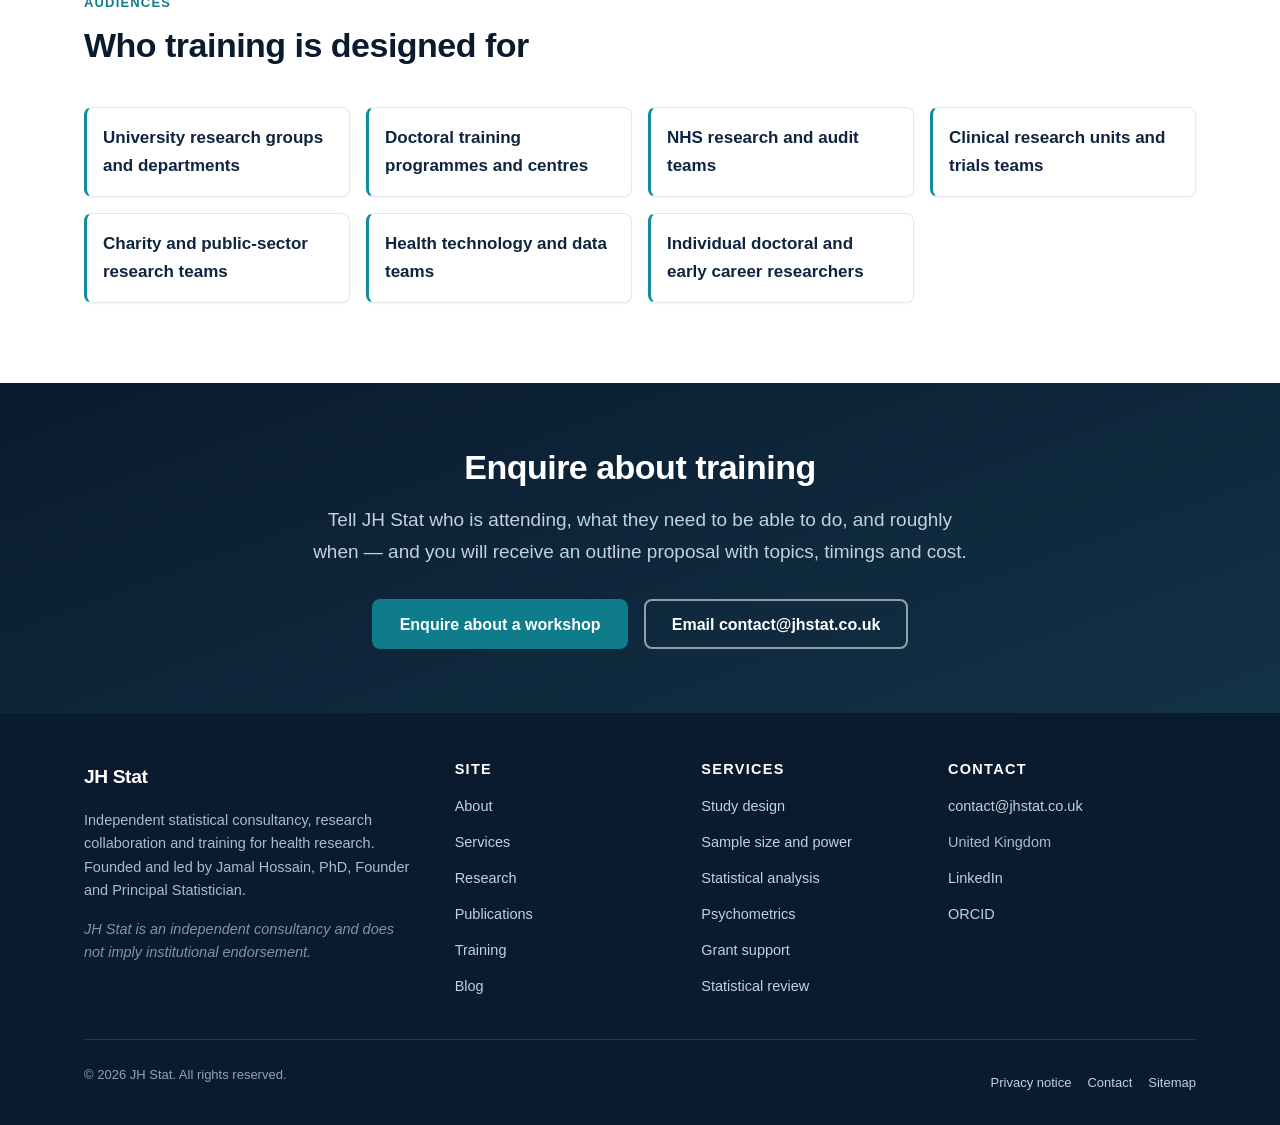
<file: training.html>
<!DOCTYPE html>
<html lang="en-GB">
<head>
  <meta charset="utf-8">
  <meta name="viewport" content="width=device-width, initial-scale=1">

  <!-- ===== SEO ===== -->
  <title>Statistical Training and Workshops | JH Stat</title>
  <meta name="description" content="Bespoke statistical training for health research teams: workshops and short courses in R, SPSS, Stata, regression, multilevel modelling and survival analysis, delivered online or in person across the UK.">
  <link rel="canonical" href="https://jhstat.co.uk/training">
  <meta name="author" content="Jamal Hossain">
  <meta name="robots" content="index, follow">
  <meta name="theme-color" content="#0a1a2f">

  <!-- ===== Open Graph / social sharing ===== -->
  <meta property="og:type" content="website">
  <meta property="og:site_name" content="JH Stat">
  <meta property="og:locale" content="en_GB">
  <meta property="og:title" content="Statistical Training and Workshops | JH Stat">
  <meta property="og:description" content="Bespoke workshops, short courses, research team training and one-to-one methodological sessions, delivered online or in person.">
  <meta property="og:url" content="https://jhstat.co.uk/training">
  <meta property="og:image" content="https://jhstat.co.uk/images/og-image.png">
  <meta property="og:image:alt" content="JH Stat — expert statistical consulting for health research">
  <meta name="twitter:card" content="summary_large_image">
  <meta name="twitter:title" content="Statistical Training and Workshops | JH Stat">
  <meta name="twitter:description" content="Bespoke workshops, short courses, research team training and one-to-one methodological sessions.">
  <meta name="twitter:image" content="https://jhstat.co.uk/images/og-image.png">

  <!-- ===== Icons and styles ===== -->
  <link rel="icon" href="favicon.svg" type="image/svg+xml">
  <!-- Marks the document as JavaScript-enabled before the stylesheet is applied, so the
       reveal-on-scroll animations never flash. Without JavaScript the CSS rule
       html:not(.js) .reveal keeps all content permanently visible. -->
  <script>document.documentElement.classList.add('js');</script>
  <link rel="stylesheet" href="css/style.css">

  <!-- ===== Structured data ===== -->
  <script type="application/ld+json">
  {
    "@context": "https://schema.org",
    "@type": "Service",
    "name": "Statistical training and workshops",
    "serviceType": "Statistical training",
    "url": "https://jhstat.co.uk/training",
    "description": "Applied statistical training for health research teams, delivered online or in person and tailored to the data the team works with.",
    "areaServed": { "@type": "Country", "name": "United Kingdom" },
    "provider": {
      "@type": "ProfessionalService",
      "@id": "https://jhstat.co.uk/#organisation",
      "name": "JH Stat",
      "url": "https://jhstat.co.uk/",
      "email": "contact@jhstat.co.uk"
    }
  }
  </script>
</head>

<body>
  <a class="skip-link" href="#main">Skip to main content</a>

  <!-- ================= HEADER ================= -->
  <header class="site-header">
    <div class="container header-inner">

      <a class="brand" href="/" aria-label="JH Stat — home page">
        <svg class="brand__mark" viewBox="0 0 64 64" aria-hidden="true" focusable="false">
          <rect width="64" height="64" rx="12" fill="#0a1a2f"></rect>
          <rect x="12" y="36" width="6" height="14" rx="1.5" fill="#128a9b"></rect>
          <rect x="21" y="29" width="6" height="21" rx="1.5" fill="#1aa3b5"></rect>
          <rect x="30" y="22" width="6" height="28" rx="1.5" fill="#7fd0da"></rect>
          <text x="40" y="30" font-family="Segoe UI, Helvetica, Arial, sans-serif" font-size="20" font-weight="700" fill="#ffffff">JH</text>
        </svg>
        <span class="brand__text">
          <span class="brand__name">JH Stat</span>
          <span class="brand__strap">Statistical Consulting</span>
        </span>
      </a>

      <button class="nav-toggle" type="button" aria-expanded="false" aria-controls="primary-navigation">
        <span class="nav-toggle__bars" aria-hidden="true"></span>
        <span class="visually-hidden">Open main menu</span>
      </button>

      <nav class="nav" id="primary-navigation" aria-label="Primary">
        <ul class="nav__list">
          <li><a class="nav__link" href="/">Home</a></li>
          <li><a class="nav__link" href="/about">About</a></li>
          <li><a class="nav__link" href="/services">Services</a></li>
          <li><a class="nav__link" href="/research">Research</a></li>
          <li><a class="nav__link" href="/publications">Publications</a></li>
          <li><a class="nav__link" href="/training" aria-current="page">Training</a></li>
          <li><a class="nav__link" href="/blog">Blog</a></li>
          <li><a class="nav__link" href="/contact">Contact</a></li>
        </ul>
        <a class="btn btn--primary btn--small nav__cta" href="/contact">Discuss Your Project</a>
      </nav>

    </div>
  </header>

  <main id="main">

    <!-- ================= PAGE HERO ================= -->
    <section class="page-hero">
      <div class="container">
        <nav class="breadcrumb" aria-label="Breadcrumb">
          <ol>
            <li><a href="/">Home</a></li>
            <li aria-current="page">Training</li>
          </ol>
        </nav>
        <h1>Statistical training and workshops</h1>
        <p>
          Practical, applied statistical training for research teams — built around your data, your
          software and the questions your group actually needs to answer.
        </p>
      </div>
    </section>

    <!-- ================= INTRODUCTION ================= -->
    <section class="section" aria-labelledby="intro-heading">
      <div class="container">
        <div class="grid grid--sidebar">

          <div class="reveal">
            <p class="eyebrow">Approach to training</p>
            <h2 id="intro-heading">Training that survives contact with real data</h2>
            <p class="lead">
              Generic statistics courses teach methods in the abstract and leave participants unsure
              how to apply them on Monday morning. JH Stat training starts from the analyses your
              team needs to do.
            </p>
            <p>
              Sessions are hands-on. Participants work through analyses during the workshop in the
              software they use day to day, using datasets that resemble their own — or, where
              information governance allows, their own data. Every session ends with annotated code
              and materials that participants keep and can reuse immediately.
            </p>
            <p>
              The pitch is deliberately applied rather than mathematical. Derivations are available
              for those who want them, but the focus is on choosing the right method, running it
              correctly, checking that it worked, and explaining the result accurately.
            </p>
          </div>

          <aside class="panel reveal">
            <h3>Practical details</h3>
            <dl class="deflist">
              <div>
                <dt>Delivery</dt>
                <dd>Online or in person, anywhere in the UK. Hybrid sessions are possible.</dd>
              </div>
              <div>
                <dt>Format</dt>
                <dd>Half day, full day, or a series spread across several weeks.</dd>
              </div>
              <div>
                <dt>Group size</dt>
                <dd>Works best with up to about 20 participants for hands-on sessions.</dd>
              </div>
              <div>
                <dt>Materials</dt>
                <dd>Slides, worked examples, annotated code and datasets, kept by participants.</dd>
              </div>
              <div>
                <dt>Cost</dt>
                <dd>Quoted per engagement, depending on length, preparation and audience.
                  <!-- TODO: add indicative day rates here if you decide to publish them. --></dd>
              </div>
            </dl>
          </aside>

        </div>
      </div>
    </section>

    <!-- ================= TRAINING FORMATS ================= -->
    <section class="section section--alt" aria-labelledby="formats-heading">
      <div class="container">

        <div class="section-head">
          <p class="eyebrow">Formats</p>
          <h2 id="formats-heading">Ways training can be delivered</h2>
        </div>

        <div class="grid grid--2">

          <article class="card card--hover card--accent reveal">
            <h3>Bespoke workshops</h3>
            <p>
              Designed from scratch around a specific need — a method your team is about to use, a
              software transition, or a recurring problem in your analyses. Content, examples and
              datasets are built for your context rather than adapted from a generic course.
            </p>
            <p class="small mt-4"><strong>Typical length:</strong> half day to two days.</p>
          </article>

          <article class="card card--hover card--accent reveal">
            <h3>Short courses</h3>
            <p>
              Structured multi-session courses covering a topic in depth — for example an
              introduction to R across four half-day sessions, or a regression course running
              weekly across a term. Suits departments and doctoral training programmes.
            </p>
            <p class="small mt-4"><strong>Typical length:</strong> three to eight sessions.</p>
          </article>

          <article class="card card--hover card--accent reveal">
            <h3>Research team training</h3>
            <p>
              Training a whole research group together, so that the team develops shared conventions
              for analysis, documentation and reporting. Particularly useful when a group is
              standardising on new software or preparing for a large study.
            </p>
            <p class="small mt-4"><strong>Typical length:</strong> one to three days, often spread out.</p>
          </article>

          <article class="card card--hover card--accent reveal">
            <h3>One-to-one methodological sessions</h3>
            <p>
              Focused individual sessions for a researcher working through a specific analysis —
              common for doctoral researchers, early career academics and clinicians returning to
              statistics after a gap.
            </p>
            <p class="small mt-4"><strong>Typical length:</strong> one to two hours per session.</p>
          </article>

          <article class="card card--hover card--accent reveal">
            <h3>Conference and seminar sessions</h3>
            <p>
              Pre-conference workshops, invited methods seminars and departmental talks on applied
              statistical topics for a mixed-expertise audience.
            </p>
            <p class="small mt-4"><strong>Typical length:</strong> one to three hours.</p>
          </article>

          <article class="card card--hover card--accent reveal">
            <h3>Ongoing statistical clinic</h3>
            <p>
              A recurring block of time — for example a half day each month — during which members
              of your organisation can bring statistical questions. An efficient way to give a whole
              department access to statistical advice.
            </p>
            <p class="small mt-4"><strong>Typical length:</strong> recurring, by arrangement.</p>
          </article>

        </div>
      </div>
    </section>

    <!-- ================= EXAMPLE TOPICS ================= -->
    <section class="section" aria-labelledby="topics-heading">
      <div class="container">

        <div class="section-head">
          <p class="eyebrow">Curriculum</p>
          <h2 id="topics-heading">Example training topics</h2>
          <p class="lead">
            The topics below are frequently requested. Any of them can be combined, shortened or
            extended, and new topics can be developed on request.
          </p>
        </div>

        <div class="grid grid--3">

          <article class="card reveal">
            <h3>Introduction to R</h3>
            <p>Getting started in R and RStudio: projects, importing data, the tidyverse, data wrangling, summarising and plotting — for researchers with no programming background.</p>
            <ul class="tags">
              <li class="tag">Software</li>
              <li class="tag">Beginner</li>
            </ul>
          </article>

          <article class="card reveal">
            <h3>Statistical modelling in R</h3>
            <p>Fitting, checking and interpreting models in R, from linear regression through mixed-effects and survival models, with reproducible reporting via Quarto.</p>
            <ul class="tags">
              <li class="tag">Software</li>
              <li class="tag">Intermediate</li>
            </ul>
          </article>

          <article class="card reveal">
            <h3>Applied analysis in SPSS</h3>
            <p>Working effectively in SPSS, including using syntax rather than menus so that analyses are documented, repeatable and easy to correct.</p>
            <ul class="tags">
              <li class="tag">Software</li>
              <li class="tag">Beginner</li>
            </ul>
          </article>

          <article class="card reveal">
            <h3>Applied analysis in Stata</h3>
            <p>Data management, modelling and do-file workflows in Stata, with emphasis on reproducible pipelines for health and epidemiological data.</p>
            <ul class="tags">
              <li class="tag">Software</li>
              <li class="tag">Intermediate</li>
            </ul>
          </article>

          <article class="card reveal">
            <h3>Regression modelling</h3>
            <p>Linear and logistic regression in practice: model specification, confounding, interaction, diagnostics, and interpreting coefficients and odds ratios correctly.</p>
            <ul class="tags">
              <li class="tag">Methods</li>
              <li class="tag">Core</li>
            </ul>
          </article>

          <article class="card reveal">
            <h3>Multilevel modelling</h3>
            <p>Analysing clustered and hierarchical data: random intercepts and slopes, variance partitioning, centring decisions and common estimation problems.</p>
            <ul class="tags">
              <li class="tag">Methods</li>
              <li class="tag">Advanced</li>
            </ul>
          </article>

          <article class="card reveal">
            <h3>Longitudinal data analysis</h3>
            <p>Repeated measures in practice: mixed models for repeated measures, GEE, growth curves, and handling dropout and irregular measurement times.</p>
            <ul class="tags">
              <li class="tag">Methods</li>
              <li class="tag">Advanced</li>
            </ul>
          </article>

          <article class="card reveal">
            <h3>Survival analysis</h3>
            <p>Time-to-event methods: Kaplan–Meier estimation, Cox regression, checking proportional hazards, competing risks and correct interpretation of hazard ratios.</p>
            <ul class="tags">
              <li class="tag">Methods</li>
              <li class="tag">Advanced</li>
            </ul>
          </article>

          <article class="card reveal">
            <h3>Sample size and study design</h3>
            <p>How to calculate and justify a sample size, what assumptions drive it, and how design choices such as clustering change what is required.</p>
            <ul class="tags">
              <li class="tag">Design</li>
              <li class="tag">Core</li>
            </ul>
          </article>

          <article class="card reveal">
            <h3>Psychometrics and scale validation</h3>
            <p>Evaluating and developing measurement instruments: factor analysis, reliability, validity evidence and measurement invariance.</p>
            <ul class="tags">
              <li class="tag">Methods</li>
              <li class="tag">Advanced</li>
            </ul>
          </article>

          <article class="card reveal">
            <h3>Missing data</h3>
            <p>Understanding missingness mechanisms, why complete-case analysis is often the wrong default, and how to run and report multiple imputation properly.</p>
            <ul class="tags">
              <li class="tag">Methods</li>
              <li class="tag">Intermediate</li>
            </ul>
          </article>

          <article class="card reveal">
            <h3>Reproducible analysis and reporting</h3>
            <p>Building analyses that can be re-run and audited: project structure, scripted workflows, version control with Git, and literate reporting.</p>
            <ul class="tags">
              <li class="tag">Practice</li>
              <li class="tag">Core</li>
            </ul>
          </article>

          <article class="card reveal">
            <h3>Applied statistics for healthcare researchers</h3>
            <p>A grounding for clinical and health services teams: choosing the right test or model, reading statistical sections critically, and avoiding common errors.</p>
            <ul class="tags">
              <li class="tag">Foundations</li>
              <li class="tag">Beginner</li>
            </ul>
          </article>

          <article class="card reveal">
            <h3>Causal inference from observational data</h3>
            <p>Propensity score methods, interrupted time series and difference-in-differences — what each assumes and when it can support a causal claim.</p>
            <ul class="tags">
              <li class="tag">Methods</li>
              <li class="tag">Advanced</li>
            </ul>
          </article>

          <article class="card reveal">
            <h3>Machine learning for health researchers</h3>
            <p>Where prediction methods genuinely help, how to validate and calibrate them honestly, and how they compare with well-specified regression.</p>
            <ul class="tags">
              <li class="tag">Methods</li>
              <li class="tag">Intermediate</li>
            </ul>
          </article>

        </div>

        <!--
          TODO (optional): if you produce a training catalogue PDF, save it as
          files/jh-stat-training-catalogue.pdf and uncomment the button below.

        <div class="btn-group">
          <a class="btn btn--secondary" href="files/jh-stat-training-catalogue.pdf" download>
            Download the training catalogue (PDF)
          </a>
        </div>
        -->

      </div>
    </section>

    <!-- ================= HOW A WORKSHOP IS BUILT ================= -->
    <section class="section section--navy" aria-labelledby="process-heading">
      <div class="container">

        <div class="section-head">
          <p class="eyebrow">Process</p>
          <h2 id="process-heading">How a workshop comes together</h2>
        </div>

        <div class="grid grid--4">

          <div>
            <h3>1. Scoping</h3>
            <p>A short conversation about who is attending, what they already know, what software they use and what they need to be able to do afterwards.</p>
          </div>

          <div>
            <h3>2. Design</h3>
            <p>An outline is proposed covering topics, timings and exercises, with realistic expectations about what can be achieved in the time available.</p>
          </div>

          <div>
            <h3>3. Preparation</h3>
            <p>Materials, code and example datasets are built for your context, using scenarios your participants will recognise.</p>
          </div>

          <div>
            <h3>4. Delivery and follow-up</h3>
            <p>The session runs hands-on, and participants keep all materials. A short follow-up window for questions is included as standard.</p>
          </div>

        </div>
      </div>
    </section>

    <!-- ================= WHO TRAINING IS FOR ================= -->
    <section class="section" aria-labelledby="audience-heading">
      <div class="container">

        <div class="section-head">
          <p class="eyebrow">Audiences</p>
          <h2 id="audience-heading">Who training is designed for</h2>
        </div>

        <ul class="audience-list reveal">
          <li>University research groups and departments</li>
          <li>Doctoral training programmes and centres</li>
          <li>NHS research and audit teams</li>
          <li>Clinical research units and trials teams</li>
          <li>Charity and public-sector research teams</li>
          <li>Health technology and data teams</li>
          <li>Individual doctoral and early career researchers</li>
        </ul>

      </div>
    </section>

    <!-- ================= ENQUIRY CTA ================= -->
    <section class="cta" aria-labelledby="cta-heading">
      <div class="container">
        <h2 id="cta-heading">Enquire about training</h2>
        <p>
          Tell JH Stat who is attending, what they need to be able to do, and roughly when — and
          you will receive an outline proposal with topics, timings and cost.
        </p>
        <div class="btn-group btn-group--centred">
          <a class="btn btn--primary" href="/contact">Enquire about a workshop</a>
          <a class="btn btn--ghost" href="mailto:contact@jhstat.co.uk?subject=Training%20enquiry">Email contact@jhstat.co.uk</a>
        </div>
      </div>
    </section>

  </main>

  <!-- ================= FOOTER ================= -->
  <footer class="site-footer">
    <div class="container">

      <div class="footer-grid">

        <div class="footer-brand">
          <span class="brand__name">JH Stat</span>
          <p>
            Independent statistical consultancy, research collaboration and training for health
            research. Founded and led by Jamal Hossain, PhD, Founder and Principal Statistician.
          </p>
          <p class="footer-independence">
            JH Stat is an independent consultancy and does not imply institutional endorsement.
          </p>
        </div>

        <div>
          <h2>Site</h2>
          <ul class="footer-list">
            <li><a href="/about">About</a></li>
            <li><a href="/services">Services</a></li>
            <li><a href="/research">Research</a></li>
            <li><a href="/publications">Publications</a></li>
            <li><a href="/training">Training</a></li>
            <li><a href="/blog">Blog</a></li>
          </ul>
        </div>

        <div>
          <h2>Services</h2>
          <ul class="footer-list">
            <li><a href="/services#study-design">Study design</a></li>
            <li><a href="/services#sample-size">Sample size and power</a></li>
            <li><a href="/services#analysis">Statistical analysis</a></li>
            <li><a href="/services#psychometrics">Psychometrics</a></li>
            <li><a href="/services#grants">Grant support</a></li>
            <li><a href="/services#review">Statistical review</a></li>
          </ul>
        </div>

        <div>
          <h2>Contact</h2>
          <ul class="footer-list">
            <li><a href="mailto:contact@jhstat.co.uk">contact@jhstat.co.uk</a></li>
            <li>United Kingdom</li>
            <li><a href="https://www.linkedin.com/in/dr-jamal-hossain-fhea-47050071/" rel="noopener">LinkedIn</a></li>
            <li><a href="https://orcid.org/0000-0002-2728-1055" rel="noopener">ORCID</a></li>
          </ul>
        </div>

      </div>

      <div class="footer-bottom">
        <p>&copy; <span data-current-year>2026</span> JH Stat. All rights reserved.</p>
        <ul>
          <li><a href="/privacy">Privacy notice</a></li>
          <li><a href="/contact">Contact</a></li>
          <li><a href="sitemap.xml">Sitemap</a></li>
        </ul>
      </div>

    </div>
  </footer>

  <script src="js/script.js" defer></script>
</body>
</html>
</file>
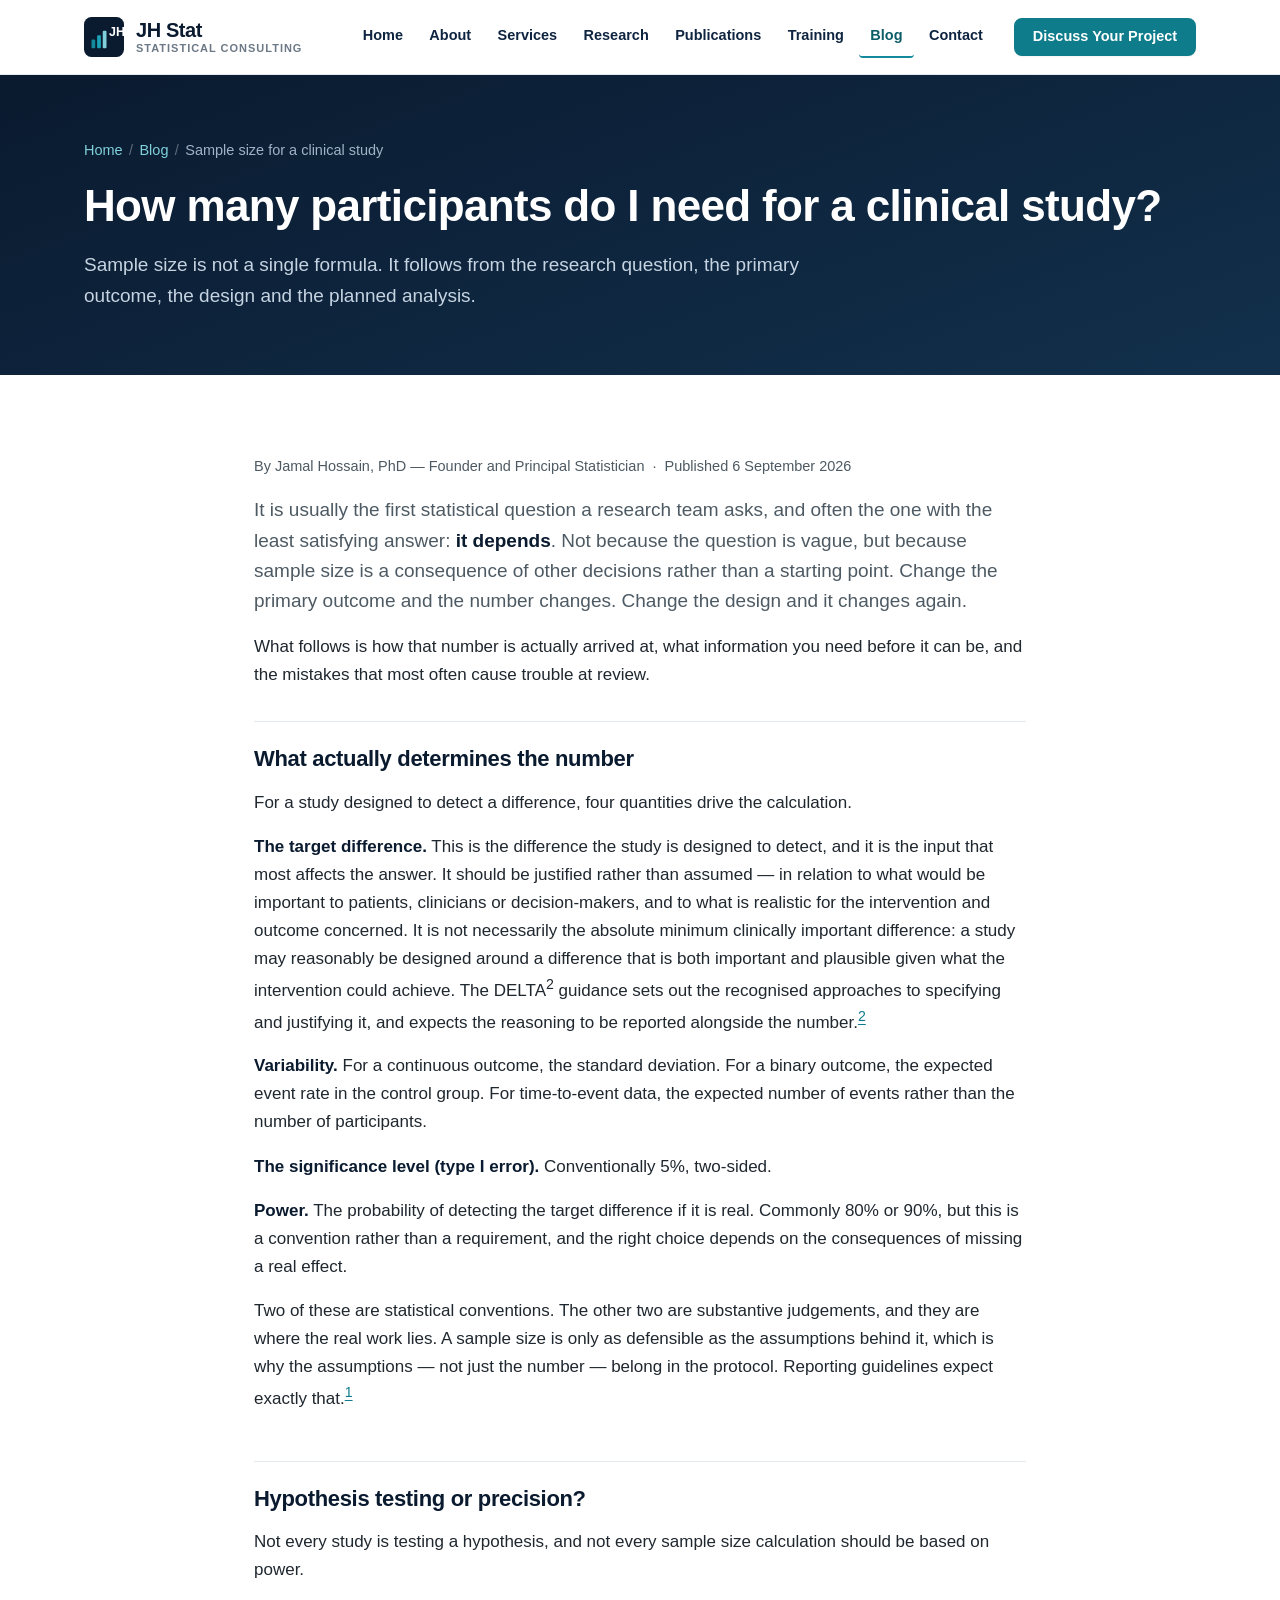
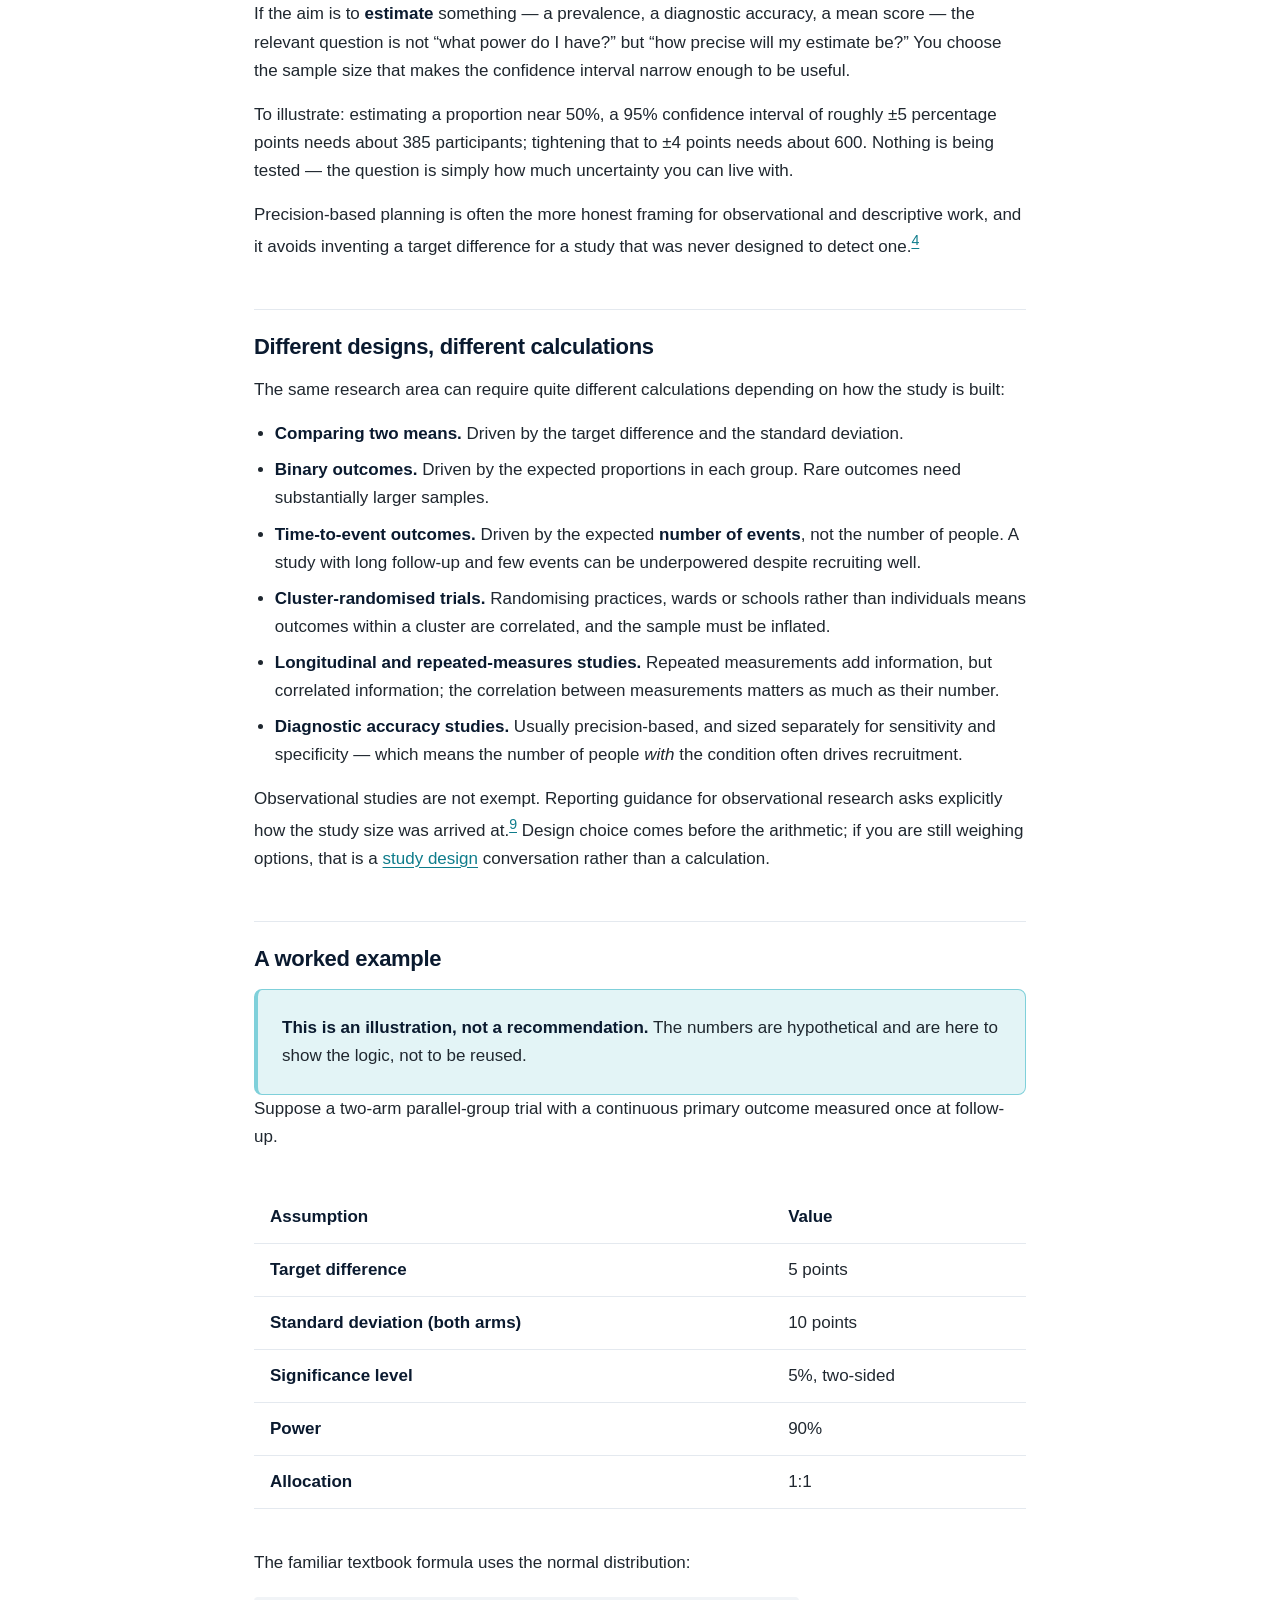
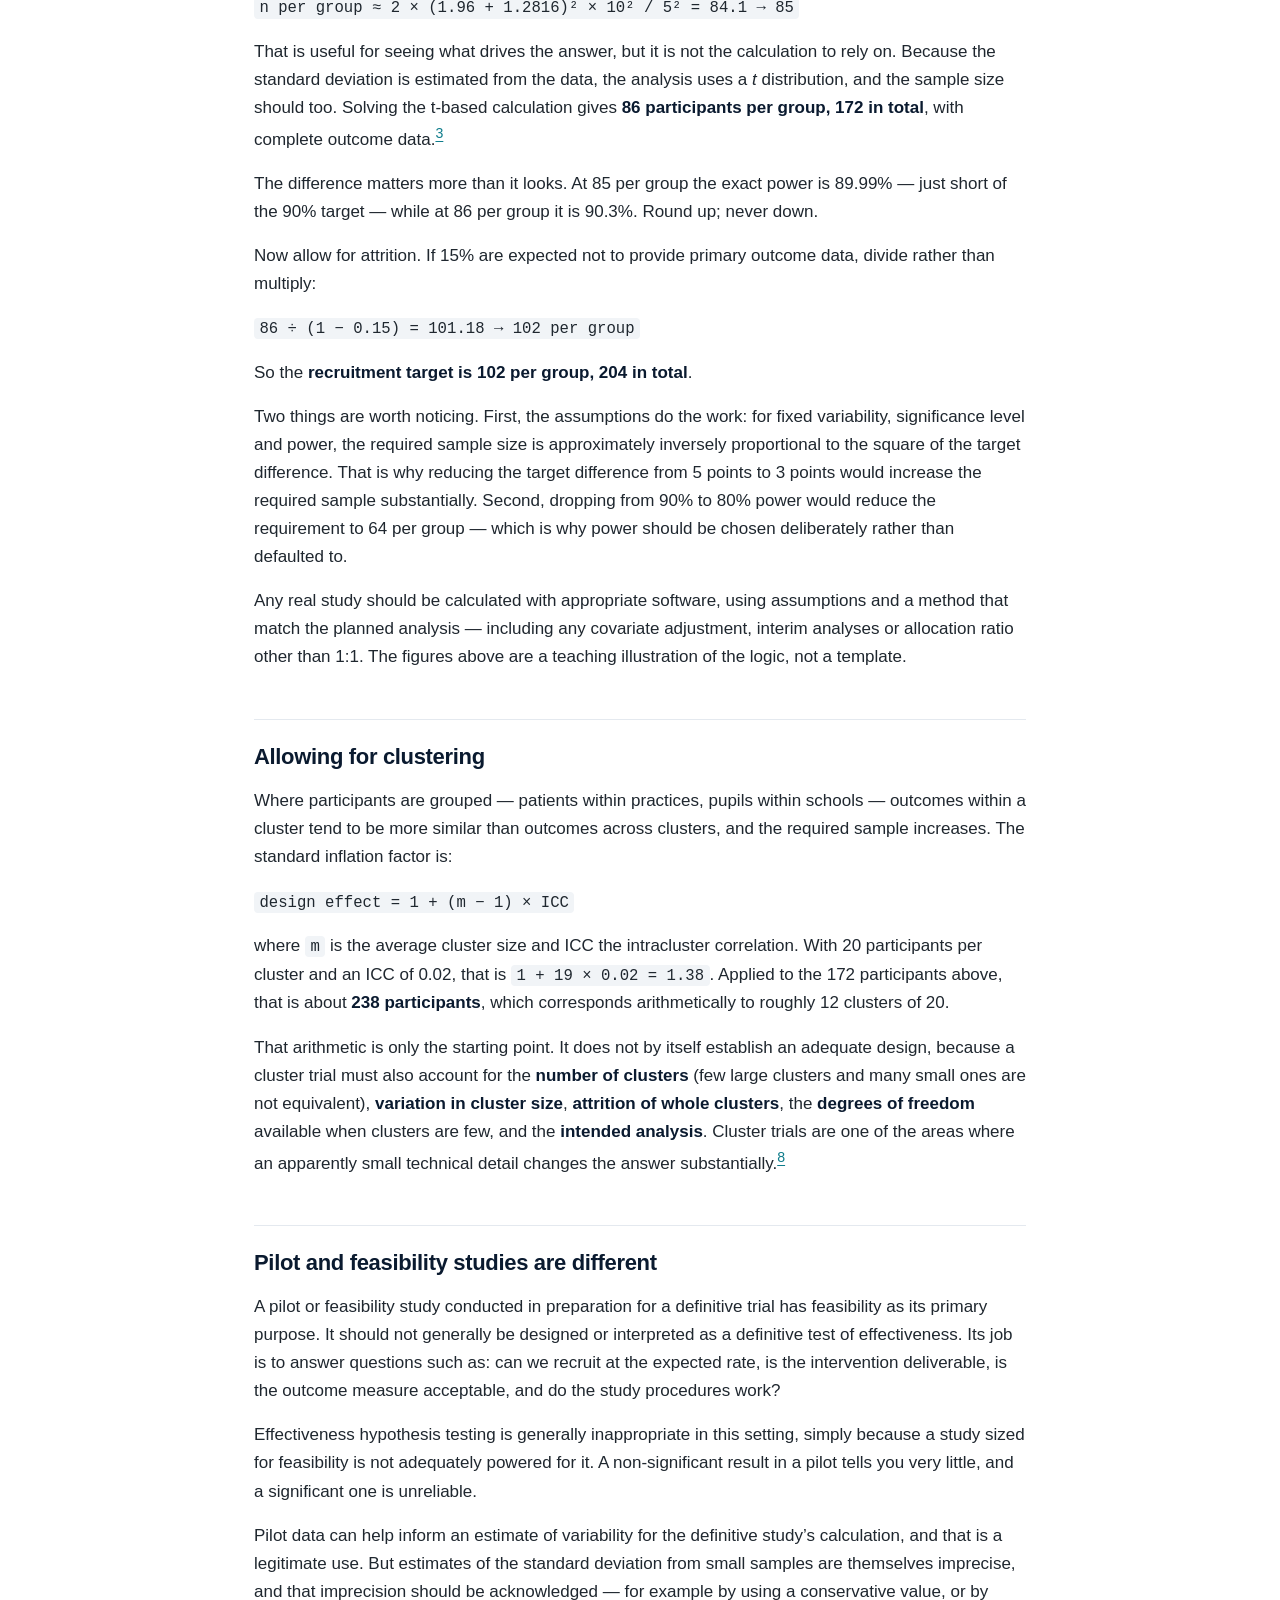
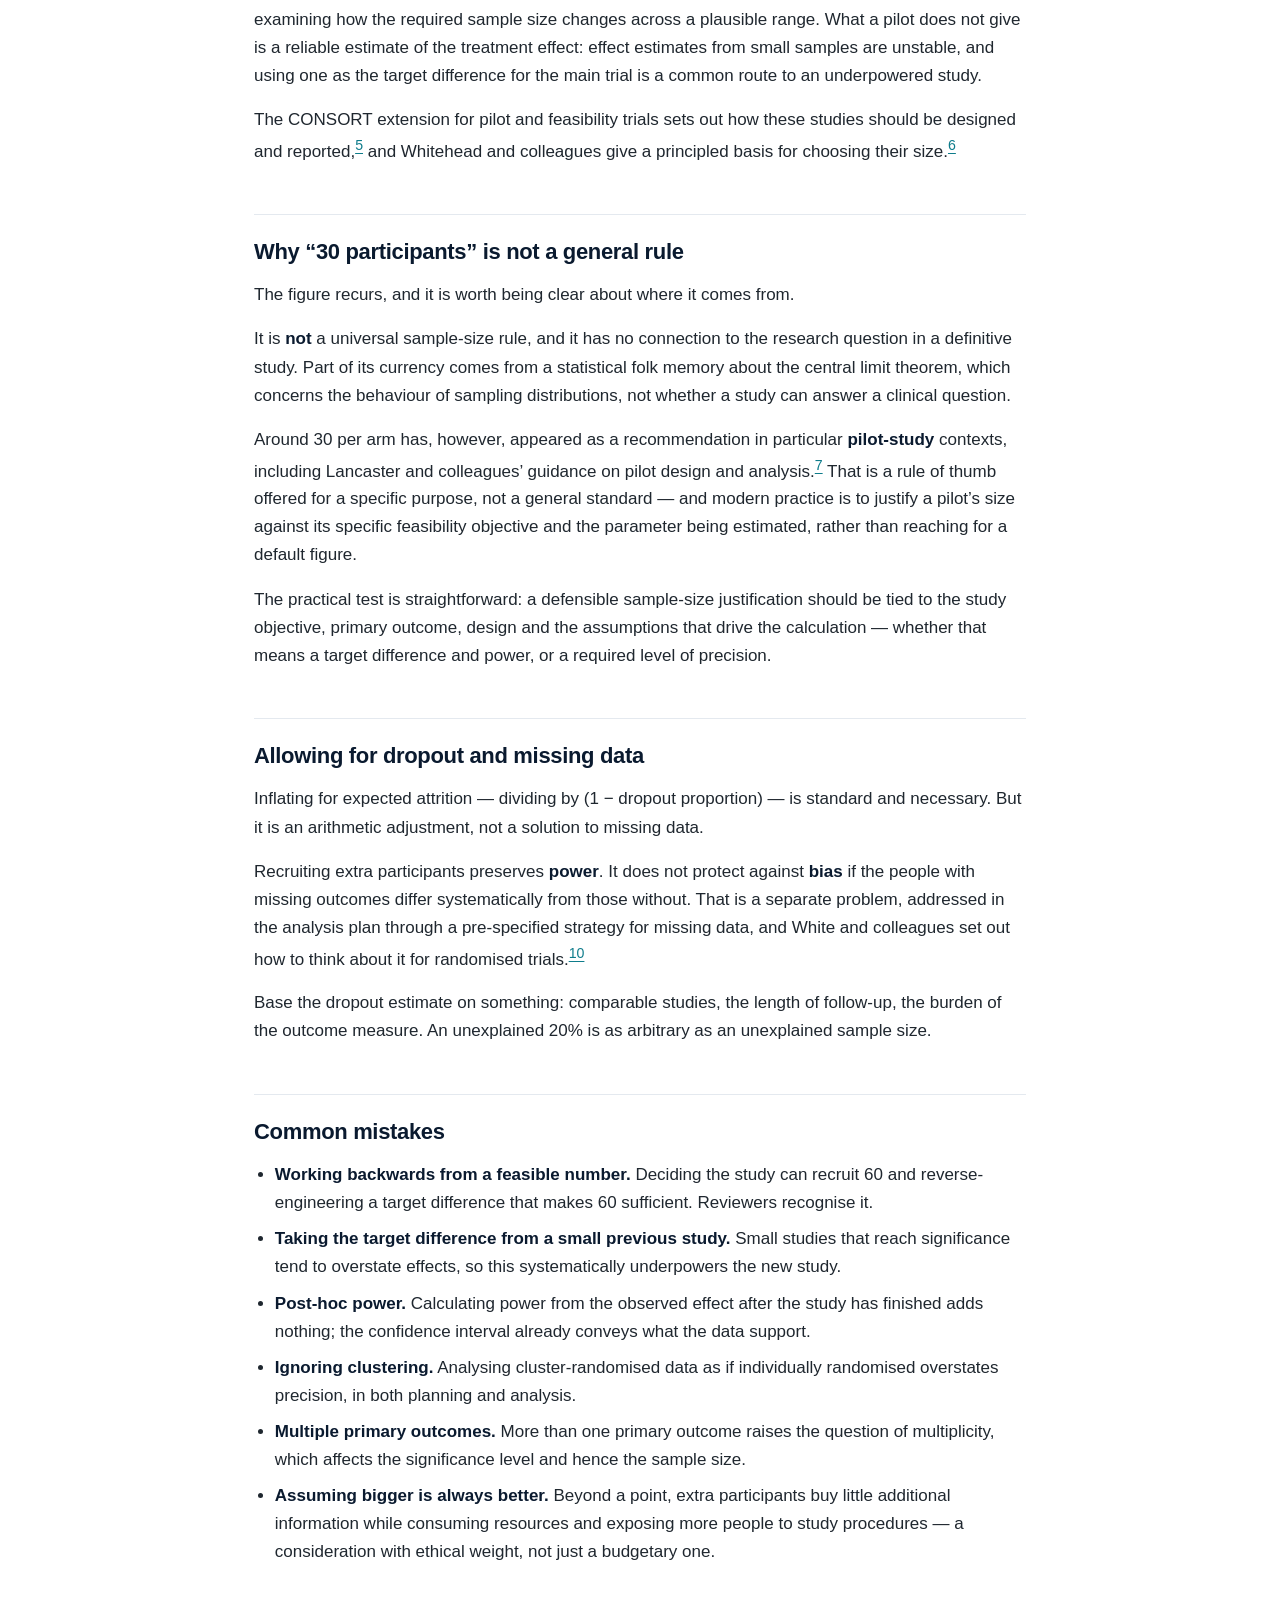
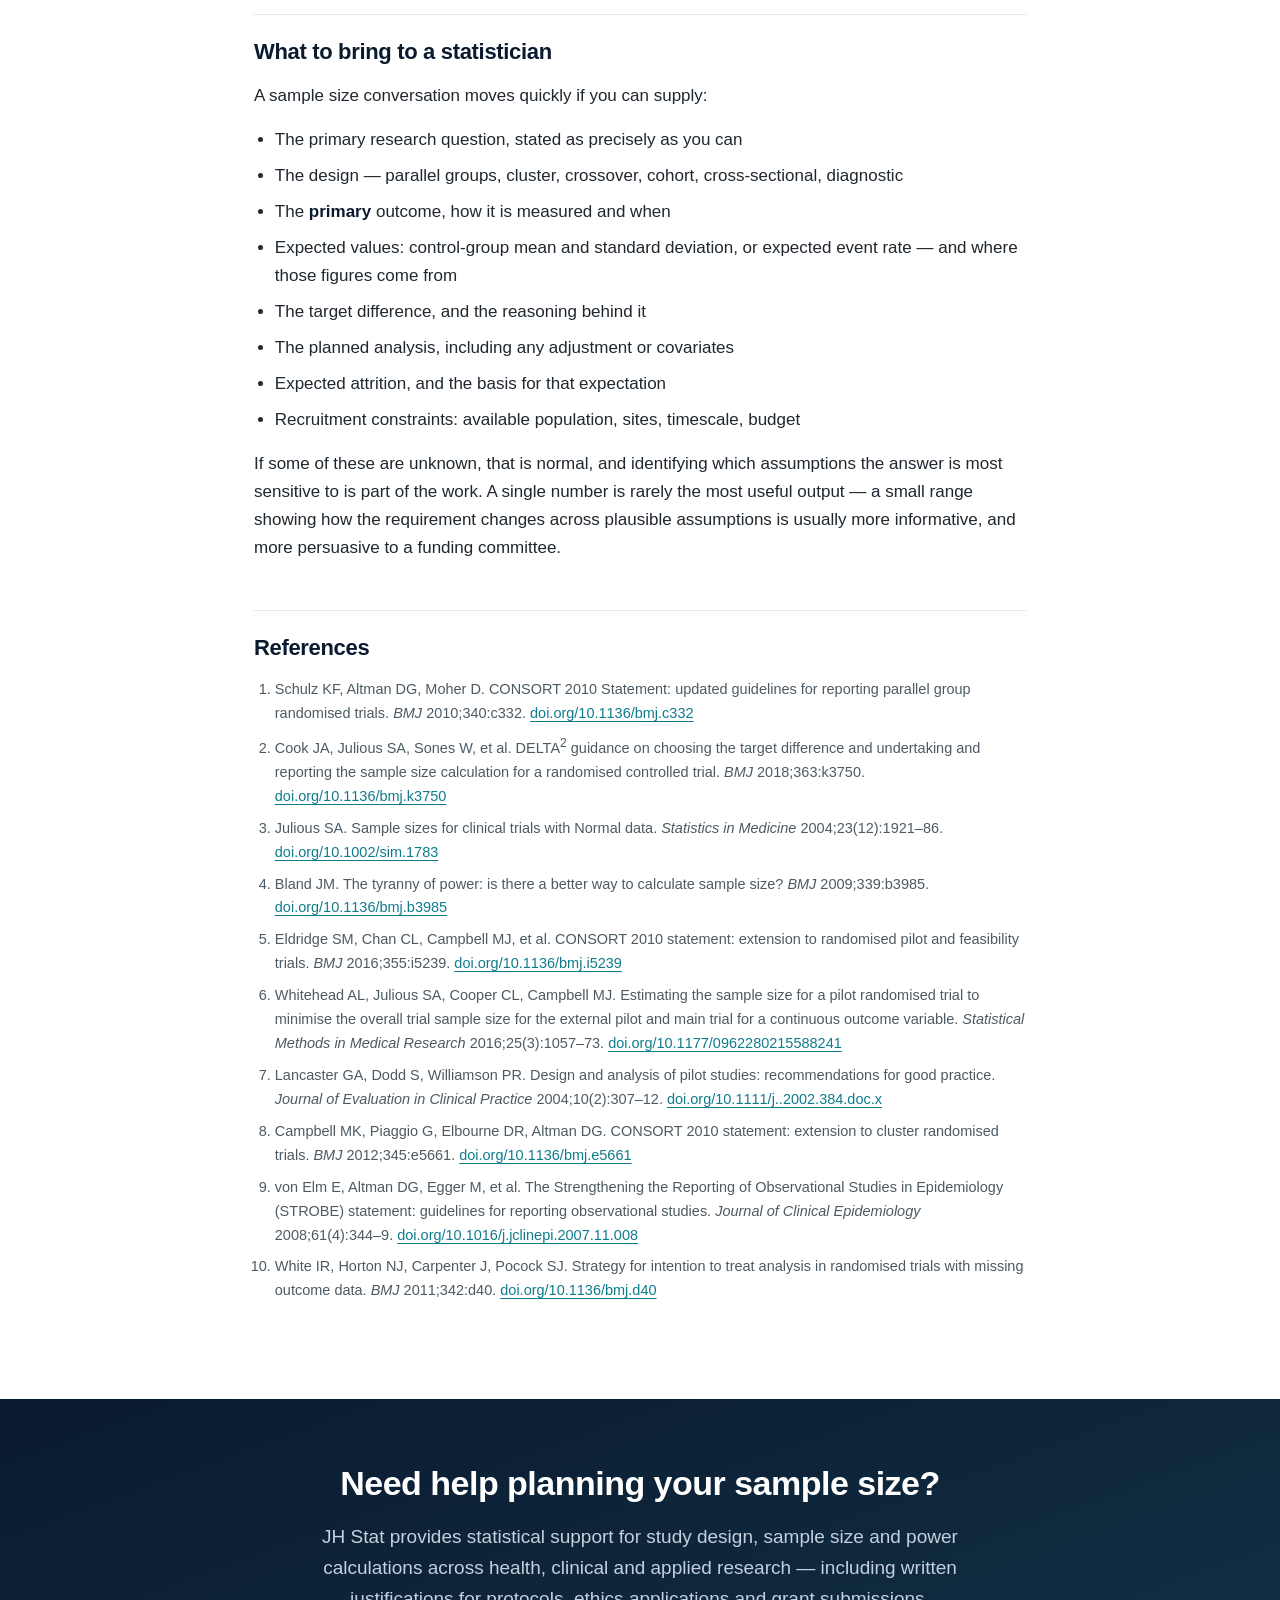
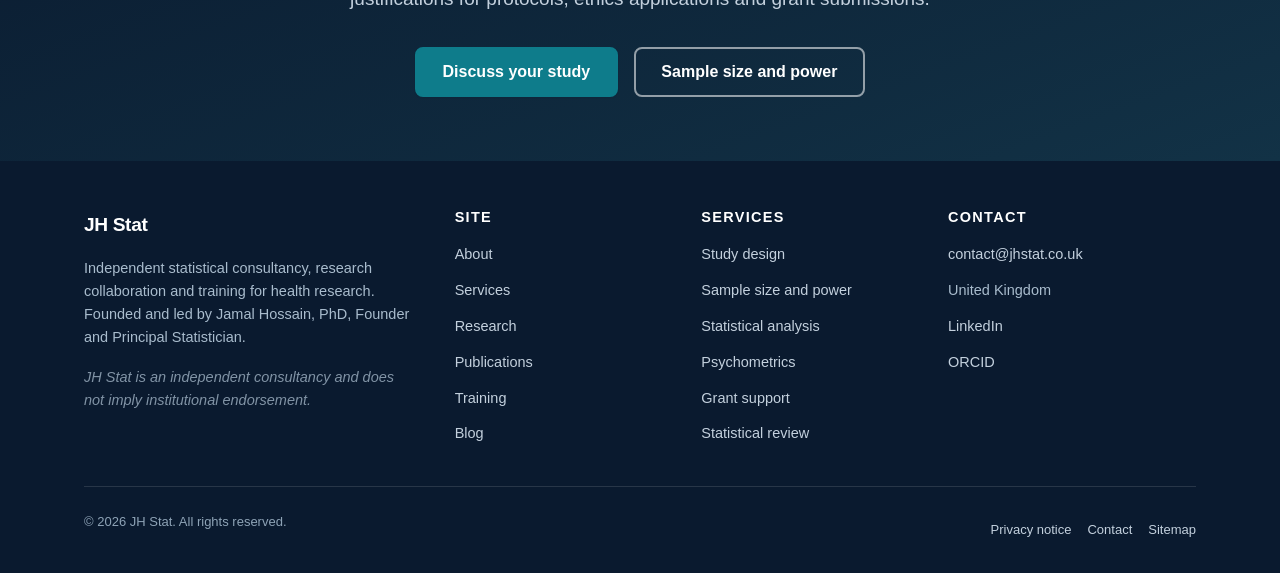
<file: blog/sample-size-clinical-study.html>
<!DOCTYPE html>
<html lang="en-GB">
<head>
  <meta charset="utf-8">
  <meta name="viewport" content="width=device-width, initial-scale=1">

  <!-- ===== SEO ===== -->
  <title>Sample Size for a Clinical Study: How Many Participants? | JH Stat</title>
  <meta name="description" content="How to work out how many participants a clinical study needs: what drives sample size, how designs differ, a worked example, and allowing for dropout.">
  <link rel="canonical" href="https://jhstat.co.uk/blog/sample-size-clinical-study">
  <meta name="author" content="Jamal Hossain">
  <meta name="robots" content="index, follow">
  <meta name="theme-color" content="#0a1a2f">

  <!-- ===== Open Graph / social sharing ===== -->
  <meta property="og:type" content="article">
  <meta property="og:site_name" content="JH Stat">
  <meta property="og:locale" content="en_GB">
  <meta property="og:title" content="How many participants do I need for a clinical study?">
  <meta property="og:description" content="How to work out how many participants a clinical study needs: what drives sample size, how designs differ, a worked example, and allowing for dropout.">
  <meta property="og:url" content="https://jhstat.co.uk/blog/sample-size-clinical-study">
  <meta property="og:image" content="https://jhstat.co.uk/images/og-image.png">
  <meta property="og:image:alt" content="JH Stat — independent statistical consultancy for health and clinical research">
  <meta property="article:published_time" content="2026-09-06">
  <meta name="twitter:card" content="summary_large_image">
  <meta name="twitter:title" content="How many participants do I need for a clinical study?">
  <meta name="twitter:description" content="What drives sample size, how study designs differ, a worked example, and allowing for dropout.">
  <meta name="twitter:image" content="https://jhstat.co.uk/images/og-image.png">

  <!--
    IMPORTANT — WHY THIS PAGE USES ROOT-RELATIVE LINKS
    This article lives one level deep at /blog/sample-size-clinical-study.
    Page-relative links such as "css/style.css" would resolve against /blog/
    and break. Every href and src therefore begins with "/" so it always
    resolves from the site root. Do not change these to page-relative links.
  -->
  <link rel="icon" href="/favicon.svg" type="image/svg+xml">
  <!-- Marks the document as JavaScript-enabled before the stylesheet is applied, so the
       reveal-on-scroll animations never flash. Without JavaScript the CSS rule
       html:not(.js) .reveal keeps all content permanently visible. -->
  <script>document.documentElement.classList.add('js');</script>
  <link rel="stylesheet" href="/css/style.css">

  <!-- ===== Structured data: BlogPosting =====
       Entity identifiers (#organisation, #jamal-hossain) match those used
       site-wide so this article resolves to the same Person and Organisation. -->
  <script type="application/ld+json">
  {
    "@context": "https://schema.org",
    "@type": "BlogPosting",
    "headline": "How many participants do I need for a clinical study?",
    "description": "How to work out how many participants a clinical study needs: what drives sample size, how designs differ, a worked example, and allowing for dropout.",
    "url": "https://jhstat.co.uk/blog/sample-size-clinical-study",
    "mainEntityOfPage": {
      "@type": "WebPage",
      "@id": "https://jhstat.co.uk/blog/sample-size-clinical-study"
    },
    "datePublished": "2026-09-06",
    "inLanguage": "en-GB",
    "image": "https://jhstat.co.uk/images/og-image.png",
    "author": {
      "@type": "Person",
      "@id": "https://jhstat.co.uk/#jamal-hossain",
      "name": "Jamal Hossain",
      "honorificSuffix": "PhD",
      "jobTitle": "Founder and Principal Statistician",
      "url": "https://jhstat.co.uk/about"
    },
    "publisher": {
      "@type": "ProfessionalService",
      "@id": "https://jhstat.co.uk/#organisation",
      "name": "JH Stat",
      "url": "https://jhstat.co.uk/"
    },
    "isPartOf": {
      "@type": "Blog",
      "@id": "https://jhstat.co.uk/blog",
      "name": "JH Stat Blog"
    },
    "about": [
      "Sample size calculation",
      "Statistical power",
      "Clinical research methods",
      "Study design"
    ]
  }
  </script>
</head>

<body>
  <a class="skip-link" href="#main">Skip to main content</a>

  <!-- ================= HEADER ================= -->
  <header class="site-header">
    <div class="container header-inner">

      <a class="brand" href="/" aria-label="JH Stat — home page">
        <svg class="brand__mark" viewBox="0 0 64 64" aria-hidden="true" focusable="false">
          <rect width="64" height="64" rx="12" fill="#0a1a2f"></rect>
          <rect x="12" y="36" width="6" height="14" rx="1.5" fill="#128a9b"></rect>
          <rect x="21" y="29" width="6" height="21" rx="1.5" fill="#1aa3b5"></rect>
          <rect x="30" y="22" width="6" height="28" rx="1.5" fill="#7fd0da"></rect>
          <text x="40" y="30" font-family="Segoe UI, Helvetica, Arial, sans-serif" font-size="20" font-weight="700" fill="#ffffff">JH</text>
        </svg>
        <span class="brand__text">
          <span class="brand__name">JH Stat</span>
          <span class="brand__strap">Statistical Consulting</span>
        </span>
      </a>

      <button class="nav-toggle" type="button" aria-expanded="false" aria-controls="primary-navigation">
        <span class="nav-toggle__bars" aria-hidden="true"></span>
        <span class="visually-hidden">Open main menu</span>
      </button>

      <nav class="nav" id="primary-navigation" aria-label="Primary">
        <ul class="nav__list">
          <li><a class="nav__link" href="/">Home</a></li>
          <li><a class="nav__link" href="/about">About</a></li>
          <li><a class="nav__link" href="/services">Services</a></li>
          <li><a class="nav__link" href="/research">Research</a></li>
          <li><a class="nav__link" href="/publications">Publications</a></li>
          <li><a class="nav__link" href="/training">Training</a></li>
          <li><a class="nav__link" href="/blog" aria-current="page">Blog</a></li>
          <li><a class="nav__link" href="/contact">Contact</a></li>
        </ul>
        <a class="btn btn--primary btn--small nav__cta" href="/contact">Discuss Your Project</a>
      </nav>

    </div>
  </header>

  <main id="main">

    <!-- ================= ARTICLE HEADER ================= -->
    <section class="page-hero">
      <div class="container">
        <nav class="breadcrumb" aria-label="Breadcrumb">
          <ol>
            <li><a href="/">Home</a></li>
            <li><a href="/blog">Blog</a></li>
            <li aria-current="page">Sample size for a clinical study</li>
          </ol>
        </nav>
        <h1>How many participants do I need for a clinical study?</h1>
        <p>
          Sample size is not a single formula. It follows from the research question, the primary
          outcome, the design and the planned analysis.
        </p>
      </div>
    </section>

    <!-- ================= ARTICLE BODY ================= -->
    <article class="section">
      <div class="container container--narrow">

        <p class="small">
          By Jamal Hossain, PhD &mdash; Founder and Principal Statistician
          &nbsp;&middot;&nbsp;
          Published <time datetime="2026-09-06">6 September 2026</time>
        </p>

        <div class="prose">

          <p class="lead">
            It is usually the first statistical question a research team asks, and often the one
            with the least satisfying answer: <strong>it depends</strong>. Not because the question
            is vague, but because sample size is a consequence of other decisions rather than a
            starting point. Change the primary outcome and the number changes. Change the design and
            it changes again.
          </p>
          <p>
            What follows is how that number is actually arrived at, what information you need before
            it can be, and the mistakes that most often cause trouble at review.
          </p>

          <h2>What actually determines the number</h2>
          <p>
            For a study designed to detect a difference, four quantities drive the calculation.
          </p>
          <p>
            <strong>The target difference.</strong> This is the difference the study is designed to
            detect, and it is the input that most affects the answer. It should be justified rather
            than assumed &mdash; in relation to what would be important to patients, clinicians or
            decision-makers, and to what is realistic for the intervention and outcome concerned. It
            is not necessarily the absolute minimum clinically important difference: a study may
            reasonably be designed around a difference that is both important and plausible given
            what the intervention could achieve. The DELTA<sup>2</sup> guidance sets out the
            recognised approaches to specifying and justifying it, and expects the reasoning to be
            reported alongside the number.<sup><a href="#ref-2">2</a></sup>
          </p>
          <p>
            <strong>Variability.</strong> For a continuous outcome, the standard deviation. For a
            binary outcome, the expected event rate in the control group. For time-to-event data,
            the expected number of events rather than the number of participants.
          </p>
          <p>
            <strong>The significance level (type I error).</strong> Conventionally 5%, two-sided.
          </p>
          <p>
            <strong>Power.</strong> The probability of detecting the target difference if it is
            real. Commonly 80% or 90%, but this is a convention rather than a requirement, and the
            right choice depends on the consequences of missing a real effect.
          </p>
          <p>
            Two of these are statistical conventions. The other two are substantive judgements, and
            they are where the real work lies. A sample size is only as defensible as the
            assumptions behind it, which is why the assumptions &mdash; not just the number &mdash;
            belong in the protocol. Reporting guidelines expect exactly
            that.<sup><a href="#ref-1">1</a></sup>
          </p>

          <h2>Hypothesis testing or precision?</h2>
          <p>
            Not every study is testing a hypothesis, and not every sample size calculation should be
            based on power.
          </p>
          <p>
            If the aim is to <strong>estimate</strong> something &mdash; a prevalence, a diagnostic
            accuracy, a mean score &mdash; the relevant question is not &ldquo;what power do I
            have?&rdquo; but &ldquo;how precise will my estimate be?&rdquo; You choose the sample
            size that makes the confidence interval narrow enough to be useful.
          </p>
          <p>
            To illustrate: estimating a proportion near 50%, a 95% confidence interval of roughly
            &plusmn;5 percentage points needs about 385 participants; tightening that to
            &plusmn;4 points needs about 600. Nothing is being tested &mdash; the question is simply
            how much uncertainty you can live with.
          </p>
          <p>
            Precision-based planning is often the more honest framing for observational and
            descriptive work, and it avoids inventing a target difference for a study that was never
            designed to detect one.<sup><a href="#ref-4">4</a></sup>
          </p>

          <h2>Different designs, different calculations</h2>
          <p>
            The same research area can require quite different calculations depending on how the
            study is built:
          </p>
          <ul>
            <li><strong>Comparing two means.</strong> Driven by the target difference and the standard deviation.</li>
            <li><strong>Binary outcomes.</strong> Driven by the expected proportions in each group. Rare outcomes need substantially larger samples.</li>
            <li><strong>Time-to-event outcomes.</strong> Driven by the expected <strong>number of events</strong>, not the number of people. A study with long follow-up and few events can be underpowered despite recruiting well.</li>
            <li><strong>Cluster-randomised trials.</strong> Randomising practices, wards or schools rather than individuals means outcomes within a cluster are correlated, and the sample must be inflated.</li>
            <li><strong>Longitudinal and repeated-measures studies.</strong> Repeated measurements add information, but correlated information; the correlation between measurements matters as much as their number.</li>
            <li><strong>Diagnostic accuracy studies.</strong> Usually precision-based, and sized separately for sensitivity and specificity &mdash; which means the number of people <em>with</em> the condition often drives recruitment.</li>
          </ul>
          <p>
            Observational studies are not exempt. Reporting guidance for observational research asks
            explicitly how the study size was arrived at.<sup><a href="#ref-9">9</a></sup> Design
            choice comes before the arithmetic; if you are still weighing options, that is a
            <a href="/services#study-design">study design</a> conversation rather than a
            calculation.
          </p>

          <h2>A worked example</h2>
          <div class="panel panel--note">
            <p class="mb-0">
              <strong>This is an illustration, not a recommendation.</strong> The numbers are
              hypothetical and are here to show the logic, not to be reused.
            </p>
          </div>
          <p>
            Suppose a two-arm parallel-group trial with a continuous primary outcome measured once
            at follow-up.
          </p>

          <div class="table-scroll">
            <table>
              <caption class="visually-hidden">Assumptions used in the illustrative sample size calculation</caption>
              <thead>
                <tr>
                  <th scope="col">Assumption</th>
                  <th scope="col">Value</th>
                </tr>
              </thead>
              <tbody>
                <tr><th scope="row">Target difference</th><td>5 points</td></tr>
                <tr><th scope="row">Standard deviation (both arms)</th><td>10 points</td></tr>
                <tr><th scope="row">Significance level</th><td>5%, two-sided</td></tr>
                <tr><th scope="row">Power</th><td>90%</td></tr>
                <tr><th scope="row">Allocation</th><td>1:1</td></tr>
              </tbody>
            </table>
          </div>

          <p>
            The familiar textbook formula uses the normal distribution:
          </p>
          <p>
            <code>n per group &asymp; 2 &times; (1.96 + 1.2816)&sup2; &times; 10&sup2; / 5&sup2; = 84.1 &rarr; 85</code>
          </p>
          <p>
            That is useful for seeing what drives the answer, but it is not the calculation to rely
            on. Because the standard deviation is estimated from the data, the analysis uses a
            <em>t</em> distribution, and the sample size should too. Solving the t-based calculation
            gives <strong>86 participants per group, 172 in total</strong>, with complete outcome
            data.<sup><a href="#ref-3">3</a></sup>
          </p>
          <p>
            The difference matters more than it looks. At 85 per group the exact power is 89.99%
            &mdash; just short of the 90% target &mdash; while at 86 per group it is 90.3%. Round
            up; never down.
          </p>
          <p>
            Now allow for attrition. If 15% are expected not to provide primary outcome data, divide
            rather than multiply:
          </p>
          <p>
            <code>86 &divide; (1 &minus; 0.15) = 101.18 &rarr; 102 per group</code>
          </p>
          <p>
            So the <strong>recruitment target is 102 per group, 204 in total</strong>.
          </p>
          <p>
            Two things are worth noticing. First, the assumptions do the work: for fixed
            variability, significance level and power, the required sample size is approximately
            inversely proportional to the square of the target difference. That is why reducing the
            target difference from 5 points to 3 points would increase the required sample
            substantially. Second, dropping from 90% to 80% power would reduce the requirement to 64
            per group &mdash; which is why power should be chosen deliberately rather than defaulted
            to.
          </p>
          <p>
            Any real study should be calculated with appropriate software, using assumptions and a
            method that match the planned analysis &mdash; including any covariate adjustment,
            interim analyses or allocation ratio other than 1:1. The figures above are a teaching
            illustration of the logic, not a template.
          </p>

          <h2>Allowing for clustering</h2>
          <p>
            Where participants are grouped &mdash; patients within practices, pupils within schools
            &mdash; outcomes within a cluster tend to be more similar than outcomes across clusters,
            and the required sample increases. The standard inflation factor is:
          </p>
          <p>
            <code>design effect = 1 + (m &minus; 1) &times; ICC</code>
          </p>
          <p>
            where <code>m</code> is the average cluster size and ICC the intracluster correlation.
            With 20 participants per cluster and an ICC of 0.02, that is
            <code>1 + 19 &times; 0.02 = 1.38</code>. Applied to the 172 participants above, that is
            about <strong>238 participants</strong>, which corresponds arithmetically to roughly 12
            clusters of 20.
          </p>
          <p>
            That arithmetic is only the starting point. It does not by itself establish an adequate
            design, because a cluster trial must also account for the <strong>number of
            clusters</strong> (few large clusters and many small ones are not equivalent),
            <strong>variation in cluster size</strong>, <strong>attrition of whole clusters</strong>,
            the <strong>degrees of freedom</strong> available when clusters are few, and the
            <strong>intended analysis</strong>. Cluster trials are one of the areas where an
            apparently small technical detail changes the answer
            substantially.<sup><a href="#ref-8">8</a></sup>
          </p>

          <h2>Pilot and feasibility studies are different</h2>
          <p>
            A pilot or feasibility study conducted in preparation for a definitive trial has
            feasibility as its primary purpose. It should not generally be designed or interpreted
            as a definitive test of effectiveness. Its job is to answer questions such as: can we
            recruit at the expected rate, is the intervention deliverable, is the outcome measure
            acceptable, and do the study procedures work?
          </p>
          <p>
            Effectiveness hypothesis testing is generally inappropriate in this setting, simply
            because a study sized for feasibility is not adequately powered for it. A
            non-significant result in a pilot tells you very little, and a significant one is
            unreliable.
          </p>
          <p>
            Pilot data can help inform an estimate of variability for the definitive study&rsquo;s
            calculation, and that is a legitimate use. But estimates of the standard deviation from
            small samples are themselves imprecise, and that imprecision should be acknowledged
            &mdash; for example by using a conservative value, or by examining how the required
            sample size changes across a plausible range. What a pilot does not give is a reliable
            estimate of the treatment effect: effect estimates from small samples are unstable, and
            using one as the target difference for the main trial is a common route to an
            underpowered study.
          </p>
          <p>
            The CONSORT extension for pilot and feasibility trials sets out how these studies should
            be designed and reported,<sup><a href="#ref-5">5</a></sup> and Whitehead and colleagues
            give a principled basis for choosing their size.<sup><a href="#ref-6">6</a></sup>
          </p>

          <h2>Why &ldquo;30 participants&rdquo; is not a general rule</h2>
          <p>
            The figure recurs, and it is worth being clear about where it comes from.
          </p>
          <p>
            It is <strong>not</strong> a universal sample-size rule, and it has no connection to the
            research question in a definitive study. Part of its currency comes from a statistical
            folk memory about the central limit theorem, which concerns the behaviour of sampling
            distributions, not whether a study can answer a clinical question.
          </p>
          <p>
            Around 30 per arm has, however, appeared as a recommendation in particular
            <strong>pilot-study</strong> contexts, including Lancaster and colleagues&rsquo; guidance
            on pilot design and analysis.<sup><a href="#ref-7">7</a></sup> That is a rule of thumb
            offered for a specific purpose, not a general standard &mdash; and modern practice is to
            justify a pilot&rsquo;s size against its specific feasibility objective and the
            parameter being estimated, rather than reaching for a default figure.
          </p>
          <p>
            The practical test is straightforward: a defensible sample-size justification should be
            tied to the study objective, primary outcome, design and the assumptions that drive the
            calculation &mdash; whether that means a target difference and power, or a required
            level of precision.
          </p>

          <h2>Allowing for dropout and missing data</h2>
          <p>
            Inflating for expected attrition &mdash; dividing by (1 &minus; dropout proportion)
            &mdash; is standard and necessary. But it is an arithmetic adjustment, not a solution to
            missing data.
          </p>
          <p>
            Recruiting extra participants preserves <strong>power</strong>. It does not protect
            against <strong>bias</strong> if the people with missing outcomes differ systematically
            from those without. That is a separate problem, addressed in the analysis plan through a
            pre-specified strategy for missing data, and White and colleagues set out how to think
            about it for randomised trials.<sup><a href="#ref-10">10</a></sup>
          </p>
          <p>
            Base the dropout estimate on something: comparable studies, the length of follow-up, the
            burden of the outcome measure. An unexplained 20% is as arbitrary as an unexplained
            sample size.
          </p>

          <h2>Common mistakes</h2>
          <ul>
            <li><strong>Working backwards from a feasible number.</strong> Deciding the study can recruit 60 and reverse-engineering a target difference that makes 60 sufficient. Reviewers recognise it.</li>
            <li><strong>Taking the target difference from a small previous study.</strong> Small studies that reach significance tend to overstate effects, so this systematically underpowers the new study.</li>
            <li><strong>Post-hoc power.</strong> Calculating power from the observed effect after the study has finished adds nothing; the confidence interval already conveys what the data support.</li>
            <li><strong>Ignoring clustering.</strong> Analysing cluster-randomised data as if individually randomised overstates precision, in both planning and analysis.</li>
            <li><strong>Multiple primary outcomes.</strong> More than one primary outcome raises the question of multiplicity, which affects the significance level and hence the sample size.</li>
            <li><strong>Assuming bigger is always better.</strong> Beyond a point, extra participants buy little additional information while consuming resources and exposing more people to study procedures &mdash; a consideration with ethical weight, not just a budgetary one.</li>
          </ul>

          <h2>What to bring to a statistician</h2>
          <p>
            A sample size conversation moves quickly if you can supply:
          </p>
          <ul>
            <li>The primary research question, stated as precisely as you can</li>
            <li>The design &mdash; parallel groups, cluster, crossover, cohort, cross-sectional, diagnostic</li>
            <li>The <strong>primary</strong> outcome, how it is measured and when</li>
            <li>Expected values: control-group mean and standard deviation, or expected event rate &mdash; and where those figures come from</li>
            <li>The target difference, and the reasoning behind it</li>
            <li>The planned analysis, including any adjustment or covariates</li>
            <li>Expected attrition, and the basis for that expectation</li>
            <li>Recruitment constraints: available population, sites, timescale, budget</li>
          </ul>
          <p>
            If some of these are unknown, that is normal, and identifying which assumptions the
            answer is most sensitive to is part of the work. A single number is rarely the most
            useful output &mdash; a small range showing how the requirement changes across plausible
            assumptions is usually more informative, and more persuasive to a funding committee.
          </p>

          <h2 id="references">References</h2>
          <ol class="list-tight small">
            <li id="ref-1">
              Schulz KF, Altman DG, Moher D. CONSORT 2010 Statement: updated guidelines for reporting
              parallel group randomised trials. <em>BMJ</em> 2010;340:c332.
              <a href="https://doi.org/10.1136/bmj.c332" target="_blank" rel="noopener noreferrer">doi.org/10.1136/bmj.c332</a>
            </li>
            <li id="ref-2">
              Cook JA, Julious SA, Sones W, et al. DELTA<sup>2</sup> guidance on choosing the target
              difference and undertaking and reporting the sample size calculation for a randomised
              controlled trial. <em>BMJ</em> 2018;363:k3750.
              <a href="https://doi.org/10.1136/bmj.k3750" target="_blank" rel="noopener noreferrer">doi.org/10.1136/bmj.k3750</a>
            </li>
            <li id="ref-3">
              Julious SA. Sample sizes for clinical trials with Normal data. <em>Statistics in
              Medicine</em> 2004;23(12):1921&ndash;86.
              <a href="https://doi.org/10.1002/sim.1783" target="_blank" rel="noopener noreferrer">doi.org/10.1002/sim.1783</a>
            </li>
            <li id="ref-4">
              Bland JM. The tyranny of power: is there a better way to calculate sample size?
              <em>BMJ</em> 2009;339:b3985.
              <a href="https://doi.org/10.1136/bmj.b3985" target="_blank" rel="noopener noreferrer">doi.org/10.1136/bmj.b3985</a>
            </li>
            <li id="ref-5">
              Eldridge SM, Chan CL, Campbell MJ, et al. CONSORT 2010 statement: extension to
              randomised pilot and feasibility trials. <em>BMJ</em> 2016;355:i5239.
              <a href="https://doi.org/10.1136/bmj.i5239" target="_blank" rel="noopener noreferrer">doi.org/10.1136/bmj.i5239</a>
            </li>
            <li id="ref-6">
              Whitehead AL, Julious SA, Cooper CL, Campbell MJ. Estimating the sample size for a
              pilot randomised trial to minimise the overall trial sample size for the external
              pilot and main trial for a continuous outcome variable. <em>Statistical Methods in
              Medical Research</em> 2016;25(3):1057&ndash;73.
              <a href="https://doi.org/10.1177/0962280215588241" target="_blank" rel="noopener noreferrer">doi.org/10.1177/0962280215588241</a>
            </li>
            <li id="ref-7">
              Lancaster GA, Dodd S, Williamson PR. Design and analysis of pilot studies:
              recommendations for good practice. <em>Journal of Evaluation in Clinical Practice</em>
              2004;10(2):307&ndash;12.
              <a href="https://doi.org/10.1111/j..2002.384.doc.x" target="_blank" rel="noopener noreferrer">doi.org/10.1111/j..2002.384.doc.x</a>
            </li>
            <li id="ref-8">
              Campbell MK, Piaggio G, Elbourne DR, Altman DG. CONSORT 2010 statement: extension to
              cluster randomised trials. <em>BMJ</em> 2012;345:e5661.
              <a href="https://doi.org/10.1136/bmj.e5661" target="_blank" rel="noopener noreferrer">doi.org/10.1136/bmj.e5661</a>
            </li>
            <li id="ref-9">
              von Elm E, Altman DG, Egger M, et al. The Strengthening the Reporting of Observational
              Studies in Epidemiology (STROBE) statement: guidelines for reporting observational
              studies. <em>Journal of Clinical Epidemiology</em> 2008;61(4):344&ndash;9.
              <a href="https://doi.org/10.1016/j.jclinepi.2007.11.008" target="_blank" rel="noopener noreferrer">doi.org/10.1016/j.jclinepi.2007.11.008</a>
            </li>
            <li id="ref-10">
              White IR, Horton NJ, Carpenter J, Pocock SJ. Strategy for intention to treat analysis
              in randomised trials with missing outcome data. <em>BMJ</em> 2011;342:d40.
              <a href="https://doi.org/10.1136/bmj.d40" target="_blank" rel="noopener noreferrer">doi.org/10.1136/bmj.d40</a>
            </li>
          </ol>

        </div>
      </div>
    </article>

    <!-- ================= CALL TO ACTION ================= -->
    <section class="cta" aria-labelledby="cta-heading">
      <div class="container">
        <h2 id="cta-heading">Need help planning your sample size?</h2>
        <p>
          JH Stat provides statistical support for study design, sample size and power calculations
          across health, clinical and applied research &mdash; including written justifications for
          protocols, ethics applications and grant submissions.
        </p>
        <div class="btn-group btn-group--centred">
          <a class="btn btn--primary" href="/contact">Discuss your study</a>
          <a class="btn btn--ghost" href="/services#sample-size">Sample size and power</a>
        </div>
      </div>
    </section>

  </main>

  <!-- ================= FOOTER ================= -->
  <footer class="site-footer">
    <div class="container">

      <div class="footer-grid">

        <div class="footer-brand">
          <span class="brand__name">JH Stat</span>
          <p>
            Independent statistical consultancy, research collaboration and training for health
            research. Founded and led by Jamal Hossain, PhD, Founder and Principal Statistician.
          </p>
          <p class="footer-independence">
            JH Stat is an independent consultancy and does not imply institutional endorsement.
          </p>
        </div>

        <div>
          <h2>Site</h2>
          <ul class="footer-list">
            <li><a href="/about">About</a></li>
            <li><a href="/services">Services</a></li>
            <li><a href="/research">Research</a></li>
            <li><a href="/publications">Publications</a></li>
            <li><a href="/training">Training</a></li>
            <li><a href="/blog">Blog</a></li>
          </ul>
        </div>

        <div>
          <h2>Services</h2>
          <ul class="footer-list">
            <li><a href="/services#study-design">Study design</a></li>
            <li><a href="/services#sample-size">Sample size and power</a></li>
            <li><a href="/services#analysis">Statistical analysis</a></li>
            <li><a href="/services#psychometrics">Psychometrics</a></li>
            <li><a href="/services#grants">Grant support</a></li>
            <li><a href="/services#review">Statistical review</a></li>
          </ul>
        </div>

        <div>
          <h2>Contact</h2>
          <ul class="footer-list">
            <li><a href="mailto:contact@jhstat.co.uk">contact@jhstat.co.uk</a></li>
            <li>United Kingdom</li>
            <li><a href="https://www.linkedin.com/in/dr-jamal-hossain-fhea-47050071/" rel="noopener">LinkedIn</a></li>
            <li><a href="https://orcid.org/0000-0002-2728-1055" rel="noopener">ORCID</a></li>
          </ul>
        </div>

      </div>

      <div class="footer-bottom">
        <p>&copy; <span data-current-year>2026</span> JH Stat. All rights reserved.</p>
        <ul>
          <li><a href="/privacy">Privacy notice</a></li>
          <li><a href="/contact">Contact</a></li>
          <li><a href="/sitemap.xml">Sitemap</a></li>
        </ul>
      </div>

    </div>
  </footer>

  <script src="/js/script.js" defer></script>
</body>
</html>
</file>
<file: css/style.css>
/* ==========================================================================
   JH Stat — jhstat.co.uk
   Main stylesheet
   Plain CSS. No frameworks, no build step.

   Contents
   1.  Custom properties (design tokens)
   2.  Reset and base elements
   3.  Accessibility helpers
   4.  Layout utilities
   5.  Typography
   6.  Buttons
   7.  Header and navigation
   8.  Hero
   9.  Cards, grids and panels
   10. Lists, tags and badges
   11. Publications
   12. Timeline / experience
   13. Forms
   14. Call to action band
   15. Footer
   16. Page-specific helpers (404, blog, privacy)
   17. Animations
   18. Responsive breakpoints
   19. Print styles
   ========================================================================== */


/* ==========================================================================
   1. Custom properties (design tokens)
   ========================================================================== */

:root {
  /* Brand colours — dark navy primary, teal/blue accent */
  --navy-900: #0a1a2f;
  --navy-800: #0f2440;
  --navy-700: #16314f;
  --navy-600: #1e3f63;
  --navy-500: #2c5480;

  --accent-700: #0b5d68;
  --accent-600: #0e7c8b;
  --accent-500: #128a9b;   /* primary accent (teal) */
  --accent-400: #1aa3b5;
  --accent-300: #7fd0da;
  --accent-100: #e3f4f6;

  --blue-600: #1f5fa8;
  --blue-100: #e8f0fa;

  /* Neutrals */
  --white: #ffffff;
  --grey-50: #f8fafb;
  --grey-100: #f1f4f7;
  --grey-200: #e4e9ef;
  --grey-300: #cfd7e0;
  --grey-400: #9aa7b5;
  --grey-500: #6b7885;
  --grey-600: #4d5a63;
  --grey-700: #333d47;
  --grey-800: #1f272f;

  /* Semantic tokens */
  --colour-text: #1f272f;
  --colour-text-muted: #4d5a63;
  --colour-heading: var(--navy-900);
  --colour-link: var(--accent-600);
  --colour-link-hover: var(--accent-700);
  --colour-bg: var(--white);
  --colour-bg-alt: var(--grey-50);
  --colour-border: var(--grey-200);
  --colour-border-strong: var(--grey-300);

  /* Typography */
  --font-sans: "Segoe UI", -apple-system, BlinkMacSystemFont, "Helvetica Neue",
    Arial, "Noto Sans", sans-serif;
  --font-serif: Georgia, "Times New Roman", Times, serif;

  --fs-xs: 0.8125rem;   /* 13px */
  --fs-sm: 0.9062rem;   /* ~14.5px */
  --fs-base: 1rem;      /* 16px */
  --fs-md: 1.0625rem;   /* 17px */
  --fs-lg: 1.1875rem;   /* 19px */
  --fs-xl: 1.375rem;    /* 22px */
  --fs-2xl: 1.75rem;    /* 28px */
  --fs-3xl: 2.125rem;   /* 34px */
  --fs-4xl: 2.75rem;    /* 44px */

  /* Spacing scale */
  --space-1: 0.25rem;
  --space-2: 0.5rem;
  --space-3: 0.75rem;
  --space-4: 1rem;
  --space-5: 1.5rem;
  --space-6: 2rem;
  --space-7: 2.5rem;
  --space-8: 3rem;
  --space-9: 4rem;
  --space-10: 5rem;
  --space-11: 6rem;

  /* Structure */
  --container: 1160px;
  --container-narrow: 820px;
  --radius-sm: 4px;
  --radius: 8px;
  --radius-lg: 14px;

  --shadow-sm: 0 1px 2px rgba(10, 26, 47, 0.05);
  --shadow: 0 2px 8px rgba(10, 26, 47, 0.07);
  --shadow-md: 0 6px 20px rgba(10, 26, 47, 0.09);
  --shadow-lg: 0 14px 40px rgba(10, 26, 47, 0.12);

  --header-height: 74px;
  --transition: 180ms ease;
}


/* ==========================================================================
   2. Reset and base elements
   ========================================================================== */

*,
*::before,
*::after {
  box-sizing: border-box;
}

html {
  -webkit-text-size-adjust: 100%;
  scroll-behavior: smooth;
  scroll-padding-top: calc(var(--header-height) + 1rem);
}

@media (prefers-reduced-motion: reduce) {
  html {
    scroll-behavior: auto;
  }
}

body {
  margin: 0;
  font-family: var(--font-sans);
  font-size: var(--fs-md);
  line-height: 1.65;
  color: var(--colour-text);
  background-color: var(--colour-bg);
  -webkit-font-smoothing: antialiased;
  -moz-osx-font-smoothing: grayscale;
  overflow-wrap: break-word;
}

img,
svg,
picture,
video {
  max-width: 100%;
  height: auto;
  display: block;
}

hr {
  border: 0;
  border-top: 1px solid var(--colour-border);
  margin: var(--space-7) 0;
}

/* Wraps a wide table so it scrolls within its own container rather than forcing
   the whole page to scroll sideways on a narrow screen. */
.table-scroll {
  overflow-x: auto;
  margin: var(--space-7) 0;
}

table {
  border-collapse: collapse;
  width: 100%;
}

th,
td {
  text-align: left;
  padding: var(--space-3) var(--space-4);
  border-bottom: 1px solid var(--colour-border);
  vertical-align: top;
}

th {
  color: var(--colour-heading);
  font-weight: 600;
}

code,
kbd,
samp {
  font-family: "Cascadia Mono", Consolas, "Liberation Mono", Menlo, monospace;
  font-size: 0.92em;
  background: var(--grey-100);
  padding: 0.1em 0.35em;
  border-radius: var(--radius-sm);
}

blockquote {
  margin: var(--space-6) 0;
  padding: var(--space-4) var(--space-5);
  border-left: 4px solid var(--accent-500);
  background: var(--grey-50);
  color: var(--colour-text-muted);
  font-style: italic;
}


/* ==========================================================================
   3. Accessibility helpers
   ========================================================================== */

/* Visible skip link for keyboard users */
.skip-link {
  position: absolute;
  top: -100px;
  left: var(--space-4);
  z-index: 999;
  background: var(--navy-900);
  color: var(--white);
  padding: var(--space-3) var(--space-5);
  border-radius: 0 0 var(--radius) var(--radius);
  font-weight: 600;
  text-decoration: none;
  transition: top var(--transition);
}

.skip-link:focus {
  top: 0;
}

/* Strong, consistent keyboard focus states across the site */
a:focus-visible,
button:focus-visible,
input:focus-visible,
select:focus-visible,
textarea:focus-visible,
summary:focus-visible,
[tabindex]:focus-visible {
  outline: 3px solid var(--accent-500);
  outline-offset: 2px;
  border-radius: var(--radius-sm);
}

/* Fallback for browsers without :focus-visible */
a:focus,
button:focus {
  outline-color: var(--accent-500);
}

.visually-hidden {
  position: absolute !important;
  width: 1px;
  height: 1px;
  padding: 0;
  margin: -1px;
  overflow: hidden;
  clip: rect(0 0 0 0);
  white-space: nowrap;
  border: 0;
}


/* ==========================================================================
   4. Layout utilities
   ========================================================================== */

.container {
  width: 100%;
  max-width: var(--container);
  margin-inline: auto;
  padding-inline: var(--space-5);
}

.container--narrow {
  max-width: var(--container-narrow);
}

.section {
  padding-block: var(--space-10);
}

.section--tight {
  padding-block: var(--space-8);
}

.section--alt {
  background: var(--colour-bg-alt);
  border-block: 1px solid var(--colour-border);
}

.section--navy {
  background: var(--navy-900);
  color: #dbe4ee;
}

.section--navy h2,
.section--navy h3 {
  color: var(--white);
}

.section-head {
  max-width: 760px;
  margin-bottom: var(--space-7);
}

.section-head--centred {
  margin-inline: auto;
  text-align: center;
}

.eyebrow {
  display: inline-block;
  font-size: var(--fs-xs);
  font-weight: 700;
  letter-spacing: 0.09em;
  text-transform: uppercase;
  color: var(--accent-600);
  margin-bottom: var(--space-3);
}

.section--navy .eyebrow {
  color: var(--accent-300);
}

.lead {
  font-size: var(--fs-lg);
  color: var(--colour-text-muted);
  line-height: 1.6;
}

.section--navy .lead {
  color: #c3d0dd;
}

.text-centre {
  text-align: center;
}

.mt-0 { margin-top: 0; }
.mb-0 { margin-bottom: 0; }
.mt-4 { margin-top: var(--space-4); }
.mt-6 { margin-top: var(--space-6); }
.mb-6 { margin-bottom: var(--space-6); }


/* ==========================================================================
   5. Typography
   ========================================================================== */

h1, h2, h3, h4, h5, h6 {
  color: var(--colour-heading);
  font-weight: 700;
  line-height: 1.22;
  margin: 0 0 var(--space-4);
  letter-spacing: -0.015em;
}

h1 { font-size: var(--fs-4xl); }
h2 { font-size: var(--fs-3xl); }
h3 { font-size: var(--fs-xl); }
h4 { font-size: var(--fs-lg); }
h5 { font-size: var(--fs-md); }
h6 { font-size: var(--fs-base); text-transform: uppercase; letter-spacing: 0.06em; }

p {
  margin: 0 0 var(--space-4);
}

p:last-child {
  margin-bottom: 0;
}

a {
  color: var(--colour-link);
  text-decoration: underline;
  text-underline-offset: 0.18em;
  text-decoration-thickness: 1px;
  transition: color var(--transition);
}

a:hover {
  color: var(--colour-link-hover);
  text-decoration-thickness: 2px;
}

strong {
  font-weight: 700;
  color: var(--colour-heading);
}

.section--navy strong {
  color: var(--white);
}

small,
.small {
  font-size: var(--fs-sm);
  color: var(--colour-text-muted);
}


/* ==========================================================================
   6. Buttons
   ========================================================================== */

.btn {
  display: inline-flex;
  align-items: center;
  justify-content: center;
  gap: var(--space-2);
  font-family: inherit;
  font-size: var(--fs-base);
  font-weight: 600;
  line-height: 1.2;
  padding: 0.85rem 1.6rem;
  border-radius: var(--radius);
  border: 2px solid transparent;
  cursor: pointer;
  text-decoration: none;
  text-align: center;
  transition: background-color var(--transition), border-color var(--transition),
    color var(--transition), transform var(--transition), box-shadow var(--transition);
}

.btn:hover {
  text-decoration: none;
  transform: translateY(-1px);
}

.btn:active {
  transform: translateY(0);
}

.btn--primary {
  background: var(--accent-600);
  border-color: var(--accent-600);
  color: var(--white);
  box-shadow: var(--shadow-sm);
}

.btn--primary:hover {
  background: var(--accent-700);
  border-color: var(--accent-700);
  color: var(--white);
  box-shadow: var(--shadow);
}

.btn--secondary {
  background: var(--white);
  border-color: var(--navy-800);
  color: var(--navy-800);
}

.btn--secondary:hover {
  background: var(--navy-800);
  color: var(--white);
}

.btn--ghost {
  background: transparent;
  border-color: rgba(255, 255, 255, 0.55);
  color: var(--white);
}

.btn--ghost:hover {
  background: rgba(255, 255, 255, 0.12);
  border-color: var(--white);
  color: var(--white);
}

.btn--light {
  background: var(--white);
  border-color: var(--white);
  color: var(--navy-900);
}

.btn--light:hover {
  background: var(--accent-100);
  border-color: var(--accent-100);
  color: var(--navy-900);
}

.btn--small {
  font-size: var(--fs-sm);
  padding: 0.55rem 1.05rem;
}

.btn-group {
  display: flex;
  flex-wrap: wrap;
  gap: var(--space-4);
  margin-top: var(--space-6);
}

.btn-group--centred {
  justify-content: center;
}

/* Simple inline "read more" style link */
.link-arrow {
  display: inline-flex;
  align-items: center;
  gap: 0.4em;
  font-weight: 600;
  text-decoration: none;
  border-bottom: 2px solid transparent;
}

.link-arrow::after {
  content: "\2192";
  transition: transform var(--transition);
}

.link-arrow:hover {
  border-bottom-color: currentColor;
}

.link-arrow:hover::after {
  transform: translateX(3px);
}


/* ==========================================================================
   7. Header and navigation
   ========================================================================== */

.site-header {
  position: sticky;
  top: 0;
  z-index: 100;
  background: rgba(255, 255, 255, 0.97);
  border-bottom: 1px solid var(--colour-border);
  backdrop-filter: saturate(180%) blur(6px);
}

.site-header.is-scrolled {
  box-shadow: var(--shadow);
}

.header-inner {
  display: flex;
  align-items: center;
  justify-content: space-between;
  gap: var(--space-5);
  min-height: var(--header-height);
}

/* Brand / logo */
.brand {
  display: inline-flex;
  align-items: center;
  gap: var(--space-3);
  text-decoration: none;
  color: var(--navy-900);
  flex-shrink: 0;
}

.brand:hover {
  color: var(--navy-900);
  text-decoration: none;
}

.brand__mark {
  width: 40px;
  height: 40px;
  flex-shrink: 0;
}

.brand__text {
  display: flex;
  flex-direction: column;
  line-height: 1.15;
}

.brand__name {
  font-size: 1.25rem;
  font-weight: 800;
  letter-spacing: -0.02em;
}

.brand__strap {
  font-size: 0.6875rem;
  letter-spacing: 0.09em;
  text-transform: uppercase;
  color: var(--grey-500);
  font-weight: 600;
}

/* Navigation */
.nav {
  display: flex;
  align-items: center;
  gap: var(--space-2);
}

.nav__list {
  display: flex;
  align-items: center;
  gap: var(--space-1);
  list-style: none;
  margin: 0;
  padding: 0;
}

.nav__link {
  display: block;
  padding: 0.5rem 0.7rem;
  font-size: var(--fs-sm);
  font-weight: 600;
  color: var(--navy-800);
  text-decoration: none;
  border-radius: var(--radius-sm);
  border-bottom: 2px solid transparent;
  transition: color var(--transition), background-color var(--transition),
    border-color var(--transition);
}

.nav__link:hover {
  color: var(--accent-600);
  background: var(--grey-100);
  text-decoration: none;
}

.nav__link[aria-current="page"] {
  color: var(--accent-700);
  border-bottom-color: var(--accent-500);
}

.nav__cta {
  margin-left: var(--space-3);
}

/* Mobile menu toggle button */
.nav-toggle {
  display: none;
  align-items: center;
  justify-content: center;
  gap: 0.5rem;
  width: 46px;
  height: 42px;
  padding: 0;
  background: var(--white);
  border: 1px solid var(--colour-border-strong);
  border-radius: var(--radius);
  cursor: pointer;
  color: var(--navy-900);
}

.nav-toggle__bars,
.nav-toggle__bars::before,
.nav-toggle__bars::after {
  display: block;
  width: 20px;
  height: 2px;
  background: currentColor;
  border-radius: 2px;
  transition: transform var(--transition), opacity var(--transition);
}

.nav-toggle__bars {
  position: relative;
}

.nav-toggle__bars::before,
.nav-toggle__bars::after {
  content: "";
  position: absolute;
  left: 0;
}

.nav-toggle__bars::before { top: -6px; }
.nav-toggle__bars::after  { top: 6px; }

.nav-toggle[aria-expanded="true"] .nav-toggle__bars {
  background: transparent;
}

.nav-toggle[aria-expanded="true"] .nav-toggle__bars::before {
  transform: translateY(6px) rotate(45deg);
}

.nav-toggle[aria-expanded="true"] .nav-toggle__bars::after {
  transform: translateY(-6px) rotate(-45deg);
}


/* ==========================================================================
   8. Hero
   ========================================================================== */

.hero {
  position: relative;
  background: var(--navy-900);
  /* Very subtle depth only — no heavy gradients */
  background-image: linear-gradient(160deg, #0a1a2f 0%, #102842 62%, #123246 100%);
  color: #dfe8f1;
  padding-block: var(--space-11) var(--space-10);
  overflow: hidden;
}

/* Faint grid motif — evokes data without using stock imagery */
.hero::after {
  content: "";
  position: absolute;
  inset: 0;
  background-image:
    linear-gradient(rgba(255, 255, 255, 0.035) 1px, transparent 1px),
    linear-gradient(90deg, rgba(255, 255, 255, 0.035) 1px, transparent 1px);
  background-size: 56px 56px;
  pointer-events: none;
}

.hero > .container {
  position: relative;
  z-index: 1;
}

.hero__grid {
  display: grid;
  grid-template-columns: 1.35fr 1fr;
  gap: var(--space-9);
  align-items: center;
}

.hero__brandline {
  font-size: var(--fs-sm);
  font-weight: 700;
  letter-spacing: 0.16em;
  text-transform: uppercase;
  color: var(--accent-300);
  margin-bottom: var(--space-4);
}

.hero h1 {
  color: var(--white);
  font-size: clamp(2rem, 4.4vw, 3.1rem);
  margin-bottom: var(--space-5);
  /* Wide enough for the full positioning statement without wrapping into a
     narrow column; still short enough to keep a strong ragged edge. */
  max-width: 22ch;
}

.hero__text {
  font-size: var(--fs-lg);
  color: #c6d4e2;
  max-width: 56ch;
  margin-bottom: var(--space-6);
}

.hero__person {
  display: flex;
  align-items: center;
  gap: var(--space-4);
  padding-top: var(--space-5);
  border-top: 1px solid rgba(255, 255, 255, 0.15);
  margin-top: var(--space-6);
}

/* Circular headshot beside the founder's name in the hero */
.hero__avatar {
  width: 64px;
  height: 64px;
  flex-shrink: 0;
  border-radius: 50%;
  object-fit: cover;
  object-position: 50% 12%;
  border: 2px solid rgba(255, 255, 255, 0.35);
  background: var(--navy-700);
}

.hero__person-name {
  font-weight: 700;
  color: var(--white);
  font-size: var(--fs-md);
  margin: 0;
}

.hero__person-role {
  margin: 0;
  font-size: var(--fs-sm);
  color: #a9bccd;
}

/* Card of headline facts beside the hero copy */
.hero__panel {
  background: rgba(255, 255, 255, 0.055);
  border: 1px solid rgba(255, 255, 255, 0.16);
  border-radius: var(--radius-lg);
  padding: var(--space-6);
}

.hero__panel h2 {
  font-size: var(--fs-base);
  text-transform: uppercase;
  letter-spacing: 0.09em;
  color: var(--accent-300);
  margin-bottom: var(--space-5);
}

.hero__facts {
  list-style: none;
  margin: 0;
  padding: 0;
  display: grid;
  gap: var(--space-4);
}

.hero__facts li {
  display: grid;
  gap: 0.15rem;
  padding-bottom: var(--space-4);
  border-bottom: 1px solid rgba(255, 255, 255, 0.12);
}

.hero__facts li:last-child {
  border-bottom: 0;
  padding-bottom: 0;
}

.hero__facts b {
  color: var(--white);
  font-size: var(--fs-lg);
  font-weight: 700;
}

.hero__facts span {
  font-size: var(--fs-sm);
  color: #a9bccd;
}

/* Compact hero used on interior pages */
.page-hero {
  background: var(--navy-900);
  background-image: linear-gradient(160deg, #0a1a2f 0%, #12304c 100%);
  color: #dfe8f1;
  padding-block: var(--space-9);
}

.page-hero h1 {
  color: var(--white);
  margin-bottom: var(--space-4);
}

.page-hero p {
  font-size: var(--fs-lg);
  color: #c6d4e2;
  max-width: 68ch;
  margin: 0;
}

/* Breadcrumb */
.breadcrumb {
  font-size: var(--fs-sm);
  margin-bottom: var(--space-4);
  color: #9fb3c6;
}

.breadcrumb ol {
  display: flex;
  flex-wrap: wrap;
  gap: 0.4rem;
  list-style: none;
  margin: 0;
  padding: 0;
}

.breadcrumb li + li::before {
  content: "/";
  margin-right: 0.4rem;
  color: rgba(255, 255, 255, 0.35);
}

.breadcrumb a {
  color: var(--accent-300);
  text-decoration: none;
}

.breadcrumb a:hover {
  color: var(--white);
  text-decoration: underline;
}


/* ==========================================================================
   9. Cards, grids and panels
   ========================================================================== */

.grid {
  display: grid;
  gap: var(--space-5);
}

.grid--2 { grid-template-columns: repeat(2, minmax(0, 1fr)); }
.grid--3 { grid-template-columns: repeat(3, minmax(0, 1fr)); }
.grid--4 { grid-template-columns: repeat(4, minmax(0, 1fr)); }

.grid--split {
  grid-template-columns: 1fr 1fr;
  gap: var(--space-8);
  align-items: start;
}

.grid--sidebar {
  grid-template-columns: 1.7fr 1fr;
  gap: var(--space-8);
  align-items: start;
}

.card {
  background: var(--white);
  border: 1px solid var(--colour-border);
  border-radius: var(--radius-lg);
  padding: var(--space-6);
  box-shadow: var(--shadow-sm);
  transition: box-shadow var(--transition), transform var(--transition),
    border-color var(--transition);
  height: 100%;
}

.card--hover:hover {
  box-shadow: var(--shadow-md);
  transform: translateY(-3px);
  border-color: var(--accent-300);
}

.card h3 {
  margin-bottom: var(--space-3);
}

.card p:last-child {
  margin-bottom: 0;
}

.card__number {
  display: inline-flex;
  align-items: center;
  justify-content: center;
  width: 38px;
  height: 38px;
  border-radius: 50%;
  background: var(--accent-100);
  color: var(--accent-700);
  font-weight: 800;
  font-size: var(--fs-sm);
  margin-bottom: var(--space-4);
}

/* Simple inline SVG icon holder */
.card__icon {
  display: inline-flex;
  align-items: center;
  justify-content: center;
  width: 46px;
  height: 46px;
  border-radius: var(--radius);
  background: var(--accent-100);
  color: var(--accent-700);
  margin-bottom: var(--space-4);
}

.card__icon svg {
  width: 24px;
  height: 24px;
}

.card--accent {
  border-top: 4px solid var(--accent-500);
}

.card--navy {
  background: var(--navy-800);
  border-color: var(--navy-700);
  color: #cdd9e5;
}

.card--navy h3 {
  color: var(--white);
}

/* Panel: lighter alternative to a card */
.panel {
  background: var(--grey-50);
  border: 1px solid var(--colour-border);
  border-radius: var(--radius);
  padding: var(--space-5);
}

.panel--note {
  border-left: 4px solid var(--accent-500);
  background: var(--accent-100);
  border-color: var(--accent-300);
}

.panel--placeholder {
  border: 1px dashed var(--colour-border-strong);
  background: var(--grey-50);
}

.panel--placeholder .placeholder-flag {
  display: inline-block;
  font-size: var(--fs-xs);
  font-weight: 700;
  text-transform: uppercase;
  letter-spacing: 0.08em;
  color: var(--grey-600);
  background: var(--grey-200);
  border-radius: var(--radius-sm);
  padding: 0.15rem 0.5rem;
  margin-bottom: var(--space-3);
}

/* Statistic strip */
.stats {
  display: grid;
  grid-template-columns: repeat(4, minmax(0, 1fr));
  gap: var(--space-5);
}

.stats__item {
  text-align: center;
  padding: var(--space-5) var(--space-4);
  background: var(--white);
  border: 1px solid var(--colour-border);
  border-radius: var(--radius);
}

.stats__value {
  display: block;
  font-size: var(--fs-2xl);
  font-weight: 800;
  color: var(--navy-900);
  line-height: 1.1;
}

.stats__label {
  display: block;
  font-size: var(--fs-sm);
  color: var(--colour-text-muted);
  margin-top: var(--space-2);
}

/* Portrait placeholder (about page) */
.portrait {
  width: 100%;
  max-width: 340px;
  aspect-ratio: 3 / 4;
  border-radius: var(--radius-lg);
  border: 1px solid var(--colour-border);
  background: var(--grey-100);
  object-fit: cover;
  object-position: 50% 20%;
  box-shadow: var(--shadow);
}

.portrait-frame {
  display: grid;
  gap: var(--space-4);
}

.portrait-frame figcaption {
  font-size: var(--fs-sm);
  color: var(--colour-text-muted);
  max-width: 320px;
}


/* ==========================================================================
   10. Lists, tags and badges
   ========================================================================== */

/* Tick list */
.tick-list {
  list-style: none;
  margin: 0;
  padding: 0;
  display: grid;
  gap: var(--space-3);
}

.tick-list li {
  position: relative;
  padding-left: 1.7rem;
}

.tick-list li::before {
  content: "";
  position: absolute;
  left: 0;
  top: 0.55em;
  width: 0.55rem;
  height: 0.3rem;
  border-left: 2px solid var(--accent-500);
  border-bottom: 2px solid var(--accent-500);
  transform: rotate(-45deg);
}

.section--navy .tick-list li::before {
  border-color: var(--accent-300);
}

/* Plain bullet list with tighter spacing */
.list-tight {
  margin: 0;
  padding-left: 1.2rem;
}

.list-tight li {
  margin-bottom: var(--space-2);
}

/* Two-column list on wide screens */
.list-columns {
  columns: 2;
  column-gap: var(--space-7);
}

/* Tags */
.tags {
  display: flex;
  flex-wrap: wrap;
  gap: var(--space-2);
  list-style: none;
  margin: var(--space-4) 0 0;
  padding: 0;
}

.tag {
  display: inline-block;
  font-size: var(--fs-xs);
  font-weight: 600;
  color: var(--navy-700);
  background: var(--blue-100);
  border: 1px solid #d2e0f1;
  border-radius: 999px;
  padding: 0.2rem 0.7rem;
}

.tag--accent {
  color: var(--accent-700);
  background: var(--accent-100);
  border-color: #c3e6eb;
}

.badge {
  display: inline-block;
  font-size: var(--fs-xs);
  font-weight: 700;
  letter-spacing: 0.06em;
  text-transform: uppercase;
  padding: 0.2rem 0.6rem;
  border-radius: var(--radius-sm);
  background: var(--navy-800);
  color: var(--white);
}

.badge--muted {
  background: var(--grey-200);
  color: var(--grey-700);
}

/* Definition-style list used for credentials */
.deflist {
  display: grid;
  gap: var(--space-4);
  margin: 0;
}

.deflist div {
  display: grid;
  gap: 0.15rem;
  padding-bottom: var(--space-4);
  border-bottom: 1px solid var(--colour-border);
}

.deflist div:last-child {
  border-bottom: 0;
  padding-bottom: 0;
}

.deflist dt {
  font-weight: 700;
  color: var(--colour-heading);
}

.deflist dd {
  margin: 0;
  color: var(--colour-text-muted);
  font-size: var(--fs-base);
}

/* Logo / affiliation strip placeholder */
.audience-list {
  display: grid;
  grid-template-columns: repeat(auto-fit, minmax(210px, 1fr));
  gap: var(--space-4);
  list-style: none;
  margin: 0;
  padding: 0;
}

.audience-list li {
  background: var(--white);
  border: 1px solid var(--colour-border);
  border-left: 3px solid var(--accent-500);
  border-radius: var(--radius);
  padding: var(--space-4);
  font-weight: 600;
  color: var(--navy-800);
  box-shadow: var(--shadow-sm);
}


/* ==========================================================================
   11. Publications
   ========================================================================== */

.profile-links {
  display: flex;
  flex-wrap: wrap;
  gap: var(--space-3);
  list-style: none;
  margin: 0;
  padding: 0;
}

.profile-links a {
  display: inline-flex;
  align-items: center;
  gap: 0.5rem;
  padding: 0.6rem 1.1rem;
  background: var(--white);
  border: 1px solid var(--colour-border-strong);
  border-radius: var(--radius);
  font-weight: 600;
  font-size: var(--fs-sm);
  color: var(--navy-800);
  text-decoration: none;
  box-shadow: var(--shadow-sm);
  transition: border-color var(--transition), color var(--transition),
    box-shadow var(--transition);
}

.profile-links a:hover {
  border-color: var(--accent-500);
  color: var(--accent-700);
  box-shadow: var(--shadow);
}

.pub-list {
  list-style: none;
  margin: 0;
  padding: 0;
  display: grid;
  gap: var(--space-5);
}

.pub {
  background: var(--white);
  border: 1px solid var(--colour-border);
  border-radius: var(--radius-lg);
  padding: var(--space-5) var(--space-6);
  box-shadow: var(--shadow-sm);
  border-left: 4px solid var(--accent-500);
}

/* Year and publication-type labels sit on one wrapping row above the title. */
.pub__badges {
  display: flex;
  flex-wrap: wrap;
  align-items: center;
  gap: var(--space-2);
  margin-bottom: var(--space-3);
}

.pub__year {
  display: inline-block;
  font-size: var(--fs-xs);
  font-weight: 700;
  letter-spacing: 0.06em;
  color: var(--accent-700);
  background: var(--accent-100);
  border-radius: var(--radius-sm);
  padding: 0.15rem 0.55rem;
  margin-bottom: var(--space-3);
}

/* Inside a .pub__badges row the row itself owns the spacing. */
.pub__badges .pub__year {
  margin-bottom: 0;
}

.pub__type {
  display: inline-block;
  font-size: var(--fs-xs);
  font-weight: 700;
  text-transform: uppercase;
  letter-spacing: 0.08em;
  color: var(--grey-600);
  background: var(--grey-100);
  border: 1px solid var(--colour-border);
  border-radius: var(--radius-sm);
  padding: 0.15rem 0.55rem;
}

.pub__title {
  font-size: var(--fs-lg);
  margin-bottom: var(--space-2);
}

/* The title is the primary link to the published record; keep it looking like a
   heading until hovered or focused so the list stays readable at a glance. */
.pub__title a {
  color: inherit;
  text-decoration: none;
}

.pub__title a:hover,
.pub__title a:focus-visible {
  color: var(--colour-link);
  text-decoration: underline;
  text-underline-offset: 2px;
}

.pub__authors {
  font-size: var(--fs-base);
  color: var(--colour-text-muted);
  margin-bottom: var(--space-2);
}

/* Marks Jamal Hossain within an author list without altering the printed text. */
.pub__me {
  color: var(--colour-text);
  font-weight: 700;
}

.pub__meta {
  font-size: var(--fs-sm);
  color: var(--grey-600);
  font-style: italic;
  margin-bottom: var(--space-3);
}

.pub__desc {
  font-size: var(--fs-base);
  margin-bottom: var(--space-3);
}

.pub__links {
  display: flex;
  flex-wrap: wrap;
  gap: var(--space-4);
  font-size: var(--fs-sm);
  font-weight: 600;
}

/* DOIs are long, unbreakable-looking strings; let them wrap rather than force
   the page to scroll sideways on a narrow screen. */
.pub__links a {
  overflow-wrap: anywhere;
}

/* Filter buttons (progressive enhancement — see js/script.js) */
.filter-bar {
  display: flex;
  flex-wrap: wrap;
  gap: var(--space-2);
  margin-bottom: var(--space-6);
}

.filter-btn {
  font-family: inherit;
  font-size: var(--fs-sm);
  font-weight: 600;
  padding: 0.45rem 0.95rem;
  border-radius: 999px;
  border: 1px solid var(--colour-border-strong);
  background: var(--white);
  color: var(--navy-800);
  cursor: pointer;
  transition: background-color var(--transition), border-color var(--transition),
    color var(--transition);
}

.filter-btn:hover {
  border-color: var(--accent-500);
  color: var(--accent-700);
}

.filter-btn[aria-pressed="true"] {
  background: var(--navy-800);
  border-color: var(--navy-800);
  color: var(--white);
}


/* Numbered research-interest list (research.html). Uses a CSS counter so the
   numbering stays correct if items are added or reordered. */
.interest-list {
  list-style: none;
  counter-reset: interest;
  margin: 0;
  padding: 0;
  display: grid;
  gap: var(--space-5);
}

.interest-list > li {
  counter-increment: interest;
  position: relative;
  background: var(--white);
  border: 1px solid var(--colour-border);
  border-radius: var(--radius-lg);
  border-left: 4px solid var(--accent-500);
  box-shadow: var(--shadow-sm);
  padding: var(--space-5) var(--space-6) var(--space-5) calc(var(--space-6) + 2.6rem);
}

.interest-list > li::before {
  content: counter(interest);
  position: absolute;
  left: var(--space-6);
  top: var(--space-5);
  width: 1.9rem;
  height: 1.9rem;
  display: flex;
  align-items: center;
  justify-content: center;
  font-size: var(--fs-sm);
  font-weight: 700;
  color: var(--accent-700);
  background: var(--accent-100);
  border-radius: 50%;
}

.interest-list h3 {
  font-size: var(--fs-md);
  margin-bottom: var(--space-2);
}

.interest-list p {
  margin-bottom: 0;
  color: var(--colour-text-muted);
}

@media (max-width: 560px) {
  .interest-list > li {
    padding: var(--space-5);
    padding-top: calc(var(--space-5) + 2.4rem);
  }

  .interest-list > li::before {
    left: var(--space-5);
    top: var(--space-4);
  }
}


/* ==========================================================================
   12. Timeline / experience
   ========================================================================== */

.timeline {
  list-style: none;
  margin: 0;
  padding: 0 0 0 var(--space-6);
  border-left: 2px solid var(--colour-border);
  display: grid;
  gap: var(--space-6);
}

.timeline > li {
  position: relative;
}

.timeline > li::before {
  content: "";
  position: absolute;
  left: calc(-1 * var(--space-6) - 7px);
  top: 0.45em;
  width: 12px;
  height: 12px;
  border-radius: 50%;
  background: var(--accent-500);
  border: 3px solid var(--white);
  box-shadow: 0 0 0 1px var(--accent-500);
}

.timeline__period {
  display: block;
  font-size: var(--fs-sm);
  font-weight: 700;
  color: var(--accent-700);
  letter-spacing: 0.03em;
  margin-bottom: var(--space-1);
}

.timeline h3 {
  font-size: var(--fs-md);
  margin-bottom: var(--space-2);
}

.timeline p {
  color: var(--colour-text-muted);
  font-size: var(--fs-base);
}


/* ==========================================================================
   13. Forms
   ========================================================================== */

.form {
  display: grid;
  gap: var(--space-5);
  background: var(--white);
  border: 1px solid var(--colour-border);
  border-radius: var(--radius-lg);
  padding: var(--space-6);
  box-shadow: var(--shadow-sm);
}

.form__row {
  display: grid;
  grid-template-columns: 1fr 1fr;
  gap: var(--space-5);
}

.field {
  display: grid;
  gap: var(--space-2);
}

.field label {
  font-weight: 600;
  font-size: var(--fs-sm);
  color: var(--colour-heading);
}

.field .hint {
  font-size: var(--fs-xs);
  color: var(--grey-600);
  font-weight: 400;
}

.field .req {
  color: #a4262c;
  font-weight: 700;
}

/* Confirmation shown after the enquiry form hands a draft to the visitor's
   email application. Hidden until the handler fills it in. */
.form__status {
  border-left: 4px solid var(--accent-500);
  background: var(--accent-100);
  border-radius: var(--radius-sm);
  padding: var(--space-3) var(--space-4);
  color: var(--colour-text);
}

.form__status[hidden] {
  display: none;
}

/* Without JavaScript the submit button cannot build the mailto: draft, so it
   is hidden and the direct-email fallback is shown in its place. */
.form__nojs {
  display: none;
}

html:not(.js) .form__nojs {
  display: block;
}

html:not(.js) .form__submit {
  display: none;
}

input[type="text"],
input[type="email"],
input[type="tel"],
input[type="url"],
select,
textarea {
  font-family: inherit;
  font-size: var(--fs-base);
  color: var(--colour-text);
  background: var(--white);
  border: 1px solid var(--colour-border-strong);
  border-radius: var(--radius);
  padding: 0.7rem 0.85rem;
  width: 100%;
  transition: border-color var(--transition), box-shadow var(--transition);
}

input:hover,
select:hover,
textarea:hover {
  border-color: var(--grey-400);
}

input:focus,
select:focus,
textarea:focus {
  border-color: var(--accent-500);
  box-shadow: 0 0 0 3px rgba(18, 138, 155, 0.16);
}

textarea {
  min-height: 150px;
  resize: vertical;
}

select {
  appearance: none;
  background-image: url("data:image/svg+xml;charset=utf-8,%3Csvg xmlns='http://www.w3.org/2000/svg' viewBox='0 0 12 8'%3E%3Cpath fill='%234d5a63' d='M1 1l5 5 5-5'/%3E%3C/svg%3E");
  background-repeat: no-repeat;
  background-position: right 0.9rem center;
  background-size: 12px;
  padding-right: 2.4rem;
}

fieldset {
  border: 1px solid var(--colour-border);
  border-radius: var(--radius);
  padding: var(--space-5);
  margin: 0;
}

legend {
  font-weight: 700;
  color: var(--colour-heading);
  padding-inline: var(--space-2);
}


/* ==========================================================================
   14. Call to action band
   ========================================================================== */

.cta {
  background: var(--navy-900);
  background-image: linear-gradient(160deg, #0a1a2f 0%, #123246 100%);
  color: #dbe6f0;
  padding-block: var(--space-9);
  text-align: center;
}

.cta h2 {
  color: var(--white);
  margin-bottom: var(--space-4);
}

.cta p {
  font-size: var(--fs-lg);
  color: #c3d0dd;
  max-width: 62ch;
  margin-inline: auto;
}


/* ==========================================================================
   15. Footer
   ========================================================================== */

.site-footer {
  background: var(--navy-900);
  color: #a9bccd;
  font-size: var(--fs-sm);
  padding-block: var(--space-8) var(--space-5);
}

.footer-grid {
  display: grid;
  grid-template-columns: 1.6fr 1fr 1fr 1.2fr;
  gap: var(--space-7);
  padding-bottom: var(--space-7);
  border-bottom: 1px solid rgba(255, 255, 255, 0.12);
}

.site-footer h2,
.site-footer h3 {
  color: var(--white);
  font-size: var(--fs-sm);
  text-transform: uppercase;
  letter-spacing: 0.09em;
  margin-bottom: var(--space-4);
}

.footer-brand .brand__name {
  color: var(--white);
  font-size: 1.2rem;
}

.footer-brand p {
  max-width: 42ch;
  margin-top: var(--space-4);
  line-height: 1.6;
}

/* Independence disclaimer: present on every page, but deliberately quieter than
   the surrounding footer text. */
.footer-independence {
  font-size: var(--fs-sm);
  font-style: italic;
  opacity: 0.75;
}

.footer-list {
  list-style: none;
  margin: 0;
  padding: 0;
  display: grid;
  gap: var(--space-3);
}

.site-footer a {
  color: #c3d0dd;
  text-decoration: none;
}

.site-footer a:hover {
  color: var(--white);
  text-decoration: underline;
}

.footer-bottom {
  display: flex;
  flex-wrap: wrap;
  justify-content: space-between;
  align-items: center;
  gap: var(--space-4);
  padding-top: var(--space-5);
  font-size: var(--fs-xs);
  color: #8ea3b6;
}

.footer-bottom ul {
  display: flex;
  flex-wrap: wrap;
  gap: var(--space-4);
  list-style: none;
  margin: 0;
  padding: 0;
}


/* ==========================================================================
   16. Page-specific helpers
   ========================================================================== */

/* --- Blog --- */
.post-card {
  display: flex;
  flex-direction: column;
  gap: var(--space-3);
  background: var(--white);
  border: 1px solid var(--colour-border);
  border-radius: var(--radius-lg);
  padding: var(--space-6);
  box-shadow: var(--shadow-sm);
  height: 100%;
  transition: box-shadow var(--transition), transform var(--transition);
}

.post-card:hover {
  box-shadow: var(--shadow-md);
  transform: translateY(-3px);
}

.post-card__meta {
  display: flex;
  flex-wrap: wrap;
  align-items: center;
  gap: var(--space-3);
  font-size: var(--fs-xs);
  color: var(--grey-600);
}

.post-card h3 {
  font-size: var(--fs-lg);
  margin: 0;
}

.post-card p {
  color: var(--colour-text-muted);
  font-size: var(--fs-base);
  margin: 0;
}

.post-card__footer {
  margin-top: auto;
  padding-top: var(--space-4);
  font-size: var(--fs-sm);
  color: var(--grey-600);
}

.category-list {
  display: flex;
  flex-wrap: wrap;
  gap: var(--space-3);
  list-style: none;
  margin: 0;
  padding: 0;
}

.category-list li {
  background: var(--white);
  border: 1px solid var(--colour-border-strong);
  border-radius: 999px;
  padding: 0.4rem 1rem;
  font-size: var(--fs-sm);
  font-weight: 600;
  color: var(--navy-800);
}

/* --- 404 --- */
.error-page {
  padding-block: var(--space-11);
  text-align: center;
}

.error-code {
  font-size: clamp(4rem, 14vw, 8rem);
  font-weight: 800;
  line-height: 1;
  color: var(--accent-100);
  letter-spacing: -0.04em;
  margin-bottom: var(--space-4);
}

/* --- Long-form text pages (privacy) --- */
.prose h2 {
  font-size: var(--fs-xl);
  margin-top: var(--space-8);
  padding-top: var(--space-5);
  border-top: 1px solid var(--colour-border);
}

.prose h2:first-of-type {
  margin-top: var(--space-6);
}

.prose h3 {
  font-size: var(--fs-md);
  margin-top: var(--space-6);
}

.prose ul,
.prose ol {
  margin: 0 0 var(--space-4);
  padding-left: 1.3rem;
}

.prose li {
  margin-bottom: var(--space-2);
}

/* Table of contents */
.toc {
  background: var(--grey-50);
  border: 1px solid var(--colour-border);
  border-radius: var(--radius);
  padding: var(--space-5);
}

.toc h2 {
  font-size: var(--fs-base);
  margin: 0 0 var(--space-3);
  border: 0;
  padding: 0;
  text-transform: uppercase;
  letter-spacing: 0.07em;
}

.toc ol {
  margin: 0;
  padding-left: 1.2rem;
  font-size: var(--fs-sm);
}

.toc li {
  margin-bottom: var(--space-2);
}

/* Accordion (details/summary) — no JavaScript required */
.accordion {
  display: grid;
  gap: var(--space-3);
}

.accordion details {
  background: var(--white);
  border: 1px solid var(--colour-border);
  border-radius: var(--radius);
  overflow: hidden;
}

.accordion summary {
  cursor: pointer;
  padding: var(--space-4) var(--space-5);
  font-weight: 700;
  color: var(--colour-heading);
  list-style: none;
  display: flex;
  justify-content: space-between;
  align-items: center;
  gap: var(--space-4);
}

.accordion summary::-webkit-details-marker {
  display: none;
}

.accordion summary::after {
  content: "+";
  font-size: 1.3rem;
  font-weight: 400;
  color: var(--accent-600);
  flex-shrink: 0;
}

.accordion details[open] summary::after {
  content: "\2013";
}

.accordion summary:hover {
  background: var(--grey-50);
}

.accordion .accordion__body {
  padding: 0 var(--space-5) var(--space-5);
  color: var(--colour-text-muted);
}


/* ==========================================================================
   17. Animations (subtle, and disabled when reduced motion is requested)
   ========================================================================== */

.reveal {
  opacity: 0;
  transform: translateY(14px);
  transition: opacity 520ms ease, transform 520ms ease;
}

.reveal.is-visible {
  opacity: 1;
  transform: none;
}

/* If JavaScript is unavailable, content must still be visible.
   script.js adds .js to <html>; without it the elements stay fully visible. */
html:not(.js) .reveal {
  opacity: 1;
  transform: none;
}

@media (prefers-reduced-motion: reduce) {
  .reveal,
  .reveal.is-visible {
    opacity: 1 !important;
    transform: none !important;
    transition: none !important;
  }

  *,
  *::before,
  *::after {
    animation-duration: 0.001ms !important;
    transition-duration: 0.001ms !important;
  }
}


/* ==========================================================================
   18. Responsive breakpoints
   ========================================================================== */

@media (max-width: 1080px) {
  .footer-grid {
    grid-template-columns: 1fr 1fr;
    gap: var(--space-6);
  }

  .grid--4 { grid-template-columns: repeat(2, minmax(0, 1fr)); }
  .stats { grid-template-columns: repeat(2, minmax(0, 1fr)); }
}

@media (max-width: 960px) {
  :root {
    --fs-3xl: 1.85rem;
    --fs-4xl: 2.25rem;
  }

  .hero__grid {
    grid-template-columns: 1fr;
    gap: var(--space-7);
  }

  .hero h1 { max-width: none; }

  .grid--3 { grid-template-columns: repeat(2, minmax(0, 1fr)); }
  .grid--split,
  .grid--sidebar {
    grid-template-columns: 1fr;
    gap: var(--space-7);
  }

  /* --- Mobile navigation --- */
  .nav-toggle {
    display: inline-flex;
  }

  .nav {
    position: absolute;
    top: 100%;
    left: 0;
    right: 0;
    display: none;
    flex-direction: column;
    align-items: stretch;
    gap: 0;
    background: var(--white);
    border-bottom: 1px solid var(--colour-border);
    box-shadow: var(--shadow-md);
    padding: var(--space-4) var(--space-5) var(--space-6);
    max-height: calc(100vh - var(--header-height));
    overflow-y: auto;
  }

  .nav.is-open {
    display: flex;
  }

  .nav__list {
    flex-direction: column;
    align-items: stretch;
    gap: 0;
    width: 100%;
  }

  .nav__link {
    padding: 0.85rem 0.5rem;
    font-size: var(--fs-md);
    border-bottom: 1px solid var(--colour-border);
    border-radius: 0;
  }

  .nav__link[aria-current="page"] {
    border-bottom-color: var(--accent-500);
  }

  .nav__cta {
    margin: var(--space-5) 0 0;
    width: 100%;
  }

  .site-header {
    position: sticky;
  }

  .header-inner {
    position: relative;
  }
}

@media (max-width: 700px) {
  :root {
    --space-10: 3.5rem;
    --space-11: 4rem;
  }

  body { font-size: var(--fs-base); }

  .grid--2,
  .grid--3,
  .grid--4 {
    grid-template-columns: 1fr;
  }

  .stats { grid-template-columns: 1fr; }

  .form__row { grid-template-columns: 1fr; }

  .footer-grid { grid-template-columns: 1fr; }

  .list-columns { columns: 1; }

  .btn { width: 100%; }
  .btn-group { flex-direction: column; }
  .profile-links a { width: 100%; justify-content: center; }

  .brand__strap { display: none; }

  .card,
  .post-card,
  .form { padding: var(--space-5); }

  .pub { padding: var(--space-5); }
}

@media (max-width: 420px) {
  .brand__name { font-size: 1.1rem; }
  .container { padding-inline: var(--space-4); }
}


/* ==========================================================================
   19. Print styles
   ========================================================================== */

@media print {
  :root {
    --colour-text: #000;
    --colour-heading: #000;
  }

  body {
    background: #fff;
    color: #000;
    font-size: 11pt;
    line-height: 1.4;
  }

  .site-header,
  .site-footer,
  .nav,
  .nav-toggle,
  .skip-link,
  .btn,
  .btn-group,
  .cta,
  .filter-bar,
  .breadcrumb {
    display: none !important;
  }

  .hero,
  .page-hero,
  .section--navy {
    background: #fff !important;
    color: #000 !important;
    padding-block: 0.5cm;
  }

  .hero::after { display: none; }

  .hero h1,
  .page-hero h1,
  .hero__text,
  .page-hero p,
  .section--navy h2,
  .section--navy h3,
  .section--navy .lead {
    color: #000 !important;
  }

  .card,
  .panel,
  .pub,
  .post-card,
  .form {
    border: 1px solid #999;
    box-shadow: none;
    break-inside: avoid;
    page-break-inside: avoid;
  }

  a {
    color: #000;
    text-decoration: underline;
  }

  /* Show destination of external links when printed */
  main a[href^="http"]::after {
    content: " (" attr(href) ")";
    font-size: 9pt;
    word-break: break-all;
  }

  h1, h2, h3 {
    break-after: avoid;
    page-break-after: avoid;
  }

  .section {
    padding-block: 0.6cm;
  }

  .reveal {
    opacity: 1 !important;
    transform: none !important;
  }
}
</file>
